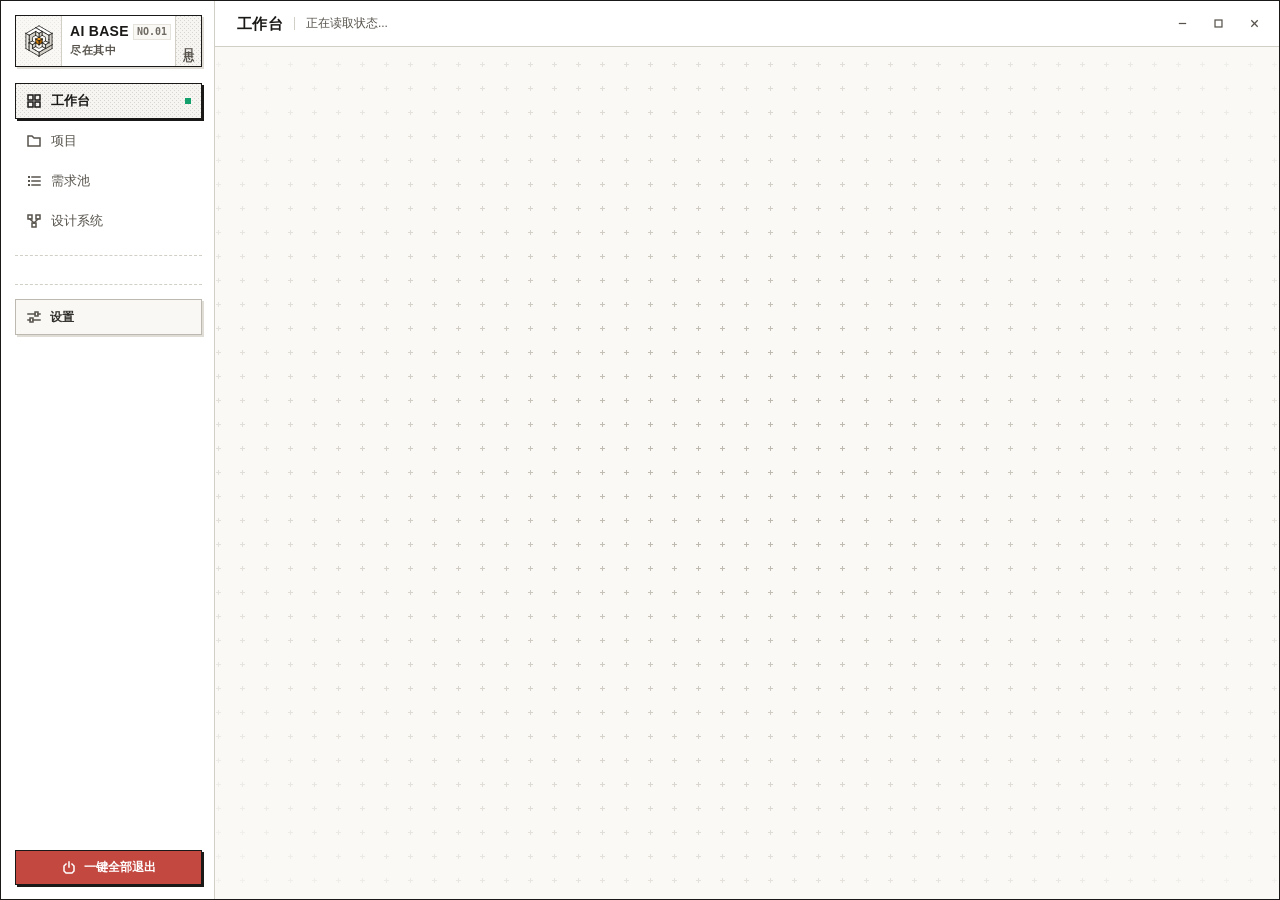
<file: 页面代码/index.html>
<!DOCTYPE html>
<html lang="zh-CN">
<head>
  <meta charset="UTF-8" />
  <meta name="viewport" content="width=device-width, initial-scale=1.0" />
  <title>AI BASE</title>
  <link rel="stylesheet" href="界面样式.css" />
</head>
<body>
  <!-- SHARED 16×16 ARCHITECTURAL ANGULAR GLYPHS & PURE-VECTOR AI BASE ICON -->
  <svg xmlns="http://www.w3.org/2000/svg" style="display:none;" aria-hidden="true">
    <defs>
      <g id="ico-ai-std"><g transform="translate(50,50) scale(1.105) translate(-50,-50)">
<polygon points="50.0,12.0 58.23,16.75 50.0,21.5 41.77,16.75" fill="#FFFFFF" stroke="#FFFFFF" stroke-width="0.4" stroke-linejoin="miter" />
<line x1="50.0" y1="12.0" x2="58.23" y2="16.75" stroke="#1A1917" stroke-width="1.85" stroke-linecap="square" />
<line x1="50.0" y1="21.5" x2="41.77" y2="16.75" stroke="#1A1917" stroke-width="1.85" stroke-linecap="square" />
<line x1="41.77" y1="16.75" x2="50.0" y2="12.0" stroke="#1A1917" stroke-width="1.85" stroke-linecap="square" />
<polygon points="17.09,69.0 17.09,59.5 25.32,64.25 25.32,73.75" fill="#ECEAE4" stroke="#ECEAE4" stroke-width="0.4" stroke-linejoin="miter" />
<line x1="17.09" y1="69.0" x2="17.09" y2="59.5" stroke="#1A1917" stroke-width="1.85" stroke-linecap="square" />
<line x1="25.32" y1="64.25" x2="25.32" y2="73.75" stroke="#1A1917" stroke-width="1.85" stroke-linecap="square" />
<line x1="25.32" y1="73.75" x2="17.09" y2="69.0" stroke="#1A1917" stroke-width="1.85" stroke-linecap="square" />
<polygon points="50.0,40.5 58.23,45.25 50.0,50.0 41.77,45.25" style="fill:var(--core-top,#F09C24);stroke:var(--core-top,#F09C24);stroke-width:0.4;stroke-linejoin:miter" />
<line x1="50.0" y1="40.5" x2="58.23" y2="45.25" stroke="#1A1917" stroke-width="1.85" stroke-linecap="square" />
<line x1="58.23" y1="45.25" x2="50.0" y2="50.0" stroke="#1A1917" stroke-width="1.85" stroke-linecap="square" />
<line x1="50.0" y1="50.0" x2="41.77" y2="45.25" stroke="#1A1917" stroke-width="1.85" stroke-linecap="square" />
<line x1="41.77" y1="45.25" x2="50.0" y2="40.5" stroke="#1A1917" stroke-width="1.85" stroke-linecap="square" />
<polygon points="58.23,54.75 50.0,59.5 50.0,50.0 58.23,45.25" style="fill:var(--core-right,#AD6507);stroke:var(--core-right,#AD6507);stroke-width:0.4;stroke-linejoin:miter" />
<line x1="58.23" y1="54.75" x2="50.0" y2="59.5" stroke="#1A1917" stroke-width="1.85" stroke-linecap="square" />
<line x1="50.0" y1="59.5" x2="50.0" y2="50.0" stroke="#1A1917" stroke-width="1.85" stroke-linecap="square" />
<line x1="50.0" y1="50.0" x2="58.23" y2="45.25" stroke="#1A1917" stroke-width="1.85" stroke-linecap="square" />
<line x1="58.23" y1="45.25" x2="58.23" y2="54.75" stroke="#1A1917" stroke-width="1.85" stroke-linecap="square" />
<polygon points="41.77,54.75 41.77,45.25 50.0,50.0 50.0,59.5" style="fill:var(--core-left,#D4810F);stroke:var(--core-left,#D4810F);stroke-width:0.4;stroke-linejoin:miter" />
<line x1="41.77" y1="54.75" x2="41.77" y2="45.25" stroke="#1A1917" stroke-width="1.85" stroke-linecap="square" />
<line x1="41.77" y1="45.25" x2="50.0" y2="50.0" stroke="#1A1917" stroke-width="1.85" stroke-linecap="square" />
<line x1="50.0" y1="50.0" x2="50.0" y2="59.5" stroke="#1A1917" stroke-width="1.85" stroke-linecap="square" />
<line x1="50.0" y1="59.5" x2="41.77" y2="54.75" stroke="#1A1917" stroke-width="1.85" stroke-linecap="square" />
<polygon points="82.91,69.0 74.68,73.75 74.68,64.25 82.91,59.5" fill="#D2CFC7" stroke="#D2CFC7" stroke-width="0.4" stroke-linejoin="miter" />
<line x1="82.91" y1="69.0" x2="74.68" y2="73.75" stroke="#1A1917" stroke-width="1.85" stroke-linecap="square" />
<line x1="74.68" y1="64.25" x2="82.91" y2="59.5" stroke="#1A1917" stroke-width="1.85" stroke-linecap="square" />
<line x1="82.91" y1="59.5" x2="82.91" y2="69.0" stroke="#1A1917" stroke-width="1.85" stroke-linecap="square" />
<polygon points="41.77,16.75 50.0,21.5 41.77,26.25 33.55,21.5" fill="#FFFFFF" stroke="#FFFFFF" stroke-width="0.4" stroke-linejoin="miter" />
<line x1="41.77" y1="16.75" x2="50.0" y2="21.5" stroke="#1A1917" stroke-width="1.85" stroke-linecap="square" />
<line x1="33.55" y1="21.5" x2="41.77" y2="16.75" stroke="#1A1917" stroke-width="1.85" stroke-linecap="square" />
<polygon points="17.09,59.5 17.09,50.0 25.32,54.75 25.32,64.25" fill="#ECEAE4" stroke="#ECEAE4" stroke-width="0.4" stroke-linejoin="miter" />
<line x1="17.09" y1="59.5" x2="17.09" y2="50.0" stroke="#1A1917" stroke-width="1.85" stroke-linecap="square" />
<line x1="25.32" y1="54.75" x2="25.32" y2="64.25" stroke="#1A1917" stroke-width="1.85" stroke-linecap="square" />
<polygon points="58.23,16.75 66.45,21.5 58.23,26.25 50.0,21.5" fill="#FFFFFF" stroke="#FFFFFF" stroke-width="0.4" stroke-linejoin="miter" />
<line x1="58.23" y1="16.75" x2="66.45" y2="21.5" stroke="#1A1917" stroke-width="1.85" stroke-linecap="square" />
<line x1="58.23" y1="26.25" x2="50.0" y2="21.5" stroke="#1A1917" stroke-width="1.85" stroke-linecap="square" />
<polygon points="25.32,73.75 25.32,64.25 33.55,69.0 33.55,78.5" fill="#ECEAE4" stroke="#ECEAE4" stroke-width="0.4" stroke-linejoin="miter" />
<line x1="25.32" y1="73.75" x2="25.32" y2="64.25" stroke="#1A1917" stroke-width="1.85" stroke-linecap="square" />
<line x1="33.55" y1="78.5" x2="25.32" y2="73.75" stroke="#1A1917" stroke-width="1.85" stroke-linecap="square" />
<polygon points="82.91,59.5 74.68,64.25 74.68,54.75 82.91,50.0" fill="#D2CFC7" stroke="#D2CFC7" stroke-width="0.4" stroke-linejoin="miter" />
<line x1="82.91" y1="59.5" x2="74.68" y2="64.25" stroke="#1A1917" stroke-width="1.85" stroke-linecap="square" />
<line x1="82.91" y1="50.0" x2="82.91" y2="59.5" stroke="#1A1917" stroke-width="1.85" stroke-linecap="square" />
<polygon points="74.68,73.75 66.45,78.5 66.45,69.0 74.68,64.25" fill="#D2CFC7" stroke="#D2CFC7" stroke-width="0.4" stroke-linejoin="miter" />
<line x1="74.68" y1="73.75" x2="66.45" y2="78.5" stroke="#1A1917" stroke-width="1.85" stroke-linecap="square" />
<line x1="66.45" y1="69.0" x2="74.68" y2="64.25" stroke="#1A1917" stroke-width="1.85" stroke-linecap="square" />
<polygon points="33.55,21.5 41.77,26.25 33.55,31.0 25.32,26.25" fill="#FFFFFF" stroke="#FFFFFF" stroke-width="0.4" stroke-linejoin="miter" />
<line x1="41.77" y1="26.25" x2="33.55" y2="31.0" stroke="#1A1917" stroke-width="1.85" stroke-linecap="square" />
<line x1="25.32" y1="26.25" x2="33.55" y2="21.5" stroke="#1A1917" stroke-width="1.85" stroke-linecap="square" />
<polygon points="41.77,35.75 33.55,40.5 33.55,31.0 41.77,26.25" fill="#D2CFC7" stroke="#D2CFC7" stroke-width="0.4" stroke-linejoin="miter" />
<line x1="41.77" y1="35.75" x2="33.55" y2="40.5" stroke="#1A1917" stroke-width="1.85" stroke-linecap="square" />
<line x1="33.55" y1="31.0" x2="41.77" y2="26.25" stroke="#1A1917" stroke-width="1.85" stroke-linecap="square" />
<line x1="41.77" y1="26.25" x2="41.77" y2="35.75" stroke="#1A1917" stroke-width="1.85" stroke-linecap="square" />
<polygon points="33.55,50.0 25.32,54.75 25.32,45.25 33.55,40.5" fill="#D2CFC7" stroke="#D2CFC7" stroke-width="0.4" stroke-linejoin="miter" />
<line x1="33.55" y1="50.0" x2="25.32" y2="54.75" stroke="#1A1917" stroke-width="1.85" stroke-linecap="square" />
<line x1="25.32" y1="54.75" x2="25.32" y2="45.25" stroke="#1A1917" stroke-width="1.85" stroke-linecap="square" />
<line x1="33.55" y1="40.5" x2="33.55" y2="50.0" stroke="#1A1917" stroke-width="1.85" stroke-linecap="square" />
<polygon points="17.09,50.0 17.09,40.5 25.32,45.25 25.32,54.75" fill="#ECEAE4" stroke="#ECEAE4" stroke-width="0.4" stroke-linejoin="miter" />
<line x1="17.09" y1="50.0" x2="17.09" y2="40.5" stroke="#1A1917" stroke-width="1.85" stroke-linecap="square" />
<line x1="25.32" y1="45.25" x2="25.32" y2="54.75" stroke="#1A1917" stroke-width="1.85" stroke-linecap="square" />
<polygon points="50.0,21.5 58.23,26.25 50.0,31.0 41.77,26.25" fill="#FFFFFF" stroke="#FFFFFF" stroke-width="0.4" stroke-linejoin="miter" />
<line x1="50.0" y1="21.5" x2="58.23" y2="26.25" stroke="#1A1917" stroke-width="1.85" stroke-linecap="square" />
<line x1="58.23" y1="26.25" x2="50.0" y2="31.0" stroke="#1A1917" stroke-width="1.85" stroke-linecap="square" />
<line x1="50.0" y1="31.0" x2="41.77" y2="26.25" stroke="#1A1917" stroke-width="1.85" stroke-linecap="square" />
<polygon points="58.23,35.75 50.0,40.5 50.0,31.0 58.23,26.25" fill="#D2CFC7" stroke="#D2CFC7" stroke-width="0.4" stroke-linejoin="miter" />
<line x1="58.23" y1="35.75" x2="50.0" y2="40.5" stroke="#1A1917" stroke-width="1.85" stroke-linecap="square" />
<line x1="50.0" y1="40.5" x2="50.0" y2="31.0" stroke="#1A1917" stroke-width="1.85" stroke-linecap="square" />
<line x1="50.0" y1="31.0" x2="58.23" y2="26.25" stroke="#1A1917" stroke-width="1.85" stroke-linecap="square" />
<line x1="58.23" y1="26.25" x2="58.23" y2="35.75" stroke="#1A1917" stroke-width="1.85" stroke-linecap="square" />
<polygon points="41.77,35.75 41.77,26.25 50.0,31.0 50.0,40.5" fill="#ECEAE4" stroke="#ECEAE4" stroke-width="0.4" stroke-linejoin="miter" />
<line x1="41.77" y1="35.75" x2="41.77" y2="26.25" stroke="#1A1917" stroke-width="1.85" stroke-linecap="square" />
<line x1="41.77" y1="26.25" x2="50.0" y2="31.0" stroke="#1A1917" stroke-width="1.85" stroke-linecap="square" />
<line x1="50.0" y1="31.0" x2="50.0" y2="40.5" stroke="#1A1917" stroke-width="1.85" stroke-linecap="square" />
<line x1="50.0" y1="40.5" x2="41.77" y2="35.75" stroke="#1A1917" stroke-width="1.85" stroke-linecap="square" />
<polygon points="33.55,50.0 41.77,54.75 33.55,59.5 25.32,54.75" fill="#FFFFFF" stroke="#FFFFFF" stroke-width="0.4" stroke-linejoin="miter" />
<line x1="33.55" y1="50.0" x2="41.77" y2="54.75" stroke="#1A1917" stroke-width="1.85" stroke-linecap="square" />
<line x1="41.77" y1="54.75" x2="33.55" y2="59.5" stroke="#1A1917" stroke-width="1.85" stroke-linecap="square" />
<line x1="33.55" y1="59.5" x2="25.32" y2="54.75" stroke="#1A1917" stroke-width="1.85" stroke-linecap="square" />
<line x1="25.32" y1="54.75" x2="33.55" y2="50.0" stroke="#1A1917" stroke-width="1.85" stroke-linecap="square" />
<polygon points="41.77,64.25 33.55,69.0 33.55,59.5 41.77,54.75" fill="#D2CFC7" stroke="#D2CFC7" stroke-width="0.4" stroke-linejoin="miter" />
<line x1="41.77" y1="64.25" x2="33.55" y2="69.0" stroke="#1A1917" stroke-width="1.85" stroke-linecap="square" />
<line x1="33.55" y1="69.0" x2="33.55" y2="59.5" stroke="#1A1917" stroke-width="1.85" stroke-linecap="square" />
<line x1="33.55" y1="59.5" x2="41.77" y2="54.75" stroke="#1A1917" stroke-width="1.85" stroke-linecap="square" />
<line x1="41.77" y1="54.75" x2="41.77" y2="64.25" stroke="#1A1917" stroke-width="1.85" stroke-linecap="square" />
<polygon points="25.32,64.25 25.32,54.75 33.55,59.5 33.55,69.0" fill="#ECEAE4" stroke="#ECEAE4" stroke-width="0.4" stroke-linejoin="miter" />
<line x1="25.32" y1="64.25" x2="25.32" y2="54.75" stroke="#1A1917" stroke-width="1.85" stroke-linecap="square" />
<line x1="25.32" y1="54.75" x2="33.55" y2="59.5" stroke="#1A1917" stroke-width="1.85" stroke-linecap="square" />
<line x1="33.55" y1="59.5" x2="33.55" y2="69.0" stroke="#1A1917" stroke-width="1.85" stroke-linecap="square" />
<polygon points="66.45,21.5 74.68,26.25 66.45,31.0 58.23,26.25" fill="#FFFFFF" stroke="#FFFFFF" stroke-width="0.4" stroke-linejoin="miter" />
<line x1="66.45" y1="21.5" x2="74.68" y2="26.25" stroke="#1A1917" stroke-width="1.85" stroke-linecap="square" />
<line x1="66.45" y1="31.0" x2="58.23" y2="26.25" stroke="#1A1917" stroke-width="1.85" stroke-linecap="square" />
<polygon points="58.23,35.75 58.23,26.25 66.45,31.0 66.45,40.5" fill="#ECEAE4" stroke="#ECEAE4" stroke-width="0.4" stroke-linejoin="miter" />
<line x1="58.23" y1="35.75" x2="58.23" y2="26.25" stroke="#1A1917" stroke-width="1.85" stroke-linecap="square" />
<line x1="58.23" y1="26.25" x2="66.45" y2="31.0" stroke="#1A1917" stroke-width="1.85" stroke-linecap="square" />
<line x1="66.45" y1="40.5" x2="58.23" y2="35.75" stroke="#1A1917" stroke-width="1.85" stroke-linecap="square" />
<polygon points="41.77,64.25 50.0,69.0 41.77,73.75 33.55,69.0" fill="#FFFFFF" stroke="#FFFFFF" stroke-width="0.4" stroke-linejoin="miter" />
<line x1="41.77" y1="64.25" x2="50.0" y2="69.0" stroke="#1A1917" stroke-width="1.85" stroke-linecap="square" />
<line x1="41.77" y1="73.75" x2="33.55" y2="69.0" stroke="#1A1917" stroke-width="1.85" stroke-linecap="square" />
<line x1="33.55" y1="69.0" x2="41.77" y2="64.25" stroke="#1A1917" stroke-width="1.85" stroke-linecap="square" />
<polygon points="33.55,78.5 33.55,69.0 41.77,73.75 41.77,83.25" fill="#ECEAE4" stroke="#ECEAE4" stroke-width="0.4" stroke-linejoin="miter" />
<line x1="33.55" y1="69.0" x2="41.77" y2="73.75" stroke="#1A1917" stroke-width="1.85" stroke-linecap="square" />
<line x1="41.77" y1="83.25" x2="33.55" y2="78.5" stroke="#1A1917" stroke-width="1.85" stroke-linecap="square" />
<polygon points="82.91,50.0 74.68,54.75 74.68,45.25 82.91,40.5" fill="#D2CFC7" stroke="#D2CFC7" stroke-width="0.4" stroke-linejoin="miter" />
<line x1="74.68" y1="54.75" x2="74.68" y2="45.25" stroke="#1A1917" stroke-width="1.85" stroke-linecap="square" />
<line x1="82.91" y1="40.5" x2="82.91" y2="50.0" stroke="#1A1917" stroke-width="1.85" stroke-linecap="square" />
<polygon points="66.45,50.0 66.45,40.5 74.68,45.25 74.68,54.75" fill="#ECEAE4" stroke="#ECEAE4" stroke-width="0.4" stroke-linejoin="miter" />
<line x1="66.45" y1="50.0" x2="66.45" y2="40.5" stroke="#1A1917" stroke-width="1.85" stroke-linecap="square" />
<line x1="74.68" y1="45.25" x2="74.68" y2="54.75" stroke="#1A1917" stroke-width="1.85" stroke-linecap="square" />
<line x1="74.68" y1="54.75" x2="66.45" y2="50.0" stroke="#1A1917" stroke-width="1.85" stroke-linecap="square" />
<polygon points="66.45,50.0 74.68,54.75 66.45,59.5 58.23,54.75" fill="#FFFFFF" stroke="#FFFFFF" stroke-width="0.4" stroke-linejoin="miter" />
<line x1="66.45" y1="50.0" x2="74.68" y2="54.75" stroke="#1A1917" stroke-width="1.85" stroke-linecap="square" />
<line x1="74.68" y1="54.75" x2="66.45" y2="59.5" stroke="#1A1917" stroke-width="1.85" stroke-linecap="square" />
<line x1="66.45" y1="59.5" x2="58.23" y2="54.75" stroke="#1A1917" stroke-width="1.85" stroke-linecap="square" />
<line x1="58.23" y1="54.75" x2="66.45" y2="50.0" stroke="#1A1917" stroke-width="1.85" stroke-linecap="square" />
<polygon points="74.68,64.25 66.45,69.0 66.45,59.5 74.68,54.75" fill="#D2CFC7" stroke="#D2CFC7" stroke-width="0.4" stroke-linejoin="miter" />
<line x1="74.68" y1="64.25" x2="66.45" y2="69.0" stroke="#1A1917" stroke-width="1.85" stroke-linecap="square" />
<line x1="66.45" y1="69.0" x2="66.45" y2="59.5" stroke="#1A1917" stroke-width="1.85" stroke-linecap="square" />
<line x1="66.45" y1="59.5" x2="74.68" y2="54.75" stroke="#1A1917" stroke-width="1.85" stroke-linecap="square" />
<polygon points="58.23,64.25 58.23,54.75 66.45,59.5 66.45,69.0" fill="#ECEAE4" stroke="#ECEAE4" stroke-width="0.4" stroke-linejoin="miter" />
<line x1="58.23" y1="64.25" x2="58.23" y2="54.75" stroke="#1A1917" stroke-width="1.85" stroke-linecap="square" />
<line x1="58.23" y1="54.75" x2="66.45" y2="59.5" stroke="#1A1917" stroke-width="1.85" stroke-linecap="square" />
<line x1="66.45" y1="59.5" x2="66.45" y2="69.0" stroke="#1A1917" stroke-width="1.85" stroke-linecap="square" />
<line x1="66.45" y1="69.0" x2="58.23" y2="64.25" stroke="#1A1917" stroke-width="1.85" stroke-linecap="square" />
<polygon points="58.23,64.25 66.45,69.0 58.23,73.75 50.0,69.0" fill="#FFFFFF" stroke="#FFFFFF" stroke-width="0.4" stroke-linejoin="miter" />
<line x1="58.23" y1="64.25" x2="66.45" y2="69.0" stroke="#1A1917" stroke-width="1.85" stroke-linecap="square" />
<line x1="66.45" y1="69.0" x2="58.23" y2="73.75" stroke="#1A1917" stroke-width="1.85" stroke-linecap="square" />
<line x1="50.0" y1="69.0" x2="58.23" y2="64.25" stroke="#1A1917" stroke-width="1.85" stroke-linecap="square" />
<polygon points="66.45,78.5 58.23,83.25 58.23,73.75 66.45,69.0" fill="#D2CFC7" stroke="#D2CFC7" stroke-width="0.4" stroke-linejoin="miter" />
<line x1="66.45" y1="78.5" x2="58.23" y2="83.25" stroke="#1A1917" stroke-width="1.85" stroke-linecap="square" />
<line x1="58.23" y1="73.75" x2="66.45" y2="69.0" stroke="#1A1917" stroke-width="1.85" stroke-linecap="square" />
<polygon points="25.32,26.25 33.55,31.0 25.32,35.75 17.09,31.0" fill="#FFFFFF" stroke="#FFFFFF" stroke-width="0.4" stroke-linejoin="miter" />
<line x1="33.55" y1="31.0" x2="25.32" y2="35.75" stroke="#1A1917" stroke-width="1.85" stroke-linecap="square" />
<line x1="25.32" y1="35.75" x2="17.09" y2="31.0" stroke="#1A1917" stroke-width="1.85" stroke-linecap="square" />
<line x1="17.09" y1="31.0" x2="25.32" y2="26.25" stroke="#1A1917" stroke-width="1.85" stroke-linecap="square" />
<polygon points="33.55,40.5 25.32,45.25 25.32,35.75 33.55,31.0" fill="#D2CFC7" stroke="#D2CFC7" stroke-width="0.4" stroke-linejoin="miter" />
<line x1="25.32" y1="45.25" x2="25.32" y2="35.75" stroke="#1A1917" stroke-width="1.85" stroke-linecap="square" />
<line x1="25.32" y1="35.75" x2="33.55" y2="31.0" stroke="#1A1917" stroke-width="1.85" stroke-linecap="square" />
<polygon points="17.09,40.5 17.09,31.0 25.32,35.75 25.32,45.25" fill="#ECEAE4" stroke="#ECEAE4" stroke-width="0.4" stroke-linejoin="miter" />
<line x1="17.09" y1="40.5" x2="17.09" y2="31.0" stroke="#1A1917" stroke-width="1.85" stroke-linecap="square" />
<line x1="17.09" y1="31.0" x2="25.32" y2="35.75" stroke="#1A1917" stroke-width="1.85" stroke-linecap="square" />
<line x1="25.32" y1="35.75" x2="25.32" y2="45.25" stroke="#1A1917" stroke-width="1.85" stroke-linecap="square" />
<polygon points="74.68,26.25 82.91,31.0 74.68,35.75 66.45,31.0" fill="#FFFFFF" stroke="#FFFFFF" stroke-width="0.4" stroke-linejoin="miter" />
<line x1="74.68" y1="26.25" x2="82.91" y2="31.0" stroke="#1A1917" stroke-width="1.85" stroke-linecap="square" />
<line x1="82.91" y1="31.0" x2="74.68" y2="35.75" stroke="#1A1917" stroke-width="1.85" stroke-linecap="square" />
<line x1="74.68" y1="35.75" x2="66.45" y2="31.0" stroke="#1A1917" stroke-width="1.85" stroke-linecap="square" />
<polygon points="82.91,40.5 74.68,45.25 74.68,35.75 82.91,31.0" fill="#D2CFC7" stroke="#D2CFC7" stroke-width="0.4" stroke-linejoin="miter" />
<line x1="74.68" y1="45.25" x2="74.68" y2="35.75" stroke="#1A1917" stroke-width="1.85" stroke-linecap="square" />
<line x1="74.68" y1="35.75" x2="82.91" y2="31.0" stroke="#1A1917" stroke-width="1.85" stroke-linecap="square" />
<line x1="82.91" y1="31.0" x2="82.91" y2="40.5" stroke="#1A1917" stroke-width="1.85" stroke-linecap="square" />
<polygon points="66.45,40.5 66.45,31.0 74.68,35.75 74.68,45.25" fill="#ECEAE4" stroke="#ECEAE4" stroke-width="0.4" stroke-linejoin="miter" />
<line x1="66.45" y1="31.0" x2="74.68" y2="35.75" stroke="#1A1917" stroke-width="1.85" stroke-linecap="square" />
<line x1="74.68" y1="35.75" x2="74.68" y2="45.25" stroke="#1A1917" stroke-width="1.85" stroke-linecap="square" />
<polygon points="50.0,69.0 58.23,73.75 50.0,78.5 41.77,73.75" fill="#FFFFFF" stroke="#FFFFFF" stroke-width="0.4" stroke-linejoin="miter" />
<line x1="58.23" y1="73.75" x2="50.0" y2="78.5" stroke="#1A1917" stroke-width="1.85" stroke-linecap="square" />
<line x1="50.0" y1="78.5" x2="41.77" y2="73.75" stroke="#1A1917" stroke-width="1.85" stroke-linecap="square" />
<polygon points="58.23,83.25 50.0,88.0 50.0,78.5 58.23,73.75" fill="#D2CFC7" stroke="#D2CFC7" stroke-width="0.4" stroke-linejoin="miter" />
<line x1="58.23" y1="83.25" x2="50.0" y2="88.0" stroke="#1A1917" stroke-width="1.85" stroke-linecap="square" />
<line x1="50.0" y1="88.0" x2="50.0" y2="78.5" stroke="#1A1917" stroke-width="1.85" stroke-linecap="square" />
<line x1="50.0" y1="78.5" x2="58.23" y2="73.75" stroke="#1A1917" stroke-width="1.85" stroke-linecap="square" />
<polygon points="41.77,83.25 41.77,73.75 50.0,78.5 50.0,88.0" fill="#ECEAE4" stroke="#ECEAE4" stroke-width="0.4" stroke-linejoin="miter" />
<line x1="41.77" y1="73.75" x2="50.0" y2="78.5" stroke="#1A1917" stroke-width="1.85" stroke-linecap="square" />
<line x1="50.0" y1="78.5" x2="50.0" y2="88.0" stroke="#1A1917" stroke-width="1.85" stroke-linecap="square" />
<line x1="50.0" y1="88.0" x2="41.77" y2="83.25" stroke="#1A1917" stroke-width="1.85" stroke-linecap="square" />
</g></g>
      <symbol id="g-power" viewBox="0 0 16 16" fill="none" stroke="currentColor" stroke-width="1.5" stroke-linecap="square" stroke-linejoin="miter">
        <line x1="8" y1="2" x2="8" y2="7" />
        <polyline points="5,4 3,6 3,11 5,13 11,13 13,11 13,6 11,4" />
      </symbol>
      <symbol id="g-refresh" viewBox="0 0 16 16" fill="none" stroke="currentColor" stroke-width="1.5" stroke-linecap="square" stroke-linejoin="miter">
        <path d="M12.5 5.5a5 5 0 1 0 .25 4.85" />
        <path d="M13 2.5V6H9.5" />
      </symbol>
      <symbol id="g-search" viewBox="0 0 16 16" fill="none" stroke="currentColor" stroke-width="1.5" stroke-linecap="square" stroke-linejoin="miter">
        <polygon points="5,2 9,2 11,4 11,8 9,10 5,10 3,8 3,4" />
        <line x1="10" y1="9" x2="14" y2="13" />
      </symbol>
      <symbol id="g-play" viewBox="0 0 16 16" fill="currentColor" stroke="none">
        <polygon points="4,3 13,8 4,13" />
      </symbol>
      <symbol id="g-crop" viewBox="0 0 16 16" fill="none" stroke="currentColor" stroke-width="1.5" stroke-linecap="square" stroke-linejoin="miter">
        <polyline points="5,2 5,11 14,11" />
        <polyline points="2,5 11,5 11,14" />
      </symbol>
      <symbol id="g-mic" viewBox="0 0 16 16" fill="none" stroke="currentColor" stroke-width="1.5" stroke-linecap="square" stroke-linejoin="miter">
        <rect x="6" y="2" width="4" height="7" />
        <polyline points="3,7 3,10 5,11 11,11 13,10 13,7" />
        <line x1="8" y1="11" x2="8" y2="14" />
        <line x1="5" y1="14" x2="11" y2="14" />
      </symbol>
      <symbol id="g-close" viewBox="0 0 16 16" fill="none" stroke="currentColor" stroke-width="1.5" stroke-linecap="square">
        <line x1="4" y1="4" x2="12" y2="12" />
        <line x1="12" y1="4" x2="4" y2="12" />
      </symbol>
      <symbol id="g-check" viewBox="0 0 16 16" fill="none" stroke="currentColor" stroke-width="1.5" stroke-linecap="square" stroke-linejoin="miter">
        <polyline points="3,8 6,11 13,4" />
      </symbol>
      <symbol id="g-chev" viewBox="0 0 16 16" fill="none" stroke="currentColor" stroke-width="1.5" stroke-linecap="square" stroke-linejoin="miter">
        <polyline points="4,6 8,10 12,6" />
      </symbol>
      <symbol id="g-trash" viewBox="0 0 16 16" fill="none" stroke="currentColor" stroke-width="1.5" stroke-linecap="square" stroke-linejoin="miter">
        <line x1="2" y1="4" x2="14" y2="4" />
        <polyline points="6,4 6,2 10,2 10,4" />
        <rect x="4" y="4" width="8" height="10" />
        <line x1="7" y1="7" x2="7" y2="11" />
        <line x1="9" y1="7" x2="9" y2="11" />
      </symbol>
      <symbol id="g-bolt" viewBox="0 0 16 16" fill="none" stroke="currentColor" stroke-width="1.5" stroke-linecap="square" stroke-linejoin="miter">
        <polygon points="9,2 3,9 8,9 7,14 13,7 8,7" />
      </symbol>
      <symbol id="g-node" viewBox="0 0 16 16" fill="none" stroke="currentColor" stroke-width="1.5" stroke-linecap="square" stroke-linejoin="miter">
        <rect x="2" y="2" width="4" height="4" />
        <rect x="10" y="2" width="4" height="4" />
        <rect x="6" y="10" width="4" height="4" />
        <line x1="4" y1="6" x2="8" y2="10" />
        <line x1="12" y1="6" x2="8" y2="10" />
      </symbol>
      <symbol id="g-ext" viewBox="0 0 16 16" fill="none" stroke="currentColor" stroke-width="1.5" stroke-linecap="square" stroke-linejoin="miter">
        <polyline points="9,3 13,3 13,7" />
        <line x1="7" y1="9" x2="13" y2="3" />
        <polyline points="12,10 12,13 3,13 3,4 6,4" />
      </symbol>
      <symbol id="g-plus" viewBox="0 0 16 16" fill="none" stroke="currentColor" stroke-width="1.5" stroke-linecap="square">
        <line x1="8" y1="3" x2="8" y2="13" />
        <line x1="3" y1="8" x2="13" y2="8" />
      </symbol>
      <symbol id="g-more" viewBox="0 0 16 16" fill="currentColor" stroke="none">
        <rect x="2.5" y="7" width="2" height="2" />
        <rect x="7" y="7" width="2" height="2" />
        <rect x="11.5" y="7" width="2" height="2" />
      </symbol>
      <symbol id="g-edit" viewBox="0 0 16 16" fill="none" stroke="currentColor" stroke-width="1.5" stroke-linecap="square" stroke-linejoin="miter">
        <line x1="8" y1="13" x2="14" y2="13" />
        <polygon points="11,2 14,5 6,13 3,13 3,10" />
      </symbol>
      <symbol id="g-sync" viewBox="0 0 16 16" fill="none" stroke="currentColor" stroke-width="1.5" stroke-linecap="square" stroke-linejoin="miter">
        <polyline points="3,7 3,3 12,3 13,4" />
        <polyline points="10,5 13,3" />
        <polyline points="13,9 13,13 4,13 3,12" />
        <polyline points="6,11 3,13" />
      </symbol>
      <symbol id="g-copy" viewBox="0 0 16 16" fill="none" stroke="currentColor" stroke-width="1.5" stroke-linecap="square" stroke-linejoin="miter">
        <rect x="6" y="6" width="8" height="8" />
        <polyline points="4,10 2,10 2,2 10,2 10,4" />
      </symbol>
      <symbol id="g-folder" viewBox="0 0 16 16" fill="none" stroke="currentColor" stroke-width="1.5" stroke-linecap="square" stroke-linejoin="miter">
        <polygon points="2,3 6,3 8,5 14,5 14,13 2,13" />
      </symbol>
      <symbol id="g-key" viewBox="0 0 16 16" fill="none" stroke="currentColor" stroke-width="1.5" stroke-linecap="square" stroke-linejoin="miter">
        <rect x="2" y="8" width="5" height="5" />
        <polyline points="7,9 14,2" />
        <line x1="11" y1="5" x2="13" y2="7" />
      </symbol>
      <symbol id="g-ledger" viewBox="0 0 16 16" fill="none" stroke="currentColor" stroke-width="1.5" stroke-linecap="square" stroke-linejoin="miter">
        <rect x="3" y="2" width="10" height="12" />
        <line x1="6" y1="2" x2="6" y2="14" />
        <line x1="8" y1="5" x2="11" y2="5" />
        <line x1="8" y1="8" x2="11" y2="8" />
        <line x1="8" y1="11" x2="10" y2="11" />
      </symbol>
      <symbol id="g-switch" viewBox="0 0 16 16" fill="none" stroke="currentColor" stroke-width="1.5" stroke-linecap="square" stroke-linejoin="miter">
        <line x1="2" y1="5" x2="13" y2="5" />
        <polyline points="10,2 13,5 10,8" />
        <line x1="14" y1="11" x2="3" y2="11" />
        <polyline points="6,8 3,11 6,14" />
      </symbol>
      <symbol id="g-monitor" viewBox="0 0 16 16" fill="none" stroke="currentColor" stroke-width="1.5" stroke-linecap="square" stroke-linejoin="miter">
        <rect x="2" y="2" width="12" height="9" />
        <line x1="8" y1="11" x2="8" y2="14" />
        <line x1="5" y1="14" x2="11" y2="14" />
      </symbol>
      <symbol id="g-eye" viewBox="0 0 16 16" fill="none" stroke="currentColor" stroke-width="1.5" stroke-linecap="square" stroke-linejoin="miter">
        <polygon points="2,8 5,4 11,4 14,8 11,12 5,12" />
        <rect x="7" y="7" width="2" height="2" fill="currentColor" />
      </symbol>
      <symbol id="g-eye-off" viewBox="0 0 16 16" fill="none" stroke="currentColor" stroke-width="1.5" stroke-linecap="square" stroke-linejoin="miter">
        <polygon points="2,8 5,4 11,4 14,8 11,12 5,12" />
        <line x1="2" y1="2" x2="14" y2="14" />
      </symbol>
      <symbol id="g-pin" viewBox="0 0 16 16" fill="none" stroke="currentColor" stroke-width="1.5" stroke-linecap="square" stroke-linejoin="miter">
        <rect x="4" y="2" width="8" height="4" />
        <polygon points="5,6 11,6 12,10 4,10" />
        <line x1="8" y1="10" x2="8" y2="14" />
      </symbol>
      <symbol id="g-workspace" viewBox="0 0 16 16" fill="none" stroke="currentColor" stroke-width="1.5" stroke-linecap="square" stroke-linejoin="miter">
        <rect x="2" y="2" width="5" height="5" />
        <rect x="9" y="2" width="5" height="5" />
        <rect x="2" y="9" width="5" height="5" />
        <rect x="9" y="9" width="5" height="5" />
      </symbol>
      <symbol id="g-list" viewBox="0 0 16 16" fill="none" stroke="currentColor" stroke-width="1.5" stroke-linecap="square" stroke-linejoin="miter">
        <rect x="2" y="3" width="2" height="2" fill="currentColor" stroke="none" />
        <rect x="2" y="7" width="2" height="2" fill="currentColor" stroke="none" />
        <rect x="2" y="11" width="2" height="2" fill="currentColor" stroke="none" />
        <line x1="6" y1="4" x2="14" y2="4" />
        <line x1="6" y1="8" x2="14" y2="8" />
        <line x1="6" y1="12" x2="14" y2="12" />
      </symbol>
      <symbol id="g-sliders" viewBox="0 0 16 16" fill="none" stroke="currentColor" stroke-width="1.5" stroke-linecap="square" stroke-linejoin="miter">
        <line x1="2" y1="5" x2="9" y2="5" />
        <rect x="9" y="3" width="3" height="4" />
        <line x1="12" y1="5" x2="14" y2="5" />
        <line x1="2" y1="11" x2="4" y2="11" />
        <rect x="4" y="9" width="3" height="4" />
        <line x1="7" y1="11" x2="14" y2="11" />
      </symbol>
      <symbol id="g-term" viewBox="0 0 16 16" fill="none" stroke="currentColor" stroke-width="1.5" stroke-linecap="square" stroke-linejoin="miter">
        <rect x="2" y="2" width="12" height="12" />
        <polyline points="5,6 8,8.5 5,11" />
        <line x1="9" y1="11" x2="12" y2="11" />
      </symbol>
      <symbol id="g-grip" viewBox="0 0 16 16" fill="currentColor" stroke="none">
        <rect x="5" y="3" width="2" height="2" />
        <rect x="9" y="3" width="2" height="2" />
        <rect x="5" y="7" width="2" height="2" />
        <rect x="9" y="7" width="2" height="2" />
        <rect x="5" y="11" width="2" height="2" />
        <rect x="9" y="11" width="2" height="2" />
      </symbol>
    </defs>
  </svg>

  <div class="window-frame">
    <!-- LEFT PURE WHITE SIDEBAR -->
    <aside class="sidebar">
      <div class="sidebar-top drag-region">
        <div class="brand-plate">
          <div class="brand-icon-cell">
            <svg class="brand-svg" viewBox="0 0 100 100" aria-hidden="true"><use href="#ico-ai-std" /></svg>
          </div>
          <div class="brand-meta">
            <div class="brand-name-row">
              <div class="brand-name">AI BASE</div>
              <span class="brand-no mono">NO.01</span>
            </div>
            <div class="brand-sub">尽在其中</div>
          </div>
          <button type="button" id="brand-log-btn" class="brand-log-tab no-drag" data-act="openChangelog" title="更新日志 · v5.9.4" aria-label="查看更新日志">日志</button>
        </div>
      </div>

      <nav class="nav-list" aria-label="主导航">
        <button class="nav-item active" data-tab="workspace" aria-current="page">
          <span class="nav-left">
            <svg class="ic" viewBox="0 0 16 16"><use href="#g-workspace"/></svg>
            <span class="nav-label">工作台</span>
          </span>
          <span class="nav-active-dot" aria-hidden="true"></span>
        </button>
        <button class="nav-item" data-tab="projects">
          <span class="nav-left">
            <svg class="ic" viewBox="0 0 16 16"><use href="#g-folder"/></svg>
            <span class="nav-label">项目</span>
          </span>
          <span class="nav-active-dot" aria-hidden="true"></span>
        </button>
        <button class="nav-item" data-tab="backlog">
          <span class="nav-left">
            <svg class="ic" viewBox="0 0 16 16"><use href="#g-list"/></svg>
            <span class="nav-label">需求池</span>
          </span>
          <span class="nav-active-dot" aria-hidden="true"></span>
        </button>
        <button class="nav-item" data-tab="design">
          <span class="nav-left">
            <svg class="ic" viewBox="0 0 16 16"><use href="#g-node"/></svg>
            <span class="nav-label">设计系统</span>
          </span>
          <span class="nav-active-dot" aria-hidden="true"></span>
        </button>
      </nav>

      <section id="sidebar-tools" class="sidebar-tools" aria-label="快捷工具"></section>

      <div class="sidebar-settings">
        <button type="button" id="open-settings" class="tool-tile" data-act="openSettings" aria-haspopup="dialog">
          <span class="tool-tile-left">
            <svg class="ic" viewBox="0 0 16 16" aria-hidden="true"><use href="#g-sliders"/></svg>
            <span>设置</span>
          </span>
        </button>
      </div>
      <button id="btn-batch-exit" class="sidebar-action-btn sidebar-exit-btn">
        <svg class="ic" viewBox="0 0 16 16" aria-hidden="true"><use href="#g-power"/></svg>
        <span>一键全部退出</span>
      </button>
    </aside>

    <!-- RIGHT RADIAL-FADE ARCHITECTURAL CROSSHAIR WORKSPACE -->
    <section class="main-pane">
      <div class="canvas-bg-layer" aria-hidden="true"></div>

      <header class="main-header drag-region">
        <div class="header-left">
          <h1 id="view-title">工作台</h1>
          <span id="view-sub" class="header-sub">正在读取状态...</span>
        </div>
        <div class="header-right no-drag">
          <div id="header-actions" class="header-actions"></div>
          <div class="win-controls">
            <button id="win-min" class="win-btn" title="最小化" aria-label="最小化">
              <svg viewBox="0 0 12 12"><line x1="2" y1="6" x2="10" y2="6"/></svg>
            </button>
            <button id="win-max" class="win-btn" title="最大化" aria-label="最大化">
              <svg viewBox="0 0 12 12"><rect x="2.2" y="2.2" width="7.6" height="7.6"/></svg>
            </button>
            <button id="win-close" class="win-btn win-btn-close" title="关闭" aria-label="关闭">
              <svg viewBox="0 0 12 12"><line x1="2.5" y1="2.5" x2="9.5" y2="9.5"/><line x1="9.5" y1="2.5" x2="2.5" y2="9.5"/></svg>
            </button>
          </div>
        </div>
      </header>

      <main id="view-content" class="view-content"></main>
      <div id="design-view" class="design-view" hidden>
        <p id="design-loading" class="design-loading" role="status">正在加载设计系统…</p>
      </div>
    </section>
  </div>

  <!-- Floating Popover Menu -->
  <div id="popover-menu" class="popover-menu hidden"></div>

  <!-- Generic Modal Host -->
  <div id="settings-backdrop" class="modal-backdrop settings-backdrop hidden">
    <section id="settings-dialog" class="modal-dialog modal-settings" role="dialog" aria-modal="true" aria-labelledby="settings-title">
      <header class="modal-header">
        <h3 id="settings-title">设置</h3>
        <div class="tool-actions" id="settings-actions"></div>
      </header>
      <div class="modal-split">
        <nav class="modal-section-nav" aria-label="设置分类">
          <button type="button" class="modal-section-btn is-active" data-act="settingsSection" data-id="settings-hotkeys" aria-controls="settings-content" aria-pressed="true">
            <span class="modal-section-label">热键与提醒</span><span class="modal-section-dot" aria-hidden="true"></span>
          </button>
          <button type="button" class="modal-section-btn" data-act="settingsSection" data-id="settings-stash" aria-controls="settings-content" aria-pressed="false">
            <span class="modal-section-label">桌面收纳</span><span class="modal-section-dot" aria-hidden="true"></span>
          </button>
          <button type="button" class="modal-section-btn" data-act="settingsSection" data-id="settings-uninstall" aria-controls="settings-content" aria-pressed="false">
            <span class="modal-section-label">软件卸载</span><span class="modal-section-dot" aria-hidden="true"></span>
          </button>
          <button type="button" class="modal-section-btn" data-act="settingsSection" data-id="settings-system" aria-controls="settings-content" aria-pressed="false">
            <span class="modal-section-label">常驻与备份</span><span class="modal-section-dot" aria-hidden="true"></span>
          </button>
        </nav>
        <div id="settings-content" class="settings-content"></div>
      </div>
    </section>
  </div>
  <div id="modal-backdrop" class="modal-backdrop hidden">
    <div id="modal-dialog" class="modal-dialog" role="dialog" aria-modal="true"></div>
  </div>

  <!-- Tooltip & Fusion Toast Host -->
  <div id="tip-bubble" class="tip-bubble" role="tooltip"></div>
  <div id="toast-host" class="toast-host" aria-live="polite"></div>

  <script src="工作台交互.js"></script>
</body>
</html>
</file>
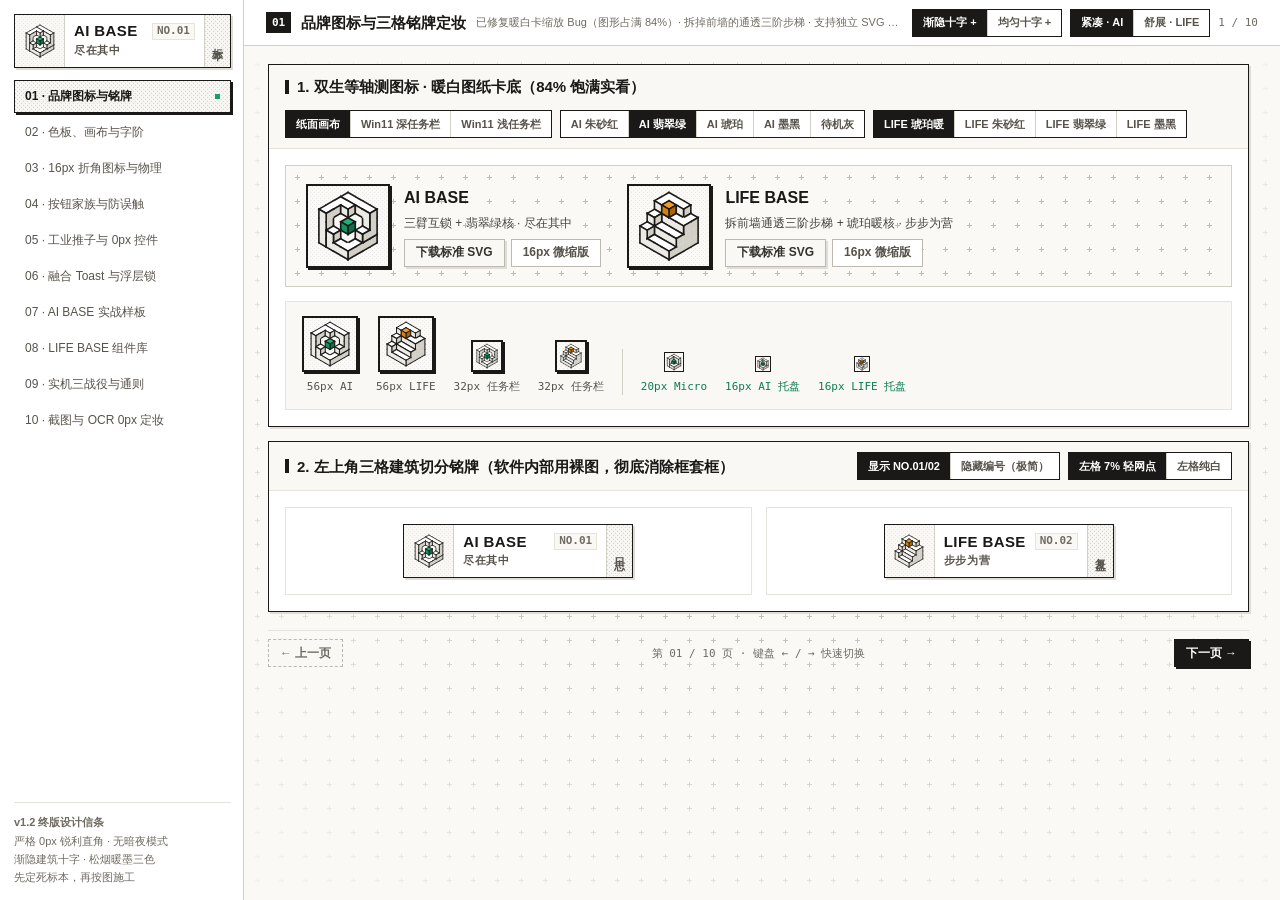
<file: 设计系统标本.html>
<!DOCTYPE html>
<html lang="zh-CN">
<head>
  <meta charset="UTF-8" />
  <meta name="viewport" content="width=device-width, initial-scale=1.0" />
  <title>AI BASE &amp; LIFE BASE · Design System 终版标本 (v1.2)</title>
  <style>
    /* ==========================================================================
       AI BASE / LIFE BASE — UNIFIED DESIGN SYSTEM v1.2 (LIGHT ONLY)
       核心 DNA：0px 锐利直角 · 渐隐建筑十字画布 · 松烟暖墨 · 45° 斜向网点 · 严格整数排版
       ========================================================================== */
    :root {
      /* === Layer 1: Primitive Tokens (暖墨纸本原语) === */
      --p-white: #FFFFFF;
      --p-canvas: #FAF9F6;
      --p-paper: #FAF8F5;
      --p-hover: #F3F1EC;
      --p-tone-bg: #F6F5F1;
      --p-tone-hover: #ECEAE3;

      --p-ink-900: #1A1917;       /* 松烟暖墨主黑 */
      --p-ink-800: #2C2A27;       /* 主按钮悬停墨灰 */
      --p-ink-700: #33312D;       /* 正文深墨 */
      --p-ink-500: #57534C;       /* 次级说明 */
      --p-ink-400: #6F6B63;       /* 弱信息 (AA 对比度达标) */
      --p-line-300: #BDB9B0;      /* 控件强边 */
      --p-line-200: #D2CFC7;      /* 建筑结构线 */
      --p-line-100: #E5E3DC;      /* 内部发丝线 */
      --p-shadow-l1: #DFDDD6;     /* L1 暖石灰微影 */

      --p-ok-700: #0C7C52;
      --p-ok-500: #14A06D;
      --p-ok-200: #A5D6C2;
      --p-warn-700: #9A5005;
      --p-warn-500: #E38D17;
      --p-warn-200: #E8C592;
      --p-danger-700: #891E17;    /* 按下深砖红 */
      --p-danger-600: #A6261E;    /* 悬停正砖红 */
      --p-danger-500: #C24840;    /* AA 达标朱砂红 (白字对比度 4.89:1) */
      --p-danger-200: #E0B4B0;
      --p-danger-50: #FFFDFB;

      /* === Layer 2: Semantic Tokens === */
      --surface-white: var(--p-white);
      --surface-canvas: var(--p-canvas);
      --surface-paper: var(--p-paper);
      --surface-hover: var(--p-hover);
      --surface-tone: var(--p-tone-bg);
      --surface-tone-hover: var(--p-tone-hover);

      --ink: var(--p-ink-900);
      --ink-hover: var(--p-ink-800);
      --text-body: var(--p-ink-700);
      --text-secondary: var(--p-ink-500);
      --text-muted: var(--p-ink-400);

      --line-struct: var(--p-line-200);
      --line-subtle: var(--p-line-100);
      --line-control: var(--p-line-300);

      --ok: var(--p-ok-700);
      --ok-fill: var(--p-ok-500);
      --ok-border: var(--p-ok-200);
      --warn: var(--p-warn-700);
      --warn-fill: var(--p-warn-500);
      --warn-border: var(--p-warn-200);
      --danger: var(--p-danger-500);
      --danger-hover: var(--p-danger-600);
      --danger-press: var(--p-danger-700);
      --danger-border: var(--p-danger-200);
      --danger-tint: var(--p-danger-50);

      /* Elevation (严格 4 阶硬影) */
      --shadow-l1: 2px 2px 0 var(--p-shadow-l1);
      --shadow-l2: 2px 2px 0 var(--ink);
      --shadow-l3: 4px 4px 0 var(--ink);

      /* Typography (严格整数 6 阶，零半像素) */
      --font-sans: "Segoe UI Variable Text", "Segoe UI", "Microsoft YaHei UI", "PingFang SC", sans-serif;
      --font-mono: "Cascadia Mono", "Consolas", "SFMono-Regular", monospace;
      --fs-xs: 11px;
      --fs-sm: 12px;
      --fs-base: 13px;
      --fs-md: 15px;
      --fs-lg: 18px;
      --fs-kpi: 26px;

      /* SVG 像素肌理 (100/125/150/200% DPI 零摩尔纹) */
      /* 45° 斜向双点网点：焦点态 14% / 轻装饰 7% */
      --tone-strong: url("data:image/svg+xml,%3Csvg xmlns='http://www.w3.org/2000/svg' width='4' height='4'%3E%3Crect x='0' y='0' width='1' height='1' fill='%231A1917' fill-opacity='0.14'/%3E%3Crect x='2' y='2' width='1' height='1' fill='%231A1917' fill-opacity='0.14'/%3E%3C/svg%3E");
      --tone-light: url("data:image/svg+xml,%3Csvg xmlns='http://www.w3.org/2000/svg' width='4' height='4'%3E%3Crect x='0' y='0' width='1' height='1' fill='%231A1917' fill-opacity='0.075'/%3E%3Crect x='2' y='2' width='1' height='1' fill='%231A1917' fill-opacity='0.075'/%3E%3C/svg%3E");
      /* 8×8 crispEdges 45° 版画斜纹 */
      --hatch-svg: url("data:image/svg+xml,%3Csvg xmlns='http://www.w3.org/2000/svg' width='8' height='8' shape-rendering='crispEdges'%3E%3Cpath d='M-1,1 l2,-2 M0,8 l8,-8 M7,9 l2,-2' stroke='%231A1917' stroke-opacity='0.11' stroke-width='1'/%3E%3C/svg%3E");
      /* 24×24 建筑十字 + 肌理 */
      --crosshair-svg: url("data:image/svg+xml,%3Csvg xmlns='http://www.w3.org/2000/svg' width='24' height='24' shape-rendering='crispEdges'%3E%3Crect x='11' y='9' width='1' height='5' fill='%23BDB9AE'/%3E%3Crect x='9' y='11' width='5' height='1' fill='%23BDB9AE'/%3E%3C/svg%3E");

      /* 密度 Token：默认紧凑 (AI BASE)，可切换舒展 (LIFE BASE) */
      --space-card-pad: 16px;
      --space-gap: 14px;
      --row-h: 32px;

      /* Motion & Z-index */
      --t-press: 60ms;
      --t-fast: 90ms;
      --z-topbar: 20;
      --z-popover: 120;
      --z-modal: 220;
      --z-toast: 320;
      --z-tooltip: 420;
    }

    body[data-density="cozy"] {
      --space-card-pad: 22px;
      --space-gap: 18px;
      --row-h: 36px;
    }

    *, *::before, *::after {
      box-sizing: border-box;
      border-radius: 0 !important;
    }

    :focus-visible {
      outline: 2px solid var(--ink);
      outline-offset: 2px;
    }

    ::selection {
      background: var(--ink);
      color: var(--surface-white);
    }

    ::-webkit-scrollbar { width: 7px; height: 7px; }
    ::-webkit-scrollbar-track { background: transparent; }
    ::-webkit-scrollbar-thumb { background: #C5C2B8; }
    ::-webkit-scrollbar-thumb:hover { background: var(--ink); }

    html, body {
      margin: 0;
      padding: 0;
      height: 100%;
      overflow: hidden;
      background-color: var(--surface-canvas);
      color: var(--ink);
      font-family: var(--font-sans);
      font-size: var(--fs-base);
      line-height: 1.55;
      -webkit-font-smoothing: antialiased;
    }

    button, input, textarea { font-family: inherit; }
    button { cursor: pointer; }
    .mono {
      font-family: var(--font-mono);
      font-variant-numeric: tabular-nums;
      font-feature-settings: "zero" 1;
    }
    code {
      font-family: var(--font-mono);
      font-size: var(--fs-xs);
      background: var(--surface-paper);
      border: 1px solid var(--line-subtle);
      padding: 1px 5px;
      color: var(--ink);
    }

    /* 45° 斜网点材质工具类 */
    .tone-strong {
      background-color: var(--surface-tone);
      background-image: var(--tone-strong);
      background-size: 4px 4px;
    }
    .tone-light {
      background-color: var(--surface-paper);
      background-image: var(--tone-light);
      background-size: 4px 4px;
    }

    /* ==========================================================================
       SHELL LAYOUT & 渐隐建筑十字画布（中心清晰、向四周自然淡出）
       ========================================================================== */
    .shell {
      display: grid;
      grid-template-columns: 244px 1fr;
      height: 100vh;
      overflow: hidden;
    }

    .toc {
      background: var(--surface-white);
      border-right: 1px solid var(--line-struct);
      padding: 14px 12px 14px 14px;
      display: flex;
      flex-direction: column;
      gap: 12px;
      overflow-y: auto;
      z-index: 30;
    }

    /* 三格建筑切分铭牌 (v1.2 定妆) */
    .np-v12 {
      display: flex;
      align-items: stretch;
      border: 1.5px solid var(--ink);
      background: var(--surface-white);
      box-shadow: var(--shadow-l1);
      min-height: 54px;
      flex-shrink: 0;
    }
    .np-v12-icon {
      width: 50px;
      flex-shrink: 0;
      border-right: 1px solid var(--line-struct);
      display: grid;
      place-items: center;
      padding: 5px;
    }
    .np-v12-icon.cell-tone {
      background-color: var(--surface-paper);
      background-image: var(--tone-light);
      background-size: 4px 4px;
    }
    .np-v12-icon.cell-white {
      background: var(--surface-white);
    }
    .np-v12-text {
      flex: 1;
      min-width: 0;
      padding: 7px 9px;
      display: flex;
      flex-direction: column;
      justify-content: center;
      gap: 2px;
    }
    .np-v12-row {
      display: flex;
      align-items: center;
      justify-content: space-between;
      gap: 6px;
    }
    .np-v12-title {
      font-size: 15px;
      font-weight: 800;
      letter-spacing: 0.4px;
      line-height: 1.1;
      color: var(--ink);
      white-space: nowrap;
    }
    .np-v12-no {
      font-family: var(--font-mono);
      font-size: 11px;
      font-weight: 600;
      color: var(--text-muted);
      border: 1px solid var(--line-subtle);
      padding: 0 4px;
      line-height: 1.35;
      background: var(--surface-paper);
    }
    .hide-np-no .np-v12-no { display: none; }
    .np-v12-sub {
      font-size: 11px;
      font-weight: 600;
      color: var(--text-secondary);
      letter-spacing: 0.6px;
      white-space: nowrap;
    }
    .np-v12-spine {
      width: 26px;
      flex-shrink: 0;
      border: none;
      border-left: 1px solid var(--line-struct);
      writing-mode: vertical-rl;
      display: flex;
      align-items: center;
      justify-content: center;
      font-size: 11px;
      font-weight: 700;
      letter-spacing: 2px;
      color: var(--text-secondary);
      transition: background-color var(--t-fast) ease, color var(--t-fast) ease;
    }
    .np-v12-spine:hover {
      background-color: var(--surface-tone-hover);
      color: var(--ink);
    }
    .np-v12-spine.is-open {
      background: var(--ink);
      background-image: none;
      color: var(--surface-white);
    }

    .toc-nav {
      display: flex;
      flex-direction: column;
      gap: 3px;
    }
    .toc-btn {
      width: 100%;
      text-align: left;
      padding: 7px 10px;
      font-size: var(--fs-sm);
      font-weight: 500;
      color: var(--text-secondary);
      border: 1px solid transparent;
      background: transparent;
      display: flex;
      align-items: center;
      justify-content: space-between;
      gap: 8px;
      position: relative;
      transition: background-color var(--t-fast) ease, border-color var(--t-fast) ease, color var(--t-fast) ease;
    }
    .toc-btn:hover:not(.is-active) {
      background: var(--surface-hover);
      border-color: var(--line-struct);
      color: var(--ink);
    }
    .toc-btn.is-active {
      color: var(--ink);
      font-weight: 700;
      border: 1px solid var(--ink);
      box-shadow: var(--shadow-l2);
      background-color: var(--surface-tone);
      background-image: var(--tone-strong);
      background-size: 4px 4px;
    }
    .toc-btn.is-active::after {
      content: "";
      width: 5px;
      height: 5px;
      background: var(--ok-fill);
      flex-shrink: 0;
    }

    .toc-foot {
      margin-top: auto;
      padding-top: 10px;
      border-top: 1px solid var(--line-subtle);
      font-size: var(--fs-xs);
      color: var(--text-muted);
      line-height: 1.65;
    }

    /* 主区：带径向渐隐建筑十字背景层 */
    .main-col {
      display: flex;
      flex-direction: column;
      min-width: 0;
      height: 100vh;
      overflow: hidden;
      position: relative;
      background-color: var(--surface-canvas);
    }
    /* 渐隐建筑十字独立底纹层：中心 100% 清晰，向四周自然淡出到 18% */
    .canvas-bg-layer {
      position: absolute;
      inset: 46px 0 0 0;
      pointer-events: none;
      z-index: 0;
      background-image: var(--crosshair-svg);
      background-size: 24px 24px;
      background-position: center center;
      -webkit-mask-image: radial-gradient(ellipse 68% 66% at 50% 48%, rgba(0,0,0,1) 18%, rgba(0,0,0,0.48) 64%, rgba(0,0,0,0.12) 100%);
      mask-image: radial-gradient(ellipse 68% 66% at 50% 48%, rgba(0,0,0,1) 18%, rgba(0,0,0,0.48) 64%, rgba(0,0,0,0.12) 100%);
    }
    body[data-canvas="flat"] .canvas-bg-layer {
      -webkit-mask-image: none;
      mask-image: none;
      opacity: 0.85;
    }

    .topbar {
      height: 46px;
      flex-shrink: 0;
      background: var(--surface-white);
      border-bottom: 1px solid var(--line-struct);
      padding: 0 22px;
      display: flex;
      align-items: center;
      justify-content: space-between;
      gap: 12px;
      z-index: var(--z-topbar);
    }
    .topbar-left {
      display: flex;
      align-items: center;
      gap: 10px;
      min-width: 0;
    }
    .topbar-num {
      font-family: var(--font-mono);
      font-size: var(--fs-xs);
      font-weight: 700;
      padding: 2px 6px;
      background: var(--ink);
      color: var(--surface-white);
      flex-shrink: 0;
    }
    .topbar-title {
      font-size: var(--fs-md);
      font-weight: 700;
      white-space: nowrap;
    }
    .topbar-sub {
      font-size: var(--fs-xs);
      color: var(--text-muted);
      white-space: nowrap;
      overflow: hidden;
      text-overflow: ellipsis;
    }
    .topbar-right {
      display: flex;
      align-items: center;
      gap: 8px;
      flex-shrink: 0;
    }

    .stage {
      flex: 1;
      overflow-y: auto;
      scrollbar-gutter: stable;
      padding: 18px 24px 26px;
      position: relative;
      z-index: 1;
    }
    .stage-inner {
      max-width: 1080px;
      margin: 0 auto;
      display: flex;
      flex-direction: column;
      gap: var(--space-gap);
    }

    .page-view { display: none; flex-direction: column; gap: var(--space-gap); }
    .page-view.is-active { display: flex; }

    /* ==========================================================================
       UNIVERSAL PANELS, TAGS & BUTTONS (v1.2 含热区防抖锁定)
       ========================================================================== */
    .panel {
      background: var(--surface-white);
      border: 1px solid var(--ink);
      box-shadow: var(--shadow-l1);
      display: flex;
      flex-direction: column;
    }
    /* v1.2 降噪卡头：纯净浅纸 + 左侧 4px 墨黑索引条 */
    .panel-head {
      padding: 10px 16px;
      background: var(--surface-paper);
      border-bottom: 1px solid var(--line-subtle);
      display: flex;
      align-items: center;
      justify-content: space-between;
      gap: 12px;
      flex-wrap: wrap;
    }
    .panel-head h2 {
      margin: 0;
      font-size: var(--fs-md);
      font-weight: 700;
      display: flex;
      align-items: center;
      gap: 8px;
    }
    .head-bar {
      width: 4px;
      height: 14px;
      background: var(--ink);
      flex-shrink: 0;
    }
    .panel-body {
      padding: var(--space-card-pad);
      display: flex;
      flex-direction: column;
      gap: var(--space-gap);
    }

    .grid-2 { display: grid; grid-template-columns: repeat(2, minmax(0, 1fr)); gap: var(--space-gap); }
    .grid-3 { display: grid; grid-template-columns: repeat(3, minmax(0, 1fr)); gap: var(--space-gap); }
    .grid-4 { display: grid; grid-template-columns: repeat(4, minmax(0, 1fr)); gap: 12px; }

    /* 语义方点 */
    .dot { width: 6px; height: 6px; display: inline-block; flex-shrink: 0; }
    .dot-ok { background: var(--ok-fill); }
    .dot-warn { background: var(--warn-fill); }
    .dot-danger { background: var(--danger); }
    .dot-idle { background: #9C988F; }

    /* 语义印章标签 */
    .ds-tag {
      display: inline-flex;
      align-items: center;
      gap: 5px;
      padding: 2px 7px;
      font-size: var(--fs-xs);
      font-weight: 700;
      border: 1px solid var(--line-struct);
      background: var(--surface-paper);
      color: var(--text-secondary);
      white-space: nowrap;
    }
    .ds-tag.is-ok { border-color: var(--ok-border); background: var(--surface-white); color: var(--ok); }
    .ds-tag.is-warn { border-color: var(--warn-border); background: var(--surface-white); color: var(--warn); }
    .ds-tag.is-danger { border-color: var(--danger-border); background: var(--danger-tint); color: var(--danger-hover); }
    .ds-tag.is-ink { border-color: var(--ink); background: var(--ink); color: var(--surface-white); }

    /* 统一按钮家族 + 按压热区防抖锁定 (:active::after) */
    .ds-btn {
      position: relative;
      display: inline-flex;
      align-items: center;
      justify-content: center;
      gap: 6px;
      height: 32px;
      padding: 0 13px;
      font-size: var(--fs-base);
      font-weight: 600;
      border: 1px solid var(--ink);
      white-space: nowrap;
      user-select: none;
      transition: background-color var(--t-fast) ease, border-color var(--t-fast) ease, color var(--t-fast) ease, box-shadow var(--t-fast) ease, transform var(--t-press) ease;
    }
    .ds-btn::after {
      content: "";
      position: absolute;
      inset: 0;
      pointer-events: none;
    }
    .ds-btn:active:not(:disabled)::after {
      inset: -3px 0 0 -3px;
      pointer-events: auto;
    }
    .ds-btn-sm { height: 28px; padding: 0 11px; font-size: var(--fs-sm); }

    /* 1. 主动作深炭实心 */
    .ds-btn-primary {
      background: var(--ink);
      color: var(--surface-white);
      box-shadow: var(--shadow-l2);
    }
    .ds-btn-primary:hover:not(:disabled) { background: var(--ink-hover); }
    .ds-btn-primary:active:not(:disabled) { transform: translate(2px, 2px); box-shadow: none; }

    /* 2. 焦点网点运行态 */
    .ds-btn-focus {
      color: var(--ink);
      font-weight: 700;
      border: 1.5px solid var(--ink);
      box-shadow: var(--shadow-l2);
      background-color: var(--surface-tone);
      background-image: var(--tone-strong);
      background-size: 4px 4px;
    }
    .ds-btn-focus:hover:not(:disabled) { background-color: var(--surface-tone-hover); }
    .ds-btn-focus:active:not(:disabled) { transform: translate(2px, 2px); box-shadow: none; }

    /* 3. 常规浅纸按钮 */
    .ds-btn-paper {
      background: var(--surface-paper);
      border-color: var(--line-control);
      color: var(--text-body);
      box-shadow: var(--shadow-l1);
    }
    .ds-btn-paper:hover:not(:disabled) {
      background: var(--surface-white);
      border-color: var(--ink);
      box-shadow: var(--shadow-l2);
      color: var(--ink);
    }
    .ds-btn-paper:active:not(:disabled) { transform: translate(2px, 2px); box-shadow: none; }

    /* 4. 紧凑扁平按钮 */
    .ds-btn-flat {
      background: var(--surface-white);
      border-color: var(--line-control);
      color: var(--text-secondary);
      box-shadow: none;
    }
    .ds-btn-flat:hover:not(:disabled) {
      border-color: var(--ink);
      color: var(--ink);
      background: var(--surface-hover);
    }
    .ds-btn-flat:active:not(:disabled) { transform: translate(1px, 1px); }

    /* 5. AA 达标朱砂红退出印章 */
    .ds-btn-danger {
      background: var(--danger);
      border: 1.5px solid var(--ink);
      color: var(--surface-white);
      font-weight: 700;
      box-shadow: var(--shadow-l2);
    }
    .ds-btn-danger:hover:not(:disabled) { background: var(--danger-hover); }
    .ds-btn-danger:active:not(:disabled) { background: var(--danger-press); transform: translate(2px, 2px); box-shadow: none; }

    /* 6. 中危 3 秒武装态 */
    .ds-btn-arming {
      background: var(--danger-tint);
      border: 1.5px solid var(--danger-hover);
      color: var(--danger-hover);
      font-weight: 700;
      box-shadow: 2px 2px 0 var(--danger-hover);
    }
    .ds-btn-arming:hover { background: var(--danger); color: var(--surface-white); }
    .ds-btn-arming:active { transform: translate(2px, 2px); box-shadow: none; }

    /* 7. 禁用态 */
    .ds-btn:disabled {
      background: var(--surface-paper);
      border: 1px dashed var(--line-control);
      color: var(--text-muted);
      box-shadow: none;
      cursor: not-allowed;
    }

    /* 8. 无框功能/危险图标按钮 */
    .icon-btn {
      width: 28px;
      height: 28px;
      border: 1px solid transparent;
      background: transparent;
      color: var(--text-secondary);
      display: inline-grid;
      place-items: center;
      padding: 0;
      position: relative;
      transition: background-color var(--t-fast) ease, color var(--t-fast) ease, border-color var(--t-fast) ease;
    }
    .icon-btn:hover { background: var(--surface-hover); border-color: var(--ink); color: var(--ink); }
    .icon-btn.is-danger:hover { background: var(--danger); border-color: var(--danger); color: var(--surface-white); }
    .icon-btn:active { transform: translate(1px, 1px); }

    /* 分段切换器 */
    .ds-seg {
      display: inline-flex;
      border: 1px solid var(--ink);
      background: var(--surface-white);
      flex-wrap: nowrap;
    }
    .ds-seg-btn {
      border: none;
      border-right: 1px solid var(--line-struct);
      background: transparent;
      color: var(--text-secondary);
      height: 26px;
      padding: 0 10px;
      font-size: var(--fs-xs);
      font-weight: 600;
      white-space: nowrap;
      transition: background-color var(--t-fast) ease, color var(--t-fast) ease;
    }
    .ds-seg-btn:last-child { border-right: none; }
    .ds-seg-btn:hover:not(.is-active) { background: var(--surface-hover); color: var(--ink); }
    .ds-seg-btn.is-active { background: var(--ink); color: var(--surface-white); }

    /* ==========================================================================
       PAGE 01: BRAND ICONS (FIXED FULL-SCALE PAPER CARD) & NAMEPLATE
       ========================================================================== */
    /* CSS 变量可穿透 <use> Shadow DOM，彻底解决 SVG 图标核心色动态切换 */
    .core-emerald   { --core-top: #17B27A; --core-left: #129163; --core-right: #0C704B; }
    .core-amber     { --core-top: #F09C24; --core-left: #D4810F; --core-right: #AD6507; }
    .core-vermilion { --core-top: #D9544A; --core-left: #C24840; --core-right: #992A22; }
    .core-ink       { --core-top: #423F3B; --core-left: #292724; --core-right: #1A1917; }
    .core-idle      { --core-top: #BDB9B0; --core-left: #9E9A91; --core-right: #7F7C74; }

    /* ==========================================================================
       PAGE 10: 0px 截图工具栏、放大镜、序号方章与 OCR 窗定妆样式
       ========================================================================== */
    .shot-viewport {
      position: relative;
      height: 292px;
      background:
        linear-gradient(135deg, rgba(26,25,23,0.48), rgba(26,25,23,0.48)),
        repeating-linear-gradient(90deg, #E8E5DC 0 48px, #F2F0E8 48px 96px);
      border: 1px solid var(--ink);
      overflow: hidden;
      user-select: none;
    }
    .shot-hint-bar {
      position: absolute;
      top: 10px;
      left: 50%;
      transform: translateX(-50%);
      background: var(--ink);
      color: #FFF;
      border: 1px solid rgba(255,255,255,0.28);
      padding: 3px 10px;
      font-size: 11px;
      white-space: nowrap;
      z-index: 4;
    }
    .shot-sel {
      position: absolute;
      left: 44px;
      top: 48px;
      width: 470px;
      height: 158px;
      background-color: var(--surface-white);
      background-image: var(--crosshair-svg);
      background-size: 24px 24px;
      border: 2px solid var(--ok-fill);
      cursor: crosshair;
      z-index: 3;
    }
    /* 8×8 锐利方钉手柄 */
    .shot-handle {
      position: absolute;
      width: 8px;
      height: 8px;
      background: #FFF;
      border: 1.5px solid var(--ink);
    }
    .shot-handle:hover { background: var(--ink); }
    .shot-size-badge {
      position: absolute;
      left: -2px;
      top: -26px;
      background: var(--ink);
      color: #FFF;
      border: 1px solid rgba(255,255,255,0.45);
      padding: 2px 7px;
      font-size: 11px;
      font-weight: 700;
      white-space: nowrap;
    }
    /* [01] [02] [03] 0px 方形序号印章 */
    .shot-stamp {
      position: absolute;
      width: 22px;
      height: 22px;
      background: var(--danger);
      color: #FFF;
      border: 1.5px solid var(--ink);
      box-shadow: 2px 2px 0 var(--ink);
      display: grid;
      place-items: center;
      font-family: var(--font-mono);
      font-size: 11px;
      font-weight: 800;
      transform: translate(-50%, -50%);
      pointer-events: none;
    }
    /* 0px 实体硬影浮动工具栏（零模糊 DropShadowEffect） */
    .shot-toolbar {
      position: absolute;
      left: 44px;
      top: 214px;
      background: #FFF;
      border: 1.5px solid var(--ink);
      box-shadow: 3px 3px 0 var(--ink);
      display: flex;
      align-items: center;
      gap: 2px;
      padding: 3px 4px;
      z-index: 5;
    }
    .shot-tool-btn {
      height: 26px;
      min-width: 26px;
      padding: 0 6px;
      border: 1px solid transparent;
      background: transparent;
      color: var(--text-body);
      display: inline-flex;
      align-items: center;
      justify-content: center;
      gap: 4px;
      font-size: 11px;
      font-weight: 700;
    }
    .shot-tool-btn:hover { background: var(--surface-hover); border-color: var(--ink); color: var(--ink); }
    .shot-tool-btn.is-active {
      border-color: var(--ink);
      color: var(--ink);
      background-color: var(--surface-tone);
      background-image: var(--tone-strong);
      background-size: 4px 4px;
    }
    .shot-tool-btn.is-cancel:hover { background: var(--danger); border-color: var(--danger); color: #FFF; }
    .shot-tool-btn.is-copy { background: var(--ink); color: #FFF; border-color: var(--ink); padding: 0 9px; }
    .shot-tool-btn.is-copy:hover { background: var(--ink-hover); }

    /* 二级属性条：固定 18×18 防横跳色块 + 方形线宽块 */
    .shot-subbar {
      position: absolute;
      left: 44px;
      top: 252px;
      background: #FFF;
      border: 1.5px solid var(--ink);
      box-shadow: 2px 2px 0 var(--ink);
      display: flex;
      align-items: center;
      gap: 8px;
      padding: 4px 8px;
      z-index: 5;
    }
    .shot-sw {
      width: 18px;
      height: 18px;
      border: 1px solid var(--line-struct);
      padding: 2px;
      background: #FFF;
      display: grid;
      place-items: center;
    }
    .shot-sw span { width: 100%; height: 100%; display: block; }
    .shot-sw.is-active { border: 2px solid var(--ink); padding: 1px; }
    .shot-w-btn {
      width: 22px;
      height: 22px;
      border: 1px solid transparent;
      background: transparent;
      display: grid;
      place-items: center;
    }
    .shot-w-btn.is-active {
      border-color: var(--ink);
      background-color: var(--surface-tone);
      background-image: var(--tone-strong);
      background-size: 4px 4px;
    }

    /* 0px 放大镜仪表卡 */
    .loupe-card {
      width: 152px;
      background: var(--ink);
      color: #FFF;
      border: 1.5px solid var(--ink);
      box-shadow: 3px 3px 0 rgba(26,25,23,0.35);
      display: flex;
      flex-direction: column;
    }
    .loupe-grid {
      height: 92px;
      display: grid;
      grid-template-columns: repeat(11, 1fr);
      grid-template-rows: repeat(7, 1fr);
      background: #FAF9F6;
      border-bottom: 1px solid #3A3834;
      position: relative;
    }
    .loupe-grid span { border: 0.5px solid rgba(26,25,23,0.1); }
    .loupe-cross {
      position: absolute;
      left: 50%; top: 50%;
      width: 14px; height: 14px;
      transform: translate(-50%, -50%);
      border: 2px solid var(--danger);
      pointer-events: none;
    }

    /* 修复原版百分比 padding 缩放 Bug：改用固定内边距=0（SVG 内部已预留精准 7%~8% 安全呼吸边） */
    .icon-tile {
      display: inline-grid;
      place-items: center;
      flex-shrink: 0;
      position: relative;
      padding: 0;
    }
    .icon-tile svg { width: 100%; height: 100%; display: block; }
    .icon-tile.tile-paper {
      background-color: #FAF9F6;
      background-image: var(--tone-light);
      background-size: 4px 4px;
      border: 2px solid var(--ink);
      box-shadow: var(--shadow-l2);
    }
    .icon-tile.tile-paper.is-micro {
      border-width: 1px;
      box-shadow: none;
      background-image: none;
    }
    .icon-tile.tile-bare {
      background: transparent;
      border: none;
      box-shadow: none;
    }

    .icon-stage {
      border: 1px solid var(--line-struct);
      padding: 18px 20px;
      display: flex;
      align-items: center;
      justify-content: space-between;
      gap: 20px;
      flex-wrap: wrap;
      background-color: var(--surface-canvas);
      background-image: var(--crosshair-svg);
      background-size: 24px 24px;
    }
    .icon-stage.wall-dark {
      background: #1E2128;
      background-image: none;
      color: #F4F3EE;
    }
    .icon-stage.wall-light-tb {
      background: #ECEBE6;
      background-image: none;
    }

    .size-ladder {
      display: flex;
      align-items: flex-end;
      gap: 18px;
      flex-wrap: wrap;
      padding: 14px 16px;
      border: 1px solid var(--line-subtle);
      background: var(--surface-paper);
    }
    .size-step {
      display: flex;
      flex-direction: column;
      align-items: center;
      gap: 6px;
      font-size: var(--fs-xs);
      color: var(--text-secondary);
    }

    /* ==========================================================================
       PAGE 02: SWATCHES & TYPOGRAPHY
       ========================================================================== */
    .swatch-card {
      border: 1px solid var(--line-struct);
      background: var(--surface-white);
      display: flex;
      flex-direction: column;
    }
    .swatch-chip {
      height: 46px;
      border-bottom: 1px solid var(--line-subtle);
    }
    .swatch-meta {
      padding: 8px 10px;
      display: flex;
      flex-direction: column;
      gap: 2px;
    }
    .swatch-name { font-size: var(--fs-sm); font-weight: 700; }
    .swatch-val { font-size: var(--fs-xs); color: var(--text-muted); }

    .type-row {
      display: grid;
      grid-template-columns: 96px 80px 1fr;
      align-items: baseline;
      gap: 12px;
      padding: 8px 0;
      border-bottom: 1px solid var(--line-subtle);
    }
    .type-row:last-child { border-bottom: none; }

    /* ==========================================================================
       PAGE 03: 16x16 ARCHITECTURAL ANGULAR ICONS
       ========================================================================== */
    .glyph-grid {
      display: grid;
      grid-template-columns: repeat(6, minmax(0, 1fr));
      gap: 10px;
    }
    .glyph-card {
      border: 1px solid var(--line-subtle);
      background: var(--surface-paper);
      padding: 12px 8px;
      display: flex;
      flex-direction: column;
      align-items: center;
      gap: 8px;
      transition: border-color var(--t-fast) ease, background-color var(--t-fast) ease;
    }
    .glyph-card:hover {
      border-color: var(--ink);
      background: var(--surface-white);
    }
    .glyph-pair {
      display: flex;
      align-items: flex-end;
      gap: 10px;
    }
    .glyph-name { font-size: var(--fs-xs); font-weight: 600; color: var(--text-secondary); }
    .svg16 { width: 16px; height: 16px; display: block; flex-shrink: 0; }
    .svg24 { width: 24px; height: 24px; display: block; flex-shrink: 0; }

    /* ==========================================================================
       PAGE 04: LOADERS
       ========================================================================== */
    .dot-loader { display: inline-flex; align-items: center; gap: 4px; }
    .dot-loader span {
      width: 5px; height: 5px; background: var(--ink);
      animation: sqPulse 900ms steps(2, end) infinite;
    }
    .dot-loader span:nth-child(2) { animation-delay: 150ms; }
    .dot-loader span:nth-child(3) { animation-delay: 300ms; }
    @keyframes sqPulse {
      0%, 100% { opacity: 0.22; }
      50% { opacity: 1; }
    }
    .marquee-track {
      height: 8px;
      border: 1px solid var(--line-struct);
      background-color: var(--surface-paper);
      background-image: var(--hatch-svg);
      background-size: 8px 8px;
      position: relative;
      overflow: hidden;
    }
    .marquee-bar {
      position: absolute;
      inset: 0 auto 0 0;
      width: 34%;
      background: var(--ink);
      animation: marq 1.6s linear infinite;
    }
    @keyframes marq {
      0% { transform: translateX(-100%); }
      100% { transform: translateX(300%); }
    }

    /* ==========================================================================
       PAGE 05: BRAUN 0px FADER SLIDER, 0px COMBOBOX, CHECK/RADIO/TOGGLE
       ========================================================================== */
    /* 博朗风工业推子滑块 (采纳乙) */
    .fader-wrap {
      display: flex;
      flex-direction: column;
      gap: 8px;
    }
    .fader-head {
      display: flex;
      align-items: center;
      justify-content: space-between;
      font-size: var(--fs-sm);
    }
    .fader-track-box {
      position: relative;
      height: 26px;
      display: flex;
      align-items: center;
    }
    .fader-rail {
      position: absolute;
      left: 0; right: 0;
      height: 6px;
      background: var(--surface-hover);
      border: 1px solid var(--line-control);
    }
    .fader-fill {
      position: absolute;
      left: 0; top: 0; bottom: 0;
      background: var(--ink);
    }
    .fader-input {
      -webkit-appearance: none;
      appearance: none;
      width: 100%;
      height: 26px;
      background: transparent;
      margin: 0;
      position: relative;
      z-index: 2;
      cursor: pointer;
    }
    .fader-input::-webkit-slider-thumb {
      -webkit-appearance: none;
      width: 12px;
      height: 22px;
      background: linear-gradient(90deg, var(--ink) 0 5px, var(--danger) 5px 7px, var(--ink) 7px 12px);
      border: 1px solid var(--ink);
      box-shadow: 2px 2px 0 rgba(26,25,23,0.22);
      cursor: ew-resize;
    }
    .fader-ticks {
      display: flex;
      justify-content: space-between;
      font-size: var(--fs-xs);
      color: var(--text-muted);
    }

    /* 自研 0px 可搜索下拉检索框 (采纳乙：彩色延迟方点 + 45° 斜网点选中态) */
    .combo { position: relative; width: 100%; }
    .combo-trigger {
      width: 100%;
      height: var(--row-h);
      padding: 0 10px;
      border: 1px solid var(--line-control);
      background: var(--surface-white);
      display: flex;
      align-items: center;
      justify-content: space-between;
      gap: 8px;
      font-size: var(--fs-base);
      color: var(--ink);
      transition: border-color var(--t-fast) ease, box-shadow var(--t-fast) ease;
    }
    .combo-trigger:hover, .combo.is-open .combo-trigger {
      border-color: var(--ink);
      box-shadow: var(--shadow-l1);
    }
    .combo-val {
      display: flex;
      align-items: center;
      gap: 8px;
      min-width: 0;
      overflow: hidden;
    }
    .combo-panel {
      display: none;
      position: absolute;
      left: 0; right: 0;
      top: calc(100% + 4px);
      background: var(--surface-white);
      border: 1.5px solid var(--ink);
      box-shadow: var(--shadow-l2);
      z-index: var(--z-popover);
      padding: 6px;
    }
    .combo.is-open .combo-panel { display: block; }
    .combo-search {
      width: 100%;
      height: 28px;
      padding: 0 8px;
      border: 1px solid var(--line-struct);
      background: var(--surface-paper);
      font-size: var(--fs-sm);
      color: var(--ink);
      margin-bottom: 6px;
    }
    .combo-search:focus { outline: none; border-color: var(--ink); background: var(--surface-white); }
    .combo-list {
      max-height: 176px;
      overflow-y: auto;
      display: flex;
      flex-direction: column;
      gap: 2px;
    }
    .combo-opt {
      width: 100%;
      border: 1px solid transparent;
      background: transparent;
      padding: 6px 8px;
      display: flex;
      align-items: center;
      justify-content: space-between;
      gap: 8px;
      font-size: var(--fs-sm);
      color: var(--text-body);
      text-align: left;
    }
    .combo-opt:hover, .combo-opt.is-hi {
      background: var(--surface-hover);
      border-color: var(--line-struct);
      color: var(--ink);
    }
    .combo-opt.is-selected {
      border-color: var(--ink);
      font-weight: 700;
      color: var(--ink);
      background-color: var(--surface-tone);
      background-image: var(--tone-strong);
      background-size: 4px 4px;
    }

    /* 0px 几何复选框 / 单选框 / 开关 (+ :has(:focus-visible)) */
    .check-row {
      display: inline-flex;
      align-items: center;
      gap: 8px;
      font-size: var(--fs-sm);
      cursor: pointer;
      user-select: none;
    }
    .check-row input[type="checkbox"] {
      -webkit-appearance: none;
      appearance: none;
      width: 15px; height: 15px;
      border: 1.5px solid var(--ink);
      background: var(--surface-white);
      margin: 0;
      display: inline-grid;
      place-items: center;
      cursor: pointer;
    }
    .check-row input[type="checkbox"]:checked { background: var(--ink); }
    .check-row input[type="checkbox"]:checked::after {
      content: "";
      width: 7px; height: 4px;
      border-left: 2px solid #FFF;
      border-bottom: 2px solid #FFF;
      transform: rotate(-45deg) translate(1px, -1px);
    }
    .check-row input[type="radio"] {
      -webkit-appearance: none;
      appearance: none;
      width: 15px; height: 15px;
      border: 1.5px solid var(--ink);
      background: var(--surface-white);
      margin: 0;
      display: inline-grid;
      place-items: center;
      cursor: pointer;
    }
    .check-row input[type="radio"]:checked::after {
      content: "";
      width: 7px; height: 7px;
      background: var(--ink);
    }

    .ds-toggle {
      display: inline-flex;
      align-items: center;
      gap: 9px;
      cursor: pointer;
      user-select: none;
      font-size: var(--fs-sm);
    }
    .ds-toggle input {
      position: absolute;
      opacity: 0;
      width: 1px;
      height: 1px;
    }
    .ds-toggle-track {
      width: 34px;
      height: 18px;
      border: 1.5px solid var(--ink);
      background: var(--surface-paper);
      position: relative;
      transition: background-color var(--t-fast) ease;
    }
    .ds-toggle-thumb {
      position: absolute;
      top: 2px; left: 2px;
      width: 11px; height: 11px;
      background: var(--ink);
      transition: transform var(--t-fast) ease, background-color var(--t-fast) ease;
    }
    .ds-toggle input:checked + .ds-toggle-track { background: var(--ink); }
    .ds-toggle input:checked + .ds-toggle-track .ds-toggle-thumb {
      transform: translateX(16px);
      background: var(--ok-fill);
    }
    /* v1.2 无障碍修复：键盘 Tab 聚焦隐藏 input 时在轨道外亮起 2px 锐利焦点框 */
    .ds-toggle:has(input:focus-visible) .ds-toggle-track {
      outline: 2px solid var(--ink);
      outline-offset: 2px;
    }

    .ds-input {
      height: var(--row-h);
      padding: 0 10px;
      border: 1px solid var(--line-control);
      background: var(--surface-white);
      font-size: var(--fs-base);
      color: var(--ink);
      width: 100%;
    }
    .ds-input:focus {
      outline: none;
      border-color: var(--ink);
      box-shadow: var(--shadow-l1);
    }

    /* ==========================================================================
       PAGE 06: TOOLTIP (240ms), FUSION TOAST (PROGRESS + PAUSE + UNDO), MODAL
       ========================================================================== */
    .tip-bubble {
      position: fixed;
      z-index: var(--z-tooltip);
      background: var(--ink);
      color: var(--surface-white);
      font-size: var(--fs-xs);
      font-weight: 600;
      padding: 5px 8px;
      border: 1px solid var(--ink);
      pointer-events: none;
      opacity: 0;
      transition: opacity 90ms ease;
      white-space: nowrap;
    }
    .tip-bubble.is-show { opacity: 1; }

    .toast-stack {
      position: fixed;
      right: 22px;
      bottom: 22px;
      z-index: var(--z-toast);
      display: flex;
      flex-direction: column;
      gap: 8px;
      width: 318px;
    }
    .toast-item {
      position: relative;
      background: var(--ink);
      color: var(--surface-white);
      border: 1.5px solid var(--ink);
      box-shadow: var(--shadow-l2);
      padding: 10px 12px 13px;
      display: flex;
      align-items: center;
      justify-content: space-between;
      gap: 10px;
      font-size: var(--fs-sm);
      overflow: hidden;
    }
    .toast-item.is-danger {
      background: var(--danger);
      border-color: var(--ink);
    }
    .toast-left {
      display: flex;
      align-items: center;
      gap: 8px;
      min-width: 0;
    }
    .toast-undo {
      border: 1px solid rgba(255,255,255,0.6);
      background: transparent;
      color: #FFF;
      font-size: var(--fs-xs);
      font-weight: 700;
      padding: 2px 8px;
      flex-shrink: 0;
    }
    .toast-undo:hover { background: #FFF; color: var(--ink); border-color: #FFF; }
    .toast-progress {
      position: absolute;
      left: 0; right: 0; bottom: 0;
      height: 3px;
      background: rgba(255,255,255,0.22);
    }
    .toast-progress-bar {
      height: 100%;
      width: 100%;
      background: #FFFFFF;
      transform-origin: left center;
      animation: toastShrink var(--toast-ms, 4000ms) linear forwards;
    }
    .toast-item:hover .toast-progress-bar {
      animation-play-state: paused;
    }
    @keyframes toastShrink {
      from { transform: scaleX(1); }
      to { transform: scaleX(0); }
    }

    /* 弹窗真焦点锁 */
    .modal-backdrop {
      display: none;
      position: fixed;
      inset: 0;
      background: rgba(26, 25, 23, 0.34);
      z-index: var(--z-modal);
      align-items: center;
      justify-content: center;
      padding: 20px;
    }
    .modal-backdrop.is-open { display: flex; }
    .modal-box {
      width: 460px;
      max-width: 100%;
      background: var(--surface-white);
      border: 1.5px solid var(--ink);
      box-shadow: var(--shadow-l3);
      display: flex;
      flex-direction: column;
    }
    .modal-head {
      padding: 11px 14px;
      border-bottom: 1px solid var(--line-struct);
      display: flex;
      align-items: center;
      justify-content: space-between;
    }
    .modal-body { padding: 16px; display: flex; flex-direction: column; gap: 12px; }
    .modal-foot {
      padding: 10px 14px;
      border-top: 1px solid var(--line-subtle);
      background: var(--surface-paper);
      display: flex;
      justify-content: flex-end;
      gap: 8px;
    }

    /* ==========================================================================
       PAGE 07: AI BASE WORKSPACE CARD (DE-NOISED) & 4-STATE NETWORK BAR
       ========================================================================== */
    .net-bar {
      border: 1px solid var(--ink);
      background: var(--surface-white);
      box-shadow: var(--shadow-l1);
      display: flex;
      align-items: stretch;
      min-height: 38px;
      overflow: hidden;
    }
    .net-cap {
      padding: 0 12px;
      border-right: 1px solid var(--line-struct);
      display: flex;
      align-items: center;
      gap: 7px;
      font-size: var(--fs-sm);
      font-weight: 700;
      white-space: nowrap;
    }
    .net-cap.is-degraded {
      background: var(--danger-tint);
      border-right-color: var(--danger-border);
      color: var(--danger-hover);
    }
    .net-main {
      flex: 1;
      min-width: 0;
      padding: 0 12px;
      display: flex;
      align-items: center;
      gap: 10px;
      font-size: var(--fs-sm);
      overflow: hidden;
    }
    .net-actions {
      display: flex;
      align-items: center;
      gap: 4px;
      padding: 0 8px;
      border-left: 1px solid var(--line-subtle);
    }

    /* 25 / 50 / 75 刻度微凹仪槽进度条 (v1.2 降噪核心) */
    .gauge-track {
      height: 9px;
      background-color: var(--surface-paper);
      background-image: var(--hatch-svg);
      background-size: 8px 8px;
      border: 1px solid var(--line-struct);
      position: relative;
      overflow: hidden;
    }
    .gauge-track::before {
      content: "";
      position: absolute;
      inset: 0;
      background: linear-gradient(90deg,
        transparent 0 calc(25% - 1px), rgba(26,25,23,0.18) calc(25% - 1px) 25%,
        transparent 25% calc(50% - 1px), rgba(26,25,23,0.18) calc(50% - 1px) 50%,
        transparent 50% calc(75% - 1px), rgba(26,25,23,0.18) calc(75% - 1px) 75%,
        transparent 75% 100%);
      pointer-events: none;
      z-index: 2;
    }
    .gauge-fill {
      height: 100%;
      background: var(--ok-fill);
      transition: width 120ms ease, background-color 120ms ease;
    }
    .gauge-fill.is-warn { background: var(--warn-fill); }
    .gauge-fill.is-danger { background: var(--danger); }

    /* 告急单脊线区块（撤掉四边红框，仅保留左 3px 朱砂脊线） */
    .quota-group {
      border: 1px solid var(--line-subtle);
      background: var(--surface-white);
      padding: 12px 14px;
      display: flex;
      flex-direction: column;
      gap: 10px;
    }
    .quota-group.is-critical {
      border-color: var(--danger-border);
      border-left: 3px solid var(--danger);
      background: var(--danger-tint);
    }
    .v-sep {
      width: 1px;
      height: 20px;
      background: var(--line-struct);
      margin: 0 2px;
    }

    /* ==========================================================================
       PAGE 08: LIFE BASE 0px COMPONENTS (CHARTS, STEPPER, CALENDAR, EMPTY, DND)
       ========================================================================== */
    .kpi-card {
      border: 1px solid var(--line-struct);
      background: var(--surface-white);
      padding: 12px 14px;
      display: flex;
      flex-direction: column;
      gap: 6px;
    }
    .kpi-val {
      font-size: var(--fs-kpi);
      font-weight: 800;
      line-height: 1.05;
      letter-spacing: -0.5px;
    }
    .micro-7 {
      display: grid;
      grid-template-columns: repeat(7, 1fr);
      gap: 3px;
    }
    .micro-7 span {
      height: 8px;
      border: 1px solid var(--line-struct);
      background: var(--surface-paper);
    }
    .micro-7 span.is-on { background: var(--ok-fill); border-color: var(--ok); }

    .bar-chart {
      height: 112px;
      display: grid;
      grid-template-columns: repeat(7, 1fr);
      align-items: end;
      gap: 8px;
      padding: 8px 6px 0;
      border-left: 1.5px solid var(--ink);
      border-bottom: 1.5px solid var(--ink);
    }
    .bar-col {
      display: flex;
      flex-direction: column;
      align-items: center;
      justify-content: flex-end;
      height: 100%;
      gap: 4px;
    }
    .bar-fill {
      width: 100%;
      border: 1px solid var(--ink);
      background-color: var(--surface-tone);
      background-image: var(--tone-light);
      background-size: 4px 4px;
    }
    .bar-fill.is-ok { background: var(--ok-fill); }
    .bar-fill.is-warn { background: var(--warn-fill); }
    .bar-days {
      display: grid;
      grid-template-columns: repeat(7, 1fr);
      gap: 8px;
      padding: 4px 6px 0;
      text-align: center;
      font-size: var(--fs-xs);
      color: var(--text-muted);
    }

    .heatmap-28 {
      display: grid;
      grid-template-columns: repeat(7, 1fr);
      gap: 4px;
    }
    .hm-cell {
      aspect-ratio: 1;
      border: 1px solid var(--line-struct);
      background: var(--surface-paper);
    }
    .hm-cell.l1 { background-image: var(--tone-light); background-size: 4px 4px; }
    .hm-cell.l2 { background: #7EC8A9; border-color: var(--ok); }
    .hm-cell.l3 { background: var(--ok-fill); border-color: var(--ink); }

    /* 0px 数值步进器 */
    .stepper {
      display: inline-flex;
      border: 1.5px solid var(--ink);
      background: var(--surface-white);
      height: 32px;
    }
    .stepper button {
      width: 32px;
      border: none;
      background: var(--surface-paper);
      color: var(--ink);
      font-weight: 700;
      font-size: 15px;
    }
    .stepper button:hover { background: var(--ink); color: #FFF; }
    .stepper-val {
      min-width: 78px;
      border-left: 1px solid var(--line-struct);
      border-right: 1px solid var(--line-struct);
      display: grid;
      place-items: center;
      font-size: var(--fs-base);
      font-weight: 700;
    }

    /* 0px 迷你方格日历 */
    .mini-cal {
      border: 1px solid var(--ink);
      background: var(--surface-white);
      padding: 10px;
      width: 248px;
    }
    .cal-grid {
      display: grid;
      grid-template-columns: repeat(7, 1fr);
      gap: 2px;
      text-align: center;
      font-size: var(--fs-xs);
    }
    .cal-dow { color: var(--text-muted); font-weight: 600; padding: 3px 0; }
    .cal-day {
      border: 1px solid transparent;
      background: transparent;
      height: 26px;
      font-size: var(--fs-xs);
      color: var(--text-body);
    }
    .cal-day:hover { border-color: var(--ink); background: var(--surface-hover); }
    .cal-day.is-selected { background: var(--ink); color: #FFF; font-weight: 700; }

    /* 空状态 & 斜纹步进骨架 & 拖拽槽 */
    .empty-box {
      border: 1.5px dashed var(--ink);
      background: var(--surface-paper);
      padding: 16px 18px;
      display: flex;
      align-items: center;
      justify-content: space-between;
      gap: 16px;
      position: relative;
    }
    .empty-tag {
      position: absolute;
      top: -9px; left: 12px;
      background: var(--surface-white);
      padding: 0 6px;
      font-size: var(--fs-xs);
      color: var(--text-muted);
    }
    .skel-bar {
      height: 12px;
      border: 1px solid var(--line-subtle);
      background-color: var(--surface-paper);
      background-image: var(--hatch-svg);
      background-size: 8px 8px;
      animation: skelStep 1.2s steps(3, end) infinite;
    }
    @keyframes skelStep {
      0%, 100% { opacity: 0.45; }
      50% { opacity: 1; }
    }
    .dnd-zone {
      border: 1px solid var(--line-struct);
      background: var(--surface-paper);
      padding: 10px;
      min-height: 92px;
      display: flex;
      flex-direction: column;
      gap: 8px;
    }
    .dnd-zone.is-over {
      border: 1.5px dashed var(--ink);
      background-color: var(--surface-tone);
      background-image: var(--tone-light);
      background-size: 4px 4px;
    }
    .dnd-card {
      border: 1px solid var(--ink);
      background: var(--surface-white);
      box-shadow: var(--shadow-l1);
      padding: 7px 10px;
      font-size: var(--fs-sm);
      font-weight: 600;
      display: flex;
      align-items: center;
      justify-content: space-between;
      cursor: grab;
    }
    .dnd-card:active { cursor: grabbing; }

    /* 页底翻页条 */
    .pager-bar {
      display: flex;
      align-items: center;
      justify-content: space-between;
      padding-top: 8px;
      border-top: 1px solid var(--line-subtle);
      margin-top: 4px;
    }

    /* 数据表格 */
    .ds-table {
      width: 100%;
      border-collapse: collapse;
      font-size: var(--fs-sm);
    }
    .ds-table th, .ds-table td {
      padding: 8px 10px;
      border-bottom: 1px solid var(--line-subtle);
      text-align: left;
    }
    .ds-table th {
      font-size: var(--fs-xs);
      color: var(--text-muted);
      background: var(--surface-paper);
      border-bottom: 1px solid var(--line-struct);
    }

    @media (max-width: 960px) {
      .grid-2, .grid-3, .grid-4 { grid-template-columns: 1fr; }
      .glyph-grid { grid-template-columns: repeat(3, minmax(0, 1fr)); }
    }
  </style>
</head>
<body data-density="compact" data-canvas="fade">

  <!-- SHARED PURE-VECTOR 30° ISOMETRIC BRAND SVGs (84% / 86% FULL-SCALE) -->
  <svg xmlns="http://www.w3.org/2000/svg" style="display:none;" aria-hidden="true">
    <defs>
      <g id="ico-ai-std"><g transform="translate(50,50) scale(1.105) translate(-50,-50)">
<polygon points="50.0,12.0 58.23,16.75 50.0,21.5 41.77,16.75" fill="#FFFFFF" stroke="#FFFFFF" stroke-width="0.4" stroke-linejoin="miter" />
<line x1="50.0" y1="12.0" x2="58.23" y2="16.75" stroke="#1A1917" stroke-width="1.85" stroke-linecap="square" />
<line x1="50.0" y1="21.5" x2="41.77" y2="16.75" stroke="#1A1917" stroke-width="1.85" stroke-linecap="square" />
<line x1="41.77" y1="16.75" x2="50.0" y2="12.0" stroke="#1A1917" stroke-width="1.85" stroke-linecap="square" />
<polygon points="17.09,69.0 17.09,59.5 25.32,64.25 25.32,73.75" fill="#ECEAE4" stroke="#ECEAE4" stroke-width="0.4" stroke-linejoin="miter" />
<line x1="17.09" y1="69.0" x2="17.09" y2="59.5" stroke="#1A1917" stroke-width="1.85" stroke-linecap="square" />
<line x1="25.32" y1="64.25" x2="25.32" y2="73.75" stroke="#1A1917" stroke-width="1.85" stroke-linecap="square" />
<line x1="25.32" y1="73.75" x2="17.09" y2="69.0" stroke="#1A1917" stroke-width="1.85" stroke-linecap="square" />
<polygon points="50.0,40.5 58.23,45.25 50.0,50.0 41.77,45.25" style="fill:var(--core-top,#17B27A);stroke:var(--core-top,#17B27A);stroke-width:0.4;stroke-linejoin:miter" />
<line x1="50.0" y1="40.5" x2="58.23" y2="45.25" stroke="#1A1917" stroke-width="1.85" stroke-linecap="square" />
<line x1="58.23" y1="45.25" x2="50.0" y2="50.0" stroke="#1A1917" stroke-width="1.85" stroke-linecap="square" />
<line x1="50.0" y1="50.0" x2="41.77" y2="45.25" stroke="#1A1917" stroke-width="1.85" stroke-linecap="square" />
<line x1="41.77" y1="45.25" x2="50.0" y2="40.5" stroke="#1A1917" stroke-width="1.85" stroke-linecap="square" />
<polygon points="58.23,54.75 50.0,59.5 50.0,50.0 58.23,45.25" style="fill:var(--core-right,#0C704B);stroke:var(--core-right,#0C704B);stroke-width:0.4;stroke-linejoin:miter" />
<line x1="58.23" y1="54.75" x2="50.0" y2="59.5" stroke="#1A1917" stroke-width="1.85" stroke-linecap="square" />
<line x1="50.0" y1="59.5" x2="50.0" y2="50.0" stroke="#1A1917" stroke-width="1.85" stroke-linecap="square" />
<line x1="50.0" y1="50.0" x2="58.23" y2="45.25" stroke="#1A1917" stroke-width="1.85" stroke-linecap="square" />
<line x1="58.23" y1="45.25" x2="58.23" y2="54.75" stroke="#1A1917" stroke-width="1.85" stroke-linecap="square" />
<polygon points="41.77,54.75 41.77,45.25 50.0,50.0 50.0,59.5" style="fill:var(--core-left,#129163);stroke:var(--core-left,#129163);stroke-width:0.4;stroke-linejoin:miter" />
<line x1="41.77" y1="54.75" x2="41.77" y2="45.25" stroke="#1A1917" stroke-width="1.85" stroke-linecap="square" />
<line x1="41.77" y1="45.25" x2="50.0" y2="50.0" stroke="#1A1917" stroke-width="1.85" stroke-linecap="square" />
<line x1="50.0" y1="50.0" x2="50.0" y2="59.5" stroke="#1A1917" stroke-width="1.85" stroke-linecap="square" />
<line x1="50.0" y1="59.5" x2="41.77" y2="54.75" stroke="#1A1917" stroke-width="1.85" stroke-linecap="square" />
<polygon points="82.91,69.0 74.68,73.75 74.68,64.25 82.91,59.5" fill="#D2CFC7" stroke="#D2CFC7" stroke-width="0.4" stroke-linejoin="miter" />
<line x1="82.91" y1="69.0" x2="74.68" y2="73.75" stroke="#1A1917" stroke-width="1.85" stroke-linecap="square" />
<line x1="74.68" y1="64.25" x2="82.91" y2="59.5" stroke="#1A1917" stroke-width="1.85" stroke-linecap="square" />
<line x1="82.91" y1="59.5" x2="82.91" y2="69.0" stroke="#1A1917" stroke-width="1.85" stroke-linecap="square" />
<polygon points="41.77,16.75 50.0,21.5 41.77,26.25 33.55,21.5" fill="#FFFFFF" stroke="#FFFFFF" stroke-width="0.4" stroke-linejoin="miter" />
<line x1="41.77" y1="16.75" x2="50.0" y2="21.5" stroke="#1A1917" stroke-width="1.85" stroke-linecap="square" />
<line x1="33.55" y1="21.5" x2="41.77" y2="16.75" stroke="#1A1917" stroke-width="1.85" stroke-linecap="square" />
<polygon points="17.09,59.5 17.09,50.0 25.32,54.75 25.32,64.25" fill="#ECEAE4" stroke="#ECEAE4" stroke-width="0.4" stroke-linejoin="miter" />
<line x1="17.09" y1="59.5" x2="17.09" y2="50.0" stroke="#1A1917" stroke-width="1.85" stroke-linecap="square" />
<line x1="25.32" y1="54.75" x2="25.32" y2="64.25" stroke="#1A1917" stroke-width="1.85" stroke-linecap="square" />
<polygon points="58.23,16.75 66.45,21.5 58.23,26.25 50.0,21.5" fill="#FFFFFF" stroke="#FFFFFF" stroke-width="0.4" stroke-linejoin="miter" />
<line x1="58.23" y1="16.75" x2="66.45" y2="21.5" stroke="#1A1917" stroke-width="1.85" stroke-linecap="square" />
<line x1="58.23" y1="26.25" x2="50.0" y2="21.5" stroke="#1A1917" stroke-width="1.85" stroke-linecap="square" />
<polygon points="25.32,73.75 25.32,64.25 33.55,69.0 33.55,78.5" fill="#ECEAE4" stroke="#ECEAE4" stroke-width="0.4" stroke-linejoin="miter" />
<line x1="25.32" y1="73.75" x2="25.32" y2="64.25" stroke="#1A1917" stroke-width="1.85" stroke-linecap="square" />
<line x1="33.55" y1="78.5" x2="25.32" y2="73.75" stroke="#1A1917" stroke-width="1.85" stroke-linecap="square" />
<polygon points="82.91,59.5 74.68,64.25 74.68,54.75 82.91,50.0" fill="#D2CFC7" stroke="#D2CFC7" stroke-width="0.4" stroke-linejoin="miter" />
<line x1="82.91" y1="59.5" x2="74.68" y2="64.25" stroke="#1A1917" stroke-width="1.85" stroke-linecap="square" />
<line x1="82.91" y1="50.0" x2="82.91" y2="59.5" stroke="#1A1917" stroke-width="1.85" stroke-linecap="square" />
<polygon points="74.68,73.75 66.45,78.5 66.45,69.0 74.68,64.25" fill="#D2CFC7" stroke="#D2CFC7" stroke-width="0.4" stroke-linejoin="miter" />
<line x1="74.68" y1="73.75" x2="66.45" y2="78.5" stroke="#1A1917" stroke-width="1.85" stroke-linecap="square" />
<line x1="66.45" y1="69.0" x2="74.68" y2="64.25" stroke="#1A1917" stroke-width="1.85" stroke-linecap="square" />
<polygon points="33.55,21.5 41.77,26.25 33.55,31.0 25.32,26.25" fill="#FFFFFF" stroke="#FFFFFF" stroke-width="0.4" stroke-linejoin="miter" />
<line x1="41.77" y1="26.25" x2="33.55" y2="31.0" stroke="#1A1917" stroke-width="1.85" stroke-linecap="square" />
<line x1="25.32" y1="26.25" x2="33.55" y2="21.5" stroke="#1A1917" stroke-width="1.85" stroke-linecap="square" />
<polygon points="41.77,35.75 33.55,40.5 33.55,31.0 41.77,26.25" fill="#D2CFC7" stroke="#D2CFC7" stroke-width="0.4" stroke-linejoin="miter" />
<line x1="41.77" y1="35.75" x2="33.55" y2="40.5" stroke="#1A1917" stroke-width="1.85" stroke-linecap="square" />
<line x1="33.55" y1="31.0" x2="41.77" y2="26.25" stroke="#1A1917" stroke-width="1.85" stroke-linecap="square" />
<line x1="41.77" y1="26.25" x2="41.77" y2="35.75" stroke="#1A1917" stroke-width="1.85" stroke-linecap="square" />
<polygon points="33.55,50.0 25.32,54.75 25.32,45.25 33.55,40.5" fill="#D2CFC7" stroke="#D2CFC7" stroke-width="0.4" stroke-linejoin="miter" />
<line x1="33.55" y1="50.0" x2="25.32" y2="54.75" stroke="#1A1917" stroke-width="1.85" stroke-linecap="square" />
<line x1="25.32" y1="54.75" x2="25.32" y2="45.25" stroke="#1A1917" stroke-width="1.85" stroke-linecap="square" />
<line x1="33.55" y1="40.5" x2="33.55" y2="50.0" stroke="#1A1917" stroke-width="1.85" stroke-linecap="square" />
<polygon points="17.09,50.0 17.09,40.5 25.32,45.25 25.32,54.75" fill="#ECEAE4" stroke="#ECEAE4" stroke-width="0.4" stroke-linejoin="miter" />
<line x1="17.09" y1="50.0" x2="17.09" y2="40.5" stroke="#1A1917" stroke-width="1.85" stroke-linecap="square" />
<line x1="25.32" y1="45.25" x2="25.32" y2="54.75" stroke="#1A1917" stroke-width="1.85" stroke-linecap="square" />
<polygon points="50.0,21.5 58.23,26.25 50.0,31.0 41.77,26.25" fill="#FFFFFF" stroke="#FFFFFF" stroke-width="0.4" stroke-linejoin="miter" />
<line x1="50.0" y1="21.5" x2="58.23" y2="26.25" stroke="#1A1917" stroke-width="1.85" stroke-linecap="square" />
<line x1="58.23" y1="26.25" x2="50.0" y2="31.0" stroke="#1A1917" stroke-width="1.85" stroke-linecap="square" />
<line x1="50.0" y1="31.0" x2="41.77" y2="26.25" stroke="#1A1917" stroke-width="1.85" stroke-linecap="square" />
<polygon points="58.23,35.75 50.0,40.5 50.0,31.0 58.23,26.25" fill="#D2CFC7" stroke="#D2CFC7" stroke-width="0.4" stroke-linejoin="miter" />
<line x1="58.23" y1="35.75" x2="50.0" y2="40.5" stroke="#1A1917" stroke-width="1.85" stroke-linecap="square" />
<line x1="50.0" y1="40.5" x2="50.0" y2="31.0" stroke="#1A1917" stroke-width="1.85" stroke-linecap="square" />
<line x1="50.0" y1="31.0" x2="58.23" y2="26.25" stroke="#1A1917" stroke-width="1.85" stroke-linecap="square" />
<line x1="58.23" y1="26.25" x2="58.23" y2="35.75" stroke="#1A1917" stroke-width="1.85" stroke-linecap="square" />
<polygon points="41.77,35.75 41.77,26.25 50.0,31.0 50.0,40.5" fill="#ECEAE4" stroke="#ECEAE4" stroke-width="0.4" stroke-linejoin="miter" />
<line x1="41.77" y1="35.75" x2="41.77" y2="26.25" stroke="#1A1917" stroke-width="1.85" stroke-linecap="square" />
<line x1="41.77" y1="26.25" x2="50.0" y2="31.0" stroke="#1A1917" stroke-width="1.85" stroke-linecap="square" />
<line x1="50.0" y1="31.0" x2="50.0" y2="40.5" stroke="#1A1917" stroke-width="1.85" stroke-linecap="square" />
<line x1="50.0" y1="40.5" x2="41.77" y2="35.75" stroke="#1A1917" stroke-width="1.85" stroke-linecap="square" />
<polygon points="33.55,50.0 41.77,54.75 33.55,59.5 25.32,54.75" fill="#FFFFFF" stroke="#FFFFFF" stroke-width="0.4" stroke-linejoin="miter" />
<line x1="33.55" y1="50.0" x2="41.77" y2="54.75" stroke="#1A1917" stroke-width="1.85" stroke-linecap="square" />
<line x1="41.77" y1="54.75" x2="33.55" y2="59.5" stroke="#1A1917" stroke-width="1.85" stroke-linecap="square" />
<line x1="33.55" y1="59.5" x2="25.32" y2="54.75" stroke="#1A1917" stroke-width="1.85" stroke-linecap="square" />
<line x1="25.32" y1="54.75" x2="33.55" y2="50.0" stroke="#1A1917" stroke-width="1.85" stroke-linecap="square" />
<polygon points="41.77,64.25 33.55,69.0 33.55,59.5 41.77,54.75" fill="#D2CFC7" stroke="#D2CFC7" stroke-width="0.4" stroke-linejoin="miter" />
<line x1="41.77" y1="64.25" x2="33.55" y2="69.0" stroke="#1A1917" stroke-width="1.85" stroke-linecap="square" />
<line x1="33.55" y1="69.0" x2="33.55" y2="59.5" stroke="#1A1917" stroke-width="1.85" stroke-linecap="square" />
<line x1="33.55" y1="59.5" x2="41.77" y2="54.75" stroke="#1A1917" stroke-width="1.85" stroke-linecap="square" />
<line x1="41.77" y1="54.75" x2="41.77" y2="64.25" stroke="#1A1917" stroke-width="1.85" stroke-linecap="square" />
<polygon points="25.32,64.25 25.32,54.75 33.55,59.5 33.55,69.0" fill="#ECEAE4" stroke="#ECEAE4" stroke-width="0.4" stroke-linejoin="miter" />
<line x1="25.32" y1="64.25" x2="25.32" y2="54.75" stroke="#1A1917" stroke-width="1.85" stroke-linecap="square" />
<line x1="25.32" y1="54.75" x2="33.55" y2="59.5" stroke="#1A1917" stroke-width="1.85" stroke-linecap="square" />
<line x1="33.55" y1="59.5" x2="33.55" y2="69.0" stroke="#1A1917" stroke-width="1.85" stroke-linecap="square" />
<polygon points="66.45,21.5 74.68,26.25 66.45,31.0 58.23,26.25" fill="#FFFFFF" stroke="#FFFFFF" stroke-width="0.4" stroke-linejoin="miter" />
<line x1="66.45" y1="21.5" x2="74.68" y2="26.25" stroke="#1A1917" stroke-width="1.85" stroke-linecap="square" />
<line x1="66.45" y1="31.0" x2="58.23" y2="26.25" stroke="#1A1917" stroke-width="1.85" stroke-linecap="square" />
<polygon points="58.23,35.75 58.23,26.25 66.45,31.0 66.45,40.5" fill="#ECEAE4" stroke="#ECEAE4" stroke-width="0.4" stroke-linejoin="miter" />
<line x1="58.23" y1="35.75" x2="58.23" y2="26.25" stroke="#1A1917" stroke-width="1.85" stroke-linecap="square" />
<line x1="58.23" y1="26.25" x2="66.45" y2="31.0" stroke="#1A1917" stroke-width="1.85" stroke-linecap="square" />
<line x1="66.45" y1="40.5" x2="58.23" y2="35.75" stroke="#1A1917" stroke-width="1.85" stroke-linecap="square" />
<polygon points="41.77,64.25 50.0,69.0 41.77,73.75 33.55,69.0" fill="#FFFFFF" stroke="#FFFFFF" stroke-width="0.4" stroke-linejoin="miter" />
<line x1="41.77" y1="64.25" x2="50.0" y2="69.0" stroke="#1A1917" stroke-width="1.85" stroke-linecap="square" />
<line x1="41.77" y1="73.75" x2="33.55" y2="69.0" stroke="#1A1917" stroke-width="1.85" stroke-linecap="square" />
<line x1="33.55" y1="69.0" x2="41.77" y2="64.25" stroke="#1A1917" stroke-width="1.85" stroke-linecap="square" />
<polygon points="33.55,78.5 33.55,69.0 41.77,73.75 41.77,83.25" fill="#ECEAE4" stroke="#ECEAE4" stroke-width="0.4" stroke-linejoin="miter" />
<line x1="33.55" y1="69.0" x2="41.77" y2="73.75" stroke="#1A1917" stroke-width="1.85" stroke-linecap="square" />
<line x1="41.77" y1="83.25" x2="33.55" y2="78.5" stroke="#1A1917" stroke-width="1.85" stroke-linecap="square" />
<polygon points="82.91,50.0 74.68,54.75 74.68,45.25 82.91,40.5" fill="#D2CFC7" stroke="#D2CFC7" stroke-width="0.4" stroke-linejoin="miter" />
<line x1="74.68" y1="54.75" x2="74.68" y2="45.25" stroke="#1A1917" stroke-width="1.85" stroke-linecap="square" />
<line x1="82.91" y1="40.5" x2="82.91" y2="50.0" stroke="#1A1917" stroke-width="1.85" stroke-linecap="square" />
<polygon points="66.45,50.0 66.45,40.5 74.68,45.25 74.68,54.75" fill="#ECEAE4" stroke="#ECEAE4" stroke-width="0.4" stroke-linejoin="miter" />
<line x1="66.45" y1="50.0" x2="66.45" y2="40.5" stroke="#1A1917" stroke-width="1.85" stroke-linecap="square" />
<line x1="74.68" y1="45.25" x2="74.68" y2="54.75" stroke="#1A1917" stroke-width="1.85" stroke-linecap="square" />
<line x1="74.68" y1="54.75" x2="66.45" y2="50.0" stroke="#1A1917" stroke-width="1.85" stroke-linecap="square" />
<polygon points="66.45,50.0 74.68,54.75 66.45,59.5 58.23,54.75" fill="#FFFFFF" stroke="#FFFFFF" stroke-width="0.4" stroke-linejoin="miter" />
<line x1="66.45" y1="50.0" x2="74.68" y2="54.75" stroke="#1A1917" stroke-width="1.85" stroke-linecap="square" />
<line x1="74.68" y1="54.75" x2="66.45" y2="59.5" stroke="#1A1917" stroke-width="1.85" stroke-linecap="square" />
<line x1="66.45" y1="59.5" x2="58.23" y2="54.75" stroke="#1A1917" stroke-width="1.85" stroke-linecap="square" />
<line x1="58.23" y1="54.75" x2="66.45" y2="50.0" stroke="#1A1917" stroke-width="1.85" stroke-linecap="square" />
<polygon points="74.68,64.25 66.45,69.0 66.45,59.5 74.68,54.75" fill="#D2CFC7" stroke="#D2CFC7" stroke-width="0.4" stroke-linejoin="miter" />
<line x1="74.68" y1="64.25" x2="66.45" y2="69.0" stroke="#1A1917" stroke-width="1.85" stroke-linecap="square" />
<line x1="66.45" y1="69.0" x2="66.45" y2="59.5" stroke="#1A1917" stroke-width="1.85" stroke-linecap="square" />
<line x1="66.45" y1="59.5" x2="74.68" y2="54.75" stroke="#1A1917" stroke-width="1.85" stroke-linecap="square" />
<polygon points="58.23,64.25 58.23,54.75 66.45,59.5 66.45,69.0" fill="#ECEAE4" stroke="#ECEAE4" stroke-width="0.4" stroke-linejoin="miter" />
<line x1="58.23" y1="64.25" x2="58.23" y2="54.75" stroke="#1A1917" stroke-width="1.85" stroke-linecap="square" />
<line x1="58.23" y1="54.75" x2="66.45" y2="59.5" stroke="#1A1917" stroke-width="1.85" stroke-linecap="square" />
<line x1="66.45" y1="59.5" x2="66.45" y2="69.0" stroke="#1A1917" stroke-width="1.85" stroke-linecap="square" />
<line x1="66.45" y1="69.0" x2="58.23" y2="64.25" stroke="#1A1917" stroke-width="1.85" stroke-linecap="square" />
<polygon points="58.23,64.25 66.45,69.0 58.23,73.75 50.0,69.0" fill="#FFFFFF" stroke="#FFFFFF" stroke-width="0.4" stroke-linejoin="miter" />
<line x1="58.23" y1="64.25" x2="66.45" y2="69.0" stroke="#1A1917" stroke-width="1.85" stroke-linecap="square" />
<line x1="66.45" y1="69.0" x2="58.23" y2="73.75" stroke="#1A1917" stroke-width="1.85" stroke-linecap="square" />
<line x1="50.0" y1="69.0" x2="58.23" y2="64.25" stroke="#1A1917" stroke-width="1.85" stroke-linecap="square" />
<polygon points="66.45,78.5 58.23,83.25 58.23,73.75 66.45,69.0" fill="#D2CFC7" stroke="#D2CFC7" stroke-width="0.4" stroke-linejoin="miter" />
<line x1="66.45" y1="78.5" x2="58.23" y2="83.25" stroke="#1A1917" stroke-width="1.85" stroke-linecap="square" />
<line x1="58.23" y1="73.75" x2="66.45" y2="69.0" stroke="#1A1917" stroke-width="1.85" stroke-linecap="square" />
<polygon points="25.32,26.25 33.55,31.0 25.32,35.75 17.09,31.0" fill="#FFFFFF" stroke="#FFFFFF" stroke-width="0.4" stroke-linejoin="miter" />
<line x1="33.55" y1="31.0" x2="25.32" y2="35.75" stroke="#1A1917" stroke-width="1.85" stroke-linecap="square" />
<line x1="25.32" y1="35.75" x2="17.09" y2="31.0" stroke="#1A1917" stroke-width="1.85" stroke-linecap="square" />
<line x1="17.09" y1="31.0" x2="25.32" y2="26.25" stroke="#1A1917" stroke-width="1.85" stroke-linecap="square" />
<polygon points="33.55,40.5 25.32,45.25 25.32,35.75 33.55,31.0" fill="#D2CFC7" stroke="#D2CFC7" stroke-width="0.4" stroke-linejoin="miter" />
<line x1="25.32" y1="45.25" x2="25.32" y2="35.75" stroke="#1A1917" stroke-width="1.85" stroke-linecap="square" />
<line x1="25.32" y1="35.75" x2="33.55" y2="31.0" stroke="#1A1917" stroke-width="1.85" stroke-linecap="square" />
<polygon points="17.09,40.5 17.09,31.0 25.32,35.75 25.32,45.25" fill="#ECEAE4" stroke="#ECEAE4" stroke-width="0.4" stroke-linejoin="miter" />
<line x1="17.09" y1="40.5" x2="17.09" y2="31.0" stroke="#1A1917" stroke-width="1.85" stroke-linecap="square" />
<line x1="17.09" y1="31.0" x2="25.32" y2="35.75" stroke="#1A1917" stroke-width="1.85" stroke-linecap="square" />
<line x1="25.32" y1="35.75" x2="25.32" y2="45.25" stroke="#1A1917" stroke-width="1.85" stroke-linecap="square" />
<polygon points="74.68,26.25 82.91,31.0 74.68,35.75 66.45,31.0" fill="#FFFFFF" stroke="#FFFFFF" stroke-width="0.4" stroke-linejoin="miter" />
<line x1="74.68" y1="26.25" x2="82.91" y2="31.0" stroke="#1A1917" stroke-width="1.85" stroke-linecap="square" />
<line x1="82.91" y1="31.0" x2="74.68" y2="35.75" stroke="#1A1917" stroke-width="1.85" stroke-linecap="square" />
<line x1="74.68" y1="35.75" x2="66.45" y2="31.0" stroke="#1A1917" stroke-width="1.85" stroke-linecap="square" />
<polygon points="82.91,40.5 74.68,45.25 74.68,35.75 82.91,31.0" fill="#D2CFC7" stroke="#D2CFC7" stroke-width="0.4" stroke-linejoin="miter" />
<line x1="74.68" y1="45.25" x2="74.68" y2="35.75" stroke="#1A1917" stroke-width="1.85" stroke-linecap="square" />
<line x1="74.68" y1="35.75" x2="82.91" y2="31.0" stroke="#1A1917" stroke-width="1.85" stroke-linecap="square" />
<line x1="82.91" y1="31.0" x2="82.91" y2="40.5" stroke="#1A1917" stroke-width="1.85" stroke-linecap="square" />
<polygon points="66.45,40.5 66.45,31.0 74.68,35.75 74.68,45.25" fill="#ECEAE4" stroke="#ECEAE4" stroke-width="0.4" stroke-linejoin="miter" />
<line x1="66.45" y1="31.0" x2="74.68" y2="35.75" stroke="#1A1917" stroke-width="1.85" stroke-linecap="square" />
<line x1="74.68" y1="35.75" x2="74.68" y2="45.25" stroke="#1A1917" stroke-width="1.85" stroke-linecap="square" />
<polygon points="50.0,69.0 58.23,73.75 50.0,78.5 41.77,73.75" fill="#FFFFFF" stroke="#FFFFFF" stroke-width="0.4" stroke-linejoin="miter" />
<line x1="58.23" y1="73.75" x2="50.0" y2="78.5" stroke="#1A1917" stroke-width="1.85" stroke-linecap="square" />
<line x1="50.0" y1="78.5" x2="41.77" y2="73.75" stroke="#1A1917" stroke-width="1.85" stroke-linecap="square" />
<polygon points="58.23,83.25 50.0,88.0 50.0,78.5 58.23,73.75" fill="#D2CFC7" stroke="#D2CFC7" stroke-width="0.4" stroke-linejoin="miter" />
<line x1="58.23" y1="83.25" x2="50.0" y2="88.0" stroke="#1A1917" stroke-width="1.85" stroke-linecap="square" />
<line x1="50.0" y1="88.0" x2="50.0" y2="78.5" stroke="#1A1917" stroke-width="1.85" stroke-linecap="square" />
<line x1="50.0" y1="78.5" x2="58.23" y2="73.75" stroke="#1A1917" stroke-width="1.85" stroke-linecap="square" />
<polygon points="41.77,83.25 41.77,73.75 50.0,78.5 50.0,88.0" fill="#ECEAE4" stroke="#ECEAE4" stroke-width="0.4" stroke-linejoin="miter" />
<line x1="41.77" y1="73.75" x2="50.0" y2="78.5" stroke="#1A1917" stroke-width="1.85" stroke-linecap="square" />
<line x1="50.0" y1="78.5" x2="50.0" y2="88.0" stroke="#1A1917" stroke-width="1.85" stroke-linecap="square" />
<line x1="50.0" y1="88.0" x2="41.77" y2="83.25" stroke="#1A1917" stroke-width="1.85" stroke-linecap="square" />
</g></g>
      <g id="ico-ai-micro"><g transform="translate(50,50) scale(1.06) translate(-50,-50)">
<polygon points="50.0,9.5 61.69,16.25 50.0,23.0 38.31,16.25" fill="#FFFFFF" stroke="#FFFFFF" stroke-width="0.4" stroke-linejoin="miter" />
<line x1="50.0" y1="9.5" x2="61.69" y2="16.25" stroke="#1A1917" stroke-width="2.9" stroke-linecap="square" />
<line x1="50.0" y1="23.0" x2="38.31" y2="16.25" stroke="#1A1917" stroke-width="2.9" stroke-linecap="square" />
<line x1="38.31" y1="16.25" x2="50.0" y2="9.5" stroke="#1A1917" stroke-width="2.9" stroke-linecap="square" />
<polygon points="14.93,70.25 14.93,56.75 26.62,63.5 26.62,77.0" fill="#ECEAE4" stroke="#ECEAE4" stroke-width="0.4" stroke-linejoin="miter" />
<line x1="14.93" y1="70.25" x2="14.93" y2="56.75" stroke="#1A1917" stroke-width="2.9" stroke-linecap="square" />
<line x1="26.62" y1="63.5" x2="26.62" y2="77.0" stroke="#1A1917" stroke-width="2.9" stroke-linecap="square" />
<line x1="26.62" y1="77.0" x2="14.93" y2="70.25" stroke="#1A1917" stroke-width="2.9" stroke-linecap="square" />
<polygon points="85.07,70.25 73.38,77.0 73.38,63.5 85.07,56.75" fill="#D2CFC7" stroke="#D2CFC7" stroke-width="0.4" stroke-linejoin="miter" />
<line x1="85.07" y1="70.25" x2="73.38" y2="77.0" stroke="#1A1917" stroke-width="2.9" stroke-linecap="square" />
<line x1="73.38" y1="63.5" x2="85.07" y2="56.75" stroke="#1A1917" stroke-width="2.9" stroke-linecap="square" />
<line x1="85.07" y1="56.75" x2="85.07" y2="70.25" stroke="#1A1917" stroke-width="2.9" stroke-linecap="square" />
<polygon points="38.31,16.25 50.0,23.0 38.31,29.75 26.62,23.0" fill="#FFFFFF" stroke="#FFFFFF" stroke-width="0.4" stroke-linejoin="miter" />
<line x1="38.31" y1="16.25" x2="50.0" y2="23.0" stroke="#1A1917" stroke-width="2.9" stroke-linecap="square" />
<line x1="50.0" y1="23.0" x2="38.31" y2="29.75" stroke="#1A1917" stroke-width="2.9" stroke-linecap="square" />
<line x1="26.62" y1="23.0" x2="38.31" y2="16.25" stroke="#1A1917" stroke-width="2.9" stroke-linecap="square" />
<polygon points="50.0,36.5 38.31,43.25 38.31,29.75 50.0,23.0" fill="#D2CFC7" stroke="#D2CFC7" stroke-width="0.4" stroke-linejoin="miter" />
<line x1="50.0" y1="36.5" x2="38.31" y2="43.25" stroke="#1A1917" stroke-width="2.9" stroke-linecap="square" />
<line x1="38.31" y1="29.75" x2="50.0" y2="23.0" stroke="#1A1917" stroke-width="2.9" stroke-linecap="square" />
<line x1="50.0" y1="23.0" x2="50.0" y2="36.5" stroke="#1A1917" stroke-width="2.9" stroke-linecap="square" />
<polygon points="38.31,56.75 26.62,63.5 26.62,50.0 38.31,43.25" fill="#D2CFC7" stroke="#D2CFC7" stroke-width="0.4" stroke-linejoin="miter" />
<line x1="38.31" y1="56.75" x2="26.62" y2="63.5" stroke="#1A1917" stroke-width="2.9" stroke-linecap="square" />
<line x1="26.62" y1="63.5" x2="26.62" y2="50.0" stroke="#1A1917" stroke-width="2.9" stroke-linecap="square" />
<line x1="38.31" y1="43.25" x2="38.31" y2="56.75" stroke="#1A1917" stroke-width="2.9" stroke-linecap="square" />
<polygon points="14.93,56.75 14.93,43.25 26.62,50.0 26.62,63.5" fill="#ECEAE4" stroke="#ECEAE4" stroke-width="0.4" stroke-linejoin="miter" />
<line x1="14.93" y1="56.75" x2="14.93" y2="43.25" stroke="#1A1917" stroke-width="2.9" stroke-linecap="square" />
<line x1="26.62" y1="50.0" x2="26.62" y2="63.5" stroke="#1A1917" stroke-width="2.9" stroke-linecap="square" />
<polygon points="61.69,16.25 73.38,23.0 61.69,29.75 50.0,23.0" fill="#FFFFFF" stroke="#FFFFFF" stroke-width="0.4" stroke-linejoin="miter" />
<line x1="61.69" y1="16.25" x2="73.38" y2="23.0" stroke="#1A1917" stroke-width="2.9" stroke-linecap="square" />
<line x1="61.69" y1="29.75" x2="50.0" y2="23.0" stroke="#1A1917" stroke-width="2.9" stroke-linecap="square" />
<polygon points="50.0,36.5 50.0,23.0 61.69,29.75 61.69,43.25" fill="#ECEAE4" stroke="#ECEAE4" stroke-width="0.4" stroke-linejoin="miter" />
<line x1="50.0" y1="36.5" x2="50.0" y2="23.0" stroke="#1A1917" stroke-width="2.9" stroke-linecap="square" />
<line x1="50.0" y1="23.0" x2="61.69" y2="29.75" stroke="#1A1917" stroke-width="2.9" stroke-linecap="square" />
<line x1="61.69" y1="43.25" x2="50.0" y2="36.5" stroke="#1A1917" stroke-width="2.9" stroke-linecap="square" />
<polygon points="50.0,36.5 61.69,43.25 50.0,50.0 38.31,43.25" style="fill:var(--core-top,#17B27A);stroke:var(--core-top,#17B27A);stroke-width:0.4;stroke-linejoin:miter" />
<line x1="50.0" y1="36.5" x2="61.69" y2="43.25" stroke="#1A1917" stroke-width="2.9" stroke-linecap="square" />
<line x1="61.69" y1="43.25" x2="50.0" y2="50.0" stroke="#1A1917" stroke-width="2.9" stroke-linecap="square" />
<line x1="50.0" y1="50.0" x2="38.31" y2="43.25" stroke="#1A1917" stroke-width="2.9" stroke-linecap="square" />
<line x1="38.31" y1="43.25" x2="50.0" y2="36.5" stroke="#1A1917" stroke-width="2.9" stroke-linecap="square" />
<polygon points="61.69,56.75 50.0,63.5 50.0,50.0 61.69,43.25" style="fill:var(--core-right,#0C704B);stroke:var(--core-right,#0C704B);stroke-width:0.4;stroke-linejoin:miter" />
<line x1="61.69" y1="56.75" x2="50.0" y2="63.5" stroke="#1A1917" stroke-width="2.9" stroke-linecap="square" />
<line x1="50.0" y1="63.5" x2="50.0" y2="50.0" stroke="#1A1917" stroke-width="2.9" stroke-linecap="square" />
<line x1="50.0" y1="50.0" x2="61.69" y2="43.25" stroke="#1A1917" stroke-width="2.9" stroke-linecap="square" />
<line x1="61.69" y1="43.25" x2="61.69" y2="56.75" stroke="#1A1917" stroke-width="2.9" stroke-linecap="square" />
<polygon points="38.31,56.75 38.31,43.25 50.0,50.0 50.0,63.5" style="fill:var(--core-left,#129163);stroke:var(--core-left,#129163);stroke-width:0.4;stroke-linejoin:miter" />
<line x1="38.31" y1="56.75" x2="38.31" y2="43.25" stroke="#1A1917" stroke-width="2.9" stroke-linecap="square" />
<line x1="38.31" y1="43.25" x2="50.0" y2="50.0" stroke="#1A1917" stroke-width="2.9" stroke-linecap="square" />
<line x1="50.0" y1="50.0" x2="50.0" y2="63.5" stroke="#1A1917" stroke-width="2.9" stroke-linecap="square" />
<line x1="50.0" y1="63.5" x2="38.31" y2="56.75" stroke="#1A1917" stroke-width="2.9" stroke-linecap="square" />
<polygon points="38.31,56.75 50.0,63.5 38.31,70.25 26.62,63.5" fill="#FFFFFF" stroke="#FFFFFF" stroke-width="0.4" stroke-linejoin="miter" />
<line x1="38.31" y1="56.75" x2="50.0" y2="63.5" stroke="#1A1917" stroke-width="2.9" stroke-linecap="square" />
<line x1="38.31" y1="70.25" x2="26.62" y2="63.5" stroke="#1A1917" stroke-width="2.9" stroke-linecap="square" />
<line x1="26.62" y1="63.5" x2="38.31" y2="56.75" stroke="#1A1917" stroke-width="2.9" stroke-linecap="square" />
<polygon points="26.62,77.0 26.62,63.5 38.31,70.25 38.31,83.75" fill="#ECEAE4" stroke="#ECEAE4" stroke-width="0.4" stroke-linejoin="miter" />
<line x1="26.62" y1="77.0" x2="26.62" y2="63.5" stroke="#1A1917" stroke-width="2.9" stroke-linecap="square" />
<line x1="26.62" y1="63.5" x2="38.31" y2="70.25" stroke="#1A1917" stroke-width="2.9" stroke-linecap="square" />
<line x1="38.31" y1="83.75" x2="26.62" y2="77.0" stroke="#1A1917" stroke-width="2.9" stroke-linecap="square" />
<polygon points="85.07,56.75 73.38,63.5 73.38,50.0 85.07,43.25" fill="#D2CFC7" stroke="#D2CFC7" stroke-width="0.4" stroke-linejoin="miter" />
<line x1="85.07" y1="56.75" x2="73.38" y2="63.5" stroke="#1A1917" stroke-width="2.9" stroke-linecap="square" />
<line x1="73.38" y1="63.5" x2="73.38" y2="50.0" stroke="#1A1917" stroke-width="2.9" stroke-linecap="square" />
<line x1="85.07" y1="43.25" x2="85.07" y2="56.75" stroke="#1A1917" stroke-width="2.9" stroke-linecap="square" />
<polygon points="61.69,56.75 61.69,43.25 73.38,50.0 73.38,63.5" fill="#ECEAE4" stroke="#ECEAE4" stroke-width="0.4" stroke-linejoin="miter" />
<line x1="61.69" y1="56.75" x2="61.69" y2="43.25" stroke="#1A1917" stroke-width="2.9" stroke-linecap="square" />
<line x1="73.38" y1="50.0" x2="73.38" y2="63.5" stroke="#1A1917" stroke-width="2.9" stroke-linecap="square" />
<line x1="73.38" y1="63.5" x2="61.69" y2="56.75" stroke="#1A1917" stroke-width="2.9" stroke-linecap="square" />
<polygon points="61.69,56.75 73.38,63.5 61.69,70.25 50.0,63.5" fill="#FFFFFF" stroke="#FFFFFF" stroke-width="0.4" stroke-linejoin="miter" />
<line x1="61.69" y1="56.75" x2="73.38" y2="63.5" stroke="#1A1917" stroke-width="2.9" stroke-linecap="square" />
<line x1="73.38" y1="63.5" x2="61.69" y2="70.25" stroke="#1A1917" stroke-width="2.9" stroke-linecap="square" />
<line x1="50.0" y1="63.5" x2="61.69" y2="56.75" stroke="#1A1917" stroke-width="2.9" stroke-linecap="square" />
<polygon points="73.38,77.0 61.69,83.75 61.69,70.25 73.38,63.5" fill="#D2CFC7" stroke="#D2CFC7" stroke-width="0.4" stroke-linejoin="miter" />
<line x1="73.38" y1="77.0" x2="61.69" y2="83.75" stroke="#1A1917" stroke-width="2.9" stroke-linecap="square" />
<line x1="61.69" y1="70.25" x2="73.38" y2="63.5" stroke="#1A1917" stroke-width="2.9" stroke-linecap="square" />
<polygon points="26.62,23.0 38.31,29.75 26.62,36.5 14.93,29.75" fill="#FFFFFF" stroke="#FFFFFF" stroke-width="0.4" stroke-linejoin="miter" />
<line x1="38.31" y1="29.75" x2="26.62" y2="36.5" stroke="#1A1917" stroke-width="2.9" stroke-linecap="square" />
<line x1="26.62" y1="36.5" x2="14.93" y2="29.75" stroke="#1A1917" stroke-width="2.9" stroke-linecap="square" />
<line x1="14.93" y1="29.75" x2="26.62" y2="23.0" stroke="#1A1917" stroke-width="2.9" stroke-linecap="square" />
<polygon points="38.31,43.25 26.62,50.0 26.62,36.5 38.31,29.75" fill="#D2CFC7" stroke="#D2CFC7" stroke-width="0.4" stroke-linejoin="miter" />
<line x1="26.62" y1="50.0" x2="26.62" y2="36.5" stroke="#1A1917" stroke-width="2.9" stroke-linecap="square" />
<line x1="26.62" y1="36.5" x2="38.31" y2="29.75" stroke="#1A1917" stroke-width="2.9" stroke-linecap="square" />
<polygon points="14.93,43.25 14.93,29.75 26.62,36.5 26.62,50.0" fill="#ECEAE4" stroke="#ECEAE4" stroke-width="0.4" stroke-linejoin="miter" />
<line x1="14.93" y1="43.25" x2="14.93" y2="29.75" stroke="#1A1917" stroke-width="2.9" stroke-linecap="square" />
<line x1="14.93" y1="29.75" x2="26.62" y2="36.5" stroke="#1A1917" stroke-width="2.9" stroke-linecap="square" />
<line x1="26.62" y1="36.5" x2="26.62" y2="50.0" stroke="#1A1917" stroke-width="2.9" stroke-linecap="square" />
<polygon points="73.38,23.0 85.07,29.75 73.38,36.5 61.69,29.75" fill="#FFFFFF" stroke="#FFFFFF" stroke-width="0.4" stroke-linejoin="miter" />
<line x1="73.38" y1="23.0" x2="85.07" y2="29.75" stroke="#1A1917" stroke-width="2.9" stroke-linecap="square" />
<line x1="85.07" y1="29.75" x2="73.38" y2="36.5" stroke="#1A1917" stroke-width="2.9" stroke-linecap="square" />
<line x1="73.38" y1="36.5" x2="61.69" y2="29.75" stroke="#1A1917" stroke-width="2.9" stroke-linecap="square" />
<polygon points="85.07,43.25 73.38,50.0 73.38,36.5 85.07,29.75" fill="#D2CFC7" stroke="#D2CFC7" stroke-width="0.4" stroke-linejoin="miter" />
<line x1="73.38" y1="50.0" x2="73.38" y2="36.5" stroke="#1A1917" stroke-width="2.9" stroke-linecap="square" />
<line x1="73.38" y1="36.5" x2="85.07" y2="29.75" stroke="#1A1917" stroke-width="2.9" stroke-linecap="square" />
<line x1="85.07" y1="29.75" x2="85.07" y2="43.25" stroke="#1A1917" stroke-width="2.9" stroke-linecap="square" />
<polygon points="61.69,43.25 61.69,29.75 73.38,36.5 73.38,50.0" fill="#ECEAE4" stroke="#ECEAE4" stroke-width="0.4" stroke-linejoin="miter" />
<line x1="61.69" y1="29.75" x2="73.38" y2="36.5" stroke="#1A1917" stroke-width="2.9" stroke-linecap="square" />
<line x1="73.38" y1="36.5" x2="73.38" y2="50.0" stroke="#1A1917" stroke-width="2.9" stroke-linecap="square" />
<polygon points="50.0,63.5 61.69,70.25 50.0,77.0 38.31,70.25" fill="#FFFFFF" stroke="#FFFFFF" stroke-width="0.4" stroke-linejoin="miter" />
<line x1="61.69" y1="70.25" x2="50.0" y2="77.0" stroke="#1A1917" stroke-width="2.9" stroke-linecap="square" />
<line x1="50.0" y1="77.0" x2="38.31" y2="70.25" stroke="#1A1917" stroke-width="2.9" stroke-linecap="square" />
<polygon points="61.69,83.75 50.0,90.5 50.0,77.0 61.69,70.25" fill="#D2CFC7" stroke="#D2CFC7" stroke-width="0.4" stroke-linejoin="miter" />
<line x1="61.69" y1="83.75" x2="50.0" y2="90.5" stroke="#1A1917" stroke-width="2.9" stroke-linecap="square" />
<line x1="50.0" y1="90.5" x2="50.0" y2="77.0" stroke="#1A1917" stroke-width="2.9" stroke-linecap="square" />
<line x1="50.0" y1="77.0" x2="61.69" y2="70.25" stroke="#1A1917" stroke-width="2.9" stroke-linecap="square" />
<polygon points="38.31,83.75 38.31,70.25 50.0,77.0 50.0,90.5" fill="#ECEAE4" stroke="#ECEAE4" stroke-width="0.4" stroke-linejoin="miter" />
<line x1="38.31" y1="70.25" x2="50.0" y2="77.0" stroke="#1A1917" stroke-width="2.9" stroke-linecap="square" />
<line x1="50.0" y1="77.0" x2="50.0" y2="90.5" stroke="#1A1917" stroke-width="2.9" stroke-linecap="square" />
<line x1="50.0" y1="90.5" x2="38.31" y2="83.75" stroke="#1A1917" stroke-width="2.9" stroke-linecap="square" />
</g></g>
      <g id="ico-life-open"><polygon points="50.0,8.0 59.09,13.25 50.0,18.5 40.91,13.25" fill="#FFFFFF" stroke="#FFFFFF" stroke-width="0.4" stroke-linejoin="miter" />
<line x1="50.0" y1="8.0" x2="59.09" y2="13.25" stroke="#1A1917" stroke-width="1.95" stroke-linecap="square" />
<line x1="40.91" y1="13.25" x2="50.0" y2="8.0" stroke="#1A1917" stroke-width="1.95" stroke-linecap="square" />
<polygon points="13.63,71.0 13.63,60.5 22.72,65.75 22.72,76.25" fill="#ECEAE4" stroke="#ECEAE4" stroke-width="0.4" stroke-linejoin="miter" />
<line x1="13.63" y1="71.0" x2="13.63" y2="60.5" stroke="#1A1917" stroke-width="1.95" stroke-linecap="square" />
<line x1="22.72" y1="76.25" x2="13.63" y2="71.0" stroke="#1A1917" stroke-width="1.95" stroke-linecap="square" />
<polygon points="86.37,71.0 77.28,76.25 77.28,65.75 86.37,60.5" fill="#D2CFC7" stroke="#D2CFC7" stroke-width="0.4" stroke-linejoin="miter" />
<line x1="86.37" y1="71.0" x2="77.28" y2="76.25" stroke="#1A1917" stroke-width="1.95" stroke-linecap="square" />
<line x1="86.37" y1="60.5" x2="86.37" y2="71.0" stroke="#1A1917" stroke-width="1.95" stroke-linecap="square" />
<polygon points="40.91,13.25 50.0,18.5 40.91,23.75 31.81,18.5" fill="#FFFFFF" stroke="#FFFFFF" stroke-width="0.4" stroke-linejoin="miter" />
<line x1="50.0" y1="18.5" x2="40.91" y2="23.75" stroke="#1A1917" stroke-width="1.95" stroke-linecap="square" />
<line x1="40.91" y1="23.75" x2="31.81" y2="18.5" stroke="#1A1917" stroke-width="1.95" stroke-linecap="square" />
<line x1="31.81" y1="18.5" x2="40.91" y2="13.25" stroke="#1A1917" stroke-width="1.95" stroke-linecap="square" />
<polygon points="31.81,29.0 31.81,18.5 40.91,23.75 40.91,34.25" fill="#ECEAE4" stroke="#ECEAE4" stroke-width="0.4" stroke-linejoin="miter" />
<line x1="31.81" y1="29.0" x2="31.81" y2="18.5" stroke="#1A1917" stroke-width="1.95" stroke-linecap="square" />
<line x1="31.81" y1="18.5" x2="40.91" y2="23.75" stroke="#1A1917" stroke-width="1.95" stroke-linecap="square" />
<line x1="40.91" y1="23.75" x2="40.91" y2="34.25" stroke="#1A1917" stroke-width="1.95" stroke-linecap="square" />
<line x1="40.91" y1="34.25" x2="31.81" y2="29.0" stroke="#1A1917" stroke-width="1.95" stroke-linecap="square" />
<polygon points="59.09,13.25 68.19,18.5 59.09,23.75 50.0,18.5" fill="#FFFFFF" stroke="#FFFFFF" stroke-width="0.4" stroke-linejoin="miter" />
<line x1="59.09" y1="13.25" x2="68.19" y2="18.5" stroke="#1A1917" stroke-width="1.95" stroke-linecap="square" />
<line x1="59.09" y1="23.75" x2="50.0" y2="18.5" stroke="#1A1917" stroke-width="1.95" stroke-linecap="square" />
<polygon points="40.91,44.75 40.91,34.25 50.0,39.5 50.0,50.0" fill="#ECEAE4" stroke="#ECEAE4" stroke-width="0.4" stroke-linejoin="miter" />
<line x1="40.91" y1="44.75" x2="40.91" y2="34.25" stroke="#1A1917" stroke-width="1.95" stroke-linecap="square" />
<line x1="40.91" y1="34.25" x2="50.0" y2="39.5" stroke="#1A1917" stroke-width="1.95" stroke-linecap="square" />
<line x1="50.0" y1="50.0" x2="40.91" y2="44.75" stroke="#1A1917" stroke-width="1.95" stroke-linecap="square" />
<polygon points="31.81,29.0 40.91,34.25 31.81,39.5 22.72,34.25" fill="#FFFFFF" stroke="#FFFFFF" stroke-width="0.4" stroke-linejoin="miter" />
<line x1="31.81" y1="29.0" x2="40.91" y2="34.25" stroke="#1A1917" stroke-width="1.95" stroke-linecap="square" />
<line x1="40.91" y1="34.25" x2="31.81" y2="39.5" stroke="#1A1917" stroke-width="1.95" stroke-linecap="square" />
<line x1="31.81" y1="39.5" x2="22.72" y2="34.25" stroke="#1A1917" stroke-width="1.95" stroke-linecap="square" />
<line x1="22.72" y1="34.25" x2="31.81" y2="29.0" stroke="#1A1917" stroke-width="1.95" stroke-linecap="square" />
<polygon points="40.91,44.75 31.81,50.0 31.81,39.5 40.91,34.25" fill="#D2CFC7" stroke="#D2CFC7" stroke-width="0.4" stroke-linejoin="miter" />
<line x1="40.91" y1="44.75" x2="31.81" y2="50.0" stroke="#1A1917" stroke-width="1.95" stroke-linecap="square" />
<line x1="31.81" y1="50.0" x2="31.81" y2="39.5" stroke="#1A1917" stroke-width="1.95" stroke-linecap="square" />
<line x1="31.81" y1="39.5" x2="40.91" y2="34.25" stroke="#1A1917" stroke-width="1.95" stroke-linecap="square" />
<line x1="40.91" y1="34.25" x2="40.91" y2="44.75" stroke="#1A1917" stroke-width="1.95" stroke-linecap="square" />
<polygon points="22.72,44.75 22.72,34.25 31.81,39.5 31.81,50.0" fill="#ECEAE4" stroke="#ECEAE4" stroke-width="0.4" stroke-linejoin="miter" />
<line x1="22.72" y1="44.75" x2="22.72" y2="34.25" stroke="#1A1917" stroke-width="1.95" stroke-linecap="square" />
<line x1="22.72" y1="34.25" x2="31.81" y2="39.5" stroke="#1A1917" stroke-width="1.95" stroke-linecap="square" />
<line x1="31.81" y1="39.5" x2="31.81" y2="50.0" stroke="#1A1917" stroke-width="1.95" stroke-linecap="square" />
<line x1="31.81" y1="50.0" x2="22.72" y2="44.75" stroke="#1A1917" stroke-width="1.95" stroke-linecap="square" />
<polygon points="40.91,44.75 50.0,50.0 40.91,55.25 31.81,50.0" fill="#FFFFFF" stroke="#FFFFFF" stroke-width="0.4" stroke-linejoin="miter" />
<line x1="40.91" y1="44.75" x2="50.0" y2="50.0" stroke="#1A1917" stroke-width="1.95" stroke-linecap="square" />
<line x1="40.91" y1="55.25" x2="31.81" y2="50.0" stroke="#1A1917" stroke-width="1.95" stroke-linecap="square" />
<line x1="31.81" y1="50.0" x2="40.91" y2="44.75" stroke="#1A1917" stroke-width="1.95" stroke-linecap="square" />
<polygon points="31.81,60.5 31.81,50.0 40.91,55.25 40.91,65.75" fill="#ECEAE4" stroke="#ECEAE4" stroke-width="0.4" stroke-linejoin="miter" />
<line x1="31.81" y1="60.5" x2="31.81" y2="50.0" stroke="#1A1917" stroke-width="1.95" stroke-linecap="square" />
<line x1="31.81" y1="50.0" x2="40.91" y2="55.25" stroke="#1A1917" stroke-width="1.95" stroke-linecap="square" />
<line x1="40.91" y1="65.75" x2="31.81" y2="60.5" stroke="#1A1917" stroke-width="1.95" stroke-linecap="square" />
<polygon points="86.37,60.5 77.28,65.75 77.28,55.25 86.37,50.0" fill="#D2CFC7" stroke="#D2CFC7" stroke-width="0.4" stroke-linejoin="miter" />
<line x1="86.37" y1="50.0" x2="86.37" y2="60.5" stroke="#1A1917" stroke-width="1.95" stroke-linecap="square" />
<polygon points="22.72,44.75 31.81,50.0 22.72,55.25 13.63,50.0" fill="#FFFFFF" stroke="#FFFFFF" stroke-width="0.4" stroke-linejoin="miter" />
<line x1="22.72" y1="44.75" x2="31.81" y2="50.0" stroke="#1A1917" stroke-width="1.95" stroke-linecap="square" />
<line x1="31.81" y1="50.0" x2="22.72" y2="55.25" stroke="#1A1917" stroke-width="1.95" stroke-linecap="square" />
<line x1="22.72" y1="55.25" x2="13.63" y2="50.0" stroke="#1A1917" stroke-width="1.95" stroke-linecap="square" />
<line x1="13.63" y1="50.0" x2="22.72" y2="44.75" stroke="#1A1917" stroke-width="1.95" stroke-linecap="square" />
<polygon points="31.81,60.5 22.72,65.75 22.72,55.25 31.81,50.0" fill="#D2CFC7" stroke="#D2CFC7" stroke-width="0.4" stroke-linejoin="miter" />
<line x1="31.81" y1="60.5" x2="22.72" y2="65.75" stroke="#1A1917" stroke-width="1.95" stroke-linecap="square" />
<line x1="22.72" y1="65.75" x2="22.72" y2="55.25" stroke="#1A1917" stroke-width="1.95" stroke-linecap="square" />
<line x1="22.72" y1="55.25" x2="31.81" y2="50.0" stroke="#1A1917" stroke-width="1.95" stroke-linecap="square" />
<line x1="31.81" y1="50.0" x2="31.81" y2="60.5" stroke="#1A1917" stroke-width="1.95" stroke-linecap="square" />
<polygon points="13.63,60.5 13.63,50.0 22.72,55.25 22.72,65.75" fill="#ECEAE4" stroke="#ECEAE4" stroke-width="0.4" stroke-linejoin="miter" />
<line x1="13.63" y1="60.5" x2="13.63" y2="50.0" stroke="#1A1917" stroke-width="1.95" stroke-linecap="square" />
<line x1="13.63" y1="50.0" x2="22.72" y2="55.25" stroke="#1A1917" stroke-width="1.95" stroke-linecap="square" />
<line x1="22.72" y1="55.25" x2="22.72" y2="65.75" stroke="#1A1917" stroke-width="1.95" stroke-linecap="square" />
<polygon points="31.81,60.5 40.91,65.75 31.81,71.0 22.72,65.75" fill="#FFFFFF" stroke="#FFFFFF" stroke-width="0.4" stroke-linejoin="miter" />
<line x1="31.81" y1="60.5" x2="40.91" y2="65.75" stroke="#1A1917" stroke-width="1.95" stroke-linecap="square" />
<line x1="31.81" y1="71.0" x2="22.72" y2="65.75" stroke="#1A1917" stroke-width="1.95" stroke-linecap="square" />
<line x1="22.72" y1="65.75" x2="31.81" y2="60.5" stroke="#1A1917" stroke-width="1.95" stroke-linecap="square" />
<polygon points="22.72,76.25 22.72,65.75 31.81,71.0 31.81,81.5" fill="#ECEAE4" stroke="#ECEAE4" stroke-width="0.4" stroke-linejoin="miter" />
<line x1="22.72" y1="65.75" x2="31.81" y2="71.0" stroke="#1A1917" stroke-width="1.95" stroke-linecap="square" />
<line x1="31.81" y1="81.5" x2="22.72" y2="76.25" stroke="#1A1917" stroke-width="1.95" stroke-linecap="square" />
<polygon points="77.28,76.25 68.19,81.5 68.19,71.0 77.28,65.75" fill="#D2CFC7" stroke="#D2CFC7" stroke-width="0.4" stroke-linejoin="miter" />
<line x1="77.28" y1="76.25" x2="68.19" y2="81.5" stroke="#1A1917" stroke-width="1.95" stroke-linecap="square" />
<polygon points="50.0,18.5 59.09,23.75 50.0,29.0 40.91,23.75" style="fill:var(--core-top,#17B27A);stroke:var(--core-top,#17B27A);stroke-width:0.4;stroke-linejoin:miter" />
<line x1="50.0" y1="18.5" x2="59.09" y2="23.75" stroke="#1A1917" stroke-width="1.95" stroke-linecap="square" />
<line x1="59.09" y1="23.75" x2="50.0" y2="29.0" stroke="#1A1917" stroke-width="1.95" stroke-linecap="square" />
<line x1="50.0" y1="29.0" x2="40.91" y2="23.75" stroke="#1A1917" stroke-width="1.95" stroke-linecap="square" />
<line x1="40.91" y1="23.75" x2="50.0" y2="18.5" stroke="#1A1917" stroke-width="1.95" stroke-linecap="square" />
<polygon points="59.09,34.25 50.0,39.5 50.0,29.0 59.09,23.75" style="fill:var(--core-right,#0C704B);stroke:var(--core-right,#0C704B);stroke-width:0.4;stroke-linejoin:miter" />
<line x1="59.09" y1="34.25" x2="50.0" y2="39.5" stroke="#1A1917" stroke-width="1.95" stroke-linecap="square" />
<line x1="50.0" y1="39.5" x2="50.0" y2="29.0" stroke="#1A1917" stroke-width="1.95" stroke-linecap="square" />
<line x1="50.0" y1="29.0" x2="59.09" y2="23.75" stroke="#1A1917" stroke-width="1.95" stroke-linecap="square" />
<line x1="59.09" y1="23.75" x2="59.09" y2="34.25" stroke="#1A1917" stroke-width="1.95" stroke-linecap="square" />
<polygon points="40.91,34.25 40.91,23.75 50.0,29.0 50.0,39.5" style="fill:var(--core-left,#129163);stroke:var(--core-left,#129163);stroke-width:0.4;stroke-linejoin:miter" />
<line x1="40.91" y1="34.25" x2="40.91" y2="23.75" stroke="#1A1917" stroke-width="1.95" stroke-linecap="square" />
<line x1="40.91" y1="23.75" x2="50.0" y2="29.0" stroke="#1A1917" stroke-width="1.95" stroke-linecap="square" />
<line x1="50.0" y1="29.0" x2="50.0" y2="39.5" stroke="#1A1917" stroke-width="1.95" stroke-linecap="square" />
<line x1="50.0" y1="39.5" x2="40.91" y2="34.25" stroke="#1A1917" stroke-width="1.95" stroke-linecap="square" />
<polygon points="68.19,18.5 77.28,23.75 68.19,29.0 59.09,23.75" fill="#FFFFFF" stroke="#FFFFFF" stroke-width="0.4" stroke-linejoin="miter" />
<line x1="68.19" y1="18.5" x2="77.28" y2="23.75" stroke="#1A1917" stroke-width="1.95" stroke-linecap="square" />
<line x1="77.28" y1="23.75" x2="68.19" y2="29.0" stroke="#1A1917" stroke-width="1.95" stroke-linecap="square" />
<line x1="68.19" y1="29.0" x2="59.09" y2="23.75" stroke="#1A1917" stroke-width="1.95" stroke-linecap="square" />
<polygon points="77.28,34.25 68.19,39.5 68.19,29.0 77.28,23.75" fill="#D2CFC7" stroke="#D2CFC7" stroke-width="0.4" stroke-linejoin="miter" />
<line x1="77.28" y1="34.25" x2="68.19" y2="39.5" stroke="#1A1917" stroke-width="1.95" stroke-linecap="square" />
<line x1="68.19" y1="39.5" x2="68.19" y2="29.0" stroke="#1A1917" stroke-width="1.95" stroke-linecap="square" />
<line x1="68.19" y1="29.0" x2="77.28" y2="23.75" stroke="#1A1917" stroke-width="1.95" stroke-linecap="square" />
<line x1="77.28" y1="23.75" x2="77.28" y2="34.25" stroke="#1A1917" stroke-width="1.95" stroke-linecap="square" />
<polygon points="59.09,34.25 59.09,23.75 68.19,29.0 68.19,39.5" fill="#ECEAE4" stroke="#ECEAE4" stroke-width="0.4" stroke-linejoin="miter" />
<line x1="59.09" y1="34.25" x2="59.09" y2="23.75" stroke="#1A1917" stroke-width="1.95" stroke-linecap="square" />
<line x1="59.09" y1="23.75" x2="68.19" y2="29.0" stroke="#1A1917" stroke-width="1.95" stroke-linecap="square" />
<line x1="68.19" y1="29.0" x2="68.19" y2="39.5" stroke="#1A1917" stroke-width="1.95" stroke-linecap="square" />
<line x1="68.19" y1="39.5" x2="59.09" y2="34.25" stroke="#1A1917" stroke-width="1.95" stroke-linecap="square" />
<polygon points="59.09,34.25 68.19,39.5 59.09,44.75 50.0,39.5" fill="#FFFFFF" stroke="#FFFFFF" stroke-width="0.4" stroke-linejoin="miter" />
<line x1="59.09" y1="34.25" x2="68.19" y2="39.5" stroke="#1A1917" stroke-width="1.95" stroke-linecap="square" />
<line x1="59.09" y1="44.75" x2="50.0" y2="39.5" stroke="#1A1917" stroke-width="1.95" stroke-linecap="square" />
<line x1="50.0" y1="39.5" x2="59.09" y2="34.25" stroke="#1A1917" stroke-width="1.95" stroke-linecap="square" />
<polygon points="50.0,50.0 50.0,39.5 59.09,44.75 59.09,55.25" fill="#ECEAE4" stroke="#ECEAE4" stroke-width="0.4" stroke-linejoin="miter" />
<line x1="50.0" y1="39.5" x2="59.09" y2="44.75" stroke="#1A1917" stroke-width="1.95" stroke-linecap="square" />
<line x1="59.09" y1="55.25" x2="50.0" y2="50.0" stroke="#1A1917" stroke-width="1.95" stroke-linecap="square" />
<polygon points="77.28,34.25 86.37,39.5 77.28,44.75 68.19,39.5" fill="#FFFFFF" stroke="#FFFFFF" stroke-width="0.4" stroke-linejoin="miter" />
<line x1="77.28" y1="34.25" x2="86.37" y2="39.5" stroke="#1A1917" stroke-width="1.95" stroke-linecap="square" />
<line x1="86.37" y1="39.5" x2="77.28" y2="44.75" stroke="#1A1917" stroke-width="1.95" stroke-linecap="square" />
<line x1="68.19" y1="39.5" x2="77.28" y2="34.25" stroke="#1A1917" stroke-width="1.95" stroke-linecap="square" />
<polygon points="86.37,50.0 77.28,55.25 77.28,44.75 86.37,39.5" fill="#D2CFC7" stroke="#D2CFC7" stroke-width="0.4" stroke-linejoin="miter" />
<line x1="77.28" y1="44.75" x2="86.37" y2="39.5" stroke="#1A1917" stroke-width="1.95" stroke-linecap="square" />
<line x1="86.37" y1="39.5" x2="86.37" y2="50.0" stroke="#1A1917" stroke-width="1.95" stroke-linecap="square" />
<polygon points="50.0,50.0 59.09,55.25 50.0,60.5 40.91,55.25" fill="#FFFFFF" stroke="#FFFFFF" stroke-width="0.4" stroke-linejoin="miter" />
<line x1="50.0" y1="50.0" x2="59.09" y2="55.25" stroke="#1A1917" stroke-width="1.95" stroke-linecap="square" />
<line x1="50.0" y1="60.5" x2="40.91" y2="55.25" stroke="#1A1917" stroke-width="1.95" stroke-linecap="square" />
<polygon points="40.91,65.75 40.91,55.25 50.0,60.5 50.0,71.0" fill="#ECEAE4" stroke="#ECEAE4" stroke-width="0.4" stroke-linejoin="miter" />
<line x1="40.91" y1="55.25" x2="50.0" y2="60.5" stroke="#1A1917" stroke-width="1.95" stroke-linecap="square" />
<line x1="50.0" y1="71.0" x2="40.91" y2="65.75" stroke="#1A1917" stroke-width="1.95" stroke-linecap="square" />
<polygon points="77.28,65.75 68.19,71.0 68.19,60.5 77.28,55.25" fill="#D2CFC7" stroke="#D2CFC7" stroke-width="0.4" stroke-linejoin="miter" />
<polygon points="40.91,65.75 50.0,71.0 40.91,76.25 31.81,71.0" fill="#FFFFFF" stroke="#FFFFFF" stroke-width="0.4" stroke-linejoin="miter" />
<line x1="40.91" y1="65.75" x2="50.0" y2="71.0" stroke="#1A1917" stroke-width="1.95" stroke-linecap="square" />
<line x1="40.91" y1="76.25" x2="31.81" y2="71.0" stroke="#1A1917" stroke-width="1.95" stroke-linecap="square" />
<polygon points="31.81,81.5 31.81,71.0 40.91,76.25 40.91,86.75" fill="#ECEAE4" stroke="#ECEAE4" stroke-width="0.4" stroke-linejoin="miter" />
<line x1="31.81" y1="71.0" x2="40.91" y2="76.25" stroke="#1A1917" stroke-width="1.95" stroke-linecap="square" />
<line x1="40.91" y1="86.75" x2="31.81" y2="81.5" stroke="#1A1917" stroke-width="1.95" stroke-linecap="square" />
<polygon points="68.19,81.5 59.09,86.75 59.09,76.25 68.19,71.0" fill="#D2CFC7" stroke="#D2CFC7" stroke-width="0.4" stroke-linejoin="miter" />
<line x1="68.19" y1="81.5" x2="59.09" y2="86.75" stroke="#1A1917" stroke-width="1.95" stroke-linecap="square" />
<polygon points="68.19,39.5 77.28,44.75 68.19,50.0 59.09,44.75" fill="#FFFFFF" stroke="#FFFFFF" stroke-width="0.4" stroke-linejoin="miter" />
<line x1="77.28" y1="44.75" x2="68.19" y2="50.0" stroke="#1A1917" stroke-width="1.95" stroke-linecap="square" />
<line x1="68.19" y1="50.0" x2="59.09" y2="44.75" stroke="#1A1917" stroke-width="1.95" stroke-linecap="square" />
<polygon points="77.28,55.25 68.19,60.5 68.19,50.0 77.28,44.75" fill="#D2CFC7" stroke="#D2CFC7" stroke-width="0.4" stroke-linejoin="miter" />
<line x1="68.19" y1="60.5" x2="68.19" y2="50.0" stroke="#1A1917" stroke-width="1.95" stroke-linecap="square" />
<line x1="68.19" y1="50.0" x2="77.28" y2="44.75" stroke="#1A1917" stroke-width="1.95" stroke-linecap="square" />
<polygon points="59.09,55.25 59.09,44.75 68.19,50.0 68.19,60.5" fill="#ECEAE4" stroke="#ECEAE4" stroke-width="0.4" stroke-linejoin="miter" />
<line x1="59.09" y1="44.75" x2="68.19" y2="50.0" stroke="#1A1917" stroke-width="1.95" stroke-linecap="square" />
<line x1="68.19" y1="50.0" x2="68.19" y2="60.5" stroke="#1A1917" stroke-width="1.95" stroke-linecap="square" />
<line x1="68.19" y1="60.5" x2="59.09" y2="55.25" stroke="#1A1917" stroke-width="1.95" stroke-linecap="square" />
<polygon points="59.09,55.25 68.19,60.5 59.09,65.75 50.0,60.5" fill="#FFFFFF" stroke="#FFFFFF" stroke-width="0.4" stroke-linejoin="miter" />
<line x1="59.09" y1="55.25" x2="68.19" y2="60.5" stroke="#1A1917" stroke-width="1.95" stroke-linecap="square" />
<line x1="68.19" y1="60.5" x2="59.09" y2="65.75" stroke="#1A1917" stroke-width="1.95" stroke-linecap="square" />
<line x1="59.09" y1="65.75" x2="50.0" y2="60.5" stroke="#1A1917" stroke-width="1.95" stroke-linecap="square" />
<polygon points="68.19,71.0 59.09,76.25 59.09,65.75 68.19,60.5" fill="#D2CFC7" stroke="#D2CFC7" stroke-width="0.4" stroke-linejoin="miter" />
<line x1="59.09" y1="76.25" x2="59.09" y2="65.75" stroke="#1A1917" stroke-width="1.95" stroke-linecap="square" />
<line x1="59.09" y1="65.75" x2="68.19" y2="60.5" stroke="#1A1917" stroke-width="1.95" stroke-linecap="square" />
<polygon points="50.0,71.0 50.0,60.5 59.09,65.75 59.09,76.25" fill="#ECEAE4" stroke="#ECEAE4" stroke-width="0.4" stroke-linejoin="miter" />
<line x1="50.0" y1="60.5" x2="59.09" y2="65.75" stroke="#1A1917" stroke-width="1.95" stroke-linecap="square" />
<line x1="59.09" y1="65.75" x2="59.09" y2="76.25" stroke="#1A1917" stroke-width="1.95" stroke-linecap="square" />
<line x1="59.09" y1="76.25" x2="50.0" y2="71.0" stroke="#1A1917" stroke-width="1.95" stroke-linecap="square" />
<polygon points="50.0,71.0 59.09,76.25 50.0,81.5 40.91,76.25" fill="#FFFFFF" stroke="#FFFFFF" stroke-width="0.4" stroke-linejoin="miter" />
<line x1="50.0" y1="71.0" x2="59.09" y2="76.25" stroke="#1A1917" stroke-width="1.95" stroke-linecap="square" />
<line x1="59.09" y1="76.25" x2="50.0" y2="81.5" stroke="#1A1917" stroke-width="1.95" stroke-linecap="square" />
<line x1="50.0" y1="81.5" x2="40.91" y2="76.25" stroke="#1A1917" stroke-width="1.95" stroke-linecap="square" />
<polygon points="59.09,86.75 50.0,92.0 50.0,81.5 59.09,76.25" fill="#D2CFC7" stroke="#D2CFC7" stroke-width="0.4" stroke-linejoin="miter" />
<line x1="59.09" y1="86.75" x2="50.0" y2="92.0" stroke="#1A1917" stroke-width="1.95" stroke-linecap="square" />
<line x1="50.0" y1="92.0" x2="50.0" y2="81.5" stroke="#1A1917" stroke-width="1.95" stroke-linecap="square" />
<line x1="50.0" y1="81.5" x2="59.09" y2="76.25" stroke="#1A1917" stroke-width="1.95" stroke-linecap="square" />
<polygon points="40.91,86.75 40.91,76.25 50.0,81.5 50.0,92.0" fill="#ECEAE4" stroke="#ECEAE4" stroke-width="0.4" stroke-linejoin="miter" />
<line x1="40.91" y1="76.25" x2="50.0" y2="81.5" stroke="#1A1917" stroke-width="1.95" stroke-linecap="square" />
<line x1="50.0" y1="81.5" x2="50.0" y2="92.0" stroke="#1A1917" stroke-width="1.95" stroke-linecap="square" />
<line x1="50.0" y1="92.0" x2="40.91" y2="86.75" stroke="#1A1917" stroke-width="1.95" stroke-linecap="square" /></g>
      <g id="ico-life-micro"><polygon points="50.0,7.0 62.41,14.17 50.0,21.33 37.59,14.17" fill="#FFFFFF" stroke="#FFFFFF" stroke-width="0.4" stroke-linejoin="miter" />
<line x1="50.0" y1="7.0" x2="62.41" y2="14.17" stroke="#1A1917" stroke-width="3.0" stroke-linecap="square" />
<line x1="37.59" y1="14.17" x2="50.0" y2="7.0" stroke="#1A1917" stroke-width="3.0" stroke-linecap="square" />
<polygon points="12.76,71.5 12.76,57.17 25.17,64.33 25.17,78.67" fill="#ECEAE4" stroke="#ECEAE4" stroke-width="0.4" stroke-linejoin="miter" />
<line x1="12.76" y1="71.5" x2="12.76" y2="57.17" stroke="#1A1917" stroke-width="3.0" stroke-linecap="square" />
<line x1="25.17" y1="78.67" x2="12.76" y2="71.5" stroke="#1A1917" stroke-width="3.0" stroke-linecap="square" />
<polygon points="87.24,71.5 74.83,78.67 74.83,64.33 87.24,57.17" fill="#D2CFC7" stroke="#D2CFC7" stroke-width="0.4" stroke-linejoin="miter" />
<line x1="87.24" y1="71.5" x2="74.83" y2="78.67" stroke="#1A1917" stroke-width="3.0" stroke-linecap="square" />
<line x1="87.24" y1="57.17" x2="87.24" y2="71.5" stroke="#1A1917" stroke-width="3.0" stroke-linecap="square" />
<polygon points="37.59,14.17 50.0,21.33 37.59,28.5 25.17,21.33" fill="#FFFFFF" stroke="#FFFFFF" stroke-width="0.4" stroke-linejoin="miter" />
<line x1="50.0" y1="21.33" x2="37.59" y2="28.5" stroke="#1A1917" stroke-width="3.0" stroke-linecap="square" />
<line x1="37.59" y1="28.5" x2="25.17" y2="21.33" stroke="#1A1917" stroke-width="3.0" stroke-linecap="square" />
<line x1="25.17" y1="21.33" x2="37.59" y2="14.17" stroke="#1A1917" stroke-width="3.0" stroke-linecap="square" />
<polygon points="25.17,35.67 25.17,21.33 37.59,28.5 37.59,42.83" fill="#ECEAE4" stroke="#ECEAE4" stroke-width="0.4" stroke-linejoin="miter" />
<line x1="25.17" y1="35.67" x2="25.17" y2="21.33" stroke="#1A1917" stroke-width="3.0" stroke-linecap="square" />
<line x1="25.17" y1="21.33" x2="37.59" y2="28.5" stroke="#1A1917" stroke-width="3.0" stroke-linecap="square" />
<line x1="37.59" y1="28.5" x2="37.59" y2="42.83" stroke="#1A1917" stroke-width="3.0" stroke-linecap="square" />
<line x1="37.59" y1="42.83" x2="25.17" y2="35.67" stroke="#1A1917" stroke-width="3.0" stroke-linecap="square" />
<polygon points="62.41,14.17 74.83,21.33 62.41,28.5 50.0,21.33" fill="#FFFFFF" stroke="#FFFFFF" stroke-width="0.4" stroke-linejoin="miter" />
<line x1="62.41" y1="14.17" x2="74.83" y2="21.33" stroke="#1A1917" stroke-width="3.0" stroke-linecap="square" />
<line x1="74.83" y1="21.33" x2="62.41" y2="28.5" stroke="#1A1917" stroke-width="3.0" stroke-linecap="square" />
<line x1="62.41" y1="28.5" x2="50.0" y2="21.33" stroke="#1A1917" stroke-width="3.0" stroke-linecap="square" />
<polygon points="74.83,35.67 62.41,42.83 62.41,28.5 74.83,21.33" fill="#D2CFC7" stroke="#D2CFC7" stroke-width="0.4" stroke-linejoin="miter" />
<line x1="74.83" y1="35.67" x2="62.41" y2="42.83" stroke="#1A1917" stroke-width="3.0" stroke-linecap="square" />
<line x1="62.41" y1="42.83" x2="62.41" y2="28.5" stroke="#1A1917" stroke-width="3.0" stroke-linecap="square" />
<line x1="62.41" y1="28.5" x2="74.83" y2="21.33" stroke="#1A1917" stroke-width="3.0" stroke-linecap="square" />
<line x1="74.83" y1="21.33" x2="74.83" y2="35.67" stroke="#1A1917" stroke-width="3.0" stroke-linecap="square" />
<polygon points="25.17,35.67 37.59,42.83 25.17,50.0 12.76,42.83" fill="#FFFFFF" stroke="#FFFFFF" stroke-width="0.4" stroke-linejoin="miter" />
<line x1="25.17" y1="35.67" x2="37.59" y2="42.83" stroke="#1A1917" stroke-width="3.0" stroke-linecap="square" />
<line x1="37.59" y1="42.83" x2="25.17" y2="50.0" stroke="#1A1917" stroke-width="3.0" stroke-linecap="square" />
<line x1="25.17" y1="50.0" x2="12.76" y2="42.83" stroke="#1A1917" stroke-width="3.0" stroke-linecap="square" />
<line x1="12.76" y1="42.83" x2="25.17" y2="35.67" stroke="#1A1917" stroke-width="3.0" stroke-linecap="square" />
<polygon points="37.59,57.17 25.17,64.33 25.17,50.0 37.59,42.83" fill="#D2CFC7" stroke="#D2CFC7" stroke-width="0.4" stroke-linejoin="miter" />
<line x1="37.59" y1="57.17" x2="25.17" y2="64.33" stroke="#1A1917" stroke-width="3.0" stroke-linecap="square" />
<line x1="25.17" y1="64.33" x2="25.17" y2="50.0" stroke="#1A1917" stroke-width="3.0" stroke-linecap="square" />
<line x1="25.17" y1="50.0" x2="37.59" y2="42.83" stroke="#1A1917" stroke-width="3.0" stroke-linecap="square" />
<line x1="37.59" y1="42.83" x2="37.59" y2="57.17" stroke="#1A1917" stroke-width="3.0" stroke-linecap="square" />
<polygon points="12.76,57.17 12.76,42.83 25.17,50.0 25.17,64.33" fill="#ECEAE4" stroke="#ECEAE4" stroke-width="0.4" stroke-linejoin="miter" />
<line x1="12.76" y1="57.17" x2="12.76" y2="42.83" stroke="#1A1917" stroke-width="3.0" stroke-linecap="square" />
<line x1="12.76" y1="42.83" x2="25.17" y2="50.0" stroke="#1A1917" stroke-width="3.0" stroke-linecap="square" />
<line x1="25.17" y1="50.0" x2="25.17" y2="64.33" stroke="#1A1917" stroke-width="3.0" stroke-linecap="square" />
<polygon points="74.83,35.67 87.24,42.83 74.83,50.0 62.41,42.83" fill="#FFFFFF" stroke="#FFFFFF" stroke-width="0.4" stroke-linejoin="miter" />
<line x1="74.83" y1="35.67" x2="87.24" y2="42.83" stroke="#1A1917" stroke-width="3.0" stroke-linecap="square" />
<line x1="87.24" y1="42.83" x2="74.83" y2="50.0" stroke="#1A1917" stroke-width="3.0" stroke-linecap="square" />
<line x1="62.41" y1="42.83" x2="74.83" y2="35.67" stroke="#1A1917" stroke-width="3.0" stroke-linecap="square" />
<polygon points="87.24,57.17 74.83,64.33 74.83,50.0 87.24,42.83" fill="#D2CFC7" stroke="#D2CFC7" stroke-width="0.4" stroke-linejoin="miter" />
<line x1="74.83" y1="50.0" x2="87.24" y2="42.83" stroke="#1A1917" stroke-width="3.0" stroke-linecap="square" />
<line x1="87.24" y1="42.83" x2="87.24" y2="57.17" stroke="#1A1917" stroke-width="3.0" stroke-linecap="square" />
<polygon points="37.59,57.17 37.59,42.83 50.0,50.0 50.0,64.33" fill="#ECEAE4" stroke="#ECEAE4" stroke-width="0.4" stroke-linejoin="miter" />
<line x1="37.59" y1="57.17" x2="37.59" y2="42.83" stroke="#1A1917" stroke-width="3.0" stroke-linecap="square" />
<line x1="37.59" y1="42.83" x2="50.0" y2="50.0" stroke="#1A1917" stroke-width="3.0" stroke-linecap="square" />
<line x1="50.0" y1="64.33" x2="37.59" y2="57.17" stroke="#1A1917" stroke-width="3.0" stroke-linecap="square" />
<polygon points="74.83,78.67 62.41,85.83 62.41,71.5 74.83,64.33" fill="#D2CFC7" stroke="#D2CFC7" stroke-width="0.4" stroke-linejoin="miter" />
<line x1="74.83" y1="78.67" x2="62.41" y2="85.83" stroke="#1A1917" stroke-width="3.0" stroke-linecap="square" />
<polygon points="37.59,57.17 50.0,64.33 37.59,71.5 25.17,64.33" fill="#FFFFFF" stroke="#FFFFFF" stroke-width="0.4" stroke-linejoin="miter" />
<line x1="37.59" y1="57.17" x2="50.0" y2="64.33" stroke="#1A1917" stroke-width="3.0" stroke-linecap="square" />
<line x1="37.59" y1="71.5" x2="25.17" y2="64.33" stroke="#1A1917" stroke-width="3.0" stroke-linecap="square" />
<line x1="25.17" y1="64.33" x2="37.59" y2="57.17" stroke="#1A1917" stroke-width="3.0" stroke-linecap="square" />
<polygon points="25.17,78.67 25.17,64.33 37.59,71.5 37.59,85.83" fill="#ECEAE4" stroke="#ECEAE4" stroke-width="0.4" stroke-linejoin="miter" />
<line x1="25.17" y1="64.33" x2="37.59" y2="71.5" stroke="#1A1917" stroke-width="3.0" stroke-linecap="square" />
<line x1="37.59" y1="85.83" x2="25.17" y2="78.67" stroke="#1A1917" stroke-width="3.0" stroke-linecap="square" />
<polygon points="50.0,21.33 62.41,28.5 50.0,35.67 37.59,28.5" style="fill:var(--core-top,#17B27A);stroke:var(--core-top,#17B27A);stroke-width:0.4;stroke-linejoin:miter" />
<line x1="50.0" y1="21.33" x2="62.41" y2="28.5" stroke="#1A1917" stroke-width="3.0" stroke-linecap="square" />
<line x1="62.41" y1="28.5" x2="50.0" y2="35.67" stroke="#1A1917" stroke-width="3.0" stroke-linecap="square" />
<line x1="50.0" y1="35.67" x2="37.59" y2="28.5" stroke="#1A1917" stroke-width="3.0" stroke-linecap="square" />
<line x1="37.59" y1="28.5" x2="50.0" y2="21.33" stroke="#1A1917" stroke-width="3.0" stroke-linecap="square" />
<polygon points="62.41,42.83 50.0,50.0 50.0,35.67 62.41,28.5" style="fill:var(--core-right,#0C704B);stroke:var(--core-right,#0C704B);stroke-width:0.4;stroke-linejoin:miter" />
<line x1="62.41" y1="42.83" x2="50.0" y2="50.0" stroke="#1A1917" stroke-width="3.0" stroke-linecap="square" />
<line x1="50.0" y1="50.0" x2="50.0" y2="35.67" stroke="#1A1917" stroke-width="3.0" stroke-linecap="square" />
<line x1="50.0" y1="35.67" x2="62.41" y2="28.5" stroke="#1A1917" stroke-width="3.0" stroke-linecap="square" />
<line x1="62.41" y1="28.5" x2="62.41" y2="42.83" stroke="#1A1917" stroke-width="3.0" stroke-linecap="square" />
<polygon points="37.59,42.83 37.59,28.5 50.0,35.67 50.0,50.0" style="fill:var(--core-left,#129163);stroke:var(--core-left,#129163);stroke-width:0.4;stroke-linejoin:miter" />
<line x1="37.59" y1="42.83" x2="37.59" y2="28.5" stroke="#1A1917" stroke-width="3.0" stroke-linecap="square" />
<line x1="37.59" y1="28.5" x2="50.0" y2="35.67" stroke="#1A1917" stroke-width="3.0" stroke-linecap="square" />
<line x1="50.0" y1="35.67" x2="50.0" y2="50.0" stroke="#1A1917" stroke-width="3.0" stroke-linecap="square" />
<line x1="50.0" y1="50.0" x2="37.59" y2="42.83" stroke="#1A1917" stroke-width="3.0" stroke-linecap="square" />
<polygon points="62.41,42.83 74.83,50.0 62.41,57.17 50.0,50.0" fill="#FFFFFF" stroke="#FFFFFF" stroke-width="0.4" stroke-linejoin="miter" />
<line x1="74.83" y1="50.0" x2="62.41" y2="57.17" stroke="#1A1917" stroke-width="3.0" stroke-linecap="square" />
<line x1="62.41" y1="57.17" x2="50.0" y2="50.0" stroke="#1A1917" stroke-width="3.0" stroke-linecap="square" />
<line x1="50.0" y1="50.0" x2="62.41" y2="42.83" stroke="#1A1917" stroke-width="3.0" stroke-linecap="square" />
<polygon points="74.83,64.33 62.41,71.5 62.41,57.17 74.83,50.0" fill="#D2CFC7" stroke="#D2CFC7" stroke-width="0.4" stroke-linejoin="miter" />
<line x1="62.41" y1="71.5" x2="62.41" y2="57.17" stroke="#1A1917" stroke-width="3.0" stroke-linecap="square" />
<line x1="62.41" y1="57.17" x2="74.83" y2="50.0" stroke="#1A1917" stroke-width="3.0" stroke-linecap="square" />
<polygon points="50.0,64.33 50.0,50.0 62.41,57.17 62.41,71.5" fill="#ECEAE4" stroke="#ECEAE4" stroke-width="0.4" stroke-linejoin="miter" />
<line x1="50.0" y1="50.0" x2="62.41" y2="57.17" stroke="#1A1917" stroke-width="3.0" stroke-linecap="square" />
<line x1="62.41" y1="57.17" x2="62.41" y2="71.5" stroke="#1A1917" stroke-width="3.0" stroke-linecap="square" />
<line x1="62.41" y1="71.5" x2="50.0" y2="64.33" stroke="#1A1917" stroke-width="3.0" stroke-linecap="square" />
<polygon points="50.0,64.33 62.41,71.5 50.0,78.67 37.59,71.5" fill="#FFFFFF" stroke="#FFFFFF" stroke-width="0.4" stroke-linejoin="miter" />
<line x1="50.0" y1="64.33" x2="62.41" y2="71.5" stroke="#1A1917" stroke-width="3.0" stroke-linecap="square" />
<line x1="62.41" y1="71.5" x2="50.0" y2="78.67" stroke="#1A1917" stroke-width="3.0" stroke-linecap="square" />
<line x1="50.0" y1="78.67" x2="37.59" y2="71.5" stroke="#1A1917" stroke-width="3.0" stroke-linecap="square" />
<polygon points="62.41,85.83 50.0,93.0 50.0,78.67 62.41,71.5" fill="#D2CFC7" stroke="#D2CFC7" stroke-width="0.4" stroke-linejoin="miter" />
<line x1="62.41" y1="85.83" x2="50.0" y2="93.0" stroke="#1A1917" stroke-width="3.0" stroke-linecap="square" />
<line x1="50.0" y1="93.0" x2="50.0" y2="78.67" stroke="#1A1917" stroke-width="3.0" stroke-linecap="square" />
<line x1="50.0" y1="78.67" x2="62.41" y2="71.5" stroke="#1A1917" stroke-width="3.0" stroke-linecap="square" />
<polygon points="37.59,85.83 37.59,71.5 50.0,78.67 50.0,93.0" fill="#ECEAE4" stroke="#ECEAE4" stroke-width="0.4" stroke-linejoin="miter" />
<line x1="37.59" y1="71.5" x2="50.0" y2="78.67" stroke="#1A1917" stroke-width="3.0" stroke-linecap="square" />
<line x1="50.0" y1="78.67" x2="50.0" y2="93.0" stroke="#1A1917" stroke-width="3.0" stroke-linecap="square" />
<line x1="50.0" y1="93.0" x2="37.59" y2="85.83" stroke="#1A1917" stroke-width="3.0" stroke-linecap="square" /></g>

      <!-- 16x16 整数栅格 × 45° 建筑折角原生 SVG 图标库 -->
      <symbol id="g-search" viewBox="0 0 16 16" fill="none" stroke="currentColor" stroke-width="1.5" stroke-linecap="square" stroke-linejoin="miter">
        <polygon points="5,2 9,2 11,4 11,8 9,10 5,10 3,8 3,4" />
        <line x1="10" y1="9" x2="14" y2="13" />
      </symbol>
      <symbol id="g-power" viewBox="0 0 16 16" fill="none" stroke="currentColor" stroke-width="1.5" stroke-linecap="square" stroke-linejoin="miter">
        <line x1="8" y1="2" x2="8" y2="7" />
        <polyline points="5,4 3,6 3,11 5,13 11,13 13,11 13,6 11,4" />
      </symbol>
      <symbol id="g-refresh" viewBox="0 0 16 16" fill="none" stroke="currentColor" stroke-width="1.5" stroke-linecap="square" stroke-linejoin="miter">
        <path d="M12.5 5.5a5 5 0 1 0 .25 4.85" />
        <path d="M13 2.5V6H9.5" />
      </symbol>
      <symbol id="g-mic" viewBox="0 0 16 16" fill="none" stroke="currentColor" stroke-width="1.5" stroke-linecap="square" stroke-linejoin="miter">
        <rect x="6" y="2" width="4" height="7" />
        <polyline points="3,7 3,10 5,11 11,11 13,10 13,7" />
        <line x1="8" y1="11" x2="8" y2="14" />
        <line x1="5" y1="14" x2="11" y2="14" />
      </symbol>
      <symbol id="g-play" viewBox="0 0 16 16" fill="currentColor">
        <polygon points="4,3 13,8 4,13" />
      </symbol>
      <symbol id="g-crop" viewBox="0 0 16 16" fill="none" stroke="currentColor" stroke-width="1.5" stroke-linecap="square">
        <polyline points="5,2 5,11 14,11" />
        <polyline points="2,5 11,5 11,14" />
      </symbol>
      <symbol id="g-close" viewBox="0 0 16 16" fill="none" stroke="currentColor" stroke-width="1.5" stroke-linecap="square">
        <line x1="4" y1="4" x2="12" y2="12" />
        <line x1="12" y1="4" x2="4" y2="12" />
      </symbol>
      <symbol id="g-check" viewBox="0 0 16 16" fill="none" stroke="currentColor" stroke-width="1.5" stroke-linecap="square" stroke-linejoin="miter">
        <polyline points="3,8 6,11 13,4" />
      </symbol>
      <symbol id="g-chev" viewBox="0 0 16 16" fill="none" stroke="currentColor" stroke-width="1.5" stroke-linecap="square" stroke-linejoin="miter">
        <polyline points="4,6 8,10 12,6" />
      </symbol>
      <symbol id="g-trash" viewBox="0 0 16 16" fill="none" stroke="currentColor" stroke-width="1.5" stroke-linecap="square" stroke-linejoin="miter">
        <line x1="2" y1="4" x2="14" y2="4" />
        <polyline points="6,4 6,2 10,2 10,4" />
        <rect x="4" y="4" width="8" height="10" />
        <line x1="7" y1="7" x2="7" y2="11" />
        <line x1="9" y1="7" x2="9" y2="11" />
      </symbol>
      <symbol id="g-bolt" viewBox="0 0 16 16" fill="none" stroke="currentColor" stroke-width="1.5" stroke-linecap="square" stroke-linejoin="miter">
        <polygon points="9,2 3,9 8,9 7,14 13,7 8,7" />
      </symbol>
      <symbol id="g-node" viewBox="0 0 16 16" fill="none" stroke="currentColor" stroke-width="1.5" stroke-linecap="square" stroke-linejoin="miter">
        <rect x="2" y="2" width="4" height="4" />
        <rect x="10" y="2" width="4" height="4" />
        <rect x="6" y="10" width="4" height="4" />
        <line x1="4" y1="6" x2="8" y2="10" />
        <line x1="12" y1="6" x2="8" y2="10" />
      </symbol>
    </defs>
  </svg>

  <div class="shell">
    <!-- LEFT PURE-WHITE SIDEBAR -->
    <aside class="toc">
      <!-- 定妆三格铭牌实装 -->
      <div class="np-v12">
        <div class="np-v12-icon cell-tone">
          <div class="icon-tile tile-bare core-emerald" data-sync-ai style="width:38px;height:38px;">
            <svg viewBox="0 0 100 100"><use href="#ico-ai-std" /></svg>
          </div>
        </div>
        <div class="np-v12-text">
          <div class="np-v12-row">
            <span class="np-v12-title">AI BASE</span>
            <span class="np-v12-no">NO.01</span>
          </div>
          <div class="np-v12-sub">尽在其中</div>
        </div>
        <button type="button" class="np-v12-spine tone-strong" id="sidebar-spine-btn" title="切换日志竖签激活态">标本</button>
      </div>

      <nav class="toc-nav" id="toc-nav" aria-label="标本目录">
        <button type="button" class="toc-btn is-active" data-page="01"><span>01 · 品牌图标与铭牌</span></button>
        <button type="button" class="toc-btn" data-page="02"><span>02 · 色板、画布与字阶</span></button>
        <button type="button" class="toc-btn" data-page="03"><span>03 · 16px 折角图标与物理</span></button>
        <button type="button" class="toc-btn" data-page="04"><span>04 · 按钮家族与防误触</span></button>
        <button type="button" class="toc-btn" data-page="05"><span>05 · 工业推子与 0px 控件</span></button>
        <button type="button" class="toc-btn" data-page="06"><span>06 · 融合 Toast 与浮层锁</span></button>
        <button type="button" class="toc-btn" data-page="07"><span>07 · AI BASE 实战样板</span></button>
        <button type="button" class="toc-btn" data-page="08"><span>08 · LIFE BASE 组件库</span></button>
        <button type="button" class="toc-btn" data-page="09"><span>09 · 实机三战役与通则</span></button>
        <button type="button" class="toc-btn" data-page="10"><span>10 · 截图与 OCR 0px 定妆</span></button>
      </nav>

      <div class="toc-foot">
        <strong>v1.2 终版设计信条</strong><br />
        严格 0px 锐利直角 · 无暗夜模式<br />
        渐隐建筑十字 · 松烟暖墨三色<br />
        先定死标本，再按图施工
      </div>
    </aside>

    <!-- RIGHT WORKSPACE -->
    <div class="main-col">
      <div class="canvas-bg-layer" aria-hidden="true"></div>

      <header class="topbar">
        <div class="topbar-left">
          <span class="topbar-num" id="tb-num">01</span>
          <span class="topbar-title" id="tb-title">品牌图标与三格铭牌定妆</span>
          <span class="topbar-sub" id="tb-sub">暖白图纸卡饱满占比 · 拆前墙通透步梯 · AI BASE / LIFE BASE</span>
        </div>
        <div class="topbar-right">
          <div class="ds-seg" id="canvas-seg" title="对比渐隐建筑十字 vs 均匀建筑十字">
            <button type="button" class="ds-seg-btn is-active" data-canvas="fade">渐隐十字 +</button>
            <button type="button" class="ds-seg-btn" data-canvas="flat">均匀十字 +</button>
          </div>
          <div class="ds-seg" id="density-seg" title="预览双端空间密度">
            <button type="button" class="ds-seg-btn is-active" data-density="compact">紧凑 · AI</button>
            <button type="button" class="ds-seg-btn" data-density="cozy">舒展 · LIFE</button>
          </div>
          <span class="mono" style="font-size:11px;color:var(--text-muted);" id="tb-counter">1 / 10</span>
        </div>
      </header>

      <main class="stage" id="stage">
        <div class="stage-inner">

          <!-- ==================== 01 · 品牌图标与铭牌 ==================== -->
          <section class="page-view is-active" data-view="01" data-title="品牌图标与三格铭牌定妆" data-sub="已修复暖白卡缩放 Bug（图形占满 84%）· 拆掉前墙的通透三阶步梯 · 支持独立 SVG 导出">
            <div class="panel">
              <div class="panel-head">
                <h2><span class="head-bar"></span>1. 双生等轴测图标 · 暖白图纸卡底（84% 饱满实看）</h2>
                <div style="display:flex;align-items:center;gap:8px;flex-wrap:wrap;">
                  <div class="ds-seg" id="wall-seg">
                    <button type="button" class="ds-seg-btn is-active" data-wall="paper">纸面画布</button>
                    <button type="button" class="ds-seg-btn" data-wall="dark">Win11 深任务栏</button>
                    <button type="button" class="ds-seg-btn" data-wall="light">Win11 浅任务栏</button>
                  </div>
                  <div class="ds-seg" id="ai-core-seg" title="切换 AI BASE 核心色（含朱砂红品牌点睛）">
                    <button type="button" class="ds-seg-btn" data-core="core-vermilion">AI 朱砂红</button>
                    <button type="button" class="ds-seg-btn is-active" data-core="core-emerald">AI 翡翠绿</button>
                    <button type="button" class="ds-seg-btn" data-core="core-amber">AI 琥珀</button>
                    <button type="button" class="ds-seg-btn" data-core="core-ink">AI 墨黑</button>
                    <button type="button" class="ds-seg-btn" data-core="core-idle">待机灰</button>
                  </div>
                  <div class="ds-seg" id="life-core-seg" title="切换 LIFE BASE 核心色">
                    <button type="button" class="ds-seg-btn is-active" data-core="core-amber">LIFE 琥珀暖</button>
                    <button type="button" class="ds-seg-btn" data-core="core-vermilion">LIFE 朱砂红</button>
                    <button type="button" class="ds-seg-btn" data-core="core-emerald">LIFE 翡翠绿</button>
                    <button type="button" class="ds-seg-btn" data-core="core-ink">LIFE 墨黑</button>
                  </div>
                </div>
              </div>
              <div class="panel-body">
                <div class="icon-stage" id="brand-stage">
                  <div style="display:flex;align-items:center;gap:26px;flex-wrap:wrap;">
                    <!-- AI BASE -->
                    <div style="display:flex;align-items:center;gap:14px;">
                      <div class="icon-tile tile-paper core-emerald" id="hero-ai-tile" style="width:84px;height:84px;">
                        <svg viewBox="0 0 100 100"><use href="#ico-ai-std" /></svg>
                      </div>
                      <div style="display:flex;flex-direction:column;gap:4px;">
                        <strong style="font-size:16px;">AI BASE</strong>
                        <span style="font-size:12px;opacity:0.8;">三臂互锁 + 翡翠绿核 · 尽在其中</span>
                        <div style="display:flex;gap:6px;margin-top:2px;">
                          <button type="button" class="ds-btn ds-btn-sm ds-btn-paper" data-dl="ai-std">下载标准 SVG</button>
                          <button type="button" class="ds-btn ds-btn-sm ds-btn-flat" data-dl="ai-micro">16px 微缩版</button>
                        </div>
                      </div>
                    </div>

                    <!-- LIFE BASE (OPEN-FRONT STAIRS) -->
                    <div style="display:flex;align-items:center;gap:14px;">
                      <div class="icon-tile tile-paper core-amber" data-sync-life style="width:84px;height:84px;">
                        <svg viewBox="0 0 100 100"><use href="#ico-life-open" /></svg>
                      </div>
                      <div style="display:flex;flex-direction:column;gap:4px;">
                        <strong style="font-size:16px;">LIFE BASE</strong>
                        <span style="font-size:12px;opacity:0.8;">拆前墙通透三阶步梯 + 琥珀暖核 · 步步为营</span>
                        <div style="display:flex;gap:6px;margin-top:2px;">
                          <button type="button" class="ds-btn ds-btn-sm ds-btn-paper" data-dl="life-std">下载标准 SVG</button>
                          <button type="button" class="ds-btn ds-btn-sm ds-btn-flat" data-dl="life-micro">16px 微缩版</button>
                        </div>
                      </div>
                    </div>
                  </div>
                </div>

                <!-- 尺寸阶梯验证 -->
                <div class="size-ladder">
                  <div class="size-step">
                    <div class="icon-tile tile-paper core-emerald" data-sync-ai style="width:56px;height:56px;"><svg viewBox="0 0 100 100"><use href="#ico-ai-std" /></svg></div>
                    <span class="mono">56px AI</span>
                  </div>
                  <div class="size-step">
                    <div class="icon-tile tile-paper core-amber" data-sync-life style="width:56px;height:56px;"><svg viewBox="0 0 100 100"><use href="#ico-life-open" /></svg></div>
                    <span class="mono">56px LIFE</span>
                  </div>
                  <div class="size-step">
                    <div class="icon-tile tile-paper core-emerald" data-sync-ai style="width:32px;height:32px;"><svg viewBox="0 0 100 100"><use href="#ico-ai-std" /></svg></div>
                    <span class="mono">32px 任务栏</span>
                  </div>
                  <div class="size-step">
                    <div class="icon-tile tile-paper core-amber" data-sync-life style="width:32px;height:32px;"><svg viewBox="0 0 100 100"><use href="#ico-life-open" /></svg></div>
                    <span class="mono">32px 任务栏</span>
                  </div>
                  <div style="width:1px;height:46px;background:var(--line-struct);"></div>
                  <div class="size-step">
                    <div class="icon-tile tile-paper is-micro core-emerald" data-sync-ai style="width:20px;height:20px;"><svg viewBox="0 0 100 100"><use href="#ico-ai-micro" /></svg></div>
                    <span class="mono" style="color:var(--ok);">20px Micro</span>
                  </div>
                  <div class="size-step">
                    <div class="icon-tile tile-paper is-micro core-emerald" data-sync-ai style="width:16px;height:16px;"><svg viewBox="0 0 100 100"><use href="#ico-ai-micro" /></svg></div>
                    <span class="mono" style="color:var(--ok);">16px AI 托盘</span>
                  </div>
                  <div class="size-step">
                    <div class="icon-tile tile-paper is-micro core-amber" data-sync-life style="width:16px;height:16px;"><svg viewBox="0 0 100 100"><use href="#ico-life-micro" /></svg></div>
                    <span class="mono" style="color:var(--ok);">16px LIFE 托盘</span>
                  </div>
                </div>
              </div>
            </div>

            <div class="panel">
              <div class="panel-head">
                <h2><span class="head-bar"></span>2. 左上角三格建筑切分铭牌（软件内部用裸图，彻底消除框套框）</h2>
                <div style="display:flex;align-items:center;gap:8px;">
                  <div class="ds-seg" id="np-no-seg">
                    <button type="button" class="ds-seg-btn is-active" data-npno="show">显示 NO.01/02</button>
                    <button type="button" class="ds-seg-btn" data-npno="hide">隐藏编号（极简）</button>
                  </div>
                  <div class="ds-seg" id="np-cell-seg">
                    <button type="button" class="ds-seg-btn is-active" data-cell="cell-tone">左格 7% 轻网点</button>
                    <button type="button" class="ds-seg-btn" data-cell="cell-white">左格纯白</button>
                  </div>
                </div>
              </div>
              <div class="panel-body">
                <div class="grid-2" id="np-preview-wrap">
                  <div style="border:1px solid var(--line-subtle);background:var(--surface-white);padding:16px;display:flex;justify-content:center;">
                    <div class="np-v12" style="width:230px;">
                      <div class="np-v12-icon cell-tone" data-np-cell>
                        <div class="icon-tile tile-bare core-emerald" data-sync-ai style="width:38px;height:38px;">
                          <svg viewBox="0 0 100 100"><use href="#ico-ai-std" /></svg>
                        </div>
                      </div>
                      <div class="np-v12-text">
                        <div class="np-v12-row">
                          <span class="np-v12-title">AI BASE</span>
                          <span class="np-v12-no">NO.01</span>
                        </div>
                        <div class="np-v12-sub">尽在其中</div>
                      </div>
                      <button type="button" class="np-v12-spine tone-strong" data-spine-toggle>日志</button>
                    </div>
                  </div>
                  <div style="border:1px solid var(--line-subtle);background:var(--surface-white);padding:16px;display:flex;justify-content:center;">
                    <div class="np-v12" style="width:230px;">
                      <div class="np-v12-icon cell-tone" data-np-cell>
                        <div class="icon-tile tile-bare core-amber" data-sync-life style="width:38px;height:38px;">
                          <svg viewBox="0 0 100 100"><use href="#ico-life-open" /></svg>
                        </div>
                      </div>
                      <div class="np-v12-text">
                        <div class="np-v12-row">
                          <span class="np-v12-title">LIFE BASE</span>
                          <span class="np-v12-no">NO.02</span>
                        </div>
                        <div class="np-v12-sub">步步为营</div>
                      </div>
                      <button type="button" class="np-v12-spine tone-strong" data-spine-toggle>复盘</button>
                    </div>
                  </div>
                </div>
              </div>
            </div>
          </section>

          <!-- ==================== 02 · 色板、渐隐建筑十字与字阶 ==================== -->
          <section class="page-view" data-view="02" data-title="松烟暖墨色板、渐隐建筑十字与整数字阶" data-sub="无暗夜模式 · 顶栏可实时对比「渐隐十字 +」vs「均匀十字 +」">
            <div class="panel">
              <div class="panel-head">
                <h2><span class="head-bar"></span>1. 松烟暖墨与三色语义色板（严格 AA 对比度校准）</h2>
                <span class="ds-tag is-ok"><span class="dot dot-ok"></span>两层 CSS Token · 零冷蓝灰</span>
              </div>
              <div class="panel-body">
                <div class="grid-4">
                  <div class="swatch-card"><div class="swatch-chip" style="background:#FFFFFF;"></div><div class="swatch-meta"><span class="swatch-name">纯白控制面</span><span class="swatch-val mono">#FFFFFF · 侧栏/顶栏/卡片</span></div></div>
                  <div class="swatch-card"><div class="swatch-chip" style="background-color:#FAF9F6;background-image:var(--crosshair-svg);background-size:24px 24px;"></div><div class="swatch-meta"><span class="swatch-name">渐隐建筑十字画布</span><span class="swatch-val mono">#FAF9F6 · 中心清晰/四周渐淡</span></div></div>
                  <div class="swatch-card"><div class="swatch-chip tone-strong"></div><div class="swatch-meta"><span class="swatch-name">45° 焦点斜网点</span><span class="swatch-val mono">4×4 SVG · 14% 双点</span></div></div>
                  <div class="swatch-card"><div class="swatch-chip" style="background:#1A1917;"></div><div class="swatch-meta"><span class="swatch-name">松烟暖墨主黑</span><span class="swatch-val mono">#1A1917 · 标题/焦点/硬影</span></div></div>
                </div>
                <div class="grid-3">
                  <div class="swatch-card"><div class="swatch-chip" style="background:#14A06D;"></div><div class="swatch-meta"><span class="swatch-name">翡翠绿 · 运行 / 充裕</span><span class="swatch-val mono">#0C7C52 字 / #14A06D 填 (&gt;30%)</span></div></div>
                  <div class="swatch-card"><div class="swatch-chip" style="background:#E38D17;"></div><div class="swatch-meta"><span class="swatch-name">琥珀暖 · 预警 / Life 核</span><span class="swatch-val mono">#9A5005 字 / #E38D17 填 (10–30%)</span></div></div>
                  <div class="swatch-card"><div class="swatch-chip" style="background:#C24840;"></div><div class="swatch-meta"><span class="swatch-name">AA 朱砂红 · 危险 / 告急</span><span class="swatch-val mono">#C24840 → #A6261E (4.89:1)</span></div></div>
                </div>
              </div>
            </div>

            <div class="panel">
              <div class="panel-head">
                <h2><span class="head-bar"></span>2. 严格整数张力字阶（清除 11.5 / 12.5 / 13.5 半像素）</h2>
                <span class="mono" style="font-size:11px;color:var(--text-muted);">font-feature-settings: "zero" 1</span>
              </div>
              <div class="panel-body">
                <div class="type-row"><span class="mono" style="font-size:11px;color:var(--text-muted);">--fs-kpi</span><span class="mono" style="font-size:11px;">26px / 800</span><span class="mono" style="font-size:26px;font-weight:800;line-height:1.1;">1,840 kcal · 08:00</span></div>
                <div class="type-row"><span class="mono" style="font-size:11px;color:var(--text-muted);">--fs-lg</span><span class="mono" style="font-size:11px;">18px / 700</span><span style="font-size:18px;font-weight:700;">页面主标题 · AI BASE 工作台</span></div>
                <div class="type-row"><span class="mono" style="font-size:11px;color:var(--text-muted);">--fs-md</span><span class="mono" style="font-size:11px;">15px / 700</span><span style="font-size:15px;font-weight:700;">模块卡片标题 · ANTIGRAVITY 额度监控</span></div>
                <div class="type-row"><span class="mono" style="font-size:11px;color:var(--text-muted);">--fs-base</span><span class="mono" style="font-size:11px;">13px / 500</span><span style="font-size:13px;">标准正文与按钮标签，本地代理端口 <span class="mono">127.0.0.1:7890</span> 稳定在线</span></div>
                <div class="type-row"><span class="mono" style="font-size:11px;color:var(--text-muted);">--fs-sm</span><span class="mono" style="font-size:11px;">12px / 500</span><span style="font-size:12px;color:var(--text-secondary);">次级信息、列表副行、紧凑按钮与菜单项</span></div>
                <div class="type-row"><span class="mono" style="font-size:11px;color:var(--text-muted);">--fs-xs</span><span class="mono" style="font-size:11px;">11px / 600</span><span class="mono" style="font-size:11px;color:var(--text-muted);">NO.01 · SYNC 20:54 · 中文最小可读底线 11px</span></div>
              </div>
            </div>
          </section>

          <!-- ==================== 03 · 16×16 建筑折角图标与物理 ==================== -->
          <section class="page-view" data-view="03" data-title="16×16 建筑折角原生 SVG 与按压物理" data-sub="彻底消灭 ▶ ↻ ✓ › 等 Unicode 混排 · 100% 直线 + 45° 折角 + 热区防抖锁定">
            <div class="panel">
              <div class="panel-head">
                <h2><span class="head-bar"></span>1. 16×16 整数栅格 × 45° 建筑折角图标库（左 16px 实尺寸 / 右 24px 检视）</h2>
                <span class="ds-tag">1.5px 实像素描边 · miter 尖角</span>
              </div>
              <div class="panel-body">
                <div class="glyph-grid">
                  <div class="glyph-card"><div class="glyph-pair"><svg class="svg16"><use href="#g-search"/></svg><svg class="svg24"><use href="#g-search"/></svg></div><span class="glyph-name">搜索 · 八角镜</span></div>
                  <div class="glyph-card"><div class="glyph-pair"><svg class="svg16"><use href="#g-power"/></svg><svg class="svg24"><use href="#g-power"/></svg></div><span class="glyph-name">电源 · 折角环</span></div>
                  <div class="glyph-card"><div class="glyph-pair"><svg class="svg16"><use href="#g-refresh"/></svg><svg class="svg24"><use href="#g-refresh"/></svg></div><span class="glyph-name">刷新 · 回转线</span></div>
                  <div class="glyph-card"><div class="glyph-pair"><svg class="svg16"><use href="#g-mic"/></svg><svg class="svg24"><use href="#g-mic"/></svg></div><span class="glyph-name">录音 · 直角托</span></div>
                  <div class="glyph-card"><div class="glyph-pair"><svg class="svg16"><use href="#g-play"/></svg><svg class="svg24"><use href="#g-play"/></svg></div><span class="glyph-name">启动 · 锐三角</span></div>
                  <div class="glyph-card"><div class="glyph-pair"><svg class="svg16"><use href="#g-crop"/></svg><svg class="svg24"><use href="#g-crop"/></svg></div><span class="glyph-name">截图 · 直角框</span></div>
                  <div class="glyph-card"><div class="glyph-pair"><svg class="svg16"><use href="#g-close"/></svg><svg class="svg24"><use href="#g-close"/></svg></div><span class="glyph-name">关闭 · 锐交叉</span></div>
                  <div class="glyph-card"><div class="glyph-pair"><svg class="svg16"><use href="#g-check"/></svg><svg class="svg24"><use href="#g-check"/></svg></div><span class="glyph-name">完成 · 45°折钩</span></div>
                  <div class="glyph-card"><div class="glyph-pair"><svg class="svg16"><use href="#g-chev"/></svg><svg class="svg24"><use href="#g-chev"/></svg></div><span class="glyph-name">展开 · 尖折角</span></div>
                  <div class="glyph-card"><div class="glyph-pair"><svg class="svg16"><use href="#g-trash"/></svg><svg class="svg24"><use href="#g-trash"/></svg></div><span class="glyph-name">删除 · 方筒</span></div>
                  <div class="glyph-card"><div class="glyph-pair"><svg class="svg16"><use href="#g-bolt"/></svg><svg class="svg24"><use href="#g-bolt"/></svg></div><span class="glyph-name">急救 · 折闪电</span></div>
                  <div class="glyph-card"><div class="glyph-pair"><svg class="svg16"><use href="#g-node"/></svg><svg class="svg24"><use href="#g-node"/></svg></div><span class="glyph-name">节点 · 拓扑</span></div>
                </div>
              </div>
            </div>

            <div class="panel">
              <div class="panel-head">
                <h2><span class="head-bar"></span>2. 硬影 4 阶与 Hover / Press 物理铁律（含 :active::after 热区防抖）</h2>
                <span class="mono" style="font-size:11px;color:var(--text-muted);">HOVER 原位稳重 · PRESS 压实收影</span>
              </div>
              <div class="panel-body">
                <div class="grid-3">
                  <div style="border:1px solid var(--line-subtle);padding:12px;background:var(--surface-white);">
                    <strong style="font-size:12px;">Level 0 · 发丝平面</strong>
                    <p style="margin:6px 0 0;font-size:12px;color:var(--text-secondary);"><code>1px #E5E3DC</code>，无阴影。用于卡片内额分组、列表行与静态表格。</p>
                  </div>
                  <div style="border:1px solid var(--ink);box-shadow:var(--shadow-l1);padding:12px;background:var(--surface-white);">
                    <strong style="font-size:12px;">Level 1 · 建筑容器</strong>
                    <p style="margin:6px 0 0;font-size:12px;color:var(--text-secondary);"><code>1px #1A1917 + 2px #DFDDD6</code> 暖灰微影。用于主卡片、铭牌、网络栏。</p>
                  </div>
                  <div style="border:1.5px solid var(--ink);box-shadow:var(--shadow-l2);padding:12px;" class="tone-strong">
                    <strong style="font-size:12px;">Level 2 · 焦点与印章</strong>
                    <p style="margin:6px 0 0;font-size:12px;color:var(--text-secondary);"><code>1.5px #1A1917 + 2px 实墨影</code>。仅留给激活导航、主按钮、退出印章（弹窗 L3 为 4px）。</p>
                  </div>
                </div>
                <div style="padding:10px 12px;border:1px solid var(--line-subtle);background:var(--surface-paper);font-size:12px;color:var(--text-secondary);">
                  <strong>边缘按压防抖实测：</strong>把鼠标轻轻放到下方按钮<strong>最左上角 1px 边缘</strong>按住不放——由于 <code>:active::after { inset: -3px 0 0 -3px }</code> 锁定了原位热区，按钮向右下压实 2px 时绝不会反复脱焦闪烁。
                </div>
              </div>
            </div>
          </section>

          <!-- ==================== 04 · 按钮家族与防误触 ==================== -->
          <section class="page-view" data-view="04" data-title="标准按钮家族、中危 3 秒武装与 0px 加载态" data-sub="统一高度 sm=28px / md=32px · 点击中危按钮实测 3s 武装倒计时与右下角撤销条">
            <div class="panel">
              <div class="panel-head">
                <h2><span class="head-bar"></span>1. 全站 7 类标准按钮（鼠标可逐个实测悬停与按压）</h2>
                <span class="mono" style="font-size:11px;color:var(--text-muted);">sm: 28px · md: 32px</span>
              </div>
              <div class="panel-body">
                <div style="display:flex;align-items:center;gap:10px;flex-wrap:wrap;">
                  <button type="button" class="ds-btn ds-btn-primary"><svg class="svg16"><use href="#g-play"/></svg>启动服务</button>
                  <button type="button" class="ds-btn ds-btn-focus"><span class="dot dot-ok"></span>打开 Antigravity</button>
                  <button type="button" class="ds-btn ds-btn-paper"><svg class="svg16"><use href="#g-refresh"/></svg>刷新额度</button>
                  <button type="button" class="ds-btn ds-btn-flat ds-btn-sm"><svg class="svg16"><use href="#g-crop"/></svg>截图</button>
                  <button type="button" class="ds-btn ds-btn-danger"><svg class="svg16"><use href="#g-power"/></svg>一键全部退出</button>
                  <button type="button" class="ds-btn ds-btn-paper" disabled>刷新中...</button>
                  <div class="v-sep"></div>
                  <button type="button" class="icon-btn" data-tip="常规无框图标"><svg class="svg16"><use href="#g-refresh"/></svg></button>
                  <button type="button" class="icon-btn is-danger" data-tip="关闭 / 退出（悬停朱砂红）"><svg class="svg16"><use href="#g-close"/></svg></button>
                  <button type="button" class="icon-btn is-danger" data-tip="停止实例"><svg class="svg16"><use href="#g-power"/></svg></button>
                </div>
              </div>
            </div>

            <div class="grid-2">
              <div class="panel">
                <div class="panel-head">
                  <h2><span class="head-bar"></span>2. 中危防误触：3 秒原地武装 + Undo 撤销</h2>
                  <span class="ds-tag is-warn">免弹窗打断</span>
                </div>
                <div class="panel-body">
                  <div style="display:flex;align-items:center;gap:10px;flex-wrap:wrap;">
                    <button type="button" class="ds-btn ds-btn-paper" id="arm-delete-btn">
                      <svg class="svg16"><use href="#g-trash"/></svg>
                      <span id="arm-delete-label">删除选中节点</span>
                    </button>
                    <span class="ds-tag" id="arm-status-tag">当前状态：JP-0.3x 保留中</span>
                  </div>
                  <p style="margin:0;font-size:12px;color:var(--text-secondary);">
                    首次点击不弹大窗，按钮原地切为 <strong>朱砂红「再次点击确认 (3s)」</strong>；3 秒内二次点击才执行删除，同时右下角弹出带进度条的 <strong>「撤销」Toast</strong>。
                  </p>
                </div>
              </div>

              <div class="panel">
                <div class="panel-head">
                  <h2><span class="head-bar"></span>3. 0px 脉冲加载器 &amp; 斜纹跑马灯</h2>
                  <span class="mono" style="font-size:11px;color:var(--text-muted);">NO SPINNER CIRCLE</span>
                </div>
                <div class="panel-body">
                  <div style="display:flex;align-items:center;gap:12px;">
                    <span class="dot-loader"><span></span><span></span><span></span></span>
                    <span style="font-size:12px;color:var(--text-secondary);">正在同步 Codex 与 Antigravity 额度…</span>
                  </div>
                  <div class="marquee-track"><div class="marquee-bar"></div></div>
                </div>
              </div>
            </div>
          </section>

          <!-- ==================== 05 · 工业推子与 0px 控件 ==================== -->
          <section class="page-view" data-view="05" data-title="自研 0px 工业控件家族（零原生圆角破功）" data-sub="博朗风朱砂中线推子滑块 · 45° 网点可搜索下拉框 · 开关键盘焦点框实测">
            <div class="grid-2">
              <div class="panel">
                <div class="panel-head">
                  <h2><span class="head-bar"></span>1. 博朗风 0px 工业推子滑块</h2>
                  <span class="mono" style="font-size:11px;color:var(--danger-hover);" id="fader-readout">72%</span>
                </div>
                <div class="panel-body">
                  <div class="fader-wrap">
                    <div class="fader-head">
                      <span>额度预警阈值 / 工业推子实测</span>
                      <span class="ds-tag is-ok" id="fader-badge">正常充裕</span>
                    </div>
                    <div class="fader-track-box">
                      <div class="fader-rail"><div class="fader-fill" id="fader-fill" style="width:72%;"></div></div>
                      <input type="range" class="fader-input" id="fader-input" min="0" max="100" value="72" aria-label="额度阈值滑块" />
                    </div>
                    <div class="fader-ticks mono">
                      <span>0%</span><span>25%</span><span>50%</span><span>75%</span><span>100%</span>
                    </div>
                  </div>
                </div>
              </div>

              <div class="panel">
                <div class="panel-head">
                  <h2><span class="head-bar"></span>2. 自研 0px 下拉检索框（支持键盘 ↑/↓/Enter）</h2>
                  <span class="ds-tag">45° 网点选中态</span>
                </div>
                <div class="panel-body">
                  <div class="combo" id="demo-combo">
                    <button type="button" class="combo-trigger" id="combo-trigger" aria-expanded="false">
                      <span class="combo-val" id="combo-val">
                        <span class="dot dot-ok"></span>
                        <span>JP日本 · 经济 0.3x</span>
                        <span class="mono" style="color:var(--ok);font-size:12px;">81 ms</span>
                      </span>
                      <svg class="svg16"><use href="#g-chev"/></svg>
                    </button>
                    <div class="combo-panel" id="combo-panel">
                      <input type="text" class="combo-search" id="combo-search" placeholder="输入关键字筛选节点（如 JP / HK / US）..." />
                      <div class="combo-list" id="combo-list"></div>
                    </div>
                  </div>
                  <div style="font-size:12px;color:var(--text-muted);">彻底替换 Windows WebView2 原生圆角 <code>&lt;select&gt;</code>，内联延迟色标一目了然。</div>
                </div>
              </div>
            </div>

            <div class="panel">
              <div class="panel-head">
                <h2><span class="head-bar"></span>3. 几何复选框、单选框、0px 开关与文本输入</h2>
                <span class="ds-tag">:has(:focus-visible) 键盘焦点</span>
              </div>
              <div class="panel-body">
                <div class="grid-3">
                  <div style="display:flex;flex-direction:column;gap:9px;">
                    <label class="check-row"><input type="checkbox" checked /><span>同步关闭本地 Clash 代理</span></label>
                    <label class="check-row"><input type="checkbox" /><span>退出前自动备份会话快照</span></label>
                    <div style="display:flex;gap:14px;margin-top:2px;">
                      <label class="check-row"><input type="radio" name="r1" checked /><span>紧凑模式</span></label>
                      <label class="check-row"><input type="radio" name="r1" /><span>舒展模式</span></label>
                    </div>
                  </div>
                  <div style="display:flex;flex-direction:column;gap:10px;align-items:flex-start;">
                    <button type="button" class="ds-btn ds-btn-sm ds-btn-flat" id="focus-helper-btn">点我再按 Tab 测试开关焦点</button>
                    <label class="ds-toggle">
                      <input type="checkbox" checked />
                      <span class="ds-toggle-track"><span class="ds-toggle-thumb"></span></span>
                      <span>自动后台轮询额度</span>
                    </label>
                    <label class="ds-toggle">
                      <input type="checkbox" />
                      <span class="ds-toggle-track"><span class="ds-toggle-thumb"></span></span>
                      <span>额度 ≤10% 托盘变红告警</span>
                    </label>
                  </div>
                  <div style="display:flex;flex-direction:column;gap:8px;">
                    <input type="text" class="ds-input mono" value="http://127.0.0.1:7890" aria-label="代理地址" />
                    <div class="ds-seg">
                      <button type="button" class="ds-seg-btn is-active" data-demo-seg>规则模式</button>
                      <button type="button" class="ds-seg-btn" data-demo-seg>全局代理</button>
                      <button type="button" class="ds-seg-btn" data-demo-seg>直连</button>
                    </div>
                  </div>
                </div>
              </div>
            </div>
          </section>

          <!-- ==================== 06 · 融合 Toast、Tooltip 与真焦点锁弹窗 ==================== -->
          <section class="page-view" data-view="06" data-title="融合 Toast、240ms Tooltip 与弹窗真焦点锁" data-sub="融合乙的「底部进度条 + 悬停冻结」与甲的「撤销 Undo 按钮」，最多堆叠 3 条">
            <div class="grid-2">
              <div class="panel">
                <div class="panel-head">
                  <h2><span class="head-bar"></span>1. 融合 Toast 实测（鼠标移到右下角通知上可冻结进度条！）</h2>
                  <span class="mono" style="font-size:11px;color:var(--text-muted);">MAX 3 STACK</span>
                </div>
                <div class="panel-body">
                  <div style="display:flex;gap:8px;flex-wrap:wrap;">
                    <button type="button" class="ds-btn ds-btn-sm ds-btn-primary" id="t-ok">成功通知</button>
                    <button type="button" class="ds-btn ds-btn-sm ds-btn-paper" id="t-warn">临期预警</button>
                    <button type="button" class="ds-btn ds-btn-sm ds-btn-danger" id="t-err">节点超时告警</button>
                    <button type="button" class="ds-btn ds-btn-sm ds-btn-focus" id="t-undo">删除 + 撤销 Undo</button>
                  </div>
                  <p style="margin:0;font-size:12px;color:var(--text-secondary);">
                    底部细白条实时反映剩余停留时长；鼠标悬停在 Toast 上时 <code>animation-play-state: paused</code> 立即冻结，移开后继续倒计时。
                  </p>
                </div>
              </div>

              <div class="panel">
                <div class="panel-head">
                  <h2><span class="head-bar"></span>2. 240ms 防抖 Tooltip &amp; 弹窗 Focus Trap</h2>
                  <span class="ds-tag is-ok">键盘闭环</span>
                </div>
                <div class="panel-body">
                  <div style="display:flex;gap:8px;flex-wrap:wrap;align-items:center;">
                    <button type="button" class="ds-btn ds-btn-sm ds-btn-paper" data-tip="上方提示 · 240ms 防抖避免扫过乱闪" data-tip-pos="top">上 Tooltip</button>
                    <button type="button" class="ds-btn ds-btn-sm ds-btn-paper" data-tip="下方提示 · 0px 墨黑方签" data-tip-pos="bottom">下 Tooltip</button>
                    <button type="button" class="ds-btn ds-btn-sm ds-btn-primary" id="open-modal-btn">打开焦点锁弹窗</button>
                  </div>
                  <p style="margin:0;font-size:12px;color:var(--text-secondary);">
                    弹窗开启后 <code>Tab / Shift+Tab</code> 严格锁在弹窗内循环，按 <code>Esc</code> 关闭后焦点自动归还触发按钮。
                  </p>
                </div>
              </div>
            </div>
          </section>

          <!-- ==================== 07 · AI BASE 实战样板 ==================== -->
          <section class="page-view" data-view="07" data-title="AI BASE 实战样板：降噪工作台主卡 &amp; 4 态网络条" data-sub="净纸卡头 + 4px 索引条 + 25/50/75 刻度凹槽 + 单脊线告急 + 节点超时一键急救">
            <div class="panel">
              <div class="panel-head">
                <h2><span class="head-bar"></span>1. 4 态网络状态条（含第 4 态「节点超时 + 一键换最快节点」）</h2>
                <div class="ds-seg" id="net-state-seg">
                  <button type="button" class="ds-seg-btn is-active" data-net="ok">正常在线</button>
                  <button type="button" class="ds-seg-btn" data-net="switch">切换中</button>
                  <button type="button" class="ds-seg-btn" data-net="timeout">节点超时异常</button>
                  <button type="button" class="ds-seg-btn" data-net="off">已关闭</button>
                </div>
              </div>
              <div class="panel-body">
                <div class="net-bar" id="net-bar-demo">
                  <div class="net-cap tone-light" id="net-cap"><span class="dot dot-ok"></span><span>网络正常</span></div>
                  <div class="net-main" id="net-main">
                    <strong>JP日本 · 经济 0.3x</strong>
                    <span class="mono" style="color:var(--ok);">81 ms</span>
                    <span class="mono" style="color:var(--text-muted);font-size:11px;">127.0.0.1:7890</span>
                  </div>
                  <div class="net-actions" id="net-actions">
                    <button type="button" class="icon-btn" data-tip="测速"><svg class="svg16"><use href="#g-refresh"/></svg></button>
                    <button type="button" class="icon-btn" data-tip="切换节点"><svg class="svg16"><use href="#g-node"/></svg></button>
                    <div class="v-sep"></div>
                    <button type="button" class="icon-btn is-danger" data-tip="停止代理"><svg class="svg16"><use href="#g-power"/></svg></button>
                  </div>
                </div>
              </div>
            </div>

            <!-- 降噪主卡实战预览 -->
            <div class="panel">
              <div class="panel-head">
                <h2>
                  <span class="head-bar"></span>
                  <span>ANTIGRAVITY</span>
                  <span class="ds-tag is-ok"><span class="dot dot-ok"></span>运行中</span>
                  <span class="ds-tag">Google AI Pro</span>
                </h2>
                <div style="display:flex;align-items:center;gap:8px;">
                  <button type="button" class="ds-btn ds-btn-sm ds-btn-paper"><svg class="svg16"><use href="#g-refresh"/></svg>刷新</button>
                  <button type="button" class="ds-btn ds-btn-sm ds-btn-focus"><span class="dot dot-ok"></span>打开</button>
                  <div class="v-sep"></div>
                  <button type="button" class="icon-btn is-danger" data-tip="关闭 Antigravity 实例（已设 1px 隔离线防误触）"><svg class="svg16"><use href="#g-power"/></svg></button>
                </div>
              </div>
              <div class="panel-body">
                <!-- 联动调额度试看单脊线告急切换 -->
                <div style="display:flex;align-items:center;justify-content:space-between;gap:12px;padding:8px 12px;border:1px solid var(--line-subtle);background:var(--surface-paper);">
                  <span style="font-size:12px;color:var(--text-secondary);">拖动试看下方 Claude 组额度实时变色（&gt;30% 绿 / 11–30% 琥珀 / ≤10% 单脊线朱砂告急）：</span>
                  <div style="display:flex;align-items:center;gap:10px;width:230px;">
                    <div class="fader-track-box" style="flex:1;height:22px;">
                      <div class="fader-rail"><div class="fader-fill" id="ws-slider-fill" style="width:6%;"></div></div>
                      <input type="range" class="fader-input" id="ws-quota-slider" min="0" max="100" value="6" style="height:22px;" />
                    </div>
                    <span class="mono" style="font-size:12px;font-weight:700;width:36px;text-align:right;" id="ws-quota-num">6%</span>
                  </div>
                </div>

                <div class="grid-2">
                  <div class="quota-group">
                    <div style="display:flex;justify-content:space-between;align-items:center;">
                      <strong style="font-size:13px;">Gemini Models</strong>
                      <span class="mono" style="font-size:11px;color:var(--text-muted);">SYNC 20:54</span>
                    </div>
                    <div class="grid-2" style="gap:10px;">
                      <div>
                        <div style="display:flex;justify-content:space-between;font-size:12px;margin-bottom:4px;"><span style="color:var(--text-secondary);">5h 额度</span><strong class="mono" style="color:var(--ok);">100%</strong></div>
                        <div class="gauge-track"><div class="gauge-fill" style="width:100%;"></div></div>
                      </div>
                      <div>
                        <div style="display:flex;justify-content:space-between;font-size:12px;margin-bottom:4px;"><span style="color:var(--text-secondary);">每周额度</span><strong class="mono" style="color:var(--ok);">56.5%</strong></div>
                        <div class="gauge-track"><div class="gauge-fill" style="width:56.5%;"></div></div>
                      </div>
                    </div>
                  </div>

                  <div class="quota-group is-critical" id="ws-crit-group">
                    <div style="display:flex;justify-content:space-between;align-items:center;">
                      <strong style="font-size:13px;">Claude and GPT Models</strong>
                      <span class="ds-tag is-danger" id="ws-crit-badge"><span class="dot dot-danger"></span>额度告急</span>
                    </div>
                    <div class="grid-2" style="gap:10px;">
                      <div>
                        <div style="display:flex;justify-content:space-between;font-size:12px;margin-bottom:4px;"><span style="color:var(--text-secondary);">5h 额度</span><strong class="mono" style="color:var(--ok);">100%</strong></div>
                        <div class="gauge-track"><div class="gauge-fill" style="width:100%;"></div></div>
                      </div>
                      <div>
                        <div style="display:flex;justify-content:space-between;font-size:12px;margin-bottom:4px;"><span style="color:var(--text-secondary);">每周额度</span><strong class="mono" id="ws-crit-pct" style="color:var(--danger-hover);">6%</strong></div>
                        <div class="gauge-track"><div class="gauge-fill is-danger" id="ws-crit-fill" style="width:6%;"></div></div>
                      </div>
                    </div>
                  </div>
                </div>
              </div>
            </div>
          </section>

          <!-- ==================== 08 · LIFE BASE 组件库 ==================== -->
          <section class="page-view" data-view="08" data-title="LIFE BASE 专属 0px 组件库（步步为营）" data-sub="KPI 微图表 · 网点柱图与 28 天热力图 · 数值步进器 · 迷你日历 · 制图仪空态与可拖拽槽">
            <!-- Row 1: KPI 微图表 -->
            <div class="grid-3">
              <div class="kpi-card">
                <span style="font-size:12px;color:var(--text-secondary);">连续早睡</span>
                <div class="kpi-val mono">14<span style="font-size:13px;font-weight:600;margin-left:3px;">天</span></div>
                <div class="micro-7"><span class="is-on"></span><span class="is-on"></span><span class="is-on"></span><span class="is-on"></span><span class="is-on"></span><span class="is-on"></span><span></span></div>
              </div>
              <div class="kpi-card">
                <div style="display:flex;justify-content:space-between;font-size:12px;color:var(--text-secondary);"><span>今日热量</span><span class="mono">88%</span></div>
                <div class="kpi-val mono">1,840</div>
                <div style="height:2px;background:var(--line-subtle);"><div style="width:88%;height:100%;background:var(--ink);"></div></div>
                <span class="mono" style="font-size:11px;color:var(--text-muted);">预算 2,100 kcal</span>
              </div>
              <div class="kpi-card">
                <span style="font-size:12px;color:var(--text-secondary);">7 日蛋白</span>
                <div class="kpi-val mono">118<span style="font-size:13px;font-weight:600;margin-left:2px;">g</span></div>
                <div style="display:flex;align-items:flex-end;gap:3px;height:20px;">
                  <span style="flex:1;height:55%;background:#D2CFC7;"></span><span style="flex:1;height:70%;background:#D2CFC7;"></span>
                  <span style="flex:1;height:60%;background:#D2CFC7;"></span><span style="flex:1;height:85%;background:#D2CFC7;"></span>
                  <span style="flex:1;height:75%;background:#D2CFC7;"></span><span style="flex:1;height:90%;background:#D2CFC7;"></span>
                  <span style="flex:1;height:100%;background:var(--ink);"></span>
                </div>
              </div>
            </div>

            <!-- Row 2: 图表 + 高频录入控件 -->
            <div class="grid-2">
              <div class="panel">
                <div class="panel-head">
                  <h2><span class="head-bar"></span>0px 网点柱图 &amp; 28 天热力图</h2>
                  <span class="mono" style="font-size:11px;color:var(--ok);">达标 86%</span>
                </div>
                <div class="panel-body">
                  <div class="grid-2" style="gap:14px;">
                    <div>
                      <div class="bar-chart">
                        <div class="bar-col"><div class="bar-fill" style="height:62%;"></div></div>
                        <div class="bar-col"><div class="bar-fill" style="height:74%;"></div></div>
                        <div class="bar-col"><div class="bar-fill is-ok" style="height:56%;"></div></div>
                        <div class="bar-col"><div class="bar-fill is-warn" style="height:92%;"></div></div>
                        <div class="bar-col"><div class="bar-fill" style="height:64%;"></div></div>
                        <div class="bar-col"><div class="bar-fill is-ok" style="height:60%;"></div></div>
                        <div class="bar-col"><div class="bar-fill" style="height:70%;"></div></div>
                      </div>
                      <div class="bar-days"><span>一</span><span>二</span><span>三</span><span>四</span><span>五</span><span>六</span><span>日</span></div>
                    </div>
                    <div class="heatmap-28" id="heatmap-28"></div>
                  </div>
                </div>
              </div>

              <div class="panel">
                <div class="panel-head">
                  <h2><span class="head-bar"></span>0px 数值步进器 &amp; 迷你方格日历</h2>
                  <span class="mono" style="font-size:11px;color:var(--text-muted);" id="cal-readout">2026-11-22</span>
                </div>
                <div class="panel-body">
                  <div style="display:flex;align-items:flex-start;justify-content:space-between;gap:14px;flex-wrap:wrap;">
                    <div style="display:flex;flex-direction:column;gap:8px;">
                      <span style="font-size:12px;color:var(--text-secondary);">每日热量目标 (kcal)</span>
                      <div class="stepper">
                        <button type="button" id="step-minus" aria-label="减少 50">−</button>
                        <span class="stepper-val mono" id="step-val">2100</span>
                        <button type="button" id="step-plus" aria-label="增加 50">+</button>
                      </div>
                      <span style="font-size:11px;color:var(--text-muted);">以 50 步进调节，零原生微调箭头</span>
                    </div>
                    <div class="mini-cal">
                      <div class="cal-grid" id="cal-grid"></div>
                    </div>
                  </div>
                </div>
              </div>
            </div>

            <!-- Row 3: 空态 + 骨架 + 真实可拖拽槽 -->
            <div class="grid-2">
              <div class="panel">
                <div class="panel-head">
                  <h2><span class="head-bar"></span>1px 制图仪空态 &amp; 斜纹步进骨架</h2>
                </div>
                <div class="panel-body">
                  <div class="empty-box">
                    <span class="empty-tag mono">EMPTY // 00</span>
                    <div style="display:flex;align-items:center;gap:12px;">
                      <svg width="34" height="34" viewBox="0 0 36 36" fill="none" stroke="#1A1917" stroke-width="1.3">
                        <polygon points="18,4 31,11 18,18 5,11" />
                        <polygon points="5,11 18,18 18,32 5,25" />
                        <polygon points="31,11 18,18 18,32 31,25" />
                        <line x1="18" y1="4" x2="18" y2="18" stroke-dasharray="2 2" />
                      </svg>
                      <div>
                        <strong style="font-size:13px;">尚未录入今日节律记录</strong>
                        <div style="font-size:12px;color:var(--text-secondary);">点击右侧新建，或按 <code>N</code> 键快速录入</div>
                      </div>
                    </div>
                    <button type="button" class="ds-btn ds-btn-sm ds-btn-primary">+ 新建条目</button>
                  </div>
                  <div style="display:flex;flex-direction:column;gap:7px;">
                    <div class="skel-bar" style="width:42%;"></div>
                    <div class="skel-bar" style="width:94%;"></div>
                    <div class="skel-bar" style="width:68%;"></div>
                  </div>
                </div>
              </div>

              <div class="panel">
                <div class="panel-head">
                  <h2><span class="head-bar"></span>0px 虚线网点拖拽放置槽（可真拖拽换列）</h2>
                </div>
                <div class="panel-body">
                  <div class="grid-2" style="gap:10px;">
                    <div class="dnd-zone" data-dnd-col>
                      <span class="mono" style="font-size:11px;color:var(--text-muted);">待办列 (TODO)</span>
                      <div class="dnd-card" draggable="true" id="drag-1"><span>升级网络栏第 4 态</span><span class="mono" style="font-size:11px;color:var(--text-muted);">::</span></div>
                      <div class="dnd-card" draggable="true" id="drag-2"><span>替换暖白图纸图标</span><span class="mono" style="font-size:11px;color:var(--text-muted);">::</span></div>
                    </div>
                    <div class="dnd-zone" data-dnd-col>
                      <span class="mono" style="font-size:11px;color:var(--text-muted);">进行中 (DOING · 拖入此槽)</span>
                    </div>
                  </div>
                </div>
              </div>
            </div>
          </section>

          <!-- ==================== 09 · 实机三战役与全站通则 ==================== -->
          <section class="page-view" data-view="09" data-title="实机三战役路线图 &amp; 全站架构 3 条通则" data-sub="标本封死后按「主界面换肤精修 → 业务页 UX 提效 → 截图与 OCR 重构」三大战役推进">
            <div class="panel">
              <div class="panel-head">
                <h2><span class="head-bar"></span>1. 全站实机 3 条铁律（从 6 张实机截图提炼的通用规范）</h2>
                <span class="ds-tag is-ok"><span class="dot dot-ok"></span>双端通用</span>
              </div>
              <div class="panel-body">
                <div class="grid-3">
                  <div style="border:1px solid var(--line-struct);padding:12px;background:var(--surface-paper);">
                    <strong style="font-size:13px;">① 顶栏统一范式</strong>
                    <p style="margin:6px 0 0;font-size:12px;color:var(--text-secondary);">左侧放「页面标题 + 精准状态副标（如 <code>2 应用运行中 · 代理已连</code>）」；右侧承接本页 1–2 个主动作，并以 16px 呼吸竖线隔离窗口 <code>- □ ×</code>。</p>
                  </div>
                  <div style="border:1px solid var(--line-struct);padding:12px;background:var(--surface-paper);">
                    <strong style="font-size:13px;">② 零横跳滚动槽</strong>
                    <p style="margin:6px 0 0;font-size:12px;color:var(--text-secondary);">全局滚动舞台统一声明 <code>scrollbar-gutter: stable</code>，设置项展开或长列表切换时页面右边界纹丝不动。</p>
                  </div>
                  <div style="border:1px solid var(--line-struct);padding:12px;background:var(--surface-paper);">
                    <strong style="font-size:13px;">③ 异常驱动原则</strong>
                    <p style="margin:6px 0 0;font-size:12px;color:var(--text-secondary);">默认正常态（<code>main / 干净 / Web 书签</code>）退居轻量无框，绝不乱套黑框或借用进程绿点；绿点专供本机进程，琥珀/朱砂专供未提交与告急。</p>
                  </div>
                </div>
              </div>
            </div>

            <div class="panel">
              <div class="panel-head">
                <h2><span class="head-bar"></span>2. 实机施工三大战役排期</h2>
                <span class="ds-tag is-ok">标本 01–10 封版即开工</span>
              </div>
              <div class="panel-body">
                <table class="ds-table">
                  <thead>
                    <tr><th style="width:92px;">战役</th><th style="width:190px;">核心范围</th><th>高价值落地清单</th><th style="width:86px;">状态</th></tr>
                  </thead>
                  <tbody>
                    <tr>
                      <td class="mono">战役一</td>
                      <td><strong>全局换肤 + 品牌 + 工作台</strong></td>
                      <td>松烟暖墨 Token、渐隐建筑十字、三格 <code>AI BASE</code> 铭牌 + 暖白卡 <code>.ico</code>/16px 动态托盘、16×16 折角 SVG、统一顶栏、对齐 Codex/Antigravity 单行卡头与大白洞消除、去重刷新时间、4 态网络条就地切节点、降噪刻度进度条</td>
                      <td><span class="ds-tag">待启动</span></td>
                    </tr>
                    <tr>
                      <td class="mono">战役二</td>
                      <td><strong>项目 / 需求池 / 设置 / 日志</strong></td>
                      <td>项目卡基线拉齐 + 路径条点击复制 + 异常驱动 Dirty 高亮 + 一键 AI IDE 打开；需求池砍重复状态标签 + 3px 黑脊选中 + Checklist 勾选 + <strong>一键复制 AI Prompt</strong>；设置页修收纳语义 + 居中/备份/自定义热键/开机静默；日志按版本分组</td>
                      <td><span class="ds-tag">待启动</span></td>
                    </tr>
                    <tr>
                      <td class="mono">战役三</td>
                      <td><strong>截图 &amp; 离线 OCR 引擎</strong></td>
                      <td>P0 修 7 处硬伤（Clip 失步、拖拽实时宽高+放大镜、消灭 122 次 GetPixel、马赛克缓存、WPF 直出所见即所得、剪贴板重试+后台通知、OCR 关窗杀进程+小图 2×）；P1 全 0px 视觉刷齐；P2 原地贴图+透明度+序号方章+复制临时图路径+合并换行</td>
                      <td><span class="ds-tag">待启动</span></td>
                    </tr>
                  </tbody>
                </table>
              </div>
            </div>
          </section>

          <!-- ==================== 10 · 截图与 OCR 浮层 0px 定妆 ==================== -->
          <section class="page-view" data-view="10" data-title="截图工具栏、放大镜与 OCR 窗 0px 视觉定妆" data-sub="零圆角、零模糊 DropShadowEffect · 点击取景框内可实测 [01][02][03] 0px 方形序号印章">
            <div class="panel">
              <div class="panel-head">
                <h2><span class="head-bar"></span>1. 截图浮层实景定妆（点击取景框内可连续打 0px 序号方章，色块切换零横跳）</h2>
                <button type="button" class="ds-btn ds-btn-sm ds-btn-flat" id="shot-reset-stamps">重置序号方章</button>
              </div>
              <div class="panel-body">
                <div class="shot-viewport">
                  <div class="shot-hint-bar mono">拖动取景 · 单击识窗 · Alt 放大镜 · C 取色 · Shift 正交锁定 · 右键返回</div>

                  <!-- 取景选区框 + 8 方钉 + 实时 W×H 标牌 + 序号方章 -->
                  <div class="shot-sel" id="shot-sel">
                    <div class="shot-size-badge mono">840 × 420 px</div>
                    <!-- 8 个 8x8 0px 方钉锚点 -->
                    <span class="shot-handle" style="left:-5px;top:-5px;"></span>
                    <span class="shot-handle" style="left:calc(50% - 4px);top:-5px;"></span>
                    <span class="shot-handle" style="right:-5px;top:-5px;"></span>
                    <span class="shot-handle" style="left:-5px;top:calc(50% - 4px);"></span>
                    <span class="shot-handle" style="right:-5px;top:calc(50% - 4px);"></span>
                    <span class="shot-handle" style="left:-5px;bottom:-5px;"></span>
                    <span class="shot-handle" style="left:calc(50% - 4px);bottom:-5px;"></span>
                    <span class="shot-handle" style="right:-5px;bottom:-5px;"></span>

                    <div id="shot-stamps-layer">
                      <div class="shot-stamp" style="left:92px;top:52px;">01</div>
                      <div class="shot-stamp" style="left:238px;top:86px;">02</div>
                      <div class="shot-stamp" style="left:368px;top:58px;">03</div>
                    </div>
                    <div style="position:absolute;right:10px;bottom:8px;font-size:11px;color:var(--text-muted);pointer-events:none;">点击框内空白处可盖下一个序号方章</div>
                  </div>

                  <!-- 0px 实体硬影主工具栏 -->
                  <div class="shot-toolbar" id="shot-toolbar">
                    <button type="button" class="shot-tool-btn" data-stool>□ 矩形</button>
                    <button type="button" class="shot-tool-btn" data-stool>↗ 箭头</button>
                    <button type="button" class="shot-tool-btn" data-stool>✎ 画笔</button>
                    <button type="button" class="shot-tool-btn" data-stool>▦ 马赛克</button>
                    <button type="button" class="shot-tool-btn" data-stool>T 文字</button>
                    <button type="button" class="shot-tool-btn is-active" data-stool># 序号章</button>
                    <div class="v-sep" style="height:16px;"></div>
                    <button type="button" class="shot-tool-btn" data-tip="贴图原地钉在桌面 (Ctrl+T)">钉住</button>
                    <button type="button" class="shot-tool-btn" data-tip="离线文字识别 (OCR)">提字</button>
                    <button type="button" class="shot-tool-btn" data-tip="存临时 PNG 并复制路径，直贴 Codex/终端 (Alt+C)">路径</button>
                    <div class="v-sep" style="height:16px;"></div>
                    <button type="button" class="shot-tool-btn is-cancel" data-tip="取消截图 (Esc)"><svg class="svg16"><use href="#g-close"/></svg></button>
                    <button type="button" class="shot-tool-btn is-copy"><svg class="svg16"><use href="#g-check"/></svg>复制</button>
                  </div>

                  <!-- 二级属性条：固定 18×18 方块防横跳 -->
                  <div class="shot-subbar">
                    <div style="display:flex;align-items:center;gap:3px;" id="shot-widths">
                      <button type="button" class="shot-w-btn" data-sw><span style="width:4px;height:4px;background:var(--ink);"></span></button>
                      <button type="button" class="shot-w-btn is-active" data-sw><span style="width:7px;height:7px;background:var(--ink);"></span></button>
                      <button type="button" class="shot-w-btn" data-sw><span style="width:10px;height:10px;background:var(--ink);"></span></button>
                    </div>
                    <div class="v-sep" style="height:16px;"></div>
                    <div style="display:flex;align-items:center;gap:4px;" id="shot-colors">
                      <button type="button" class="shot-sw is-active" data-sc="#C24840"><span style="background:#C24840;"></span></button>
                      <button type="button" class="shot-sw" data-sc="#1A1917"><span style="background:#1A1917;"></span></button>
                      <button type="button" class="shot-sw" data-sc="#14A06D"><span style="background:#14A06D;"></span></button>
                      <button type="button" class="shot-sw" data-sc="#E38D17"><span style="background:#E38D17;"></span></button>
                      <button type="button" class="shot-sw" data-sc="#2563EB"><span style="background:#2563EB;"></span></button>
                      <button type="button" class="shot-sw" data-sc="#FFFFFF"><span style="background:#FFFFFF;border:1px solid #D2CFC7;"></span></button>
                    </div>
                  </div>
                </div>
              </div>
            </div>

            <div class="grid-2">
              <!-- 0px 放大镜仪表卡 -->
              <div class="panel">
                <div class="panel-head">
                  <h2><span class="head-bar"></span>2. 0px 放大镜仪表卡（最低 11px 字号 · 零柔焦发虚）</h2>
                  <button type="button" class="ds-btn ds-btn-sm ds-btn-flat" id="loupe-fmt-btn">Shift 切 HEX/RGB</button>
                </div>
                <div class="panel-body">
                  <div style="display:flex;align-items:center;gap:18px;flex-wrap:wrap;">
                    <div class="loupe-card">
                      <div class="loupe-grid" id="loupe-grid"><div class="loupe-cross"></div></div>
                      <div style="padding:7px 9px;display:flex;flex-direction:column;gap:4px;font-size:11px;">
                        <div style="display:flex;align-items:center;justify-content:space-between;">
                          <span style="display:inline-flex;align-items:center;gap:5px;"><span style="width:10px;height:10px;background:#C24840;border:1px solid #FFF;display:inline-block;"></span><strong class="mono" id="loupe-color-txt">#C24840</strong></span>
                          <span class="mono" style="opacity:0.75;">(840, 420)</span>
                        </div>
                        <div class="mono" style="opacity:0.72;">C 复制色值 · Shift 切格式</div>
                      </div>
                    </div>
                    <div style="flex:1;min-width:180px;font-size:12px;color:var(--text-secondary);line-height:1.7;">
                      <strong>WPF 实机避坑铁律：</strong><br />
                      放弃 <code>DropShadowEffect</code>（会强制子树位图缓存导致文字与 1px 图标发糊），改用底层偏移 <code>3px</code> 纯黑矩形背板，ClearType 锐利度 100% 满血！
                    </div>
                  </div>
                </div>
              </div>

              <!-- 0px OCR 结果窗（修正关闭按钮误用危险红） -->
              <div class="panel">
                <div class="panel-head">
                  <h2><span class="head-bar"></span>3. OCR 结果窗语义纠偏 &amp;「智能合并换行」</h2>
                  <span class="ds-tag is-ok">PaddleOCR 本地</span>
                </div>
                <div class="panel-body">
                  <div style="border:1.5px solid var(--ink);box-shadow:var(--shadow-l2);background:#FFF;">
                    <div style="padding:7px 10px;border-bottom:1px solid var(--line-struct);display:flex;align-items:center;justify-content:space-between;" class="tone-light">
                      <span style="font-size:12px;font-weight:700;">离线文字识别 · 3 行已提取</span>
                      <button type="button" class="ds-btn ds-btn-sm ds-btn-flat" id="ocr-merge-btn">智能合并换行</button>
                    </div>
                    <div id="ocr-demo-text" style="padding:10px;font-size:12px;color:var(--text-body);white-space:pre-line;min-height:66px;background:var(--surface-paper);">AI BASE 统一采用 0px 锐利直角，
松烟暖墨主黑与 45° 斜向像素网点，
打造高效静默的本地工作台。</div>
                    <div style="padding:8px 10px;border-top:1px solid var(--line-subtle);display:flex;justify-content:space-between;align-items:center;">
                      <span style="font-size:11px;color:var(--text-muted);">「关闭」回归浅纸次按钮，绝不误用危险红</span>
                      <div style="display:flex;gap:6px;">
                        <button type="button" class="ds-btn ds-btn-sm ds-btn-paper">关闭</button>
                        <button type="button" class="ds-btn ds-btn-sm ds-btn-primary">复制全部文字</button>
                      </div>
                    </div>
                  </div>
                </div>
              </div>
            </div>
          </section>

          <!-- 底部统一翻页栏 -->
          <div class="pager-bar">
            <button type="button" class="ds-btn ds-btn-sm ds-btn-paper" id="prev-page">← 上一页</button>
            <span class="mono" style="font-size:11px;color:var(--text-muted);" id="pager-hint">第 01 / 09 页 · 键盘 ← / → 快速切换</span>
            <button type="button" class="ds-btn ds-btn-sm ds-btn-primary" id="next-page">下一页 →</button>
          </div>

        </div>
      </main>
    </div>
  </div>

  <!-- 弹窗 Focus Trap -->
  <div class="modal-backdrop" id="demo-modal" role="dialog" aria-modal="true" aria-labelledby="modal-title">
    <div class="modal-box">
      <div class="modal-head tone-light">
        <strong id="modal-title" style="font-size:14px;">确认切换全局代理节点</strong>
        <button type="button" class="icon-btn is-danger" id="close-modal-x" aria-label="关闭"><svg class="svg16"><use href="#g-close"/></svg></button>
      </div>
      <div class="modal-body">
        <p style="margin:0;font-size:13px;color:var(--text-body);">现在可以连续按 <code>Tab</code> 键测试焦点锁定——光标只会在弹窗内部元素之间循环，按 <code>Esc</code> 关闭后自动归位到触发按钮。</p>
        <input type="text" class="ds-input" placeholder="备注说明（可选）..." />
      </div>
      <div class="modal-foot">
        <button type="button" class="ds-btn ds-btn-sm ds-btn-paper" id="close-modal-cancel">取消</button>
        <button type="button" class="ds-btn ds-btn-sm ds-btn-primary" id="close-modal-ok">确认切换</button>
      </div>
    </div>
  </div>

  <!-- 全局 Tooltip & 融合 Toast 容器 -->
  <div class="tip-bubble" id="tip-bubble" role="tooltip"></div>
  <div class="toast-stack" id="toast-stack" aria-live="polite"></div>

  <script>
    /* ==================== 1. 分页导航 (01~09) ==================== */
    const pages = ["01","02","03","04","05","06","07","08","09","10"];
    let curPage = "01";
    const stageEl = document.getElementById("stage");

    function goPage(id) {
      if (!pages.includes(id)) id = "01";
      curPage = id;
      const idx = pages.indexOf(id);
      document.querySelectorAll(".toc-btn").forEach(b => b.classList.toggle("is-active", b.dataset.page === id));
      let active = null;
      document.querySelectorAll(".page-view").forEach(v => {
        const hit = v.dataset.view === id;
        v.classList.toggle("is-active", hit);
        if (hit) active = v;
      });
      if (active) {
        document.getElementById("tb-num").textContent = id;
        document.getElementById("tb-title").textContent = active.dataset.title;
        document.getElementById("tb-sub").textContent = active.dataset.sub;
      }
      document.getElementById("tb-counter").textContent = `${idx + 1} / ${pages.length}`;
      document.getElementById("pager-hint").textContent = `第 ${id} / ${String(pages.length).padStart(2, "0")} 页 · 键盘 ← / → 快速切换`;
      document.getElementById("prev-page").disabled = idx === 0;
      document.getElementById("next-page").disabled = idx === pages.length - 1;
      stageEl.scrollTop = 0;
    }

    document.getElementById("toc-nav").addEventListener("click", e => {
      const b = e.target.closest(".toc-btn");
      if (b) goPage(b.dataset.page);
    });
    document.getElementById("prev-page").addEventListener("click", () => {
      const i = pages.indexOf(curPage); if (i > 0) goPage(pages[i - 1]);
    });
    document.getElementById("next-page").addEventListener("click", () => {
      const i = pages.indexOf(curPage); if (i < pages.length - 1) goPage(pages[i + 1]);
    });
    window.addEventListener("keydown", e => {
      if (document.getElementById("demo-modal").classList.contains("is-open")) return;
      if (["INPUT","TEXTAREA"].includes(document.activeElement?.tagName)) return;
      const i = pages.indexOf(curPage);
      if (e.key === "ArrowRight" && i < pages.length - 1) goPage(pages[i + 1]);
      else if (e.key === "ArrowLeft" && i > 0) goPage(pages[i - 1]);
    });

    /* ==================== 2. 顶栏全局开关（渐隐十字 / 双端密度） ==================== */
    function bindSeg(id, cb) {
      const g = document.getElementById(id);
      if (!g) return;
      g.addEventListener("click", e => {
        const b = e.target.closest(".ds-seg-btn");
        if (!b) return;
        g.querySelectorAll(".ds-seg-btn").forEach(x => x.classList.toggle("is-active", x === b));
        cb(b);
      });
    }
    bindSeg("canvas-seg", b => {
      document.body.dataset.canvas = b.dataset.canvas;
      showToast(b.dataset.canvas === "fade" ? "已启用「渐隐建筑十字 +」（中心清晰、四周淡出）" : "已切换为均匀建筑十字对比");
    });
    bindSeg("density-seg", b => {
      document.body.dataset.density = b.dataset.density;
      showToast(b.dataset.density === "compact" ? "已切换为紧凑密度（AI BASE）" : "已切换为舒展密度（LIFE BASE）");
    });

    /* ==================== 3. 融合 Toast（底部进度条 + 悬停冻结 + Undo） ==================== */
    const toastStack = document.getElementById("toast-stack");
    function showToast(msg, opts = {}) {
      const ms = opts.ms || 4200;
      while (toastStack.children.length >= 3) toastStack.firstElementChild.remove();
      const el = document.createElement("div");
      el.className = "toast-item" + (opts.type === "danger" ? " is-danger" : "");
      el.style.setProperty("--toast-ms", ms + "ms");
      const dotCls = opts.type === "danger" ? "dot-idle" : (opts.type === "warn" ? "dot-warn" : "dot-ok");
      el.innerHTML = `
        <div class="toast-left">
          <span class="dot ${dotCls}" style="${opts.type === "danger" ? "background:#FFF;" : ""}"></span>
          <span>${msg}</span>
        </div>
        ${opts.undo ? `<button type="button" class="toast-undo">撤销</button>` : ""}
        <div class="toast-progress"><div class="toast-progress-bar"></div></div>
      `;
      const bar = el.querySelector(".toast-progress-bar");
      bar.addEventListener("animationend", () => el.remove());
      if (opts.undo) {
        el.querySelector(".toast-undo").addEventListener("click", () => {
          opts.undo();
          el.remove();
        });
      }
      toastStack.appendChild(el);
    }

    /* ==================== 4. Page 01: 品牌图标实测（含朱砂红点睛）& 独立 SVG 导出 ==================== */
    let curAiCore = "core-emerald";
    let curLifeCore = "core-amber";
    const allCores = ["core-emerald","core-amber","core-vermilion","core-ink","core-idle"];
    const corePalettes = {
      "core-emerald":   { top: "#17B27A", left: "#129163", right: "#0C704B" },
      "core-amber":     { top: "#F09C24", left: "#D4810F", right: "#AD6507" },
      "core-vermilion": { top: "#D9544A", left: "#C24840", right: "#992A22" },
      "core-ink":       { top: "#423F3B", left: "#292724", right: "#1A1917" },
      "core-idle":      { top: "#BDB9B0", left: "#9E9A91", right: "#7F7C74" }
    };

    bindSeg("wall-seg", b => {
      const st = document.getElementById("brand-stage");
      st.classList.remove("wall-dark", "wall-light-tb");
      if (b.dataset.wall === "dark") st.classList.add("wall-dark");
      if (b.dataset.wall === "light") st.classList.add("wall-light-tb");
    });
    bindSeg("ai-core-seg", b => {
      curAiCore = b.dataset.core;
      document.querySelectorAll("#hero-ai-tile, [data-sync-ai]").forEach(el => {
        el.classList.remove(...allCores);
        el.classList.add(curAiCore);
      });
    });
    bindSeg("life-core-seg", b => {
      curLifeCore = b.dataset.core;
      document.querySelectorAll("[data-sync-life]").forEach(el => {
        el.classList.remove(...allCores);
        el.classList.add(curLifeCore);
      });
    });
    bindSeg("np-no-seg", b => {
      document.body.classList.toggle("hide-np-no", b.dataset.npno === "hide");
    });
    bindSeg("np-cell-seg", b => {
      document.querySelectorAll("[data-np-cell]").forEach(c => {
        c.classList.remove("cell-tone", "cell-white");
        c.classList.add(b.dataset.cell);
      });
    });
    document.querySelectorAll("[data-spine-toggle], #sidebar-spine-btn").forEach(btn => {
      btn.addEventListener("click", () => btn.classList.toggle("is-open"));
    });

    function buildStandaloneSvg(kind) {
      const map = {
        "ai-std":    { id: "ico-ai-std",    pal: corePalettes[curAiCore],   micro: false },
        "ai-micro":  { id: "ico-ai-micro",  pal: corePalettes[curAiCore],   micro: true  },
        "life-std":  { id: "ico-life-open", pal: corePalettes[curLifeCore], micro: false },
        "life-micro":{ id: "ico-life-micro",pal: corePalettes[curLifeCore], micro: true  }
      };
      const cfg = map[kind];
      let inner = document.getElementById(cfg.id).innerHTML
        .replace(/var\(--core-top,#17B27A\)/g,   cfg.pal.top)
        .replace(/var\(--core-left,#129163\)/g,  cfg.pal.left)
        .replace(/var\(--core-right,#0C704B\)/g, cfg.pal.right);
      const sw = cfg.micro ? 4 : 3;
      const inset = sw / 2;
      const bg = `<rect x="${inset}" y="${inset}" width="${100 - sw}" height="${100 - sw}" fill="#FAF9F6" stroke="#1A1917" stroke-width="${sw}" />`;
      return `<?xml version="1.0" encoding="UTF-8"?>\n<svg xmlns="http://www.w3.org/2000/svg" viewBox="0 0 100 100" width="256" height="256">\n  ${bg}\n${inner}\n</svg>`;
    }
    document.querySelectorAll("[data-dl]").forEach(btn => {
      btn.addEventListener("click", () => {
        const k = btn.dataset.dl;
        const blob = new Blob([buildStandaloneSvg(k)], { type: "image/svg+xml;charset=utf-8" });
        const url = URL.createObjectURL(blob);
        const a = document.createElement("a");
        a.href = url; a.download = `${k}-warm-paper.svg`; a.click();
        URL.revokeObjectURL(url);
        showToast(`已导出独立纯矢量 ${k}-warm-paper.svg`);
      });
    });

    /* ==================== 5. Page 04: 中危 3 秒武装防误触 ==================== */
    const armBtn = document.getElementById("arm-delete-btn");
    const armLbl = document.getElementById("arm-delete-label");
    const armTag = document.getElementById("arm-status-tag");
    let armTimer = null, armLeft = 0;

    function resetArm() {
      clearInterval(armTimer); armTimer = null; armLeft = 0;
      armBtn.className = "ds-btn ds-btn-paper";
      armLbl.textContent = "删除选中节点";
    }
    armBtn.addEventListener("click", () => {
      if (armLeft > 0) {
        resetArm();
        armTag.className = "ds-tag is-danger";
        armTag.textContent = "已删除（可点右下角撤销）";
        showToast("已删除节点 JP-0.3x", {
          type: "danger",
          ms: 5000,
          undo: () => {
            armTag.className = "ds-tag is-ok";
            armTag.textContent = "已撤销恢复：JP-0.3x";
            showToast("节点 JP-0.3x 已恢复");
          }
        });
        return;
      }
      armLeft = 3;
      armBtn.className = "ds-btn ds-btn-arming";
      armLbl.textContent = `再次点击确认 (${armLeft}s)`;
      armTimer = setInterval(() => {
        armLeft--;
        if (armLeft <= 0) resetArm();
        else armLbl.textContent = `再次点击确认 (${armLeft}s)`;
      }, 1000);
    });

    /* ==================== 6. Page 05: 博朗推子 & 0px 下拉检索框 ==================== */
    const fader = document.getElementById("fader-input");
    const faderFill = document.getElementById("fader-fill");
    const faderReadout = document.getElementById("fader-readout");
    const faderBadge = document.getElementById("fader-badge");
    fader.addEventListener("input", () => {
      const v = Number(fader.value);
      faderFill.style.width = v + "%";
      faderReadout.textContent = v + "%";
      if (v > 30) { faderBadge.className = "ds-tag is-ok"; faderBadge.textContent = "正常充裕"; }
      else if (v > 10) { faderBadge.className = "ds-tag is-warn"; faderBadge.textContent = "临近预警"; }
      else { faderBadge.className = "ds-tag is-danger"; faderBadge.textContent = "额度告急"; }
    });

    const nodes = [
      { name: "JP日本 · 经济 0.3x", ms: 81, lv: "ok" },
      { name: "HK香港 · 低延迟 1.5x", ms: 42, lv: "ok" },
      { name: "KR韩国 · 首尔专线 1.0x", ms: 69, lv: "ok" },
      { name: "SG新加坡 · 标准 1.0x", ms: 168, lv: "warn" },
      { name: "US美国 · 洛杉矶 1.0x", ms: 195, lv: "warn" }
    ];
    let selectedIdx = 0, hiIdx = 0;
    const combo = document.getElementById("demo-combo");
    const comboTrigger = document.getElementById("combo-trigger");
    const comboSearch = document.getElementById("combo-search");
    const comboList = document.getElementById("combo-list");
    const comboVal = document.getElementById("combo-val");

    function renderCombo(q = "") {
      const kw = q.trim().toLowerCase();
      const filtered = nodes.map((n, i) => ({ ...n, i })).filter(n => !kw || n.name.toLowerCase().includes(kw) || String(n.ms).includes(kw));
      if (hiIdx >= filtered.length) hiIdx = Math.max(0, filtered.length - 1);
      comboList.innerHTML = filtered.length ? filtered.map((n, pos) => `
        <button type="button" class="combo-opt ${n.i === selectedIdx ? "is-selected" : ""} ${pos === hiIdx ? "is-hi" : ""}" data-idx="${n.i}">
          <span style="display:flex;align-items:center;gap:7px;">
            <span class="dot ${n.lv === "ok" ? "dot-ok" : "dot-warn"}"></span>
            <span>${n.name}</span>
          </span>
          <span class="mono" style="color:${n.lv === "ok" ? "var(--ok)" : "var(--warn)"};">${n.ms} ms</span>
        </button>
      `).join("") : `<div style="padding:10px;font-size:12px;color:var(--text-muted);text-align:center;">无匹配节点</div>`;
    }
    function selectNode(idx) {
      selectedIdx = idx;
      const n = nodes[idx];
      comboVal.innerHTML = `<span class="dot ${n.lv === "ok" ? "dot-ok" : "dot-warn"}"></span><span>${n.name}</span><span class="mono" style="color:${n.lv === "ok" ? "var(--ok)" : "var(--warn)"};font-size:12px;">${n.ms} ms</span>`;
      combo.classList.remove("is-open");
      comboTrigger.setAttribute("aria-expanded", "false");
      showToast(`已切换至 ${n.name} (${n.ms} ms)`);
    }
    comboTrigger.addEventListener("click", () => {
      const open = combo.classList.toggle("is-open");
      comboTrigger.setAttribute("aria-expanded", String(open));
      if (open) { comboSearch.value = ""; hiIdx = 0; renderCombo(); comboSearch.focus(); }
    });
    comboSearch.addEventListener("input", () => { hiIdx = 0; renderCombo(comboSearch.value); });
    comboSearch.addEventListener("keydown", e => {
      const opts = comboList.querySelectorAll(".combo-opt");
      if (e.key === "ArrowDown") { e.preventDefault(); hiIdx = Math.min(opts.length - 1, hiIdx + 1); renderCombo(comboSearch.value); }
      else if (e.key === "ArrowUp") { e.preventDefault(); hiIdx = Math.max(0, hiIdx - 1); renderCombo(comboSearch.value); }
      else if (e.key === "Enter" && opts[hiIdx]) { e.preventDefault(); selectNode(Number(opts[hiIdx].dataset.idx)); }
      else if (e.key === "Escape") { combo.classList.remove("is-open"); comboTrigger.focus(); }
    });
    comboList.addEventListener("click", e => {
      const o = e.target.closest(".combo-opt");
      if (o) selectNode(Number(o.dataset.idx));
    });
    document.addEventListener("click", e => { if (!combo.contains(e.target)) combo.classList.remove("is-open"); });
    document.getElementById("focus-helper-btn").addEventListener("click", e => e.currentTarget.focus());
    document.querySelectorAll("[data-demo-seg]").forEach(btn => {
      btn.addEventListener("click", () => {
        btn.parentElement.querySelectorAll("[data-demo-seg]").forEach(x => x.classList.toggle("is-active", x === btn));
      });
    });

    /* ==================== 7. Page 06: 240ms Tooltip & Focus Trap 弹窗 ==================== */
    const tipEl = document.getElementById("tip-bubble");
    let tipTimer = null;
    document.addEventListener("mouseover", e => {
      const t = e.target.closest("[data-tip]");
      if (!t) return;
      clearTimeout(tipTimer);
      tipTimer = setTimeout(() => {
        tipEl.textContent = t.dataset.tip;
        const r = t.getBoundingClientRect();
        tipEl.style.left = Math.max(8, Math.min(window.innerWidth - 220, r.left + r.width / 2 - tipEl.offsetWidth / 2)) + "px";
        const pos = t.dataset.tipPos || "top";
        tipEl.style.top = (pos === "bottom" ? r.bottom + 7 : r.top - tipEl.offsetHeight - 7) + "px";
        tipEl.classList.add("is-show");
      }, 240);
    });
    document.addEventListener("mouseout", e => {
      if (e.target.closest("[data-tip]")) { clearTimeout(tipTimer); tipEl.classList.remove("is-show"); }
    });

    document.getElementById("t-ok").addEventListener("click", () => showToast("Codex 额度同步完成（100%）"));
    document.getElementById("t-warn").addEventListener("click", () => showToast("Antigravity 凭证将在 18 小时后临期", { type: "warn" }));
    document.getElementById("t-err").addEventListener("click", () => showToast("当前节点连接超时（TIMEOUT）", { type: "danger" }));
    document.getElementById("t-undo").addEventListener("click", () => showToast("已归档 1 条需求记录", { undo: () => showToast("已撤销归档") }));

    const modal = document.getElementById("demo-modal");
    const openModalBtn = document.getElementById("open-modal-btn");
    let lastFocus = null;
    function openModal() {
      lastFocus = document.activeElement;
      modal.classList.add("is-open");
      modal.querySelector("input").focus();
    }
    function closeModal() {
      modal.classList.remove("is-open");
      if (lastFocus) lastFocus.focus();
    }
    openModalBtn.addEventListener("click", openModal);
    document.getElementById("close-modal-x").addEventListener("click", closeModal);
    document.getElementById("close-modal-cancel").addEventListener("click", closeModal);
    document.getElementById("close-modal-ok").addEventListener("click", () => { closeModal(); showToast("已确认切换节点"); });
    modal.addEventListener("keydown", e => {
      if (e.key === "Escape") { closeModal(); return; }
      if (e.key !== "Tab") return;
      const focusables = [...modal.querySelectorAll("button, input")];
      const first = focusables[0], last = focusables[focusables.length - 1];
      if (e.shiftKey && document.activeElement === first) { e.preventDefault(); last.focus(); }
      else if (!e.shiftKey && document.activeElement === last) { e.preventDefault(); first.focus(); }
    });

    /* ==================== 8. Page 07: 网络 4 态 & 主卡额度联动 ==================== */
    const netCap = document.getElementById("net-cap");
    const netMain = document.getElementById("net-main");
    const netActions = document.getElementById("net-actions");
    bindSeg("net-state-seg", b => {
      const s = b.dataset.net;
      netCap.className = "net-cap tone-light";
      if (s === "ok") {
        netCap.innerHTML = `<span class="dot dot-ok"></span><span>网络正常</span>`;
        netMain.innerHTML = `<strong>JP日本 · 经济 0.3x</strong><span class="mono" style="color:var(--ok);">81 ms</span><span class="mono" style="color:var(--text-muted);font-size:11px;">127.0.0.1:7890</span>`;
        netActions.innerHTML = `<button type="button" class="icon-btn" data-tip="测速"><svg class="svg16"><use href="#g-refresh"/></svg></button><button type="button" class="icon-btn" data-tip="切换节点"><svg class="svg16"><use href="#g-node"/></svg></button><div class="v-sep"></div><button type="button" class="icon-btn is-danger" data-tip="停止代理"><svg class="svg16"><use href="#g-power"/></svg></button>`;
      } else if (s === "switch") {
        netCap.innerHTML = `<span class="dot dot-warn"></span><span>切换中</span>`;
        netMain.innerHTML = `<span class="dot-loader"><span></span><span></span><span></span></span><span>正在探测最低延迟节点…</span>`;
        netActions.innerHTML = `<button type="button" class="ds-btn ds-btn-sm ds-btn-flat" disabled>探测中</button>`;
      } else if (s === "timeout") {
        netCap.className = "net-cap is-degraded";
        netCap.innerHTML = `<span class="dot dot-danger"></span><span>节点超时</span>`;
        netMain.innerHTML = `<strong>JP日本 · 0.3x</strong><span class="ds-tag is-danger mono">TIMEOUT</span><span style="font-size:12px;color:var(--text-secondary);">进程存活但出口无响应</span>`;
        netActions.innerHTML = `<button type="button" class="ds-btn ds-btn-sm ds-btn-primary" id="rescue-btn"><svg class="svg16"><use href="#g-bolt"/></svg>一键换最快节点</button>`;
        document.getElementById("rescue-btn").addEventListener("click", () => {
          document.querySelector('#net-state-seg [data-net="ok"]').click();
          showToast("已自动切至 HK香港 · 低延迟 (42 ms)");
        });
      } else {
        netCap.innerHTML = `<span class="dot dot-idle"></span><span>已关闭</span>`;
        netMain.innerHTML = `<span style="color:var(--text-muted);">本地代理未启动，点击右侧一键拉起</span>`;
        netActions.innerHTML = `<button type="button" class="ds-btn ds-btn-sm ds-btn-primary"><svg class="svg16"><use href="#g-play"/></svg>启动代理</button>`;
      }
    });

    const wsSlider = document.getElementById("ws-quota-slider");
    const wsSliderFill = document.getElementById("ws-slider-fill");
    const wsNum = document.getElementById("ws-quota-num");
    const wsGroup = document.getElementById("ws-crit-group");
    const wsBadge = document.getElementById("ws-crit-badge");
    const wsPct = document.getElementById("ws-crit-pct");
    const wsFill = document.getElementById("ws-crit-fill");
    wsSlider.addEventListener("input", () => {
      const v = Number(wsSlider.value);
      wsSliderFill.style.width = v + "%";
      wsNum.textContent = v + "%";
      wsPct.textContent = v + "%";
      wsFill.style.width = v + "%";
      wsFill.className = "gauge-fill";
      wsGroup.classList.toggle("is-critical", v <= 10);
      if (v <= 10) {
        wsFill.classList.add("is-danger");
        wsPct.style.color = "var(--danger-hover)";
        wsBadge.style.display = "inline-flex";
        wsBadge.className = "ds-tag is-danger";
        wsBadge.innerHTML = `<span class="dot dot-danger"></span>额度告急`;
      } else if (v <= 30) {
        wsFill.classList.add("is-warn");
        wsPct.style.color = "var(--warn)";
        wsBadge.style.display = "inline-flex";
        wsBadge.className = "ds-tag is-warn";
        wsBadge.innerHTML = `<span class="dot dot-warn"></span>临近低位`;
      } else {
        wsPct.style.color = "var(--ok)";
        wsBadge.style.display = "none";
      }
    });

    /* ==================== 9. Page 08: LIFE BASE 热力图、步进器、日历、DnD ==================== */
    const hm = document.getElementById("heatmap-28");
    const hmLevels = [3,3,1,3,1,0,3, 3,3,3,1,3,3,1, 1,3,3,3,3,1,3, 3,1,3,3,0,3,3];
    hm.innerHTML = hmLevels.map(l => `<div class="hm-cell ${l ? "l"+l : ""}"></div>`).join("");

    let kcal = 2100;
    const stepVal = document.getElementById("step-val");
    document.getElementById("step-minus").addEventListener("click", () => { kcal = Math.max(1200, kcal - 50); stepVal.textContent = kcal; });
    document.getElementById("step-plus").addEventListener("click", () => { kcal = Math.min(3500, kcal + 50); stepVal.textContent = kcal; });

    const calGrid = document.getElementById("cal-grid");
    const calReadout = document.getElementById("cal-readout");
    let selDay = 22;
    function renderCal() {
      const dows = ["日","一","二","三","四","五","六"];
      let h = dows.map(d => `<div class="cal-dow">${d}</div>`).join("");
      for (let d = 1; d <= 30; d++) {
        h += `<button type="button" class="cal-day mono ${d === selDay ? "is-selected" : ""}" data-day="${d}">${d}</button>`;
      }
      calGrid.innerHTML = h;
    }
    calGrid.addEventListener("click", e => {
      const b = e.target.closest(".cal-day");
      if (!b) return;
      selDay = Number(b.dataset.day);
      calReadout.textContent = `2026-11-${String(selDay).padStart(2, "0")}`;
      renderCal();
    });
    renderCal();

    let dragEl = null;
    document.querySelectorAll(".dnd-card").forEach(c => {
      c.addEventListener("dragstart", () => { dragEl = c; });
      c.addEventListener("dragend", () => { dragEl = null; });
    });
    document.querySelectorAll("[data-dnd-col]").forEach(col => {
      col.addEventListener("dragover", e => { e.preventDefault(); col.classList.add("is-over"); });
      col.addEventListener("dragleave", () => col.classList.remove("is-over"));
      col.addEventListener("drop", e => {
        e.preventDefault();
        col.classList.remove("is-over");
        if (dragEl) { col.appendChild(dragEl); showToast("任务卡片已移入目标列"); }
      });
    });

    /* ==================== 10. Page 10: 截图序号方章、不横跳色块、放大镜与 OCR 合并换行 ==================== */
    let stampNum = 3;
    let stampColor = "#C24840";
    const stampLayer = document.getElementById("shot-stamps-layer");
    document.getElementById("shot-sel").addEventListener("click", e => {
      const r = e.currentTarget.getBoundingClientRect();
      const x = Math.round(e.clientX - r.left);
      const y = Math.round(e.clientY - r.top);
      stampNum++;
      const el = document.createElement("div");
      el.className = "shot-stamp";
      el.style.left = x + "px";
      el.style.top = y + "px";
      el.style.background = stampColor;
      el.textContent = String(stampNum).padStart(2, "0");
      stampLayer.appendChild(el);
    });
    document.getElementById("shot-reset-stamps").addEventListener("click", () => {
      stampNum = 3;
      stampLayer.innerHTML = `<div class="shot-stamp" style="left:92px;top:52px;background:${stampColor};">01</div><div class="shot-stamp" style="left:238px;top:86px;background:${stampColor};">02</div><div class="shot-stamp" style="left:368px;top:58px;background:${stampColor};">03</div>`;
    });
    document.getElementById("shot-toolbar").addEventListener("click", e => {
      const b = e.target.closest("[data-stool]");
      if (!b) return;
      document.querySelectorAll("[data-stool]").forEach(x => x.classList.toggle("is-active", x === b));
    });
    document.getElementById("shot-widths").addEventListener("click", e => {
      const b = e.target.closest("[data-sw]");
      if (!b) return;
      document.querySelectorAll("[data-sw]").forEach(x => x.classList.toggle("is-active", x === b));
    });
    document.getElementById("shot-colors").addEventListener("click", e => {
      const b = e.target.closest("[data-sc]");
      if (!b) return;
      document.querySelectorAll("[data-sc]").forEach(x => x.classList.toggle("is-active", x === b));
      stampColor = b.dataset.sc;
    });

    const loupeGrid = document.getElementById("loupe-grid");
    const loupeCells = [];
    for (let i = 0; i < 77; i++) {
      const isCenter = (i === 38);
      const col = isCenter ? "#C24840" : ((i % 11 >= 4 && i % 11 <= 6 && i >= 22 && i <= 54) ? "#E0B4B0" : ((i % 2 === 0) ? "#FAF9F6" : "#F0EEE8"));
      loupeCells.push(`<span style="background:${col};"></span>`);
    }
    loupeGrid.insertAdjacentHTML("afterbegin", loupeCells.join(""));
    let loupeHex = true;
    document.getElementById("loupe-fmt-btn").addEventListener("click", () => {
      loupeHex = !loupeHex;
      document.getElementById("loupe-color-txt").textContent = loupeHex ? "#C24840" : "rgb(194,72,64)";
    });

    let ocrMerged = false;
    document.getElementById("ocr-merge-btn").addEventListener("click", e => {
      ocrMerged = !ocrMerged;
      e.currentTarget.textContent = ocrMerged ? "还原原始断行" : "智能合并换行";
      document.getElementById("ocr-demo-text").textContent = ocrMerged
        ? "AI BASE 统一采用 0px 锐利直角，松烟暖墨主黑与 45° 斜向像素网点，打造高效静默的本地工作台。"
        : "AI BASE 统一采用 0px 锐利直角，\n松烟暖墨主黑与 45° 斜向像素网点，\n打造高效静默的本地工作台。";
    });

    goPage("01");
  </script>
</body>
</html>
</file>
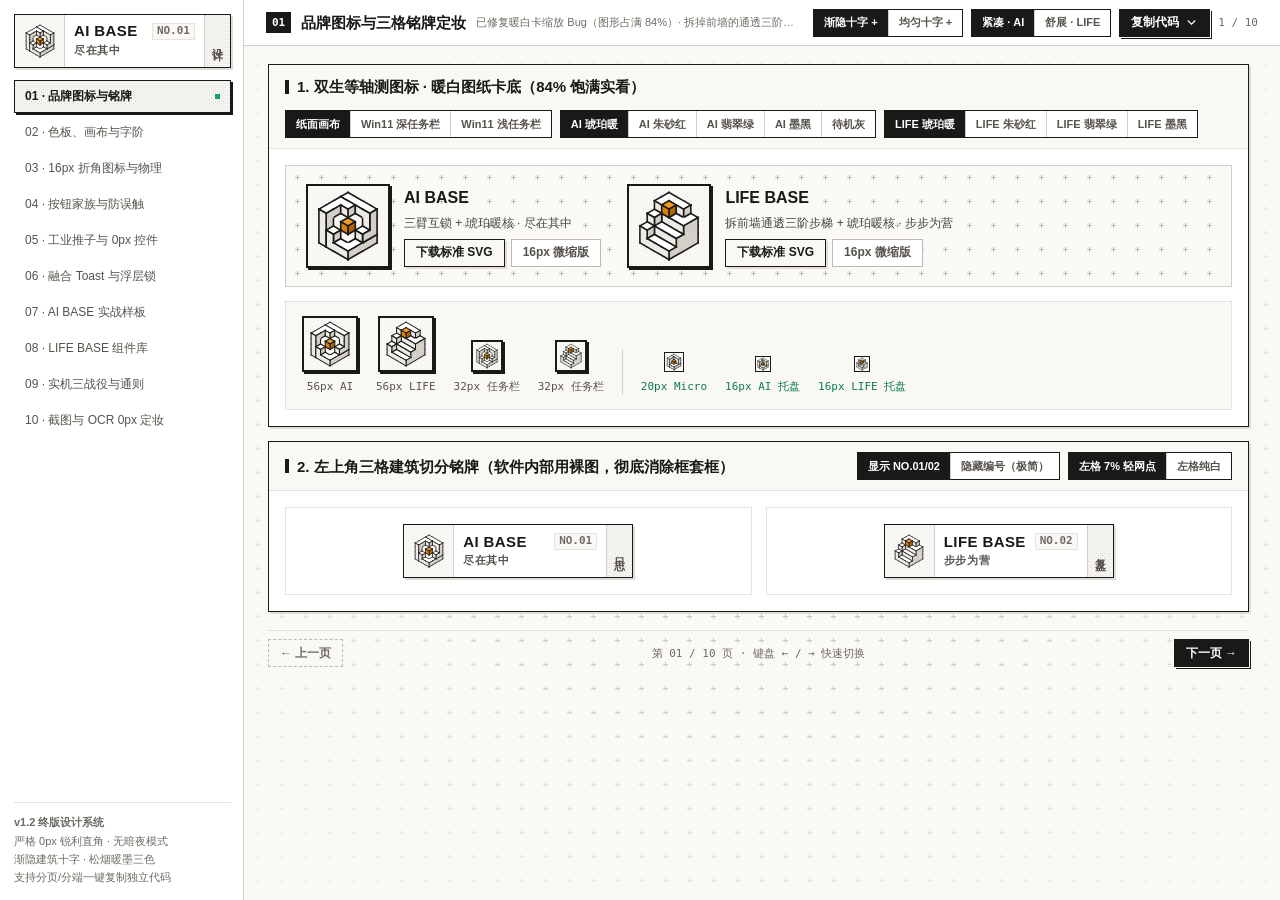
<file: 页面代码/设计系统.html>
<!DOCTYPE html>
<html lang="zh-CN">
<head>
  <meta charset="UTF-8" />
  <meta name="viewport" content="width=device-width, initial-scale=1.0" />
  <title>AI BASE &amp; LIFE BASE · 设计系统 (v1.2)</title>
  <style>
    /* ==========================================================================
       AI BASE / LIFE BASE — UNIFIED DESIGN SYSTEM v1.2 (LIGHT ONLY)
       核心 DNA：0px 锐利直角 · 渐隐建筑十字画布 · 松烟暖墨 · 45° 斜向网点 · 严格整数排版
       ========================================================================== */
    :root {
      /* === Layer 1: Primitive Tokens (暖墨纸本原语) === */
      --p-white: #FFFFFF;
      --p-canvas: #FAF9F6;
      --p-paper: #FAF8F5;
      --p-hover: #F3F1EC;
      --p-tone-bg: #F6F5F1;
      --p-tone-hover: #ECEAE3;

      --p-ink-900: #1A1917;       /* 松烟暖墨主黑 */
      --p-ink-800: #3C3934;       /* 主按钮悬停墨灰 */
      --p-ink-700: #33312D;       /* 正文深墨 */
      --p-ink-500: #57534C;       /* 次级说明 */
      --p-ink-400: #6F6B63;       /* 弱信息 (AA 对比度达标) */
      --p-line-300: #BDB9B0;      /* 控件强边 */
      --p-line-200: #D2CFC7;      /* 建筑结构线 */
      --p-line-100: #E5E3DC;      /* 内部发丝线 */
      --p-shadow-l1: #DFDDD6;     /* L1 暖石灰微影 */

      --p-ok-700: #0C7C52;
      --p-ok-500: #14A06D;
      --p-ok-200: #A5D6C2;
      --p-warn-700: #9A5005;
      --p-warn-500: #E38D17;
      --p-warn-200: #E8C592;
      --p-danger-700: #891E17;    /* 按下深砖红 */
      --p-danger-600: #A6261E;    /* 悬停正砖红 */
      --p-danger-500: #C24840;    /* AA 达标朱砂红 (白字对比度 4.89:1) */
      --p-danger-200: #E0B4B0;
      --p-danger-50: #FFFDFB;

      /* === Layer 2: Semantic Tokens === */
      --surface-white: var(--p-white);
      --surface-canvas: var(--p-canvas);
      --surface-paper: var(--p-paper);
      --surface-hover: var(--p-hover);
      --surface-tone: var(--p-tone-bg);
      --surface-tone-hover: var(--p-tone-hover);

      --ink: var(--p-ink-900);
      --ink-hover: var(--p-ink-800);
      --text-body: var(--p-ink-700);
      --text-secondary: var(--p-ink-500);
      --text-muted: var(--p-ink-400);

      --line-struct: var(--p-line-200);
      --line-subtle: var(--p-line-100);
      --line-control: var(--p-line-300);

      --ok: var(--p-ok-700);
      --ok-fill: var(--p-ok-500);
      --ok-border: var(--p-ok-200);
      --warn: var(--p-warn-700);
      --warn-fill: var(--p-warn-500);
      --warn-border: var(--p-warn-200);
      --danger: var(--p-danger-500);
      --danger-hover: var(--p-danger-600);
      --danger-press: var(--p-danger-700);
      --danger-border: var(--p-danger-200);
      --danger-tint: var(--p-danger-50);

      /* Elevation (严格 4 阶硬影 + 深墨主按钮 1px 纸白切缝双层立体影) */
      --shadow-l1: 2px 2px 0 var(--p-shadow-l1);
      --shadow-l2: 2px 2px 0 var(--ink);
      --shadow-l2-cut: 1px 1px 0 var(--p-canvas), 2px 2px 0 var(--ink);
      --shadow-l3: 4px 4px 0 var(--ink);

      /* Typography (严格整数 6 阶，零半像素) */
      --font-sans: "Segoe UI Variable Text", "Segoe UI", "Microsoft YaHei UI", "PingFang SC", sans-serif;
      --font-mono: "Cascadia Mono", "Consolas", "SFMono-Regular", monospace;
      --fs-xs: 11px;
      --fs-sm: 12px;
      --fs-base: 13px;
      --fs-md: 15px;
      --fs-lg: 18px;
      --fs-kpi: 26px;

      /* SVG 像素肌理 (100/125/150/200% DPI 零摩尔纹) */
      /* 45° 斜向双点网点：焦点态 14% / 轻装饰 7% */
      --tone-strong: url("data:image/svg+xml,%3Csvg xmlns='http://www.w3.org/2000/svg' width='4' height='4'%3E%3Crect x='0' y='0' width='1' height='1' fill='%231A1917' fill-opacity='0.14'/%3E%3Crect x='2' y='2' width='1' height='1' fill='%231A1917' fill-opacity='0.14'/%3E%3C/svg%3E");
      --tone-light: url("data:image/svg+xml,%3Csvg xmlns='http://www.w3.org/2000/svg' width='4' height='4'%3E%3Crect x='0' y='0' width='1' height='1' fill='%231A1917' fill-opacity='0.075'/%3E%3Crect x='2' y='2' width='1' height='1' fill='%231A1917' fill-opacity='0.075'/%3E%3C/svg%3E");
      /* 8×8 crispEdges 45° 版画斜纹 */
      --hatch-svg: url("data:image/svg+xml,%3Csvg xmlns='http://www.w3.org/2000/svg' width='8' height='8' shape-rendering='crispEdges'%3E%3Cpath d='M-1,1 l2,-2 M0,8 l8,-8 M7,9 l2,-2' stroke='%231A1917' stroke-opacity='0.11' stroke-width='1'/%3E%3C/svg%3E");
      /* 24×24 建筑十字 + 肌理 */
      --crosshair-svg: url("data:image/svg+xml,%3Csvg xmlns='http://www.w3.org/2000/svg' width='24' height='24' shape-rendering='crispEdges'%3E%3Crect x='11' y='9' width='1' height='5' fill='%23BDB9AE'/%3E%3Crect x='9' y='11' width='5' height='1' fill='%23BDB9AE'/%3E%3C/svg%3E");

      /* 密度 Token：默认紧凑 (AI BASE)，可切换舒展 (LIFE BASE) */
      --space-card-pad: 16px;
      --space-gap: 14px;
      --row-h: 32px;

      /* Motion & Z-index */
      --t-press: 60ms;
      --t-fast: 90ms;
      --z-topbar: 20;
      --z-popover: 120;
      --z-modal: 220;
      --z-toast: 320;
      --z-tooltip: 420;
    }

    body[data-density="cozy"] {
      --space-card-pad: 22px;
      --space-gap: 18px;
      --row-h: 36px;
    }

    *, *::before, *::after {
      box-sizing: border-box;
      border-radius: 0 !important;
    }

    :focus-visible {
      outline: 2px solid var(--ink);
      outline-offset: 2px;
    }

    ::selection {
      background: var(--ink);
      color: var(--surface-white);
    }

    ::-webkit-scrollbar { width: 7px; height: 7px; }
    ::-webkit-scrollbar-track { background: transparent; }
    ::-webkit-scrollbar-thumb { background: #C5C2B8; }
    ::-webkit-scrollbar-thumb:hover { background: var(--ink); }

    html, body {
      margin: 0;
      padding: 0;
      height: 100%;
      overflow: hidden;
      background-color: var(--surface-canvas);
      color: var(--ink);
      font-family: var(--font-sans);
      font-size: var(--fs-base);
      line-height: 1.55;
      -webkit-font-smoothing: antialiased;
    }

    button, input, textarea { font-family: inherit; }
    button { cursor: pointer; }
    .mono {
      font-family: var(--font-mono);
      font-variant-numeric: tabular-nums;
      font-feature-settings: "zero" 1;
    }
    code {
      font-family: var(--font-mono);
      font-size: var(--fs-xs);
      background: var(--surface-paper);
      border: 1px solid var(--line-subtle);
      padding: 1px 5px;
      color: var(--ink);
    }

    /* 45° 斜网点材质工具类 */
    .tone-strong {
      background-color: var(--surface-tone);
      background-image: var(--tone-strong);
      background-size: 4px 4px;
    }
    .tone-light {
      background-color: var(--surface-paper);
      background-image: var(--tone-light);
      background-size: 4px 4px;
    }

    /* ==========================================================================
       SHELL LAYOUT & 渐隐建筑十字画布（中心清晰、向四周自然淡出）
       ========================================================================== */
    .shell {
      display: grid;
      grid-template-columns: 244px 1fr;
      height: 100vh;
      overflow: hidden;
    }
    body.is-embed .shell {
      grid-template-columns: 1fr;
    }
    body.is-embed .toc {
      display: none;
    }
    .toc[hidden] { display: none; }
    body.is-embed .stage-inner {
      max-width: none;
    }
    .embed-nav {
      display: none;
      align-items: center;
      gap: 3px;
      flex-wrap: wrap;
    }
    body.is-embed .embed-nav {
      display: flex;
      position: relative;
      z-index: 2;
      flex: 0 0 auto;
      padding: 6px 12px;
      border-bottom: 1px solid var(--line-struct);
      background: var(--surface-paper);
    }
    .embed-page-btn {
      height: 26px;
      padding: 0 8px;
      border: 1px solid var(--line-struct);
      background: var(--surface-paper);
      color: var(--text-secondary);
      font-size: 11px;
      font-weight: 700;
    }
    .embed-page-btn:hover:not(.is-active) {
      border-color: var(--ink);
      color: var(--ink);
      background: var(--surface-white);
    }
    .embed-page-btn.is-active {
      border-color: var(--ink);
      background: var(--ink);
      color: var(--surface-white);
    }
    .copy-code-wrap {
      position: relative;
      display: inline-block;
    }
    .copy-code-menu {
      display: none;
      position: absolute;
      right: 0;
      top: calc(100% + 5px);
      width: 246px;
      background: var(--surface-white);
      border: 1.5px solid var(--ink);
      box-shadow: var(--shadow-l2);
      padding: 4px;
      z-index: 300;
      flex-direction: column;
      gap: 2px;
    }
    .copy-code-wrap.is-open .copy-code-menu {
      display: flex;
    }
    .copy-code-opt {
      width: 100%;
      border: 1px solid transparent;
      background: transparent;
      padding: 7px 9px;
      font-size: 12px;
      font-weight: 600;
      color: var(--ink);
      text-align: left;
      display: flex;
      align-items: center;
      justify-content: space-between;
      gap: 6px;
    }
    .copy-code-opt:hover {
      background: var(--surface-hover);
      border-color: var(--ink);
    }
    .copy-code-opt small {
      font-size: 10px;
      color: var(--text-muted);
      font-family: var(--font-mono);
    }

    .toc {
      background: var(--surface-white);
      border-right: 1px solid var(--line-struct);
      padding: 14px 12px 14px 14px;
      display: flex;
      flex-direction: column;
      gap: 12px;
      overflow-y: auto;
      z-index: 30;
    }

    /* 三格建筑切分铭牌 (v1.2 定妆) */
    .np-v12 {
      display: flex;
      align-items: stretch;
      border: 1.5px solid var(--ink);
      background: var(--surface-white);
      box-shadow: var(--shadow-l1);
      min-height: 54px;
      flex-shrink: 0;
    }
    .np-v12-icon {
      width: 50px;
      flex-shrink: 0;
      border-right: 1px solid var(--line-struct);
      display: grid;
      place-items: center;
      padding: 5px;
    }
    .np-v12-icon.cell-tone {
      background-color: var(--surface-paper);
      background-image: var(--tone-light);
      background-size: 4px 4px;
    }
    .np-v12-icon.cell-white {
      background: var(--surface-white);
    }
    .np-v12-text {
      flex: 1;
      min-width: 0;
      padding: 7px 9px;
      display: flex;
      flex-direction: column;
      justify-content: center;
      gap: 2px;
    }
    .np-v12-row {
      display: flex;
      align-items: center;
      justify-content: space-between;
      gap: 6px;
    }
    .np-v12-title {
      font-size: 15px;
      font-weight: 800;
      letter-spacing: 0.4px;
      line-height: 1.1;
      color: var(--ink);
      white-space: nowrap;
    }
    .np-v12-no {
      font-family: var(--font-mono);
      font-size: 11px;
      font-weight: 600;
      color: var(--text-muted);
      border: 1px solid var(--line-subtle);
      padding: 0 4px;
      line-height: 1.35;
      background: var(--surface-paper);
    }
    .hide-np-no .np-v12-no { display: none; }
    .np-v12-sub {
      font-size: 11px;
      font-weight: 600;
      color: var(--text-secondary);
      letter-spacing: 0.6px;
      white-space: nowrap;
    }
    .np-v12-spine {
      width: 26px;
      flex-shrink: 0;
      border: none;
      border-left: 1px solid var(--line-struct);
      writing-mode: vertical-rl;
      display: flex;
      align-items: center;
      justify-content: center;
      font-size: 11px;
      font-weight: 700;
      letter-spacing: 2px;
      color: var(--text-secondary);
      transition: background-color var(--t-fast) ease, color var(--t-fast) ease;
    }
    .np-v12-spine:hover {
      background-color: var(--surface-tone-hover);
      color: var(--ink);
    }
    .np-v12-spine.is-open {
      background: var(--ink);
      background-image: none;
      color: var(--surface-white);
    }

    .toc-nav {
      display: flex;
      flex-direction: column;
      gap: 3px;
    }
    .toc-btn {
      width: 100%;
      text-align: left;
      padding: 7px 10px;
      font-size: var(--fs-sm);
      font-weight: 500;
      color: var(--text-secondary);
      border: 1px solid transparent;
      background: transparent;
      display: flex;
      align-items: center;
      justify-content: space-between;
      gap: 8px;
      position: relative;
      transition: background-color var(--t-fast) ease, border-color var(--t-fast) ease, color var(--t-fast) ease;
    }
    .toc-btn:hover:not(.is-active) {
      background: var(--surface-hover);
      border-color: var(--line-struct);
      color: var(--ink);
    }
    .toc-btn.is-active {
      color: var(--ink);
      font-weight: 700;
      border: 1px solid var(--ink);
      box-shadow: var(--shadow-l2);
      background-color: var(--surface-tone);
      background-image: var(--tone-strong);
      background-size: 4px 4px;
    }
    .toc-btn.is-active::after {
      content: "";
      width: 5px;
      height: 5px;
      background: var(--ok-fill);
      flex-shrink: 0;
    }

    .toc-foot {
      margin-top: auto;
      padding-top: 10px;
      border-top: 1px solid var(--line-subtle);
      font-size: var(--fs-xs);
      color: var(--text-muted);
      line-height: 1.65;
    }

    /* 主区：带径向渐隐建筑十字背景层 */
    .main-col {
      display: flex;
      flex-direction: column;
      min-width: 0;
      height: 100vh;
      overflow: hidden;
      position: relative;
      background-color: var(--surface-canvas);
    }
    /* 渐隐建筑十字独立底纹层：中心 100% 清晰，向四周自然淡出到 18% */
    .canvas-bg-layer {
      position: absolute;
      inset: 46px 0 0 0;
      pointer-events: none;
      z-index: 0;
      background-image: var(--crosshair-svg);
      background-size: 24px 24px;
      background-position: center center;
      -webkit-mask-image: radial-gradient(ellipse 68% 66% at 50% 48%, rgba(0,0,0,1) 18%, rgba(0,0,0,0.48) 64%, rgba(0,0,0,0.12) 100%);
      mask-image: radial-gradient(ellipse 68% 66% at 50% 48%, rgba(0,0,0,1) 18%, rgba(0,0,0,0.48) 64%, rgba(0,0,0,0.12) 100%);
    }
    body[data-canvas="flat"] .canvas-bg-layer {
      -webkit-mask-image: none;
      mask-image: none;
      opacity: 0.85;
    }

    .topbar {
      height: 46px;
      flex-shrink: 0;
      background: var(--surface-white);
      border-bottom: 1px solid var(--line-struct);
      padding: 0 22px;
      display: flex;
      align-items: center;
      justify-content: space-between;
      gap: 12px;
      z-index: var(--z-topbar);
    }
    .topbar-left {
      display: flex;
      align-items: center;
      gap: 10px;
      min-width: 0;
    }
    .topbar-num {
      font-family: var(--font-mono);
      font-size: var(--fs-xs);
      font-weight: 700;
      padding: 2px 6px;
      background: var(--ink);
      color: var(--surface-white);
      flex-shrink: 0;
    }
    .topbar-title {
      font-size: var(--fs-md);
      font-weight: 700;
      white-space: nowrap;
    }
    .topbar-sub {
      font-size: var(--fs-xs);
      color: var(--text-muted);
      white-space: nowrap;
      overflow: hidden;
      text-overflow: ellipsis;
    }
    .topbar-right {
      display: flex;
      align-items: center;
      gap: 8px;
      flex-shrink: 0;
    }

    .stage {
      flex: 1;
      overflow-y: auto;
      scrollbar-gutter: stable;
      padding: 18px 24px 26px;
      position: relative;
      z-index: 1;
    }
    .stage-inner {
      max-width: 1080px;
      margin: 0 auto;
      display: flex;
      flex-direction: column;
      gap: var(--space-gap);
    }

    .page-view { display: none; flex-direction: column; gap: var(--space-gap); }
    .page-view.is-active { display: flex; }

    /* ==========================================================================
       UNIVERSAL PANELS, TAGS & BUTTONS (v1.2 含热区防抖锁定)
       ========================================================================== */
    .panel {
      background: var(--surface-white);
      border: 1px solid var(--ink);
      box-shadow: var(--shadow-l1);
      display: flex;
      flex-direction: column;
    }
    /* v1.2 降噪卡头：纯净浅纸 + 左侧 4px 墨黑索引条 */
    .panel-head {
      padding: 10px 16px;
      background: var(--surface-paper);
      border-bottom: 1px solid var(--line-subtle);
      display: flex;
      align-items: center;
      justify-content: space-between;
      gap: 12px;
      flex-wrap: wrap;
    }
    .panel-head h2 {
      margin: 0;
      font-size: var(--fs-md);
      font-weight: 700;
      display: flex;
      align-items: center;
      gap: 8px;
    }
    .head-bar {
      width: 4px;
      height: 14px;
      background: var(--ink);
      flex-shrink: 0;
    }
    .panel-body {
      padding: var(--space-card-pad);
      display: flex;
      flex-direction: column;
      gap: var(--space-gap);
    }

    .grid-2 { display: grid; grid-template-columns: repeat(2, minmax(0, 1fr)); gap: var(--space-gap); }
    .grid-3 { display: grid; grid-template-columns: repeat(3, minmax(0, 1fr)); gap: var(--space-gap); }
    .grid-4 { display: grid; grid-template-columns: repeat(4, minmax(0, 1fr)); gap: 12px; }

    /* 语义方点 */
    .dot { width: 6px; height: 6px; display: inline-block; flex-shrink: 0; }
    .dot-ok { background: var(--ok-fill); }
    .dot-warn { background: var(--warn-fill); }
    .dot-danger { background: var(--danger); }
    .dot-idle { background: #9C988F; }

    /* 语义印章标签 */
    .ds-tag {
      display: inline-flex;
      align-items: center;
      gap: 5px;
      padding: 2px 7px;
      font-size: var(--fs-xs);
      font-weight: 700;
      border: 1px solid var(--line-struct);
      background: var(--surface-paper);
      color: var(--text-secondary);
      white-space: nowrap;
    }
    .ds-tag.is-ok { border-color: var(--ok-border); background: var(--surface-white); color: var(--ok); }
    .ds-tag.is-warn { border-color: var(--warn-border); background: var(--surface-white); color: var(--warn); }
    .ds-tag.is-danger { border-color: var(--danger-border); background: var(--danger-tint); color: var(--danger-hover); }
    .ds-tag.is-ink { border-color: var(--ink); background: var(--ink); color: var(--surface-white); }

    /* 统一按钮家族 + 按压热区防抖锁定 (:active::after) */
    .ds-btn {
      position: relative;
      display: inline-flex;
      align-items: center;
      justify-content: center;
      gap: 6px;
      height: 32px;
      padding: 0 13px;
      font-size: var(--fs-base);
      font-weight: 600;
      border: 1px solid var(--ink);
      white-space: nowrap;
      user-select: none;
      transition: background-color var(--t-fast) ease, border-color var(--t-fast) ease, color var(--t-fast) ease, box-shadow var(--t-fast) ease, transform var(--t-press) ease;
    }
    .ds-btn::after {
      content: "";
      position: absolute;
      inset: 0;
      pointer-events: none;
    }
    .ds-btn:active:not(:disabled)::after {
      inset: -3px 0 0 -3px;
      pointer-events: auto;
    }
    .ds-btn-sm { height: 28px; padding: 0 11px; font-size: var(--fs-sm); }
    .ds-w-act { min-width: 72px; }
    .ds-w-row { width: 88px; }
    .ds-w-pair { min-width: 92px; }

    /* 1. 主动作深炭实心（1px 纸白切缝双层立体影，彻底消除黑底+黑影粘连缺角） */
    .ds-btn-primary {
      background: var(--ink);
      color: var(--surface-white);
      box-shadow: var(--shadow-l2-cut);
    }
    .ds-btn-primary:hover:not(:disabled) { background: var(--ink-hover); }
    .ds-btn-primary:active:not(:disabled) { transform: translate(2px, 2px); box-shadow: none; }

    /* 2. 焦点网点运行态 */
    .ds-btn-focus {
      color: var(--ink);
      font-weight: 700;
      border: 1.5px solid var(--ink);
      box-shadow: var(--shadow-l2);
      background-color: var(--surface-tone);
      background-image: var(--tone-strong);
      background-size: 4px 4px;
    }
    .ds-btn-focus:hover:not(:disabled) { background-color: var(--surface-tone-hover); }
    .ds-btn-focus:active:not(:disabled) { transform: translate(2px, 2px); box-shadow: none; }

    /* 3. 常规浅纸按钮（边框与主墨色对齐，消除并排视觉高低差） */
    .ds-btn-paper {
      background: var(--surface-paper);
      border-color: var(--ink);
      color: var(--ink);
      box-shadow: var(--shadow-l1);
    }
    .ds-btn-paper:hover:not(:disabled) {
      background: var(--surface-white);
      border-color: var(--ink);
      box-shadow: var(--shadow-l2);
      color: var(--ink);
    }
    .ds-btn-paper:active:not(:disabled) { transform: translate(2px, 2px); box-shadow: none; }

    /* 4. 紧凑扁平按钮 */
    .ds-btn-flat {
      background: var(--surface-white);
      border-color: var(--line-control);
      color: var(--text-secondary);
      box-shadow: none;
    }
    .ds-btn-flat:hover:not(:disabled) {
      border-color: var(--ink);
      color: var(--ink);
      background: var(--surface-hover);
    }
    .ds-btn-flat:active:not(:disabled) { transform: translate(1px, 1px); }

    /* 5. AA 达标朱砂红退出印章 */
    .ds-btn-danger {
      background: var(--danger);
      border: 1.5px solid var(--ink);
      color: var(--surface-white);
      font-weight: 700;
      box-shadow: var(--shadow-l2);
    }
    .ds-btn-danger:hover:not(:disabled) { background: var(--danger-hover); }
    .ds-btn-danger:active:not(:disabled) { background: var(--danger-press); transform: translate(2px, 2px); box-shadow: none; }

    /* 6. 中危 3 秒武装态 */
    .ds-btn-arming {
      background: var(--danger-tint);
      border: 1.5px solid var(--danger-hover);
      color: var(--danger-hover);
      font-weight: 700;
      box-shadow: 2px 2px 0 var(--danger-hover);
    }
    .ds-btn-arming:hover { background: var(--danger); color: var(--surface-white); }
    .ds-btn-arming:active { transform: translate(2px, 2px); box-shadow: none; }

    /* 7. 禁用态 */
    .ds-btn:disabled {
      background: var(--surface-paper);
      border: 1px dashed var(--line-control);
      color: var(--text-muted);
      box-shadow: none;
      cursor: not-allowed;
    }

    /* 8. 无框功能/危险图标按钮 */
    .icon-btn {
      width: 28px;
      height: 28px;
      border: 1px solid transparent;
      background: transparent;
      color: var(--text-secondary);
      display: inline-grid;
      place-items: center;
      padding: 0;
      position: relative;
      transition: background-color var(--t-fast) ease, color var(--t-fast) ease, border-color var(--t-fast) ease;
    }
    .icon-btn:hover { background: var(--surface-hover); border-color: var(--ink); color: var(--ink); }
    .icon-btn.is-danger:hover { background: var(--danger); border-color: var(--danger); color: var(--surface-white); }
    .icon-btn:active { transform: translate(1px, 1px); }

    /* 分段切换器 */
    .ds-seg {
      display: inline-flex;
      border: 1px solid var(--ink);
      background: var(--surface-white);
      flex-wrap: nowrap;
    }
    .ds-seg-btn {
      border: none;
      border-right: 1px solid var(--line-struct);
      background: transparent;
      color: var(--text-secondary);
      height: 26px;
      padding: 0 10px;
      font-size: var(--fs-xs);
      font-weight: 600;
      white-space: nowrap;
      transition: background-color var(--t-fast) ease, color var(--t-fast) ease;
    }
    .ds-seg-btn:last-child { border-right: none; }
    .ds-seg-btn:hover:not(.is-active) { background: var(--surface-hover); color: var(--ink); }
    .ds-seg-btn.is-active { background: var(--ink); color: var(--surface-white); }

    /* ==========================================================================
       PAGE 01: BRAND ICONS (FIXED FULL-SCALE PAPER CARD) & NAMEPLATE
       ========================================================================== */
    /* CSS 变量可穿透 <use> Shadow DOM，彻底解决 SVG 图标核心色动态切换 */
    .core-emerald   { --core-top: #17B27A; --core-left: #129163; --core-right: #0C704B; }
    .core-amber     { --core-top: #F09C24; --core-left: #D4810F; --core-right: #AD6507; }
    .core-vermilion { --core-top: #D9544A; --core-left: #C24840; --core-right: #992A22; }
    .core-ink       { --core-top: #423F3B; --core-left: #292724; --core-right: #1A1917; }
    .core-idle      { --core-top: #BDB9B0; --core-left: #9E9A91; --core-right: #7F7C74; }

    /* ==========================================================================
       PAGE 10: 0px 截图工具栏、放大镜、序号方章与 OCR 窗定妆样式
       ========================================================================== */
    .shot-viewport {
      position: relative;
      height: 292px;
      background:
        linear-gradient(135deg, rgba(26,25,23,0.48), rgba(26,25,23,0.48)),
        repeating-linear-gradient(90deg, #E8E5DC 0 48px, #F2F0E8 48px 96px);
      border: 1px solid var(--ink);
      overflow: hidden;
      user-select: none;
    }
    .shot-hint-bar {
      position: absolute;
      top: 10px;
      left: 50%;
      transform: translateX(-50%);
      background: var(--ink);
      color: #FFF;
      border: 1px solid rgba(255,255,255,0.28);
      padding: 3px 10px;
      font-size: 11px;
      white-space: nowrap;
      z-index: 4;
    }
    .shot-sel {
      position: absolute;
      left: 44px;
      top: 48px;
      width: 470px;
      height: 158px;
      background-color: var(--surface-white);
      background-image: var(--crosshair-svg);
      background-size: 24px 24px;
      border: 2px solid var(--ink);
      box-shadow: inset 0 0 0 1px rgba(255,255,255,0.88);
      cursor: crosshair;
      z-index: 3;
    }
    /* 8×8 锐利方钉手柄 */
    .shot-handle {
      position: absolute;
      width: 8px;
      height: 8px;
      background: #FFF;
      border: 1.5px solid var(--ink);
    }
    .shot-handle:hover { background: var(--ink); }
    .shot-size-badge {
      position: absolute;
      left: -2px;
      top: -26px;
      background: var(--ink);
      color: #FFF;
      border: 1px solid rgba(255,255,255,0.45);
      padding: 2px 7px;
      font-size: 11px;
      font-weight: 700;
      white-space: nowrap;
    }
    /* [01] [02] [03] 0px 方形序号印章 */
    .shot-stamp {
      position: absolute;
      width: 22px;
      height: 22px;
      background: var(--danger);
      color: #FFF;
      border: 1.5px solid var(--ink);
      box-shadow: 2px 2px 0 var(--ink);
      display: grid;
      place-items: center;
      font-family: var(--font-mono);
      font-size: 11px;
      font-weight: 800;
      transform: translate(-50%, -50%);
      pointer-events: none;
    }
    /* 0px 实体硬影浮动工具栏（零模糊 DropShadowEffect） */
    .shot-toolbar {
      position: absolute;
      left: 44px;
      top: 214px;
      background: #FFF;
      border: 1.5px solid var(--ink);
      box-shadow: 3px 3px 0 var(--ink);
      display: flex;
      align-items: center;
      gap: 2px;
      padding: 3px 4px;
      z-index: 5;
    }
    .shot-tool-btn {
      height: 26px;
      min-width: 26px;
      padding: 0 6px;
      border: 1px solid transparent;
      background: transparent;
      color: var(--text-body);
      display: inline-flex;
      align-items: center;
      justify-content: center;
      gap: 4px;
      font-size: 11px;
      font-weight: 700;
    }
    .shot-tool-btn:hover { background: var(--surface-hover); border-color: var(--ink); color: var(--ink); }
    .shot-tool-btn.is-active {
      border-color: var(--ink);
      color: var(--ink);
      background-color: var(--surface-tone);
      background-image: var(--tone-strong);
      background-size: 4px 4px;
    }
    .shot-tool-btn.is-cancel:hover { background: var(--danger); border-color: var(--danger); color: #FFF; }
    .shot-tool-btn.is-copy { background: var(--ink); color: #FFF; border-color: var(--ink); padding: 0 9px; }
    .shot-tool-btn.is-copy:hover { background: var(--ink-hover); }

    /* 二级属性条：固定 18×18 防横跳色块 + 方形线宽块 */
    .shot-subbar {
      position: absolute;
      left: 44px;
      top: 252px;
      background: #FFF;
      border: 1.5px solid var(--ink);
      box-shadow: 2px 2px 0 var(--ink);
      display: flex;
      align-items: center;
      gap: 8px;
      padding: 4px 8px;
      z-index: 5;
    }
    .shot-sw {
      width: 18px;
      height: 18px;
      border: 1px solid var(--line-struct);
      padding: 2px;
      background: #FFF;
      display: grid;
      place-items: center;
    }
    .shot-sw span { width: 100%; height: 100%; display: block; }
    .shot-sw.is-active { border: 2px solid var(--ink); padding: 1px; }
    .shot-w-btn {
      width: 22px;
      height: 22px;
      border: 1px solid transparent;
      background: transparent;
      display: grid;
      place-items: center;
    }
    .shot-w-btn.is-active {
      border-color: var(--ink);
      background-color: var(--surface-tone);
      background-image: var(--tone-strong);
      background-size: 4px 4px;
    }

    /* 0px 放大镜仪表卡 */
    .loupe-card {
      width: 152px;
      background: var(--ink);
      color: #FFF;
      border: 1.5px solid var(--ink);
      box-shadow: 3px 3px 0 rgba(26,25,23,0.35);
      display: flex;
      flex-direction: column;
    }
    .loupe-grid {
      height: 92px;
      display: grid;
      grid-template-columns: repeat(11, 1fr);
      grid-template-rows: repeat(7, 1fr);
      background: #FAF9F6;
      border-bottom: 1px solid #3A3834;
      position: relative;
    }
    .loupe-grid span { border: 0.5px solid rgba(26,25,23,0.1); }
    .loupe-cross {
      position: absolute;
      left: 50%; top: 50%;
      width: 14px; height: 14px;
      transform: translate(-50%, -50%);
      border: 2px solid var(--danger);
      pointer-events: none;
    }

    /* 修复原版百分比 padding 缩放 Bug：改用固定内边距=0（SVG 内部已预留精准 7%~8% 安全呼吸边） */
    .icon-tile {
      display: inline-grid;
      place-items: center;
      flex-shrink: 0;
      position: relative;
      padding: 0;
    }
    .icon-tile svg { width: 100%; height: 100%; display: block; }
    .icon-tile.tile-paper {
      background-color: #FAF9F6;
      background-image: var(--tone-light);
      background-size: 4px 4px;
      border: 2px solid var(--ink);
      box-shadow: var(--shadow-l2);
    }
    .icon-tile.tile-paper.is-micro {
      border-width: 1px;
      box-shadow: none;
      background-image: none;
    }
    .icon-tile.tile-bare {
      background: transparent;
      border: none;
      box-shadow: none;
    }

    .icon-stage {
      border: 1px solid var(--line-struct);
      padding: 18px 20px;
      display: flex;
      align-items: center;
      justify-content: space-between;
      gap: 20px;
      flex-wrap: wrap;
      background-color: var(--surface-canvas);
      background-image: var(--crosshair-svg);
      background-size: 24px 24px;
    }
    .icon-stage.wall-dark {
      background: #1E2128;
      background-image: none;
      color: #F4F3EE;
    }
    .icon-stage.wall-light-tb {
      background: #ECEBE6;
      background-image: none;
    }

    .size-ladder {
      display: flex;
      align-items: flex-end;
      gap: 18px;
      flex-wrap: wrap;
      padding: 14px 16px;
      border: 1px solid var(--line-subtle);
      background: var(--surface-paper);
    }
    .size-step {
      display: flex;
      flex-direction: column;
      align-items: center;
      gap: 6px;
      font-size: var(--fs-xs);
      color: var(--text-secondary);
    }

    /* ==========================================================================
       PAGE 02: SWATCHES & TYPOGRAPHY
       ========================================================================== */
    .swatch-card {
      border: 1px solid var(--line-struct);
      background: var(--surface-white);
      display: flex;
      flex-direction: column;
    }
    .swatch-chip {
      height: 46px;
      border-bottom: 1px solid var(--line-subtle);
    }
    .swatch-meta {
      padding: 8px 10px;
      display: flex;
      flex-direction: column;
      gap: 2px;
    }
    .swatch-name { font-size: var(--fs-sm); font-weight: 700; }
    .swatch-val { font-size: var(--fs-xs); color: var(--text-muted); }

    .type-row {
      display: grid;
      grid-template-columns: 96px 80px 1fr;
      align-items: baseline;
      gap: 12px;
      padding: 8px 0;
      border-bottom: 1px solid var(--line-subtle);
    }
    .type-row:last-child { border-bottom: none; }

    /* ==========================================================================
       PAGE 03: 16x16 ARCHITECTURAL ANGULAR ICONS
       ========================================================================== */
    .glyph-grid {
      display: grid;
      grid-template-columns: repeat(6, minmax(0, 1fr));
      gap: 10px;
    }
    .glyph-card {
      border: 1px solid var(--line-subtle);
      background: var(--surface-paper);
      padding: 12px 8px;
      display: flex;
      flex-direction: column;
      align-items: center;
      gap: 8px;
      transition: border-color var(--t-fast) ease, background-color var(--t-fast) ease;
    }
    .glyph-card:hover {
      border-color: var(--ink);
      background: var(--surface-white);
    }
    .glyph-pair {
      display: flex;
      align-items: flex-end;
      gap: 10px;
    }
    .glyph-name { font-size: var(--fs-xs); font-weight: 600; color: var(--text-secondary); }
    .svg16 { width: 16px; height: 16px; display: block; flex-shrink: 0; }
    .svg24 { width: 24px; height: 24px; display: block; flex-shrink: 0; }

    /* ==========================================================================
       PAGE 04: LOADERS
       ========================================================================== */
    .dot-loader { display: inline-flex; align-items: center; gap: 4px; }
    .dot-loader span {
      width: 5px; height: 5px; background: var(--ink);
      animation: sqPulse 900ms steps(2, end) infinite;
    }
    .dot-loader span:nth-child(2) { animation-delay: 150ms; }
    .dot-loader span:nth-child(3) { animation-delay: 300ms; }
    @keyframes sqPulse {
      0%, 100% { opacity: 0.22; }
      50% { opacity: 1; }
    }
    .marquee-track {
      height: 8px;
      border: 1px solid var(--line-struct);
      background-color: var(--surface-paper);
      background-image: var(--hatch-svg);
      background-size: 8px 8px;
      position: relative;
      overflow: hidden;
    }
    .marquee-bar {
      position: absolute;
      inset: 0 auto 0 0;
      width: 34%;
      background: var(--ink);
      animation: marq 1.6s linear infinite;
    }
    @keyframes marq {
      0% { transform: translateX(-100%); }
      100% { transform: translateX(300%); }
    }

    /* ==========================================================================
       PAGE 05: BRAUN 0px FADER SLIDER, 0px COMBOBOX, CHECK/RADIO/TOGGLE
       ========================================================================== */
    /* 博朗风工业推子滑块 (采纳乙) */
    .fader-wrap {
      display: flex;
      flex-direction: column;
      gap: 8px;
    }
    .fader-head {
      display: flex;
      align-items: center;
      justify-content: space-between;
      font-size: var(--fs-sm);
    }
    .fader-track-box {
      position: relative;
      height: 26px;
      display: flex;
      align-items: center;
    }
    .fader-rail {
      position: absolute;
      left: 0; right: 0;
      height: 6px;
      background: var(--surface-hover);
      border: 1px solid var(--line-control);
    }
    .fader-fill {
      position: absolute;
      left: 0; top: 0; bottom: 0;
      background: var(--ink);
    }
    .fader-input {
      -webkit-appearance: none;
      appearance: none;
      width: 100%;
      height: 26px;
      background: transparent;
      margin: 0;
      position: relative;
      z-index: 2;
      cursor: pointer;
    }
    .fader-input::-webkit-slider-thumb {
      -webkit-appearance: none;
      width: 12px;
      height: 22px;
      background: linear-gradient(90deg, var(--ink) 0 5px, var(--danger) 5px 7px, var(--ink) 7px 12px);
      border: 1px solid var(--ink);
      box-shadow: 2px 2px 0 rgba(26,25,23,0.22);
      cursor: ew-resize;
    }
    .fader-ticks {
      display: flex;
      justify-content: space-between;
      font-size: var(--fs-xs);
      color: var(--text-muted);
    }

    /* 自研 0px 可搜索下拉检索框 (采纳乙：彩色延迟方点 + 45° 斜网点选中态) */
    .combo { position: relative; width: 100%; }
    .combo-trigger {
      width: 100%;
      height: var(--row-h);
      padding: 0 10px;
      border: 1px solid var(--line-control);
      background: var(--surface-white);
      display: flex;
      align-items: center;
      justify-content: space-between;
      gap: 8px;
      font-size: var(--fs-base);
      color: var(--ink);
      transition: border-color var(--t-fast) ease, box-shadow var(--t-fast) ease;
    }
    .combo-trigger:hover, .combo.is-open .combo-trigger {
      border-color: var(--ink);
      box-shadow: var(--shadow-l1);
    }
    .combo-val {
      display: flex;
      align-items: center;
      gap: 8px;
      min-width: 0;
      overflow: hidden;
    }
    .combo-panel {
      display: none;
      position: absolute;
      left: 0; right: 0;
      top: calc(100% + 4px);
      background: var(--surface-white);
      border: 1.5px solid var(--ink);
      box-shadow: var(--shadow-l2);
      z-index: var(--z-popover);
      padding: 6px;
    }
    .combo.is-open .combo-panel { display: block; }
    .combo-search {
      width: 100%;
      height: 28px;
      padding: 0 8px;
      border: 1px solid var(--line-struct);
      background: var(--surface-paper);
      font-size: var(--fs-sm);
      color: var(--ink);
      margin-bottom: 6px;
    }
    .combo-search:focus { outline: none; border-color: var(--ink); background: var(--surface-white); }
    .combo-list {
      max-height: 176px;
      overflow-y: auto;
      display: flex;
      flex-direction: column;
      gap: 2px;
    }
    .combo-opt {
      width: 100%;
      border: 1px solid transparent;
      background: transparent;
      padding: 6px 8px;
      display: flex;
      align-items: center;
      justify-content: space-between;
      gap: 8px;
      font-size: var(--fs-sm);
      color: var(--text-body);
      text-align: left;
    }
    .combo-opt:hover, .combo-opt.is-hi {
      background: var(--surface-hover);
      border-color: var(--line-struct);
      color: var(--ink);
    }
    .combo-opt.is-selected {
      border-color: var(--ink);
      font-weight: 700;
      color: var(--ink);
      background-color: var(--surface-tone);
      background-image: var(--tone-strong);
      background-size: 4px 4px;
    }

    /* 0px 几何复选框 / 单选框 / 开关 (+ :has(:focus-visible)) */
    .check-row {
      display: inline-flex;
      align-items: center;
      gap: 8px;
      font-size: var(--fs-sm);
      cursor: pointer;
      user-select: none;
    }
    .check-row input[type="checkbox"] {
      -webkit-appearance: none;
      appearance: none;
      width: 15px; height: 15px;
      border: 1.5px solid var(--ink);
      background: var(--surface-white);
      margin: 0;
      display: inline-grid;
      place-items: center;
      cursor: pointer;
    }
    .check-row input[type="checkbox"]:checked { background: var(--ink); }
    .check-row input[type="checkbox"]:checked::after {
      content: "";
      width: 7px; height: 4px;
      border-left: 2px solid #FFF;
      border-bottom: 2px solid #FFF;
      transform: rotate(-45deg) translate(1px, -1px);
    }
    .check-row input[type="radio"] {
      -webkit-appearance: none;
      appearance: none;
      width: 15px; height: 15px;
      border: 1.5px solid var(--ink);
      background: var(--surface-white);
      margin: 0;
      display: inline-grid;
      place-items: center;
      cursor: pointer;
    }
    .check-row input[type="radio"]:checked::after {
      content: "";
      width: 7px; height: 7px;
      background: var(--ink);
    }

    .ds-toggle {
      display: inline-flex;
      align-items: center;
      gap: 9px;
      cursor: pointer;
      user-select: none;
      font-size: var(--fs-sm);
    }
    .ds-toggle input {
      position: absolute;
      opacity: 0;
      width: 1px;
      height: 1px;
    }
    .ds-toggle-track {
      width: 36px;
      height: 20px;
      border: 1.5px solid var(--ink);
      background: var(--surface-paper);
      position: relative;
      transition: background-color var(--t-fast) ease;
    }
    .ds-toggle-thumb {
      position: absolute;
      top: 2px; left: 2px;
      width: 13px; height: 13px;
      background: var(--ink);
      border: 1px solid var(--ink);
      transition: transform var(--t-fast) ease, background-color var(--t-fast) ease;
    }
    .ds-toggle input:checked + .ds-toggle-track { background: var(--ok-fill); }
    .ds-toggle input:checked + .ds-toggle-track .ds-toggle-thumb {
      transform: translateX(16px);
      background: var(--surface-white);
      border-color: var(--ink);
    }
    /* v1.2 无障碍修复：键盘 Tab 聚焦隐藏 input 时在轨道外亮起 2px 锐利焦点框 */
    .ds-toggle:has(input:focus-visible) .ds-toggle-track {
      outline: 2px solid var(--ink);
      outline-offset: 2px;
    }

    .ds-input {
      height: var(--row-h);
      padding: 0 10px;
      border: 1px solid var(--line-control);
      background: var(--surface-white);
      font-size: var(--fs-base);
      color: var(--ink);
      width: 100%;
    }
    .ds-input:focus {
      outline: none;
      border-color: var(--ink);
      box-shadow: var(--shadow-l1);
    }

    /* ==========================================================================
       PAGE 06: TOOLTIP (240ms), FUSION TOAST (PROGRESS + PAUSE + UNDO), MODAL
       ========================================================================== */
    .tip-bubble {
      position: fixed;
      z-index: var(--z-tooltip);
      background: var(--ink);
      color: var(--surface-white);
      font-size: var(--fs-xs);
      font-weight: 600;
      padding: 5px 8px;
      border: 1px solid var(--ink);
      pointer-events: none;
      opacity: 0;
      transition: opacity 90ms ease;
      white-space: nowrap;
    }
    .tip-bubble.is-show { opacity: 1; }

    .toast-stack {
      position: fixed;
      right: 22px;
      bottom: 22px;
      z-index: var(--z-toast);
      display: flex;
      flex-direction: column;
      gap: 8px;
      width: 318px;
    }
    .toast-item {
      position: relative;
      background: var(--surface-white);
      color: var(--ink);
      border: 1.5px solid var(--ink);
      border-left: 4px solid var(--ok-fill);
      box-shadow: var(--shadow-l2);
      padding: 10px 12px 13px;
      display: flex;
      align-items: center;
      justify-content: space-between;
      gap: 10px;
      font-size: var(--fs-sm);
      font-weight: 600;
      overflow: hidden;
    }
    .toast-item.is-warn {
      border-left-color: var(--warn-fill);
    }
    .toast-item.is-danger {
      background: var(--danger-tint);
      border-color: var(--ink);
      border-left: 4px solid var(--danger);
      color: var(--danger-hover);
    }
    .toast-left {
      display: flex;
      align-items: center;
      gap: 8px;
      min-width: 0;
    }
    .toast-undo {
      border: 1px solid var(--ink);
      background: var(--surface-paper);
      color: var(--ink);
      font-size: var(--fs-xs);
      font-weight: 700;
      padding: 2px 8px;
      flex-shrink: 0;
    }
    .toast-undo:hover { background: var(--ink); color: #FFF; border-color: var(--ink); }
    .toast-progress {
      position: absolute;
      left: 0; right: 0; bottom: 0;
      height: 3px;
      background: var(--line-subtle);
    }
    .toast-progress-bar {
      height: 100%;
      width: 100%;
      background: var(--ink);
      transform-origin: left center;
      animation: toastShrink var(--toast-ms, 4000ms) linear forwards;
    }
    .toast-item.is-danger .toast-progress-bar {
      background: var(--danger);
    }
    .toast-item:hover .toast-progress-bar {
      animation-play-state: paused;
    }
    @keyframes toastShrink {
      from { transform: scaleX(1); }
      to { transform: scaleX(0); }
    }

    /* 弹窗真焦点锁 */
    .modal-backdrop {
      display: none;
      position: fixed;
      inset: 0;
      background: rgba(26, 25, 23, 0.34);
      z-index: var(--z-modal);
      align-items: center;
      justify-content: center;
      padding: 20px;
    }
    .modal-backdrop.is-open { display: flex; }
    .modal-box {
      width: 460px;
      max-width: 100%;
      background: var(--surface-white);
      border: 1.5px solid var(--ink);
      box-shadow: var(--shadow-l3);
      display: flex;
      flex-direction: column;
    }
    .modal-head {
      padding: 11px 14px;
      border-bottom: 1px solid var(--line-struct);
      display: flex;
      align-items: center;
      justify-content: space-between;
    }
    .modal-body { padding: 16px; display: flex; flex-direction: column; gap: 12px; }
    .modal-foot {
      padding: 10px 14px;
      border-top: 1px solid var(--line-subtle);
      background: var(--surface-paper);
      display: flex;
      justify-content: flex-end;
      gap: 8px;
    }

    /* ==========================================================================
       PAGE 07: AI BASE WORKSPACE CARD (DE-NOISED) & 4-STATE NETWORK BAR
       ========================================================================== */
    .net-bar {
      border: 1px solid var(--ink);
      background: var(--surface-white);
      box-shadow: var(--shadow-l1);
      display: flex;
      align-items: stretch;
      min-height: 38px;
      overflow: hidden;
    }
    .net-cap {
      padding: 0 12px;
      border-right: 1px solid var(--line-struct);
      display: flex;
      align-items: center;
      gap: 7px;
      font-size: var(--fs-sm);
      font-weight: 700;
      white-space: nowrap;
    }
    .net-cap.is-degraded {
      background: var(--danger-tint);
      border-right-color: var(--danger-border);
      color: var(--danger-hover);
    }
    .net-main {
      flex: 1;
      min-width: 0;
      padding: 0 12px;
      display: flex;
      align-items: center;
      gap: 10px;
      font-size: var(--fs-sm);
      overflow: hidden;
    }
    .net-actions {
      display: flex;
      align-items: center;
      gap: 4px;
      padding: 0 8px;
      border-left: 1px solid var(--line-subtle);
    }

    /* 25 / 50 / 75 刻度微凹仪槽进度条 (v1.2 降噪核心) */
    .gauge-track {
      height: 9px;
      background-color: var(--surface-paper);
      background-image: var(--hatch-svg);
      background-size: 8px 8px;
      border: 1px solid var(--line-struct);
      position: relative;
      overflow: hidden;
    }
    .gauge-track::before {
      content: "";
      position: absolute;
      inset: 0;
      background: linear-gradient(90deg,
        transparent 0 calc(25% - 1px), rgba(26,25,23,0.18) calc(25% - 1px) 25%,
        transparent 25% calc(50% - 1px), rgba(26,25,23,0.18) calc(50% - 1px) 50%,
        transparent 50% calc(75% - 1px), rgba(26,25,23,0.18) calc(75% - 1px) 75%,
        transparent 75% 100%);
      pointer-events: none;
      z-index: 2;
    }
    .gauge-fill {
      height: 100%;
      background: var(--ok-fill);
      transition: width 120ms ease, background-color 120ms ease;
    }
    .gauge-fill.is-warn { background: var(--warn-fill); }
    .gauge-fill.is-danger { background: var(--danger); }

    /* 告急单脊线区块（撤掉四边红框，仅保留左 3px 朱砂脊线） */
    .quota-group {
      border: 1px solid var(--line-subtle);
      background: var(--surface-white);
      padding: 12px 14px;
      display: flex;
      flex-direction: column;
      gap: 10px;
    }
    .quota-group.is-critical {
      border-color: var(--danger-border);
      border-left: 3px solid var(--danger);
      background: var(--danger-tint);
    }
    .v-sep {
      width: 1px;
      height: 20px;
      background: var(--line-struct);
      margin: 0 2px;
    }

    /* ==========================================================================
       PAGE 08: LIFE BASE 0px COMPONENTS (CHARTS, STEPPER, CALENDAR, EMPTY, DND)
       ========================================================================== */
    .kpi-card {
      border: 1px solid var(--line-struct);
      background: var(--surface-white);
      padding: 12px 14px;
      display: flex;
      flex-direction: column;
      gap: 6px;
    }
    .kpi-val {
      font-size: var(--fs-kpi);
      font-weight: 800;
      line-height: 1.05;
      letter-spacing: -0.5px;
    }
    .micro-7 {
      display: grid;
      grid-template-columns: repeat(7, 1fr);
      gap: 3px;
    }
    .micro-7 span {
      height: 8px;
      border: 1px solid var(--line-struct);
      background: var(--surface-paper);
    }
    .micro-7 span.is-on { background: var(--ok-fill); border-color: var(--ok); }

    .bar-chart {
      height: 112px;
      display: grid;
      grid-template-columns: repeat(7, 1fr);
      align-items: end;
      gap: 8px;
      padding: 8px 6px 0;
      border-left: 1.5px solid var(--ink);
      border-bottom: 1.5px solid var(--ink);
    }
    .bar-col {
      display: flex;
      flex-direction: column;
      align-items: center;
      justify-content: flex-end;
      height: 100%;
      gap: 4px;
    }
    .bar-fill {
      width: 100%;
      border: 1px solid var(--ink);
      background-color: var(--surface-tone);
      background-image: var(--tone-light);
      background-size: 4px 4px;
    }
    .bar-fill.is-ok { background: var(--ok-fill); }
    .bar-fill.is-warn { background: var(--warn-fill); }
    .bar-days {
      display: grid;
      grid-template-columns: repeat(7, 1fr);
      gap: 8px;
      padding: 4px 6px 0;
      text-align: center;
      font-size: var(--fs-xs);
      color: var(--text-muted);
    }

    .heatmap-28 {
      display: grid;
      grid-template-columns: repeat(7, 1fr);
      gap: 4px;
    }
    .hm-cell {
      aspect-ratio: 1;
      border: 1px solid var(--line-struct);
      background: var(--surface-paper);
    }
    .hm-cell.l1 { background-image: var(--tone-light); background-size: 4px 4px; }
    .hm-cell.l2 { background: #7EC8A9; border-color: var(--ok); }
    .hm-cell.l3 { background: var(--ok-fill); border-color: var(--ink); }

    /* 0px 数值步进器 */
    .stepper {
      display: inline-flex;
      border: 1.5px solid var(--ink);
      background: var(--surface-white);
      height: 32px;
    }
    .stepper button {
      width: 32px;
      border: none;
      background: var(--surface-paper);
      color: var(--ink);
      font-weight: 700;
      font-size: 15px;
    }
    .stepper button:hover { background: var(--ink); color: #FFF; }
    .stepper-val {
      min-width: 78px;
      border-left: 1px solid var(--line-struct);
      border-right: 1px solid var(--line-struct);
      display: grid;
      place-items: center;
      font-size: var(--fs-base);
      font-weight: 700;
    }

    /* 0px 迷你方格日历 */
    .mini-cal {
      border: 1px solid var(--ink);
      background: var(--surface-white);
      padding: 10px;
      width: 248px;
    }
    .cal-grid {
      display: grid;
      grid-template-columns: repeat(7, 1fr);
      gap: 2px;
      text-align: center;
      font-size: var(--fs-xs);
    }
    .cal-dow { color: var(--text-muted); font-weight: 600; padding: 3px 0; }
    .cal-day {
      border: 1px solid transparent;
      background: transparent;
      height: 26px;
      font-size: var(--fs-xs);
      color: var(--text-body);
    }
    .cal-day:hover { border-color: var(--ink); background: var(--surface-hover); }
    .cal-day.is-selected { background: var(--ink); color: #FFF; font-weight: 700; }

    /* 空状态 & 斜纹步进骨架 & 拖拽槽 */
    .empty-box {
      border: 1.5px dashed var(--ink);
      background: var(--surface-paper);
      padding: 16px 18px;
      display: flex;
      align-items: center;
      justify-content: space-between;
      gap: 16px;
      position: relative;
    }
    .empty-tag {
      position: absolute;
      top: -9px; left: 12px;
      background: var(--surface-white);
      padding: 0 6px;
      font-size: var(--fs-xs);
      color: var(--text-muted);
    }
    .skel-bar {
      height: 12px;
      border: 1px solid var(--line-subtle);
      background-color: var(--surface-paper);
      background-image: var(--hatch-svg);
      background-size: 8px 8px;
      animation: skelStep 1.2s steps(3, end) infinite;
    }
    @keyframes skelStep {
      0%, 100% { opacity: 0.45; }
      50% { opacity: 1; }
    }
    .dnd-zone {
      border: 1px solid var(--line-struct);
      background: var(--surface-paper);
      padding: 10px;
      min-height: 92px;
      display: flex;
      flex-direction: column;
      gap: 8px;
    }
    .dnd-zone.is-over {
      border: 1.5px dashed var(--ink);
      background-color: var(--surface-tone);
      background-image: var(--tone-light);
      background-size: 4px 4px;
    }
    .dnd-card {
      border: 1px solid var(--ink);
      background: var(--surface-white);
      box-shadow: var(--shadow-l1);
      padding: 7px 10px;
      font-size: var(--fs-sm);
      font-weight: 600;
      display: flex;
      align-items: center;
      justify-content: space-between;
      cursor: grab;
    }
    .dnd-card:active { cursor: grabbing; }

    /* 页底翻页条 */
    .pager-bar {
      display: flex;
      align-items: center;
      justify-content: space-between;
      padding-top: 8px;
      border-top: 1px solid var(--line-subtle);
      margin-top: 4px;
    }

    /* 数据表格 */
    .ds-table {
      width: 100%;
      border-collapse: collapse;
      font-size: var(--fs-sm);
    }
    .ds-table th, .ds-table td {
      padding: 8px 10px;
      border-bottom: 1px solid var(--line-subtle);
      text-align: left;
    }
    .ds-table th {
      font-size: var(--fs-xs);
      color: var(--text-muted);
      background: var(--surface-paper);
      border-bottom: 1px solid var(--line-struct);
    }

    @media (max-width: 960px) {
      .grid-2, .grid-3, .grid-4 { grid-template-columns: 1fr; }
      .glyph-grid { grid-template-columns: repeat(3, minmax(0, 1fr)); }
    }
  </style>
</head>
<body data-density="compact" data-canvas="fade">

  <!-- SHARED PURE-VECTOR 30° ISOMETRIC BRAND SVGs (84% / 86% FULL-SCALE) -->
  <svg xmlns="http://www.w3.org/2000/svg" style="display:none;" aria-hidden="true">
    <defs>
      <g id="ico-ai-std"><g transform="translate(50,50) scale(1.105) translate(-50,-50)">
<polygon points="50.0,12.0 58.23,16.75 50.0,21.5 41.77,16.75" fill="#FFFFFF" stroke="#FFFFFF" stroke-width="0.4" stroke-linejoin="miter" />
<line x1="50.0" y1="12.0" x2="58.23" y2="16.75" stroke="#1A1917" stroke-width="1.85" stroke-linecap="square" />
<line x1="50.0" y1="21.5" x2="41.77" y2="16.75" stroke="#1A1917" stroke-width="1.85" stroke-linecap="square" />
<line x1="41.77" y1="16.75" x2="50.0" y2="12.0" stroke="#1A1917" stroke-width="1.85" stroke-linecap="square" />
<polygon points="17.09,69.0 17.09,59.5 25.32,64.25 25.32,73.75" fill="#ECEAE4" stroke="#ECEAE4" stroke-width="0.4" stroke-linejoin="miter" />
<line x1="17.09" y1="69.0" x2="17.09" y2="59.5" stroke="#1A1917" stroke-width="1.85" stroke-linecap="square" />
<line x1="25.32" y1="64.25" x2="25.32" y2="73.75" stroke="#1A1917" stroke-width="1.85" stroke-linecap="square" />
<line x1="25.32" y1="73.75" x2="17.09" y2="69.0" stroke="#1A1917" stroke-width="1.85" stroke-linecap="square" />
<polygon points="50.0,40.5 58.23,45.25 50.0,50.0 41.77,45.25" style="fill:var(--core-top,#17B27A);stroke:var(--core-top,#17B27A);stroke-width:0.4;stroke-linejoin:miter" />
<line x1="50.0" y1="40.5" x2="58.23" y2="45.25" stroke="#1A1917" stroke-width="1.85" stroke-linecap="square" />
<line x1="58.23" y1="45.25" x2="50.0" y2="50.0" stroke="#1A1917" stroke-width="1.85" stroke-linecap="square" />
<line x1="50.0" y1="50.0" x2="41.77" y2="45.25" stroke="#1A1917" stroke-width="1.85" stroke-linecap="square" />
<line x1="41.77" y1="45.25" x2="50.0" y2="40.5" stroke="#1A1917" stroke-width="1.85" stroke-linecap="square" />
<polygon points="58.23,54.75 50.0,59.5 50.0,50.0 58.23,45.25" style="fill:var(--core-right,#0C704B);stroke:var(--core-right,#0C704B);stroke-width:0.4;stroke-linejoin:miter" />
<line x1="58.23" y1="54.75" x2="50.0" y2="59.5" stroke="#1A1917" stroke-width="1.85" stroke-linecap="square" />
<line x1="50.0" y1="59.5" x2="50.0" y2="50.0" stroke="#1A1917" stroke-width="1.85" stroke-linecap="square" />
<line x1="50.0" y1="50.0" x2="58.23" y2="45.25" stroke="#1A1917" stroke-width="1.85" stroke-linecap="square" />
<line x1="58.23" y1="45.25" x2="58.23" y2="54.75" stroke="#1A1917" stroke-width="1.85" stroke-linecap="square" />
<polygon points="41.77,54.75 41.77,45.25 50.0,50.0 50.0,59.5" style="fill:var(--core-left,#129163);stroke:var(--core-left,#129163);stroke-width:0.4;stroke-linejoin:miter" />
<line x1="41.77" y1="54.75" x2="41.77" y2="45.25" stroke="#1A1917" stroke-width="1.85" stroke-linecap="square" />
<line x1="41.77" y1="45.25" x2="50.0" y2="50.0" stroke="#1A1917" stroke-width="1.85" stroke-linecap="square" />
<line x1="50.0" y1="50.0" x2="50.0" y2="59.5" stroke="#1A1917" stroke-width="1.85" stroke-linecap="square" />
<line x1="50.0" y1="59.5" x2="41.77" y2="54.75" stroke="#1A1917" stroke-width="1.85" stroke-linecap="square" />
<polygon points="82.91,69.0 74.68,73.75 74.68,64.25 82.91,59.5" fill="#D2CFC7" stroke="#D2CFC7" stroke-width="0.4" stroke-linejoin="miter" />
<line x1="82.91" y1="69.0" x2="74.68" y2="73.75" stroke="#1A1917" stroke-width="1.85" stroke-linecap="square" />
<line x1="74.68" y1="64.25" x2="82.91" y2="59.5" stroke="#1A1917" stroke-width="1.85" stroke-linecap="square" />
<line x1="82.91" y1="59.5" x2="82.91" y2="69.0" stroke="#1A1917" stroke-width="1.85" stroke-linecap="square" />
<polygon points="41.77,16.75 50.0,21.5 41.77,26.25 33.55,21.5" fill="#FFFFFF" stroke="#FFFFFF" stroke-width="0.4" stroke-linejoin="miter" />
<line x1="41.77" y1="16.75" x2="50.0" y2="21.5" stroke="#1A1917" stroke-width="1.85" stroke-linecap="square" />
<line x1="33.55" y1="21.5" x2="41.77" y2="16.75" stroke="#1A1917" stroke-width="1.85" stroke-linecap="square" />
<polygon points="17.09,59.5 17.09,50.0 25.32,54.75 25.32,64.25" fill="#ECEAE4" stroke="#ECEAE4" stroke-width="0.4" stroke-linejoin="miter" />
<line x1="17.09" y1="59.5" x2="17.09" y2="50.0" stroke="#1A1917" stroke-width="1.85" stroke-linecap="square" />
<line x1="25.32" y1="54.75" x2="25.32" y2="64.25" stroke="#1A1917" stroke-width="1.85" stroke-linecap="square" />
<polygon points="58.23,16.75 66.45,21.5 58.23,26.25 50.0,21.5" fill="#FFFFFF" stroke="#FFFFFF" stroke-width="0.4" stroke-linejoin="miter" />
<line x1="58.23" y1="16.75" x2="66.45" y2="21.5" stroke="#1A1917" stroke-width="1.85" stroke-linecap="square" />
<line x1="58.23" y1="26.25" x2="50.0" y2="21.5" stroke="#1A1917" stroke-width="1.85" stroke-linecap="square" />
<polygon points="25.32,73.75 25.32,64.25 33.55,69.0 33.55,78.5" fill="#ECEAE4" stroke="#ECEAE4" stroke-width="0.4" stroke-linejoin="miter" />
<line x1="25.32" y1="73.75" x2="25.32" y2="64.25" stroke="#1A1917" stroke-width="1.85" stroke-linecap="square" />
<line x1="33.55" y1="78.5" x2="25.32" y2="73.75" stroke="#1A1917" stroke-width="1.85" stroke-linecap="square" />
<polygon points="82.91,59.5 74.68,64.25 74.68,54.75 82.91,50.0" fill="#D2CFC7" stroke="#D2CFC7" stroke-width="0.4" stroke-linejoin="miter" />
<line x1="82.91" y1="59.5" x2="74.68" y2="64.25" stroke="#1A1917" stroke-width="1.85" stroke-linecap="square" />
<line x1="82.91" y1="50.0" x2="82.91" y2="59.5" stroke="#1A1917" stroke-width="1.85" stroke-linecap="square" />
<polygon points="74.68,73.75 66.45,78.5 66.45,69.0 74.68,64.25" fill="#D2CFC7" stroke="#D2CFC7" stroke-width="0.4" stroke-linejoin="miter" />
<line x1="74.68" y1="73.75" x2="66.45" y2="78.5" stroke="#1A1917" stroke-width="1.85" stroke-linecap="square" />
<line x1="66.45" y1="69.0" x2="74.68" y2="64.25" stroke="#1A1917" stroke-width="1.85" stroke-linecap="square" />
<polygon points="33.55,21.5 41.77,26.25 33.55,31.0 25.32,26.25" fill="#FFFFFF" stroke="#FFFFFF" stroke-width="0.4" stroke-linejoin="miter" />
<line x1="41.77" y1="26.25" x2="33.55" y2="31.0" stroke="#1A1917" stroke-width="1.85" stroke-linecap="square" />
<line x1="25.32" y1="26.25" x2="33.55" y2="21.5" stroke="#1A1917" stroke-width="1.85" stroke-linecap="square" />
<polygon points="41.77,35.75 33.55,40.5 33.55,31.0 41.77,26.25" fill="#D2CFC7" stroke="#D2CFC7" stroke-width="0.4" stroke-linejoin="miter" />
<line x1="41.77" y1="35.75" x2="33.55" y2="40.5" stroke="#1A1917" stroke-width="1.85" stroke-linecap="square" />
<line x1="33.55" y1="31.0" x2="41.77" y2="26.25" stroke="#1A1917" stroke-width="1.85" stroke-linecap="square" />
<line x1="41.77" y1="26.25" x2="41.77" y2="35.75" stroke="#1A1917" stroke-width="1.85" stroke-linecap="square" />
<polygon points="33.55,50.0 25.32,54.75 25.32,45.25 33.55,40.5" fill="#D2CFC7" stroke="#D2CFC7" stroke-width="0.4" stroke-linejoin="miter" />
<line x1="33.55" y1="50.0" x2="25.32" y2="54.75" stroke="#1A1917" stroke-width="1.85" stroke-linecap="square" />
<line x1="25.32" y1="54.75" x2="25.32" y2="45.25" stroke="#1A1917" stroke-width="1.85" stroke-linecap="square" />
<line x1="33.55" y1="40.5" x2="33.55" y2="50.0" stroke="#1A1917" stroke-width="1.85" stroke-linecap="square" />
<polygon points="17.09,50.0 17.09,40.5 25.32,45.25 25.32,54.75" fill="#ECEAE4" stroke="#ECEAE4" stroke-width="0.4" stroke-linejoin="miter" />
<line x1="17.09" y1="50.0" x2="17.09" y2="40.5" stroke="#1A1917" stroke-width="1.85" stroke-linecap="square" />
<line x1="25.32" y1="45.25" x2="25.32" y2="54.75" stroke="#1A1917" stroke-width="1.85" stroke-linecap="square" />
<polygon points="50.0,21.5 58.23,26.25 50.0,31.0 41.77,26.25" fill="#FFFFFF" stroke="#FFFFFF" stroke-width="0.4" stroke-linejoin="miter" />
<line x1="50.0" y1="21.5" x2="58.23" y2="26.25" stroke="#1A1917" stroke-width="1.85" stroke-linecap="square" />
<line x1="58.23" y1="26.25" x2="50.0" y2="31.0" stroke="#1A1917" stroke-width="1.85" stroke-linecap="square" />
<line x1="50.0" y1="31.0" x2="41.77" y2="26.25" stroke="#1A1917" stroke-width="1.85" stroke-linecap="square" />
<polygon points="58.23,35.75 50.0,40.5 50.0,31.0 58.23,26.25" fill="#D2CFC7" stroke="#D2CFC7" stroke-width="0.4" stroke-linejoin="miter" />
<line x1="58.23" y1="35.75" x2="50.0" y2="40.5" stroke="#1A1917" stroke-width="1.85" stroke-linecap="square" />
<line x1="50.0" y1="40.5" x2="50.0" y2="31.0" stroke="#1A1917" stroke-width="1.85" stroke-linecap="square" />
<line x1="50.0" y1="31.0" x2="58.23" y2="26.25" stroke="#1A1917" stroke-width="1.85" stroke-linecap="square" />
<line x1="58.23" y1="26.25" x2="58.23" y2="35.75" stroke="#1A1917" stroke-width="1.85" stroke-linecap="square" />
<polygon points="41.77,35.75 41.77,26.25 50.0,31.0 50.0,40.5" fill="#ECEAE4" stroke="#ECEAE4" stroke-width="0.4" stroke-linejoin="miter" />
<line x1="41.77" y1="35.75" x2="41.77" y2="26.25" stroke="#1A1917" stroke-width="1.85" stroke-linecap="square" />
<line x1="41.77" y1="26.25" x2="50.0" y2="31.0" stroke="#1A1917" stroke-width="1.85" stroke-linecap="square" />
<line x1="50.0" y1="31.0" x2="50.0" y2="40.5" stroke="#1A1917" stroke-width="1.85" stroke-linecap="square" />
<line x1="50.0" y1="40.5" x2="41.77" y2="35.75" stroke="#1A1917" stroke-width="1.85" stroke-linecap="square" />
<polygon points="33.55,50.0 41.77,54.75 33.55,59.5 25.32,54.75" fill="#FFFFFF" stroke="#FFFFFF" stroke-width="0.4" stroke-linejoin="miter" />
<line x1="33.55" y1="50.0" x2="41.77" y2="54.75" stroke="#1A1917" stroke-width="1.85" stroke-linecap="square" />
<line x1="41.77" y1="54.75" x2="33.55" y2="59.5" stroke="#1A1917" stroke-width="1.85" stroke-linecap="square" />
<line x1="33.55" y1="59.5" x2="25.32" y2="54.75" stroke="#1A1917" stroke-width="1.85" stroke-linecap="square" />
<line x1="25.32" y1="54.75" x2="33.55" y2="50.0" stroke="#1A1917" stroke-width="1.85" stroke-linecap="square" />
<polygon points="41.77,64.25 33.55,69.0 33.55,59.5 41.77,54.75" fill="#D2CFC7" stroke="#D2CFC7" stroke-width="0.4" stroke-linejoin="miter" />
<line x1="41.77" y1="64.25" x2="33.55" y2="69.0" stroke="#1A1917" stroke-width="1.85" stroke-linecap="square" />
<line x1="33.55" y1="69.0" x2="33.55" y2="59.5" stroke="#1A1917" stroke-width="1.85" stroke-linecap="square" />
<line x1="33.55" y1="59.5" x2="41.77" y2="54.75" stroke="#1A1917" stroke-width="1.85" stroke-linecap="square" />
<line x1="41.77" y1="54.75" x2="41.77" y2="64.25" stroke="#1A1917" stroke-width="1.85" stroke-linecap="square" />
<polygon points="25.32,64.25 25.32,54.75 33.55,59.5 33.55,69.0" fill="#ECEAE4" stroke="#ECEAE4" stroke-width="0.4" stroke-linejoin="miter" />
<line x1="25.32" y1="64.25" x2="25.32" y2="54.75" stroke="#1A1917" stroke-width="1.85" stroke-linecap="square" />
<line x1="25.32" y1="54.75" x2="33.55" y2="59.5" stroke="#1A1917" stroke-width="1.85" stroke-linecap="square" />
<line x1="33.55" y1="59.5" x2="33.55" y2="69.0" stroke="#1A1917" stroke-width="1.85" stroke-linecap="square" />
<polygon points="66.45,21.5 74.68,26.25 66.45,31.0 58.23,26.25" fill="#FFFFFF" stroke="#FFFFFF" stroke-width="0.4" stroke-linejoin="miter" />
<line x1="66.45" y1="21.5" x2="74.68" y2="26.25" stroke="#1A1917" stroke-width="1.85" stroke-linecap="square" />
<line x1="66.45" y1="31.0" x2="58.23" y2="26.25" stroke="#1A1917" stroke-width="1.85" stroke-linecap="square" />
<polygon points="58.23,35.75 58.23,26.25 66.45,31.0 66.45,40.5" fill="#ECEAE4" stroke="#ECEAE4" stroke-width="0.4" stroke-linejoin="miter" />
<line x1="58.23" y1="35.75" x2="58.23" y2="26.25" stroke="#1A1917" stroke-width="1.85" stroke-linecap="square" />
<line x1="58.23" y1="26.25" x2="66.45" y2="31.0" stroke="#1A1917" stroke-width="1.85" stroke-linecap="square" />
<line x1="66.45" y1="40.5" x2="58.23" y2="35.75" stroke="#1A1917" stroke-width="1.85" stroke-linecap="square" />
<polygon points="41.77,64.25 50.0,69.0 41.77,73.75 33.55,69.0" fill="#FFFFFF" stroke="#FFFFFF" stroke-width="0.4" stroke-linejoin="miter" />
<line x1="41.77" y1="64.25" x2="50.0" y2="69.0" stroke="#1A1917" stroke-width="1.85" stroke-linecap="square" />
<line x1="41.77" y1="73.75" x2="33.55" y2="69.0" stroke="#1A1917" stroke-width="1.85" stroke-linecap="square" />
<line x1="33.55" y1="69.0" x2="41.77" y2="64.25" stroke="#1A1917" stroke-width="1.85" stroke-linecap="square" />
<polygon points="33.55,78.5 33.55,69.0 41.77,73.75 41.77,83.25" fill="#ECEAE4" stroke="#ECEAE4" stroke-width="0.4" stroke-linejoin="miter" />
<line x1="33.55" y1="69.0" x2="41.77" y2="73.75" stroke="#1A1917" stroke-width="1.85" stroke-linecap="square" />
<line x1="41.77" y1="83.25" x2="33.55" y2="78.5" stroke="#1A1917" stroke-width="1.85" stroke-linecap="square" />
<polygon points="82.91,50.0 74.68,54.75 74.68,45.25 82.91,40.5" fill="#D2CFC7" stroke="#D2CFC7" stroke-width="0.4" stroke-linejoin="miter" />
<line x1="74.68" y1="54.75" x2="74.68" y2="45.25" stroke="#1A1917" stroke-width="1.85" stroke-linecap="square" />
<line x1="82.91" y1="40.5" x2="82.91" y2="50.0" stroke="#1A1917" stroke-width="1.85" stroke-linecap="square" />
<polygon points="66.45,50.0 66.45,40.5 74.68,45.25 74.68,54.75" fill="#ECEAE4" stroke="#ECEAE4" stroke-width="0.4" stroke-linejoin="miter" />
<line x1="66.45" y1="50.0" x2="66.45" y2="40.5" stroke="#1A1917" stroke-width="1.85" stroke-linecap="square" />
<line x1="74.68" y1="45.25" x2="74.68" y2="54.75" stroke="#1A1917" stroke-width="1.85" stroke-linecap="square" />
<line x1="74.68" y1="54.75" x2="66.45" y2="50.0" stroke="#1A1917" stroke-width="1.85" stroke-linecap="square" />
<polygon points="66.45,50.0 74.68,54.75 66.45,59.5 58.23,54.75" fill="#FFFFFF" stroke="#FFFFFF" stroke-width="0.4" stroke-linejoin="miter" />
<line x1="66.45" y1="50.0" x2="74.68" y2="54.75" stroke="#1A1917" stroke-width="1.85" stroke-linecap="square" />
<line x1="74.68" y1="54.75" x2="66.45" y2="59.5" stroke="#1A1917" stroke-width="1.85" stroke-linecap="square" />
<line x1="66.45" y1="59.5" x2="58.23" y2="54.75" stroke="#1A1917" stroke-width="1.85" stroke-linecap="square" />
<line x1="58.23" y1="54.75" x2="66.45" y2="50.0" stroke="#1A1917" stroke-width="1.85" stroke-linecap="square" />
<polygon points="74.68,64.25 66.45,69.0 66.45,59.5 74.68,54.75" fill="#D2CFC7" stroke="#D2CFC7" stroke-width="0.4" stroke-linejoin="miter" />
<line x1="74.68" y1="64.25" x2="66.45" y2="69.0" stroke="#1A1917" stroke-width="1.85" stroke-linecap="square" />
<line x1="66.45" y1="69.0" x2="66.45" y2="59.5" stroke="#1A1917" stroke-width="1.85" stroke-linecap="square" />
<line x1="66.45" y1="59.5" x2="74.68" y2="54.75" stroke="#1A1917" stroke-width="1.85" stroke-linecap="square" />
<polygon points="58.23,64.25 58.23,54.75 66.45,59.5 66.45,69.0" fill="#ECEAE4" stroke="#ECEAE4" stroke-width="0.4" stroke-linejoin="miter" />
<line x1="58.23" y1="64.25" x2="58.23" y2="54.75" stroke="#1A1917" stroke-width="1.85" stroke-linecap="square" />
<line x1="58.23" y1="54.75" x2="66.45" y2="59.5" stroke="#1A1917" stroke-width="1.85" stroke-linecap="square" />
<line x1="66.45" y1="59.5" x2="66.45" y2="69.0" stroke="#1A1917" stroke-width="1.85" stroke-linecap="square" />
<line x1="66.45" y1="69.0" x2="58.23" y2="64.25" stroke="#1A1917" stroke-width="1.85" stroke-linecap="square" />
<polygon points="58.23,64.25 66.45,69.0 58.23,73.75 50.0,69.0" fill="#FFFFFF" stroke="#FFFFFF" stroke-width="0.4" stroke-linejoin="miter" />
<line x1="58.23" y1="64.25" x2="66.45" y2="69.0" stroke="#1A1917" stroke-width="1.85" stroke-linecap="square" />
<line x1="66.45" y1="69.0" x2="58.23" y2="73.75" stroke="#1A1917" stroke-width="1.85" stroke-linecap="square" />
<line x1="50.0" y1="69.0" x2="58.23" y2="64.25" stroke="#1A1917" stroke-width="1.85" stroke-linecap="square" />
<polygon points="66.45,78.5 58.23,83.25 58.23,73.75 66.45,69.0" fill="#D2CFC7" stroke="#D2CFC7" stroke-width="0.4" stroke-linejoin="miter" />
<line x1="66.45" y1="78.5" x2="58.23" y2="83.25" stroke="#1A1917" stroke-width="1.85" stroke-linecap="square" />
<line x1="58.23" y1="73.75" x2="66.45" y2="69.0" stroke="#1A1917" stroke-width="1.85" stroke-linecap="square" />
<polygon points="25.32,26.25 33.55,31.0 25.32,35.75 17.09,31.0" fill="#FFFFFF" stroke="#FFFFFF" stroke-width="0.4" stroke-linejoin="miter" />
<line x1="33.55" y1="31.0" x2="25.32" y2="35.75" stroke="#1A1917" stroke-width="1.85" stroke-linecap="square" />
<line x1="25.32" y1="35.75" x2="17.09" y2="31.0" stroke="#1A1917" stroke-width="1.85" stroke-linecap="square" />
<line x1="17.09" y1="31.0" x2="25.32" y2="26.25" stroke="#1A1917" stroke-width="1.85" stroke-linecap="square" />
<polygon points="33.55,40.5 25.32,45.25 25.32,35.75 33.55,31.0" fill="#D2CFC7" stroke="#D2CFC7" stroke-width="0.4" stroke-linejoin="miter" />
<line x1="25.32" y1="45.25" x2="25.32" y2="35.75" stroke="#1A1917" stroke-width="1.85" stroke-linecap="square" />
<line x1="25.32" y1="35.75" x2="33.55" y2="31.0" stroke="#1A1917" stroke-width="1.85" stroke-linecap="square" />
<polygon points="17.09,40.5 17.09,31.0 25.32,35.75 25.32,45.25" fill="#ECEAE4" stroke="#ECEAE4" stroke-width="0.4" stroke-linejoin="miter" />
<line x1="17.09" y1="40.5" x2="17.09" y2="31.0" stroke="#1A1917" stroke-width="1.85" stroke-linecap="square" />
<line x1="17.09" y1="31.0" x2="25.32" y2="35.75" stroke="#1A1917" stroke-width="1.85" stroke-linecap="square" />
<line x1="25.32" y1="35.75" x2="25.32" y2="45.25" stroke="#1A1917" stroke-width="1.85" stroke-linecap="square" />
<polygon points="74.68,26.25 82.91,31.0 74.68,35.75 66.45,31.0" fill="#FFFFFF" stroke="#FFFFFF" stroke-width="0.4" stroke-linejoin="miter" />
<line x1="74.68" y1="26.25" x2="82.91" y2="31.0" stroke="#1A1917" stroke-width="1.85" stroke-linecap="square" />
<line x1="82.91" y1="31.0" x2="74.68" y2="35.75" stroke="#1A1917" stroke-width="1.85" stroke-linecap="square" />
<line x1="74.68" y1="35.75" x2="66.45" y2="31.0" stroke="#1A1917" stroke-width="1.85" stroke-linecap="square" />
<polygon points="82.91,40.5 74.68,45.25 74.68,35.75 82.91,31.0" fill="#D2CFC7" stroke="#D2CFC7" stroke-width="0.4" stroke-linejoin="miter" />
<line x1="74.68" y1="45.25" x2="74.68" y2="35.75" stroke="#1A1917" stroke-width="1.85" stroke-linecap="square" />
<line x1="74.68" y1="35.75" x2="82.91" y2="31.0" stroke="#1A1917" stroke-width="1.85" stroke-linecap="square" />
<line x1="82.91" y1="31.0" x2="82.91" y2="40.5" stroke="#1A1917" stroke-width="1.85" stroke-linecap="square" />
<polygon points="66.45,40.5 66.45,31.0 74.68,35.75 74.68,45.25" fill="#ECEAE4" stroke="#ECEAE4" stroke-width="0.4" stroke-linejoin="miter" />
<line x1="66.45" y1="31.0" x2="74.68" y2="35.75" stroke="#1A1917" stroke-width="1.85" stroke-linecap="square" />
<line x1="74.68" y1="35.75" x2="74.68" y2="45.25" stroke="#1A1917" stroke-width="1.85" stroke-linecap="square" />
<polygon points="50.0,69.0 58.23,73.75 50.0,78.5 41.77,73.75" fill="#FFFFFF" stroke="#FFFFFF" stroke-width="0.4" stroke-linejoin="miter" />
<line x1="58.23" y1="73.75" x2="50.0" y2="78.5" stroke="#1A1917" stroke-width="1.85" stroke-linecap="square" />
<line x1="50.0" y1="78.5" x2="41.77" y2="73.75" stroke="#1A1917" stroke-width="1.85" stroke-linecap="square" />
<polygon points="58.23,83.25 50.0,88.0 50.0,78.5 58.23,73.75" fill="#D2CFC7" stroke="#D2CFC7" stroke-width="0.4" stroke-linejoin="miter" />
<line x1="58.23" y1="83.25" x2="50.0" y2="88.0" stroke="#1A1917" stroke-width="1.85" stroke-linecap="square" />
<line x1="50.0" y1="88.0" x2="50.0" y2="78.5" stroke="#1A1917" stroke-width="1.85" stroke-linecap="square" />
<line x1="50.0" y1="78.5" x2="58.23" y2="73.75" stroke="#1A1917" stroke-width="1.85" stroke-linecap="square" />
<polygon points="41.77,83.25 41.77,73.75 50.0,78.5 50.0,88.0" fill="#ECEAE4" stroke="#ECEAE4" stroke-width="0.4" stroke-linejoin="miter" />
<line x1="41.77" y1="73.75" x2="50.0" y2="78.5" stroke="#1A1917" stroke-width="1.85" stroke-linecap="square" />
<line x1="50.0" y1="78.5" x2="50.0" y2="88.0" stroke="#1A1917" stroke-width="1.85" stroke-linecap="square" />
<line x1="50.0" y1="88.0" x2="41.77" y2="83.25" stroke="#1A1917" stroke-width="1.85" stroke-linecap="square" />
</g></g>
      <g id="ico-ai-micro"><g transform="translate(50,50) scale(1.06) translate(-50,-50)">
<polygon points="50.0,9.5 61.69,16.25 50.0,23.0 38.31,16.25" fill="#FFFFFF" stroke="#FFFFFF" stroke-width="0.4" stroke-linejoin="miter" />
<line x1="50.0" y1="9.5" x2="61.69" y2="16.25" stroke="#1A1917" stroke-width="2.9" stroke-linecap="square" />
<line x1="50.0" y1="23.0" x2="38.31" y2="16.25" stroke="#1A1917" stroke-width="2.9" stroke-linecap="square" />
<line x1="38.31" y1="16.25" x2="50.0" y2="9.5" stroke="#1A1917" stroke-width="2.9" stroke-linecap="square" />
<polygon points="14.93,70.25 14.93,56.75 26.62,63.5 26.62,77.0" fill="#ECEAE4" stroke="#ECEAE4" stroke-width="0.4" stroke-linejoin="miter" />
<line x1="14.93" y1="70.25" x2="14.93" y2="56.75" stroke="#1A1917" stroke-width="2.9" stroke-linecap="square" />
<line x1="26.62" y1="63.5" x2="26.62" y2="77.0" stroke="#1A1917" stroke-width="2.9" stroke-linecap="square" />
<line x1="26.62" y1="77.0" x2="14.93" y2="70.25" stroke="#1A1917" stroke-width="2.9" stroke-linecap="square" />
<polygon points="85.07,70.25 73.38,77.0 73.38,63.5 85.07,56.75" fill="#D2CFC7" stroke="#D2CFC7" stroke-width="0.4" stroke-linejoin="miter" />
<line x1="85.07" y1="70.25" x2="73.38" y2="77.0" stroke="#1A1917" stroke-width="2.9" stroke-linecap="square" />
<line x1="73.38" y1="63.5" x2="85.07" y2="56.75" stroke="#1A1917" stroke-width="2.9" stroke-linecap="square" />
<line x1="85.07" y1="56.75" x2="85.07" y2="70.25" stroke="#1A1917" stroke-width="2.9" stroke-linecap="square" />
<polygon points="38.31,16.25 50.0,23.0 38.31,29.75 26.62,23.0" fill="#FFFFFF" stroke="#FFFFFF" stroke-width="0.4" stroke-linejoin="miter" />
<line x1="38.31" y1="16.25" x2="50.0" y2="23.0" stroke="#1A1917" stroke-width="2.9" stroke-linecap="square" />
<line x1="50.0" y1="23.0" x2="38.31" y2="29.75" stroke="#1A1917" stroke-width="2.9" stroke-linecap="square" />
<line x1="26.62" y1="23.0" x2="38.31" y2="16.25" stroke="#1A1917" stroke-width="2.9" stroke-linecap="square" />
<polygon points="50.0,36.5 38.31,43.25 38.31,29.75 50.0,23.0" fill="#D2CFC7" stroke="#D2CFC7" stroke-width="0.4" stroke-linejoin="miter" />
<line x1="50.0" y1="36.5" x2="38.31" y2="43.25" stroke="#1A1917" stroke-width="2.9" stroke-linecap="square" />
<line x1="38.31" y1="29.75" x2="50.0" y2="23.0" stroke="#1A1917" stroke-width="2.9" stroke-linecap="square" />
<line x1="50.0" y1="23.0" x2="50.0" y2="36.5" stroke="#1A1917" stroke-width="2.9" stroke-linecap="square" />
<polygon points="38.31,56.75 26.62,63.5 26.62,50.0 38.31,43.25" fill="#D2CFC7" stroke="#D2CFC7" stroke-width="0.4" stroke-linejoin="miter" />
<line x1="38.31" y1="56.75" x2="26.62" y2="63.5" stroke="#1A1917" stroke-width="2.9" stroke-linecap="square" />
<line x1="26.62" y1="63.5" x2="26.62" y2="50.0" stroke="#1A1917" stroke-width="2.9" stroke-linecap="square" />
<line x1="38.31" y1="43.25" x2="38.31" y2="56.75" stroke="#1A1917" stroke-width="2.9" stroke-linecap="square" />
<polygon points="14.93,56.75 14.93,43.25 26.62,50.0 26.62,63.5" fill="#ECEAE4" stroke="#ECEAE4" stroke-width="0.4" stroke-linejoin="miter" />
<line x1="14.93" y1="56.75" x2="14.93" y2="43.25" stroke="#1A1917" stroke-width="2.9" stroke-linecap="square" />
<line x1="26.62" y1="50.0" x2="26.62" y2="63.5" stroke="#1A1917" stroke-width="2.9" stroke-linecap="square" />
<polygon points="61.69,16.25 73.38,23.0 61.69,29.75 50.0,23.0" fill="#FFFFFF" stroke="#FFFFFF" stroke-width="0.4" stroke-linejoin="miter" />
<line x1="61.69" y1="16.25" x2="73.38" y2="23.0" stroke="#1A1917" stroke-width="2.9" stroke-linecap="square" />
<line x1="61.69" y1="29.75" x2="50.0" y2="23.0" stroke="#1A1917" stroke-width="2.9" stroke-linecap="square" />
<polygon points="50.0,36.5 50.0,23.0 61.69,29.75 61.69,43.25" fill="#ECEAE4" stroke="#ECEAE4" stroke-width="0.4" stroke-linejoin="miter" />
<line x1="50.0" y1="36.5" x2="50.0" y2="23.0" stroke="#1A1917" stroke-width="2.9" stroke-linecap="square" />
<line x1="50.0" y1="23.0" x2="61.69" y2="29.75" stroke="#1A1917" stroke-width="2.9" stroke-linecap="square" />
<line x1="61.69" y1="43.25" x2="50.0" y2="36.5" stroke="#1A1917" stroke-width="2.9" stroke-linecap="square" />
<polygon points="50.0,36.5 61.69,43.25 50.0,50.0 38.31,43.25" style="fill:var(--core-top,#17B27A);stroke:var(--core-top,#17B27A);stroke-width:0.4;stroke-linejoin:miter" />
<line x1="50.0" y1="36.5" x2="61.69" y2="43.25" stroke="#1A1917" stroke-width="2.9" stroke-linecap="square" />
<line x1="61.69" y1="43.25" x2="50.0" y2="50.0" stroke="#1A1917" stroke-width="2.9" stroke-linecap="square" />
<line x1="50.0" y1="50.0" x2="38.31" y2="43.25" stroke="#1A1917" stroke-width="2.9" stroke-linecap="square" />
<line x1="38.31" y1="43.25" x2="50.0" y2="36.5" stroke="#1A1917" stroke-width="2.9" stroke-linecap="square" />
<polygon points="61.69,56.75 50.0,63.5 50.0,50.0 61.69,43.25" style="fill:var(--core-right,#0C704B);stroke:var(--core-right,#0C704B);stroke-width:0.4;stroke-linejoin:miter" />
<line x1="61.69" y1="56.75" x2="50.0" y2="63.5" stroke="#1A1917" stroke-width="2.9" stroke-linecap="square" />
<line x1="50.0" y1="63.5" x2="50.0" y2="50.0" stroke="#1A1917" stroke-width="2.9" stroke-linecap="square" />
<line x1="50.0" y1="50.0" x2="61.69" y2="43.25" stroke="#1A1917" stroke-width="2.9" stroke-linecap="square" />
<line x1="61.69" y1="43.25" x2="61.69" y2="56.75" stroke="#1A1917" stroke-width="2.9" stroke-linecap="square" />
<polygon points="38.31,56.75 38.31,43.25 50.0,50.0 50.0,63.5" style="fill:var(--core-left,#129163);stroke:var(--core-left,#129163);stroke-width:0.4;stroke-linejoin:miter" />
<line x1="38.31" y1="56.75" x2="38.31" y2="43.25" stroke="#1A1917" stroke-width="2.9" stroke-linecap="square" />
<line x1="38.31" y1="43.25" x2="50.0" y2="50.0" stroke="#1A1917" stroke-width="2.9" stroke-linecap="square" />
<line x1="50.0" y1="50.0" x2="50.0" y2="63.5" stroke="#1A1917" stroke-width="2.9" stroke-linecap="square" />
<line x1="50.0" y1="63.5" x2="38.31" y2="56.75" stroke="#1A1917" stroke-width="2.9" stroke-linecap="square" />
<polygon points="38.31,56.75 50.0,63.5 38.31,70.25 26.62,63.5" fill="#FFFFFF" stroke="#FFFFFF" stroke-width="0.4" stroke-linejoin="miter" />
<line x1="38.31" y1="56.75" x2="50.0" y2="63.5" stroke="#1A1917" stroke-width="2.9" stroke-linecap="square" />
<line x1="38.31" y1="70.25" x2="26.62" y2="63.5" stroke="#1A1917" stroke-width="2.9" stroke-linecap="square" />
<line x1="26.62" y1="63.5" x2="38.31" y2="56.75" stroke="#1A1917" stroke-width="2.9" stroke-linecap="square" />
<polygon points="26.62,77.0 26.62,63.5 38.31,70.25 38.31,83.75" fill="#ECEAE4" stroke="#ECEAE4" stroke-width="0.4" stroke-linejoin="miter" />
<line x1="26.62" y1="77.0" x2="26.62" y2="63.5" stroke="#1A1917" stroke-width="2.9" stroke-linecap="square" />
<line x1="26.62" y1="63.5" x2="38.31" y2="70.25" stroke="#1A1917" stroke-width="2.9" stroke-linecap="square" />
<line x1="38.31" y1="83.75" x2="26.62" y2="77.0" stroke="#1A1917" stroke-width="2.9" stroke-linecap="square" />
<polygon points="85.07,56.75 73.38,63.5 73.38,50.0 85.07,43.25" fill="#D2CFC7" stroke="#D2CFC7" stroke-width="0.4" stroke-linejoin="miter" />
<line x1="85.07" y1="56.75" x2="73.38" y2="63.5" stroke="#1A1917" stroke-width="2.9" stroke-linecap="square" />
<line x1="73.38" y1="63.5" x2="73.38" y2="50.0" stroke="#1A1917" stroke-width="2.9" stroke-linecap="square" />
<line x1="85.07" y1="43.25" x2="85.07" y2="56.75" stroke="#1A1917" stroke-width="2.9" stroke-linecap="square" />
<polygon points="61.69,56.75 61.69,43.25 73.38,50.0 73.38,63.5" fill="#ECEAE4" stroke="#ECEAE4" stroke-width="0.4" stroke-linejoin="miter" />
<line x1="61.69" y1="56.75" x2="61.69" y2="43.25" stroke="#1A1917" stroke-width="2.9" stroke-linecap="square" />
<line x1="73.38" y1="50.0" x2="73.38" y2="63.5" stroke="#1A1917" stroke-width="2.9" stroke-linecap="square" />
<line x1="73.38" y1="63.5" x2="61.69" y2="56.75" stroke="#1A1917" stroke-width="2.9" stroke-linecap="square" />
<polygon points="61.69,56.75 73.38,63.5 61.69,70.25 50.0,63.5" fill="#FFFFFF" stroke="#FFFFFF" stroke-width="0.4" stroke-linejoin="miter" />
<line x1="61.69" y1="56.75" x2="73.38" y2="63.5" stroke="#1A1917" stroke-width="2.9" stroke-linecap="square" />
<line x1="73.38" y1="63.5" x2="61.69" y2="70.25" stroke="#1A1917" stroke-width="2.9" stroke-linecap="square" />
<line x1="50.0" y1="63.5" x2="61.69" y2="56.75" stroke="#1A1917" stroke-width="2.9" stroke-linecap="square" />
<polygon points="73.38,77.0 61.69,83.75 61.69,70.25 73.38,63.5" fill="#D2CFC7" stroke="#D2CFC7" stroke-width="0.4" stroke-linejoin="miter" />
<line x1="73.38" y1="77.0" x2="61.69" y2="83.75" stroke="#1A1917" stroke-width="2.9" stroke-linecap="square" />
<line x1="61.69" y1="70.25" x2="73.38" y2="63.5" stroke="#1A1917" stroke-width="2.9" stroke-linecap="square" />
<polygon points="26.62,23.0 38.31,29.75 26.62,36.5 14.93,29.75" fill="#FFFFFF" stroke="#FFFFFF" stroke-width="0.4" stroke-linejoin="miter" />
<line x1="38.31" y1="29.75" x2="26.62" y2="36.5" stroke="#1A1917" stroke-width="2.9" stroke-linecap="square" />
<line x1="26.62" y1="36.5" x2="14.93" y2="29.75" stroke="#1A1917" stroke-width="2.9" stroke-linecap="square" />
<line x1="14.93" y1="29.75" x2="26.62" y2="23.0" stroke="#1A1917" stroke-width="2.9" stroke-linecap="square" />
<polygon points="38.31,43.25 26.62,50.0 26.62,36.5 38.31,29.75" fill="#D2CFC7" stroke="#D2CFC7" stroke-width="0.4" stroke-linejoin="miter" />
<line x1="26.62" y1="50.0" x2="26.62" y2="36.5" stroke="#1A1917" stroke-width="2.9" stroke-linecap="square" />
<line x1="26.62" y1="36.5" x2="38.31" y2="29.75" stroke="#1A1917" stroke-width="2.9" stroke-linecap="square" />
<polygon points="14.93,43.25 14.93,29.75 26.62,36.5 26.62,50.0" fill="#ECEAE4" stroke="#ECEAE4" stroke-width="0.4" stroke-linejoin="miter" />
<line x1="14.93" y1="43.25" x2="14.93" y2="29.75" stroke="#1A1917" stroke-width="2.9" stroke-linecap="square" />
<line x1="14.93" y1="29.75" x2="26.62" y2="36.5" stroke="#1A1917" stroke-width="2.9" stroke-linecap="square" />
<line x1="26.62" y1="36.5" x2="26.62" y2="50.0" stroke="#1A1917" stroke-width="2.9" stroke-linecap="square" />
<polygon points="73.38,23.0 85.07,29.75 73.38,36.5 61.69,29.75" fill="#FFFFFF" stroke="#FFFFFF" stroke-width="0.4" stroke-linejoin="miter" />
<line x1="73.38" y1="23.0" x2="85.07" y2="29.75" stroke="#1A1917" stroke-width="2.9" stroke-linecap="square" />
<line x1="85.07" y1="29.75" x2="73.38" y2="36.5" stroke="#1A1917" stroke-width="2.9" stroke-linecap="square" />
<line x1="73.38" y1="36.5" x2="61.69" y2="29.75" stroke="#1A1917" stroke-width="2.9" stroke-linecap="square" />
<polygon points="85.07,43.25 73.38,50.0 73.38,36.5 85.07,29.75" fill="#D2CFC7" stroke="#D2CFC7" stroke-width="0.4" stroke-linejoin="miter" />
<line x1="73.38" y1="50.0" x2="73.38" y2="36.5" stroke="#1A1917" stroke-width="2.9" stroke-linecap="square" />
<line x1="73.38" y1="36.5" x2="85.07" y2="29.75" stroke="#1A1917" stroke-width="2.9" stroke-linecap="square" />
<line x1="85.07" y1="29.75" x2="85.07" y2="43.25" stroke="#1A1917" stroke-width="2.9" stroke-linecap="square" />
<polygon points="61.69,43.25 61.69,29.75 73.38,36.5 73.38,50.0" fill="#ECEAE4" stroke="#ECEAE4" stroke-width="0.4" stroke-linejoin="miter" />
<line x1="61.69" y1="29.75" x2="73.38" y2="36.5" stroke="#1A1917" stroke-width="2.9" stroke-linecap="square" />
<line x1="73.38" y1="36.5" x2="73.38" y2="50.0" stroke="#1A1917" stroke-width="2.9" stroke-linecap="square" />
<polygon points="50.0,63.5 61.69,70.25 50.0,77.0 38.31,70.25" fill="#FFFFFF" stroke="#FFFFFF" stroke-width="0.4" stroke-linejoin="miter" />
<line x1="61.69" y1="70.25" x2="50.0" y2="77.0" stroke="#1A1917" stroke-width="2.9" stroke-linecap="square" />
<line x1="50.0" y1="77.0" x2="38.31" y2="70.25" stroke="#1A1917" stroke-width="2.9" stroke-linecap="square" />
<polygon points="61.69,83.75 50.0,90.5 50.0,77.0 61.69,70.25" fill="#D2CFC7" stroke="#D2CFC7" stroke-width="0.4" stroke-linejoin="miter" />
<line x1="61.69" y1="83.75" x2="50.0" y2="90.5" stroke="#1A1917" stroke-width="2.9" stroke-linecap="square" />
<line x1="50.0" y1="90.5" x2="50.0" y2="77.0" stroke="#1A1917" stroke-width="2.9" stroke-linecap="square" />
<line x1="50.0" y1="77.0" x2="61.69" y2="70.25" stroke="#1A1917" stroke-width="2.9" stroke-linecap="square" />
<polygon points="38.31,83.75 38.31,70.25 50.0,77.0 50.0,90.5" fill="#ECEAE4" stroke="#ECEAE4" stroke-width="0.4" stroke-linejoin="miter" />
<line x1="38.31" y1="70.25" x2="50.0" y2="77.0" stroke="#1A1917" stroke-width="2.9" stroke-linecap="square" />
<line x1="50.0" y1="77.0" x2="50.0" y2="90.5" stroke="#1A1917" stroke-width="2.9" stroke-linecap="square" />
<line x1="50.0" y1="90.5" x2="38.31" y2="83.75" stroke="#1A1917" stroke-width="2.9" stroke-linecap="square" />
</g></g>
      <g id="ico-life-open"><polygon points="50.0,8.0 59.09,13.25 50.0,18.5 40.91,13.25" fill="#FFFFFF" stroke="#FFFFFF" stroke-width="0.4" stroke-linejoin="miter" />
<line x1="50.0" y1="8.0" x2="59.09" y2="13.25" stroke="#1A1917" stroke-width="1.95" stroke-linecap="square" />
<line x1="40.91" y1="13.25" x2="50.0" y2="8.0" stroke="#1A1917" stroke-width="1.95" stroke-linecap="square" />
<polygon points="13.63,71.0 13.63,60.5 22.72,65.75 22.72,76.25" fill="#ECEAE4" stroke="#ECEAE4" stroke-width="0.4" stroke-linejoin="miter" />
<line x1="13.63" y1="71.0" x2="13.63" y2="60.5" stroke="#1A1917" stroke-width="1.95" stroke-linecap="square" />
<line x1="22.72" y1="76.25" x2="13.63" y2="71.0" stroke="#1A1917" stroke-width="1.95" stroke-linecap="square" />
<polygon points="86.37,71.0 77.28,76.25 77.28,65.75 86.37,60.5" fill="#D2CFC7" stroke="#D2CFC7" stroke-width="0.4" stroke-linejoin="miter" />
<line x1="86.37" y1="71.0" x2="77.28" y2="76.25" stroke="#1A1917" stroke-width="1.95" stroke-linecap="square" />
<line x1="86.37" y1="60.5" x2="86.37" y2="71.0" stroke="#1A1917" stroke-width="1.95" stroke-linecap="square" />
<polygon points="40.91,13.25 50.0,18.5 40.91,23.75 31.81,18.5" fill="#FFFFFF" stroke="#FFFFFF" stroke-width="0.4" stroke-linejoin="miter" />
<line x1="50.0" y1="18.5" x2="40.91" y2="23.75" stroke="#1A1917" stroke-width="1.95" stroke-linecap="square" />
<line x1="40.91" y1="23.75" x2="31.81" y2="18.5" stroke="#1A1917" stroke-width="1.95" stroke-linecap="square" />
<line x1="31.81" y1="18.5" x2="40.91" y2="13.25" stroke="#1A1917" stroke-width="1.95" stroke-linecap="square" />
<polygon points="31.81,29.0 31.81,18.5 40.91,23.75 40.91,34.25" fill="#ECEAE4" stroke="#ECEAE4" stroke-width="0.4" stroke-linejoin="miter" />
<line x1="31.81" y1="29.0" x2="31.81" y2="18.5" stroke="#1A1917" stroke-width="1.95" stroke-linecap="square" />
<line x1="31.81" y1="18.5" x2="40.91" y2="23.75" stroke="#1A1917" stroke-width="1.95" stroke-linecap="square" />
<line x1="40.91" y1="23.75" x2="40.91" y2="34.25" stroke="#1A1917" stroke-width="1.95" stroke-linecap="square" />
<line x1="40.91" y1="34.25" x2="31.81" y2="29.0" stroke="#1A1917" stroke-width="1.95" stroke-linecap="square" />
<polygon points="59.09,13.25 68.19,18.5 59.09,23.75 50.0,18.5" fill="#FFFFFF" stroke="#FFFFFF" stroke-width="0.4" stroke-linejoin="miter" />
<line x1="59.09" y1="13.25" x2="68.19" y2="18.5" stroke="#1A1917" stroke-width="1.95" stroke-linecap="square" />
<line x1="59.09" y1="23.75" x2="50.0" y2="18.5" stroke="#1A1917" stroke-width="1.95" stroke-linecap="square" />
<polygon points="40.91,44.75 40.91,34.25 50.0,39.5 50.0,50.0" fill="#ECEAE4" stroke="#ECEAE4" stroke-width="0.4" stroke-linejoin="miter" />
<line x1="40.91" y1="44.75" x2="40.91" y2="34.25" stroke="#1A1917" stroke-width="1.95" stroke-linecap="square" />
<line x1="40.91" y1="34.25" x2="50.0" y2="39.5" stroke="#1A1917" stroke-width="1.95" stroke-linecap="square" />
<line x1="50.0" y1="50.0" x2="40.91" y2="44.75" stroke="#1A1917" stroke-width="1.95" stroke-linecap="square" />
<polygon points="31.81,29.0 40.91,34.25 31.81,39.5 22.72,34.25" fill="#FFFFFF" stroke="#FFFFFF" stroke-width="0.4" stroke-linejoin="miter" />
<line x1="31.81" y1="29.0" x2="40.91" y2="34.25" stroke="#1A1917" stroke-width="1.95" stroke-linecap="square" />
<line x1="40.91" y1="34.25" x2="31.81" y2="39.5" stroke="#1A1917" stroke-width="1.95" stroke-linecap="square" />
<line x1="31.81" y1="39.5" x2="22.72" y2="34.25" stroke="#1A1917" stroke-width="1.95" stroke-linecap="square" />
<line x1="22.72" y1="34.25" x2="31.81" y2="29.0" stroke="#1A1917" stroke-width="1.95" stroke-linecap="square" />
<polygon points="40.91,44.75 31.81,50.0 31.81,39.5 40.91,34.25" fill="#D2CFC7" stroke="#D2CFC7" stroke-width="0.4" stroke-linejoin="miter" />
<line x1="40.91" y1="44.75" x2="31.81" y2="50.0" stroke="#1A1917" stroke-width="1.95" stroke-linecap="square" />
<line x1="31.81" y1="50.0" x2="31.81" y2="39.5" stroke="#1A1917" stroke-width="1.95" stroke-linecap="square" />
<line x1="31.81" y1="39.5" x2="40.91" y2="34.25" stroke="#1A1917" stroke-width="1.95" stroke-linecap="square" />
<line x1="40.91" y1="34.25" x2="40.91" y2="44.75" stroke="#1A1917" stroke-width="1.95" stroke-linecap="square" />
<polygon points="22.72,44.75 22.72,34.25 31.81,39.5 31.81,50.0" fill="#ECEAE4" stroke="#ECEAE4" stroke-width="0.4" stroke-linejoin="miter" />
<line x1="22.72" y1="44.75" x2="22.72" y2="34.25" stroke="#1A1917" stroke-width="1.95" stroke-linecap="square" />
<line x1="22.72" y1="34.25" x2="31.81" y2="39.5" stroke="#1A1917" stroke-width="1.95" stroke-linecap="square" />
<line x1="31.81" y1="39.5" x2="31.81" y2="50.0" stroke="#1A1917" stroke-width="1.95" stroke-linecap="square" />
<line x1="31.81" y1="50.0" x2="22.72" y2="44.75" stroke="#1A1917" stroke-width="1.95" stroke-linecap="square" />
<polygon points="40.91,44.75 50.0,50.0 40.91,55.25 31.81,50.0" fill="#FFFFFF" stroke="#FFFFFF" stroke-width="0.4" stroke-linejoin="miter" />
<line x1="40.91" y1="44.75" x2="50.0" y2="50.0" stroke="#1A1917" stroke-width="1.95" stroke-linecap="square" />
<line x1="40.91" y1="55.25" x2="31.81" y2="50.0" stroke="#1A1917" stroke-width="1.95" stroke-linecap="square" />
<line x1="31.81" y1="50.0" x2="40.91" y2="44.75" stroke="#1A1917" stroke-width="1.95" stroke-linecap="square" />
<polygon points="31.81,60.5 31.81,50.0 40.91,55.25 40.91,65.75" fill="#ECEAE4" stroke="#ECEAE4" stroke-width="0.4" stroke-linejoin="miter" />
<line x1="31.81" y1="60.5" x2="31.81" y2="50.0" stroke="#1A1917" stroke-width="1.95" stroke-linecap="square" />
<line x1="31.81" y1="50.0" x2="40.91" y2="55.25" stroke="#1A1917" stroke-width="1.95" stroke-linecap="square" />
<line x1="40.91" y1="65.75" x2="31.81" y2="60.5" stroke="#1A1917" stroke-width="1.95" stroke-linecap="square" />
<polygon points="86.37,60.5 77.28,65.75 77.28,55.25 86.37,50.0" fill="#D2CFC7" stroke="#D2CFC7" stroke-width="0.4" stroke-linejoin="miter" />
<line x1="86.37" y1="50.0" x2="86.37" y2="60.5" stroke="#1A1917" stroke-width="1.95" stroke-linecap="square" />
<polygon points="22.72,44.75 31.81,50.0 22.72,55.25 13.63,50.0" fill="#FFFFFF" stroke="#FFFFFF" stroke-width="0.4" stroke-linejoin="miter" />
<line x1="22.72" y1="44.75" x2="31.81" y2="50.0" stroke="#1A1917" stroke-width="1.95" stroke-linecap="square" />
<line x1="31.81" y1="50.0" x2="22.72" y2="55.25" stroke="#1A1917" stroke-width="1.95" stroke-linecap="square" />
<line x1="22.72" y1="55.25" x2="13.63" y2="50.0" stroke="#1A1917" stroke-width="1.95" stroke-linecap="square" />
<line x1="13.63" y1="50.0" x2="22.72" y2="44.75" stroke="#1A1917" stroke-width="1.95" stroke-linecap="square" />
<polygon points="31.81,60.5 22.72,65.75 22.72,55.25 31.81,50.0" fill="#D2CFC7" stroke="#D2CFC7" stroke-width="0.4" stroke-linejoin="miter" />
<line x1="31.81" y1="60.5" x2="22.72" y2="65.75" stroke="#1A1917" stroke-width="1.95" stroke-linecap="square" />
<line x1="22.72" y1="65.75" x2="22.72" y2="55.25" stroke="#1A1917" stroke-width="1.95" stroke-linecap="square" />
<line x1="22.72" y1="55.25" x2="31.81" y2="50.0" stroke="#1A1917" stroke-width="1.95" stroke-linecap="square" />
<line x1="31.81" y1="50.0" x2="31.81" y2="60.5" stroke="#1A1917" stroke-width="1.95" stroke-linecap="square" />
<polygon points="13.63,60.5 13.63,50.0 22.72,55.25 22.72,65.75" fill="#ECEAE4" stroke="#ECEAE4" stroke-width="0.4" stroke-linejoin="miter" />
<line x1="13.63" y1="60.5" x2="13.63" y2="50.0" stroke="#1A1917" stroke-width="1.95" stroke-linecap="square" />
<line x1="13.63" y1="50.0" x2="22.72" y2="55.25" stroke="#1A1917" stroke-width="1.95" stroke-linecap="square" />
<line x1="22.72" y1="55.25" x2="22.72" y2="65.75" stroke="#1A1917" stroke-width="1.95" stroke-linecap="square" />
<polygon points="31.81,60.5 40.91,65.75 31.81,71.0 22.72,65.75" fill="#FFFFFF" stroke="#FFFFFF" stroke-width="0.4" stroke-linejoin="miter" />
<line x1="31.81" y1="60.5" x2="40.91" y2="65.75" stroke="#1A1917" stroke-width="1.95" stroke-linecap="square" />
<line x1="31.81" y1="71.0" x2="22.72" y2="65.75" stroke="#1A1917" stroke-width="1.95" stroke-linecap="square" />
<line x1="22.72" y1="65.75" x2="31.81" y2="60.5" stroke="#1A1917" stroke-width="1.95" stroke-linecap="square" />
<polygon points="22.72,76.25 22.72,65.75 31.81,71.0 31.81,81.5" fill="#ECEAE4" stroke="#ECEAE4" stroke-width="0.4" stroke-linejoin="miter" />
<line x1="22.72" y1="65.75" x2="31.81" y2="71.0" stroke="#1A1917" stroke-width="1.95" stroke-linecap="square" />
<line x1="31.81" y1="81.5" x2="22.72" y2="76.25" stroke="#1A1917" stroke-width="1.95" stroke-linecap="square" />
<polygon points="77.28,76.25 68.19,81.5 68.19,71.0 77.28,65.75" fill="#D2CFC7" stroke="#D2CFC7" stroke-width="0.4" stroke-linejoin="miter" />
<line x1="77.28" y1="76.25" x2="68.19" y2="81.5" stroke="#1A1917" stroke-width="1.95" stroke-linecap="square" />
<polygon points="50.0,18.5 59.09,23.75 50.0,29.0 40.91,23.75" style="fill:var(--core-top,#17B27A);stroke:var(--core-top,#17B27A);stroke-width:0.4;stroke-linejoin:miter" />
<line x1="50.0" y1="18.5" x2="59.09" y2="23.75" stroke="#1A1917" stroke-width="1.95" stroke-linecap="square" />
<line x1="59.09" y1="23.75" x2="50.0" y2="29.0" stroke="#1A1917" stroke-width="1.95" stroke-linecap="square" />
<line x1="50.0" y1="29.0" x2="40.91" y2="23.75" stroke="#1A1917" stroke-width="1.95" stroke-linecap="square" />
<line x1="40.91" y1="23.75" x2="50.0" y2="18.5" stroke="#1A1917" stroke-width="1.95" stroke-linecap="square" />
<polygon points="59.09,34.25 50.0,39.5 50.0,29.0 59.09,23.75" style="fill:var(--core-right,#0C704B);stroke:var(--core-right,#0C704B);stroke-width:0.4;stroke-linejoin:miter" />
<line x1="59.09" y1="34.25" x2="50.0" y2="39.5" stroke="#1A1917" stroke-width="1.95" stroke-linecap="square" />
<line x1="50.0" y1="39.5" x2="50.0" y2="29.0" stroke="#1A1917" stroke-width="1.95" stroke-linecap="square" />
<line x1="50.0" y1="29.0" x2="59.09" y2="23.75" stroke="#1A1917" stroke-width="1.95" stroke-linecap="square" />
<line x1="59.09" y1="23.75" x2="59.09" y2="34.25" stroke="#1A1917" stroke-width="1.95" stroke-linecap="square" />
<polygon points="40.91,34.25 40.91,23.75 50.0,29.0 50.0,39.5" style="fill:var(--core-left,#129163);stroke:var(--core-left,#129163);stroke-width:0.4;stroke-linejoin:miter" />
<line x1="40.91" y1="34.25" x2="40.91" y2="23.75" stroke="#1A1917" stroke-width="1.95" stroke-linecap="square" />
<line x1="40.91" y1="23.75" x2="50.0" y2="29.0" stroke="#1A1917" stroke-width="1.95" stroke-linecap="square" />
<line x1="50.0" y1="29.0" x2="50.0" y2="39.5" stroke="#1A1917" stroke-width="1.95" stroke-linecap="square" />
<line x1="50.0" y1="39.5" x2="40.91" y2="34.25" stroke="#1A1917" stroke-width="1.95" stroke-linecap="square" />
<polygon points="68.19,18.5 77.28,23.75 68.19,29.0 59.09,23.75" fill="#FFFFFF" stroke="#FFFFFF" stroke-width="0.4" stroke-linejoin="miter" />
<line x1="68.19" y1="18.5" x2="77.28" y2="23.75" stroke="#1A1917" stroke-width="1.95" stroke-linecap="square" />
<line x1="77.28" y1="23.75" x2="68.19" y2="29.0" stroke="#1A1917" stroke-width="1.95" stroke-linecap="square" />
<line x1="68.19" y1="29.0" x2="59.09" y2="23.75" stroke="#1A1917" stroke-width="1.95" stroke-linecap="square" />
<polygon points="77.28,34.25 68.19,39.5 68.19,29.0 77.28,23.75" fill="#D2CFC7" stroke="#D2CFC7" stroke-width="0.4" stroke-linejoin="miter" />
<line x1="77.28" y1="34.25" x2="68.19" y2="39.5" stroke="#1A1917" stroke-width="1.95" stroke-linecap="square" />
<line x1="68.19" y1="39.5" x2="68.19" y2="29.0" stroke="#1A1917" stroke-width="1.95" stroke-linecap="square" />
<line x1="68.19" y1="29.0" x2="77.28" y2="23.75" stroke="#1A1917" stroke-width="1.95" stroke-linecap="square" />
<line x1="77.28" y1="23.75" x2="77.28" y2="34.25" stroke="#1A1917" stroke-width="1.95" stroke-linecap="square" />
<polygon points="59.09,34.25 59.09,23.75 68.19,29.0 68.19,39.5" fill="#ECEAE4" stroke="#ECEAE4" stroke-width="0.4" stroke-linejoin="miter" />
<line x1="59.09" y1="34.25" x2="59.09" y2="23.75" stroke="#1A1917" stroke-width="1.95" stroke-linecap="square" />
<line x1="59.09" y1="23.75" x2="68.19" y2="29.0" stroke="#1A1917" stroke-width="1.95" stroke-linecap="square" />
<line x1="68.19" y1="29.0" x2="68.19" y2="39.5" stroke="#1A1917" stroke-width="1.95" stroke-linecap="square" />
<line x1="68.19" y1="39.5" x2="59.09" y2="34.25" stroke="#1A1917" stroke-width="1.95" stroke-linecap="square" />
<polygon points="59.09,34.25 68.19,39.5 59.09,44.75 50.0,39.5" fill="#FFFFFF" stroke="#FFFFFF" stroke-width="0.4" stroke-linejoin="miter" />
<line x1="59.09" y1="34.25" x2="68.19" y2="39.5" stroke="#1A1917" stroke-width="1.95" stroke-linecap="square" />
<line x1="59.09" y1="44.75" x2="50.0" y2="39.5" stroke="#1A1917" stroke-width="1.95" stroke-linecap="square" />
<line x1="50.0" y1="39.5" x2="59.09" y2="34.25" stroke="#1A1917" stroke-width="1.95" stroke-linecap="square" />
<polygon points="50.0,50.0 50.0,39.5 59.09,44.75 59.09,55.25" fill="#ECEAE4" stroke="#ECEAE4" stroke-width="0.4" stroke-linejoin="miter" />
<line x1="50.0" y1="39.5" x2="59.09" y2="44.75" stroke="#1A1917" stroke-width="1.95" stroke-linecap="square" />
<line x1="59.09" y1="55.25" x2="50.0" y2="50.0" stroke="#1A1917" stroke-width="1.95" stroke-linecap="square" />
<polygon points="77.28,34.25 86.37,39.5 77.28,44.75 68.19,39.5" fill="#FFFFFF" stroke="#FFFFFF" stroke-width="0.4" stroke-linejoin="miter" />
<line x1="77.28" y1="34.25" x2="86.37" y2="39.5" stroke="#1A1917" stroke-width="1.95" stroke-linecap="square" />
<line x1="86.37" y1="39.5" x2="77.28" y2="44.75" stroke="#1A1917" stroke-width="1.95" stroke-linecap="square" />
<line x1="68.19" y1="39.5" x2="77.28" y2="34.25" stroke="#1A1917" stroke-width="1.95" stroke-linecap="square" />
<polygon points="86.37,50.0 77.28,55.25 77.28,44.75 86.37,39.5" fill="#D2CFC7" stroke="#D2CFC7" stroke-width="0.4" stroke-linejoin="miter" />
<line x1="77.28" y1="44.75" x2="86.37" y2="39.5" stroke="#1A1917" stroke-width="1.95" stroke-linecap="square" />
<line x1="86.37" y1="39.5" x2="86.37" y2="50.0" stroke="#1A1917" stroke-width="1.95" stroke-linecap="square" />
<polygon points="50.0,50.0 59.09,55.25 50.0,60.5 40.91,55.25" fill="#FFFFFF" stroke="#FFFFFF" stroke-width="0.4" stroke-linejoin="miter" />
<line x1="50.0" y1="50.0" x2="59.09" y2="55.25" stroke="#1A1917" stroke-width="1.95" stroke-linecap="square" />
<line x1="50.0" y1="60.5" x2="40.91" y2="55.25" stroke="#1A1917" stroke-width="1.95" stroke-linecap="square" />
<polygon points="40.91,65.75 40.91,55.25 50.0,60.5 50.0,71.0" fill="#ECEAE4" stroke="#ECEAE4" stroke-width="0.4" stroke-linejoin="miter" />
<line x1="40.91" y1="55.25" x2="50.0" y2="60.5" stroke="#1A1917" stroke-width="1.95" stroke-linecap="square" />
<line x1="50.0" y1="71.0" x2="40.91" y2="65.75" stroke="#1A1917" stroke-width="1.95" stroke-linecap="square" />
<polygon points="77.28,65.75 68.19,71.0 68.19,60.5 77.28,55.25" fill="#D2CFC7" stroke="#D2CFC7" stroke-width="0.4" stroke-linejoin="miter" />
<polygon points="40.91,65.75 50.0,71.0 40.91,76.25 31.81,71.0" fill="#FFFFFF" stroke="#FFFFFF" stroke-width="0.4" stroke-linejoin="miter" />
<line x1="40.91" y1="65.75" x2="50.0" y2="71.0" stroke="#1A1917" stroke-width="1.95" stroke-linecap="square" />
<line x1="40.91" y1="76.25" x2="31.81" y2="71.0" stroke="#1A1917" stroke-width="1.95" stroke-linecap="square" />
<polygon points="31.81,81.5 31.81,71.0 40.91,76.25 40.91,86.75" fill="#ECEAE4" stroke="#ECEAE4" stroke-width="0.4" stroke-linejoin="miter" />
<line x1="31.81" y1="71.0" x2="40.91" y2="76.25" stroke="#1A1917" stroke-width="1.95" stroke-linecap="square" />
<line x1="40.91" y1="86.75" x2="31.81" y2="81.5" stroke="#1A1917" stroke-width="1.95" stroke-linecap="square" />
<polygon points="68.19,81.5 59.09,86.75 59.09,76.25 68.19,71.0" fill="#D2CFC7" stroke="#D2CFC7" stroke-width="0.4" stroke-linejoin="miter" />
<line x1="68.19" y1="81.5" x2="59.09" y2="86.75" stroke="#1A1917" stroke-width="1.95" stroke-linecap="square" />
<polygon points="68.19,39.5 77.28,44.75 68.19,50.0 59.09,44.75" fill="#FFFFFF" stroke="#FFFFFF" stroke-width="0.4" stroke-linejoin="miter" />
<line x1="77.28" y1="44.75" x2="68.19" y2="50.0" stroke="#1A1917" stroke-width="1.95" stroke-linecap="square" />
<line x1="68.19" y1="50.0" x2="59.09" y2="44.75" stroke="#1A1917" stroke-width="1.95" stroke-linecap="square" />
<polygon points="77.28,55.25 68.19,60.5 68.19,50.0 77.28,44.75" fill="#D2CFC7" stroke="#D2CFC7" stroke-width="0.4" stroke-linejoin="miter" />
<line x1="68.19" y1="60.5" x2="68.19" y2="50.0" stroke="#1A1917" stroke-width="1.95" stroke-linecap="square" />
<line x1="68.19" y1="50.0" x2="77.28" y2="44.75" stroke="#1A1917" stroke-width="1.95" stroke-linecap="square" />
<polygon points="59.09,55.25 59.09,44.75 68.19,50.0 68.19,60.5" fill="#ECEAE4" stroke="#ECEAE4" stroke-width="0.4" stroke-linejoin="miter" />
<line x1="59.09" y1="44.75" x2="68.19" y2="50.0" stroke="#1A1917" stroke-width="1.95" stroke-linecap="square" />
<line x1="68.19" y1="50.0" x2="68.19" y2="60.5" stroke="#1A1917" stroke-width="1.95" stroke-linecap="square" />
<line x1="68.19" y1="60.5" x2="59.09" y2="55.25" stroke="#1A1917" stroke-width="1.95" stroke-linecap="square" />
<polygon points="59.09,55.25 68.19,60.5 59.09,65.75 50.0,60.5" fill="#FFFFFF" stroke="#FFFFFF" stroke-width="0.4" stroke-linejoin="miter" />
<line x1="59.09" y1="55.25" x2="68.19" y2="60.5" stroke="#1A1917" stroke-width="1.95" stroke-linecap="square" />
<line x1="68.19" y1="60.5" x2="59.09" y2="65.75" stroke="#1A1917" stroke-width="1.95" stroke-linecap="square" />
<line x1="59.09" y1="65.75" x2="50.0" y2="60.5" stroke="#1A1917" stroke-width="1.95" stroke-linecap="square" />
<polygon points="68.19,71.0 59.09,76.25 59.09,65.75 68.19,60.5" fill="#D2CFC7" stroke="#D2CFC7" stroke-width="0.4" stroke-linejoin="miter" />
<line x1="59.09" y1="76.25" x2="59.09" y2="65.75" stroke="#1A1917" stroke-width="1.95" stroke-linecap="square" />
<line x1="59.09" y1="65.75" x2="68.19" y2="60.5" stroke="#1A1917" stroke-width="1.95" stroke-linecap="square" />
<polygon points="50.0,71.0 50.0,60.5 59.09,65.75 59.09,76.25" fill="#ECEAE4" stroke="#ECEAE4" stroke-width="0.4" stroke-linejoin="miter" />
<line x1="50.0" y1="60.5" x2="59.09" y2="65.75" stroke="#1A1917" stroke-width="1.95" stroke-linecap="square" />
<line x1="59.09" y1="65.75" x2="59.09" y2="76.25" stroke="#1A1917" stroke-width="1.95" stroke-linecap="square" />
<line x1="59.09" y1="76.25" x2="50.0" y2="71.0" stroke="#1A1917" stroke-width="1.95" stroke-linecap="square" />
<polygon points="50.0,71.0 59.09,76.25 50.0,81.5 40.91,76.25" fill="#FFFFFF" stroke="#FFFFFF" stroke-width="0.4" stroke-linejoin="miter" />
<line x1="50.0" y1="71.0" x2="59.09" y2="76.25" stroke="#1A1917" stroke-width="1.95" stroke-linecap="square" />
<line x1="59.09" y1="76.25" x2="50.0" y2="81.5" stroke="#1A1917" stroke-width="1.95" stroke-linecap="square" />
<line x1="50.0" y1="81.5" x2="40.91" y2="76.25" stroke="#1A1917" stroke-width="1.95" stroke-linecap="square" />
<polygon points="59.09,86.75 50.0,92.0 50.0,81.5 59.09,76.25" fill="#D2CFC7" stroke="#D2CFC7" stroke-width="0.4" stroke-linejoin="miter" />
<line x1="59.09" y1="86.75" x2="50.0" y2="92.0" stroke="#1A1917" stroke-width="1.95" stroke-linecap="square" />
<line x1="50.0" y1="92.0" x2="50.0" y2="81.5" stroke="#1A1917" stroke-width="1.95" stroke-linecap="square" />
<line x1="50.0" y1="81.5" x2="59.09" y2="76.25" stroke="#1A1917" stroke-width="1.95" stroke-linecap="square" />
<polygon points="40.91,86.75 40.91,76.25 50.0,81.5 50.0,92.0" fill="#ECEAE4" stroke="#ECEAE4" stroke-width="0.4" stroke-linejoin="miter" />
<line x1="40.91" y1="76.25" x2="50.0" y2="81.5" stroke="#1A1917" stroke-width="1.95" stroke-linecap="square" />
<line x1="50.0" y1="81.5" x2="50.0" y2="92.0" stroke="#1A1917" stroke-width="1.95" stroke-linecap="square" />
<line x1="50.0" y1="92.0" x2="40.91" y2="86.75" stroke="#1A1917" stroke-width="1.95" stroke-linecap="square" /></g>
      <g id="ico-life-micro"><polygon points="50.0,7.0 62.41,14.17 50.0,21.33 37.59,14.17" fill="#FFFFFF" stroke="#FFFFFF" stroke-width="0.4" stroke-linejoin="miter" />
<line x1="50.0" y1="7.0" x2="62.41" y2="14.17" stroke="#1A1917" stroke-width="3.0" stroke-linecap="square" />
<line x1="37.59" y1="14.17" x2="50.0" y2="7.0" stroke="#1A1917" stroke-width="3.0" stroke-linecap="square" />
<polygon points="12.76,71.5 12.76,57.17 25.17,64.33 25.17,78.67" fill="#ECEAE4" stroke="#ECEAE4" stroke-width="0.4" stroke-linejoin="miter" />
<line x1="12.76" y1="71.5" x2="12.76" y2="57.17" stroke="#1A1917" stroke-width="3.0" stroke-linecap="square" />
<line x1="25.17" y1="78.67" x2="12.76" y2="71.5" stroke="#1A1917" stroke-width="3.0" stroke-linecap="square" />
<polygon points="87.24,71.5 74.83,78.67 74.83,64.33 87.24,57.17" fill="#D2CFC7" stroke="#D2CFC7" stroke-width="0.4" stroke-linejoin="miter" />
<line x1="87.24" y1="71.5" x2="74.83" y2="78.67" stroke="#1A1917" stroke-width="3.0" stroke-linecap="square" />
<line x1="87.24" y1="57.17" x2="87.24" y2="71.5" stroke="#1A1917" stroke-width="3.0" stroke-linecap="square" />
<polygon points="37.59,14.17 50.0,21.33 37.59,28.5 25.17,21.33" fill="#FFFFFF" stroke="#FFFFFF" stroke-width="0.4" stroke-linejoin="miter" />
<line x1="50.0" y1="21.33" x2="37.59" y2="28.5" stroke="#1A1917" stroke-width="3.0" stroke-linecap="square" />
<line x1="37.59" y1="28.5" x2="25.17" y2="21.33" stroke="#1A1917" stroke-width="3.0" stroke-linecap="square" />
<line x1="25.17" y1="21.33" x2="37.59" y2="14.17" stroke="#1A1917" stroke-width="3.0" stroke-linecap="square" />
<polygon points="25.17,35.67 25.17,21.33 37.59,28.5 37.59,42.83" fill="#ECEAE4" stroke="#ECEAE4" stroke-width="0.4" stroke-linejoin="miter" />
<line x1="25.17" y1="35.67" x2="25.17" y2="21.33" stroke="#1A1917" stroke-width="3.0" stroke-linecap="square" />
<line x1="25.17" y1="21.33" x2="37.59" y2="28.5" stroke="#1A1917" stroke-width="3.0" stroke-linecap="square" />
<line x1="37.59" y1="28.5" x2="37.59" y2="42.83" stroke="#1A1917" stroke-width="3.0" stroke-linecap="square" />
<line x1="37.59" y1="42.83" x2="25.17" y2="35.67" stroke="#1A1917" stroke-width="3.0" stroke-linecap="square" />
<polygon points="62.41,14.17 74.83,21.33 62.41,28.5 50.0,21.33" fill="#FFFFFF" stroke="#FFFFFF" stroke-width="0.4" stroke-linejoin="miter" />
<line x1="62.41" y1="14.17" x2="74.83" y2="21.33" stroke="#1A1917" stroke-width="3.0" stroke-linecap="square" />
<line x1="74.83" y1="21.33" x2="62.41" y2="28.5" stroke="#1A1917" stroke-width="3.0" stroke-linecap="square" />
<line x1="62.41" y1="28.5" x2="50.0" y2="21.33" stroke="#1A1917" stroke-width="3.0" stroke-linecap="square" />
<polygon points="74.83,35.67 62.41,42.83 62.41,28.5 74.83,21.33" fill="#D2CFC7" stroke="#D2CFC7" stroke-width="0.4" stroke-linejoin="miter" />
<line x1="74.83" y1="35.67" x2="62.41" y2="42.83" stroke="#1A1917" stroke-width="3.0" stroke-linecap="square" />
<line x1="62.41" y1="42.83" x2="62.41" y2="28.5" stroke="#1A1917" stroke-width="3.0" stroke-linecap="square" />
<line x1="62.41" y1="28.5" x2="74.83" y2="21.33" stroke="#1A1917" stroke-width="3.0" stroke-linecap="square" />
<line x1="74.83" y1="21.33" x2="74.83" y2="35.67" stroke="#1A1917" stroke-width="3.0" stroke-linecap="square" />
<polygon points="25.17,35.67 37.59,42.83 25.17,50.0 12.76,42.83" fill="#FFFFFF" stroke="#FFFFFF" stroke-width="0.4" stroke-linejoin="miter" />
<line x1="25.17" y1="35.67" x2="37.59" y2="42.83" stroke="#1A1917" stroke-width="3.0" stroke-linecap="square" />
<line x1="37.59" y1="42.83" x2="25.17" y2="50.0" stroke="#1A1917" stroke-width="3.0" stroke-linecap="square" />
<line x1="25.17" y1="50.0" x2="12.76" y2="42.83" stroke="#1A1917" stroke-width="3.0" stroke-linecap="square" />
<line x1="12.76" y1="42.83" x2="25.17" y2="35.67" stroke="#1A1917" stroke-width="3.0" stroke-linecap="square" />
<polygon points="37.59,57.17 25.17,64.33 25.17,50.0 37.59,42.83" fill="#D2CFC7" stroke="#D2CFC7" stroke-width="0.4" stroke-linejoin="miter" />
<line x1="37.59" y1="57.17" x2="25.17" y2="64.33" stroke="#1A1917" stroke-width="3.0" stroke-linecap="square" />
<line x1="25.17" y1="64.33" x2="25.17" y2="50.0" stroke="#1A1917" stroke-width="3.0" stroke-linecap="square" />
<line x1="25.17" y1="50.0" x2="37.59" y2="42.83" stroke="#1A1917" stroke-width="3.0" stroke-linecap="square" />
<line x1="37.59" y1="42.83" x2="37.59" y2="57.17" stroke="#1A1917" stroke-width="3.0" stroke-linecap="square" />
<polygon points="12.76,57.17 12.76,42.83 25.17,50.0 25.17,64.33" fill="#ECEAE4" stroke="#ECEAE4" stroke-width="0.4" stroke-linejoin="miter" />
<line x1="12.76" y1="57.17" x2="12.76" y2="42.83" stroke="#1A1917" stroke-width="3.0" stroke-linecap="square" />
<line x1="12.76" y1="42.83" x2="25.17" y2="50.0" stroke="#1A1917" stroke-width="3.0" stroke-linecap="square" />
<line x1="25.17" y1="50.0" x2="25.17" y2="64.33" stroke="#1A1917" stroke-width="3.0" stroke-linecap="square" />
<polygon points="74.83,35.67 87.24,42.83 74.83,50.0 62.41,42.83" fill="#FFFFFF" stroke="#FFFFFF" stroke-width="0.4" stroke-linejoin="miter" />
<line x1="74.83" y1="35.67" x2="87.24" y2="42.83" stroke="#1A1917" stroke-width="3.0" stroke-linecap="square" />
<line x1="87.24" y1="42.83" x2="74.83" y2="50.0" stroke="#1A1917" stroke-width="3.0" stroke-linecap="square" />
<line x1="62.41" y1="42.83" x2="74.83" y2="35.67" stroke="#1A1917" stroke-width="3.0" stroke-linecap="square" />
<polygon points="87.24,57.17 74.83,64.33 74.83,50.0 87.24,42.83" fill="#D2CFC7" stroke="#D2CFC7" stroke-width="0.4" stroke-linejoin="miter" />
<line x1="74.83" y1="50.0" x2="87.24" y2="42.83" stroke="#1A1917" stroke-width="3.0" stroke-linecap="square" />
<line x1="87.24" y1="42.83" x2="87.24" y2="57.17" stroke="#1A1917" stroke-width="3.0" stroke-linecap="square" />
<polygon points="37.59,57.17 37.59,42.83 50.0,50.0 50.0,64.33" fill="#ECEAE4" stroke="#ECEAE4" stroke-width="0.4" stroke-linejoin="miter" />
<line x1="37.59" y1="57.17" x2="37.59" y2="42.83" stroke="#1A1917" stroke-width="3.0" stroke-linecap="square" />
<line x1="37.59" y1="42.83" x2="50.0" y2="50.0" stroke="#1A1917" stroke-width="3.0" stroke-linecap="square" />
<line x1="50.0" y1="64.33" x2="37.59" y2="57.17" stroke="#1A1917" stroke-width="3.0" stroke-linecap="square" />
<polygon points="74.83,78.67 62.41,85.83 62.41,71.5 74.83,64.33" fill="#D2CFC7" stroke="#D2CFC7" stroke-width="0.4" stroke-linejoin="miter" />
<line x1="74.83" y1="78.67" x2="62.41" y2="85.83" stroke="#1A1917" stroke-width="3.0" stroke-linecap="square" />
<polygon points="37.59,57.17 50.0,64.33 37.59,71.5 25.17,64.33" fill="#FFFFFF" stroke="#FFFFFF" stroke-width="0.4" stroke-linejoin="miter" />
<line x1="37.59" y1="57.17" x2="50.0" y2="64.33" stroke="#1A1917" stroke-width="3.0" stroke-linecap="square" />
<line x1="37.59" y1="71.5" x2="25.17" y2="64.33" stroke="#1A1917" stroke-width="3.0" stroke-linecap="square" />
<line x1="25.17" y1="64.33" x2="37.59" y2="57.17" stroke="#1A1917" stroke-width="3.0" stroke-linecap="square" />
<polygon points="25.17,78.67 25.17,64.33 37.59,71.5 37.59,85.83" fill="#ECEAE4" stroke="#ECEAE4" stroke-width="0.4" stroke-linejoin="miter" />
<line x1="25.17" y1="64.33" x2="37.59" y2="71.5" stroke="#1A1917" stroke-width="3.0" stroke-linecap="square" />
<line x1="37.59" y1="85.83" x2="25.17" y2="78.67" stroke="#1A1917" stroke-width="3.0" stroke-linecap="square" />
<polygon points="50.0,21.33 62.41,28.5 50.0,35.67 37.59,28.5" style="fill:var(--core-top,#17B27A);stroke:var(--core-top,#17B27A);stroke-width:0.4;stroke-linejoin:miter" />
<line x1="50.0" y1="21.33" x2="62.41" y2="28.5" stroke="#1A1917" stroke-width="3.0" stroke-linecap="square" />
<line x1="62.41" y1="28.5" x2="50.0" y2="35.67" stroke="#1A1917" stroke-width="3.0" stroke-linecap="square" />
<line x1="50.0" y1="35.67" x2="37.59" y2="28.5" stroke="#1A1917" stroke-width="3.0" stroke-linecap="square" />
<line x1="37.59" y1="28.5" x2="50.0" y2="21.33" stroke="#1A1917" stroke-width="3.0" stroke-linecap="square" />
<polygon points="62.41,42.83 50.0,50.0 50.0,35.67 62.41,28.5" style="fill:var(--core-right,#0C704B);stroke:var(--core-right,#0C704B);stroke-width:0.4;stroke-linejoin:miter" />
<line x1="62.41" y1="42.83" x2="50.0" y2="50.0" stroke="#1A1917" stroke-width="3.0" stroke-linecap="square" />
<line x1="50.0" y1="50.0" x2="50.0" y2="35.67" stroke="#1A1917" stroke-width="3.0" stroke-linecap="square" />
<line x1="50.0" y1="35.67" x2="62.41" y2="28.5" stroke="#1A1917" stroke-width="3.0" stroke-linecap="square" />
<line x1="62.41" y1="28.5" x2="62.41" y2="42.83" stroke="#1A1917" stroke-width="3.0" stroke-linecap="square" />
<polygon points="37.59,42.83 37.59,28.5 50.0,35.67 50.0,50.0" style="fill:var(--core-left,#129163);stroke:var(--core-left,#129163);stroke-width:0.4;stroke-linejoin:miter" />
<line x1="37.59" y1="42.83" x2="37.59" y2="28.5" stroke="#1A1917" stroke-width="3.0" stroke-linecap="square" />
<line x1="37.59" y1="28.5" x2="50.0" y2="35.67" stroke="#1A1917" stroke-width="3.0" stroke-linecap="square" />
<line x1="50.0" y1="35.67" x2="50.0" y2="50.0" stroke="#1A1917" stroke-width="3.0" stroke-linecap="square" />
<line x1="50.0" y1="50.0" x2="37.59" y2="42.83" stroke="#1A1917" stroke-width="3.0" stroke-linecap="square" />
<polygon points="62.41,42.83 74.83,50.0 62.41,57.17 50.0,50.0" fill="#FFFFFF" stroke="#FFFFFF" stroke-width="0.4" stroke-linejoin="miter" />
<line x1="74.83" y1="50.0" x2="62.41" y2="57.17" stroke="#1A1917" stroke-width="3.0" stroke-linecap="square" />
<line x1="62.41" y1="57.17" x2="50.0" y2="50.0" stroke="#1A1917" stroke-width="3.0" stroke-linecap="square" />
<line x1="50.0" y1="50.0" x2="62.41" y2="42.83" stroke="#1A1917" stroke-width="3.0" stroke-linecap="square" />
<polygon points="74.83,64.33 62.41,71.5 62.41,57.17 74.83,50.0" fill="#D2CFC7" stroke="#D2CFC7" stroke-width="0.4" stroke-linejoin="miter" />
<line x1="62.41" y1="71.5" x2="62.41" y2="57.17" stroke="#1A1917" stroke-width="3.0" stroke-linecap="square" />
<line x1="62.41" y1="57.17" x2="74.83" y2="50.0" stroke="#1A1917" stroke-width="3.0" stroke-linecap="square" />
<polygon points="50.0,64.33 50.0,50.0 62.41,57.17 62.41,71.5" fill="#ECEAE4" stroke="#ECEAE4" stroke-width="0.4" stroke-linejoin="miter" />
<line x1="50.0" y1="50.0" x2="62.41" y2="57.17" stroke="#1A1917" stroke-width="3.0" stroke-linecap="square" />
<line x1="62.41" y1="57.17" x2="62.41" y2="71.5" stroke="#1A1917" stroke-width="3.0" stroke-linecap="square" />
<line x1="62.41" y1="71.5" x2="50.0" y2="64.33" stroke="#1A1917" stroke-width="3.0" stroke-linecap="square" />
<polygon points="50.0,64.33 62.41,71.5 50.0,78.67 37.59,71.5" fill="#FFFFFF" stroke="#FFFFFF" stroke-width="0.4" stroke-linejoin="miter" />
<line x1="50.0" y1="64.33" x2="62.41" y2="71.5" stroke="#1A1917" stroke-width="3.0" stroke-linecap="square" />
<line x1="62.41" y1="71.5" x2="50.0" y2="78.67" stroke="#1A1917" stroke-width="3.0" stroke-linecap="square" />
<line x1="50.0" y1="78.67" x2="37.59" y2="71.5" stroke="#1A1917" stroke-width="3.0" stroke-linecap="square" />
<polygon points="62.41,85.83 50.0,93.0 50.0,78.67 62.41,71.5" fill="#D2CFC7" stroke="#D2CFC7" stroke-width="0.4" stroke-linejoin="miter" />
<line x1="62.41" y1="85.83" x2="50.0" y2="93.0" stroke="#1A1917" stroke-width="3.0" stroke-linecap="square" />
<line x1="50.0" y1="93.0" x2="50.0" y2="78.67" stroke="#1A1917" stroke-width="3.0" stroke-linecap="square" />
<line x1="50.0" y1="78.67" x2="62.41" y2="71.5" stroke="#1A1917" stroke-width="3.0" stroke-linecap="square" />
<polygon points="37.59,85.83 37.59,71.5 50.0,78.67 50.0,93.0" fill="#ECEAE4" stroke="#ECEAE4" stroke-width="0.4" stroke-linejoin="miter" />
<line x1="37.59" y1="71.5" x2="50.0" y2="78.67" stroke="#1A1917" stroke-width="3.0" stroke-linecap="square" />
<line x1="50.0" y1="78.67" x2="50.0" y2="93.0" stroke="#1A1917" stroke-width="3.0" stroke-linecap="square" />
<line x1="50.0" y1="93.0" x2="37.59" y2="85.83" stroke="#1A1917" stroke-width="3.0" stroke-linecap="square" /></g>

      <!-- 16x16 整数栅格 × 45° 建筑折角原生 SVG 图标库 -->
      <symbol id="g-search" viewBox="0 0 16 16" fill="none" stroke="currentColor" stroke-width="1.5" stroke-linecap="square" stroke-linejoin="miter">
        <polygon points="5,2 9,2 11,4 11,8 9,10 5,10 3,8 3,4" />
        <line x1="10" y1="9" x2="14" y2="13" />
      </symbol>
      <symbol id="g-power" viewBox="0 0 16 16" fill="none" stroke="currentColor" stroke-width="1.5" stroke-linecap="square" stroke-linejoin="miter">
        <line x1="8" y1="2" x2="8" y2="7" />
        <polyline points="5,4 3,6 3,11 5,13 11,13 13,11 13,6 11,4" />
      </symbol>
      <symbol id="g-refresh" viewBox="0 0 16 16" fill="none" stroke="currentColor" stroke-width="1.5" stroke-linecap="square" stroke-linejoin="miter">
        <path d="M12.5 5.5a5 5 0 1 0 .25 4.85" />
        <path d="M13 2.5V6H9.5" />
      </symbol>
      <symbol id="g-mic" viewBox="0 0 16 16" fill="none" stroke="currentColor" stroke-width="1.5" stroke-linecap="square" stroke-linejoin="miter">
        <rect x="6" y="2" width="4" height="7" />
        <polyline points="3,7 3,10 5,11 11,11 13,10 13,7" />
        <line x1="8" y1="11" x2="8" y2="14" />
        <line x1="5" y1="14" x2="11" y2="14" />
      </symbol>
      <symbol id="g-play" viewBox="0 0 16 16" fill="currentColor">
        <polygon points="4,3 13,8 4,13" />
      </symbol>
      <symbol id="g-crop" viewBox="0 0 16 16" fill="none" stroke="currentColor" stroke-width="1.5" stroke-linecap="square">
        <polyline points="5,2 5,11 14,11" />
        <polyline points="2,5 11,5 11,14" />
      </symbol>
      <symbol id="g-close" viewBox="0 0 16 16" fill="none" stroke="currentColor" stroke-width="1.5" stroke-linecap="square">
        <line x1="4" y1="4" x2="12" y2="12" />
        <line x1="12" y1="4" x2="4" y2="12" />
      </symbol>
      <symbol id="g-check" viewBox="0 0 16 16" fill="none" stroke="currentColor" stroke-width="1.5" stroke-linecap="square" stroke-linejoin="miter">
        <polyline points="3,8 6,11 13,4" />
      </symbol>
      <symbol id="g-chev" viewBox="0 0 16 16" fill="none" stroke="currentColor" stroke-width="1.5" stroke-linecap="square" stroke-linejoin="miter">
        <polyline points="4,6 8,10 12,6" />
      </symbol>
      <symbol id="g-trash" viewBox="0 0 16 16" fill="none" stroke="currentColor" stroke-width="1.5" stroke-linecap="square" stroke-linejoin="miter">
        <line x1="2" y1="4" x2="14" y2="4" />
        <polyline points="6,4 6,2 10,2 10,4" />
        <rect x="4" y="4" width="8" height="10" />
        <line x1="7" y1="7" x2="7" y2="11" />
        <line x1="9" y1="7" x2="9" y2="11" />
      </symbol>
      <symbol id="g-bolt" viewBox="0 0 16 16" fill="none" stroke="currentColor" stroke-width="1.5" stroke-linecap="square" stroke-linejoin="miter">
        <polygon points="9,2 3,9 8,9 7,14 13,7 8,7" />
      </symbol>
      <symbol id="g-node" viewBox="0 0 16 16" fill="none" stroke="currentColor" stroke-width="1.5" stroke-linecap="square" stroke-linejoin="miter">
        <rect x="2" y="2" width="4" height="4" />
        <rect x="10" y="2" width="4" height="4" />
        <rect x="6" y="10" width="4" height="4" />
        <line x1="4" y1="6" x2="8" y2="10" />
        <line x1="12" y1="6" x2="8" y2="10" />
      </symbol>
    </defs>
  </svg>

  <div class="shell">
    <!-- LEFT PURE-WHITE SIDEBAR -->
    <aside class="toc">
      <!-- 定妆三格铭牌实装 -->
      <div class="np-v12">
        <div class="np-v12-icon cell-tone">
          <div class="icon-tile tile-bare core-amber" data-sync-ai style="width:38px;height:38px;">
            <svg viewBox="0 0 100 100"><use href="#ico-ai-std" /></svg>
          </div>
        </div>
        <div class="np-v12-text">
          <div class="np-v12-row">
            <span class="np-v12-title">AI BASE</span>
            <span class="np-v12-no">NO.01</span>
          </div>
          <div class="np-v12-sub">尽在其中</div>
        </div>
        <button type="button" class="np-v12-spine tone-strong" id="sidebar-spine-btn" title="切换日志竖签激活态">设计</button>
      </div>

      <nav class="toc-nav" id="toc-nav" aria-label="设计系统目录">
        <button type="button" class="toc-btn is-active" data-page="01"><span>01 · 品牌图标与铭牌</span></button>
        <button type="button" class="toc-btn" data-page="02"><span>02 · 色板、画布与字阶</span></button>
        <button type="button" class="toc-btn" data-page="03"><span>03 · 16px 折角图标与物理</span></button>
        <button type="button" class="toc-btn" data-page="04"><span>04 · 按钮家族与防误触</span></button>
        <button type="button" class="toc-btn" data-page="05"><span>05 · 工业推子与 0px 控件</span></button>
        <button type="button" class="toc-btn" data-page="06"><span>06 · 融合 Toast 与浮层锁</span></button>
        <button type="button" class="toc-btn" data-page="07"><span>07 · AI BASE 实战样板</span></button>
        <button type="button" class="toc-btn" data-page="08"><span>08 · LIFE BASE 组件库</span></button>
        <button type="button" class="toc-btn" data-page="09"><span>09 · 实机三战役与通则</span></button>
        <button type="button" class="toc-btn" data-page="10"><span>10 · 截图与 OCR 0px 定妆</span></button>
      </nav>

      <div class="toc-foot">
        <strong>v1.2 终版设计系统</strong><br />
        严格 0px 锐利直角 · 无暗夜模式<br />
        渐隐建筑十字 · 松烟暖墨三色<br />
        支持分页/分端一键复制独立代码
      </div>
    </aside>

    <!-- RIGHT WORKSPACE -->
    <div class="main-col">
      <div class="canvas-bg-layer" aria-hidden="true"></div>

      <header class="topbar">
        <div class="topbar-left">
          <span class="topbar-num" id="tb-num">01</span>
          <span class="topbar-title" id="tb-title">品牌图标与三格铭牌定妆</span>
          <span class="topbar-sub" id="tb-sub">暖白图纸卡饱满占比 · 拆前墙通透步梯 · AI BASE / LIFE BASE</span>
        </div>
        <div class="topbar-right">
          <div class="ds-seg" id="canvas-seg" title="对比渐隐建筑十字 vs 均匀建筑十字">
            <button type="button" class="ds-seg-btn is-active" data-canvas="fade">渐隐十字 +</button>
            <button type="button" class="ds-seg-btn" data-canvas="flat">均匀十字 +</button>
          </div>
          <div class="ds-seg" id="density-seg" title="预览双端空间密度">
            <button type="button" class="ds-seg-btn is-active" data-density="compact">紧凑 · AI</button>
            <button type="button" class="ds-seg-btn" data-density="cozy">舒展 · LIFE</button>
          </div>
          <div class="copy-code-wrap" id="copy-code-wrap">
            <button type="button" class="ds-btn ds-btn-sm ds-btn-primary" id="copy-code-trigger" aria-expanded="false">
              <span>复制代码</span>
              <svg class="svg16" style="width:13px;height:13px;"><use href="#g-chev"/></svg>
            </button>
            <div class="copy-code-menu" id="copy-code-menu" role="menu">
              <button type="button" class="copy-code-opt" data-copy-mode="current"><span>复制当前分页独立 HTML</span><small id="copy-cur-label">Page 01</small></button>
              <button type="button" class="copy-code-opt" data-copy-mode="aibase"><span>复制 AI BASE 专属 HTML</span><small>01-07,10</small></button>
              <button type="button" class="copy-code-opt" data-copy-mode="lifebase"><span>复制 LIFE BASE 专属 HTML</span><small>01-06,08</small></button>
              <button type="button" class="copy-code-opt" data-copy-mode="all"><span>复制全量 10 页完整 HTML</span><small>01-10</small></button>
            </div>
          </div>
          <span class="mono" style="font-size:11px;color:var(--text-muted);" id="tb-counter">1 / 10</span>
        </div>
      </header>
          <div class="embed-nav" id="embed-nav" aria-label="分页切换">
            <button type="button" class="embed-page-btn is-active" data-page="01">01 品牌</button>
            <button type="button" class="embed-page-btn" data-page="02">02 色板</button>
            <button type="button" class="embed-page-btn" data-page="03">03 图标</button>
            <button type="button" class="embed-page-btn" data-page="04">04 按钮</button>
            <button type="button" class="embed-page-btn" data-page="05">05 控件</button>
            <button type="button" class="embed-page-btn" data-page="06">06 浮层</button>
            <button type="button" class="embed-page-btn" data-page="07">07 AI BASE</button>
            <button type="button" class="embed-page-btn" data-page="08">08 LIFE BASE</button>
            <button type="button" class="embed-page-btn" data-page="09">09 通则</button>
            <button type="button" class="embed-page-btn" data-page="10">10 截图</button>
          </div>

      <main class="stage" id="stage">
        <div class="stage-inner">

          <!-- ==================== 01 · 品牌图标与铭牌 ==================== -->
          <section class="page-view is-active" data-view="01" data-title="品牌图标与三格铭牌定妆" data-sub="已修复暖白卡缩放 Bug（图形占满 84%）· 拆掉前墙的通透三阶步梯 · 支持独立 SVG 导出">
            <div class="panel">
              <div class="panel-head">
                <h2><span class="head-bar"></span>1. 双生等轴测图标 · 暖白图纸卡底（84% 饱满实看）</h2>
                <div style="display:flex;align-items:center;gap:8px;flex-wrap:wrap;">
                  <div class="ds-seg" id="wall-seg">
                    <button type="button" class="ds-seg-btn is-active" data-wall="paper">纸面画布</button>
                    <button type="button" class="ds-seg-btn" data-wall="dark">Win11 深任务栏</button>
                    <button type="button" class="ds-seg-btn" data-wall="light">Win11 浅任务栏</button>
                  </div>
                  <div class="ds-seg" id="ai-core-seg" title="切换 AI BASE 核心色（已拍板统一琥珀暖）">
                    <button type="button" class="ds-seg-btn is-active" data-core="core-amber">AI 琥珀暖</button>
                    <button type="button" class="ds-seg-btn" data-core="core-vermilion">AI 朱砂红</button>
                    <button type="button" class="ds-seg-btn" data-core="core-emerald">AI 翡翠绿</button>
                    <button type="button" class="ds-seg-btn" data-core="core-ink">AI 墨黑</button>
                    <button type="button" class="ds-seg-btn" data-core="core-idle">待机灰</button>
                  </div>
                  <div class="ds-seg" id="life-core-seg" title="切换 LIFE BASE 核心色">
                    <button type="button" class="ds-seg-btn is-active" data-core="core-amber">LIFE 琥珀暖</button>
                    <button type="button" class="ds-seg-btn" data-core="core-vermilion">LIFE 朱砂红</button>
                    <button type="button" class="ds-seg-btn" data-core="core-emerald">LIFE 翡翠绿</button>
                    <button type="button" class="ds-seg-btn" data-core="core-ink">LIFE 墨黑</button>
                  </div>
                </div>
              </div>
              <div class="panel-body">
                <div class="icon-stage" id="brand-stage">
                  <div style="display:flex;align-items:center;gap:26px;flex-wrap:wrap;">
                    <!-- AI BASE -->
                    <div style="display:flex;align-items:center;gap:14px;">
                      <div class="icon-tile tile-paper core-amber" id="hero-ai-tile" style="width:84px;height:84px;">
                        <svg viewBox="0 0 100 100"><use href="#ico-ai-std" /></svg>
                      </div>
                      <div style="display:flex;flex-direction:column;gap:4px;">
                        <strong style="font-size:16px;">AI BASE</strong>
                        <span style="font-size:12px;opacity:0.8;">三臂互锁 + 琥珀暖核 · 尽在其中</span>
                        <div style="display:flex;gap:6px;margin-top:2px;">
                          <button type="button" class="ds-btn ds-btn-sm ds-btn-paper" data-dl="ai-std">下载标准 SVG</button>
                          <button type="button" class="ds-btn ds-btn-sm ds-btn-flat" data-dl="ai-micro">16px 微缩版</button>
                        </div>
                      </div>
                    </div>

                    <!-- LIFE BASE (OPEN-FRONT STAIRS) -->
                    <div style="display:flex;align-items:center;gap:14px;">
                      <div class="icon-tile tile-paper core-amber" data-sync-life style="width:84px;height:84px;">
                        <svg viewBox="0 0 100 100"><use href="#ico-life-open" /></svg>
                      </div>
                      <div style="display:flex;flex-direction:column;gap:4px;">
                        <strong style="font-size:16px;">LIFE BASE</strong>
                        <span style="font-size:12px;opacity:0.8;">拆前墙通透三阶步梯 + 琥珀暖核 · 步步为营</span>
                        <div style="display:flex;gap:6px;margin-top:2px;">
                          <button type="button" class="ds-btn ds-btn-sm ds-btn-paper" data-dl="life-std">下载标准 SVG</button>
                          <button type="button" class="ds-btn ds-btn-sm ds-btn-flat" data-dl="life-micro">16px 微缩版</button>
                        </div>
                      </div>
                    </div>
                  </div>
                </div>

                <!-- 尺寸阶梯验证 -->
                <div class="size-ladder">
                  <div class="size-step">
                    <div class="icon-tile tile-paper core-emerald" data-sync-ai style="width:56px;height:56px;"><svg viewBox="0 0 100 100"><use href="#ico-ai-std" /></svg></div>
                    <span class="mono">56px AI</span>
                  </div>
                  <div class="size-step">
                    <div class="icon-tile tile-paper core-amber" data-sync-life style="width:56px;height:56px;"><svg viewBox="0 0 100 100"><use href="#ico-life-open" /></svg></div>
                    <span class="mono">56px LIFE</span>
                  </div>
                  <div class="size-step">
                    <div class="icon-tile tile-paper core-emerald" data-sync-ai style="width:32px;height:32px;"><svg viewBox="0 0 100 100"><use href="#ico-ai-std" /></svg></div>
                    <span class="mono">32px 任务栏</span>
                  </div>
                  <div class="size-step">
                    <div class="icon-tile tile-paper core-amber" data-sync-life style="width:32px;height:32px;"><svg viewBox="0 0 100 100"><use href="#ico-life-open" /></svg></div>
                    <span class="mono">32px 任务栏</span>
                  </div>
                  <div style="width:1px;height:46px;background:var(--line-struct);"></div>
                  <div class="size-step">
                    <div class="icon-tile tile-paper is-micro core-emerald" data-sync-ai style="width:20px;height:20px;"><svg viewBox="0 0 100 100"><use href="#ico-ai-micro" /></svg></div>
                    <span class="mono" style="color:var(--ok);">20px Micro</span>
                  </div>
                  <div class="size-step">
                    <div class="icon-tile tile-paper is-micro core-emerald" data-sync-ai style="width:16px;height:16px;"><svg viewBox="0 0 100 100"><use href="#ico-ai-micro" /></svg></div>
                    <span class="mono" style="color:var(--ok);">16px AI 托盘</span>
                  </div>
                  <div class="size-step">
                    <div class="icon-tile tile-paper is-micro core-amber" data-sync-life style="width:16px;height:16px;"><svg viewBox="0 0 100 100"><use href="#ico-life-micro" /></svg></div>
                    <span class="mono" style="color:var(--ok);">16px LIFE 托盘</span>
                  </div>
                </div>
              </div>
            </div>

            <div class="panel">
              <div class="panel-head">
                <h2><span class="head-bar"></span>2. 左上角三格建筑切分铭牌（软件内部用裸图，彻底消除框套框）</h2>
                <div style="display:flex;align-items:center;gap:8px;">
                  <div class="ds-seg" id="np-no-seg">
                    <button type="button" class="ds-seg-btn is-active" data-npno="show">显示 NO.01/02</button>
                    <button type="button" class="ds-seg-btn" data-npno="hide">隐藏编号（极简）</button>
                  </div>
                  <div class="ds-seg" id="np-cell-seg">
                    <button type="button" class="ds-seg-btn is-active" data-cell="cell-tone">左格 7% 轻网点</button>
                    <button type="button" class="ds-seg-btn" data-cell="cell-white">左格纯白</button>
                  </div>
                </div>
              </div>
              <div class="panel-body">
                <div class="grid-2" id="np-preview-wrap">
                  <div style="border:1px solid var(--line-subtle);background:var(--surface-white);padding:16px;display:flex;justify-content:center;">
                    <div class="np-v12" style="width:230px;">
                      <div class="np-v12-icon cell-tone" data-np-cell>
                        <div class="icon-tile tile-bare core-emerald" data-sync-ai style="width:38px;height:38px;">
                          <svg viewBox="0 0 100 100"><use href="#ico-ai-std" /></svg>
                        </div>
                      </div>
                      <div class="np-v12-text">
                        <div class="np-v12-row">
                          <span class="np-v12-title">AI BASE</span>
                          <span class="np-v12-no">NO.01</span>
                        </div>
                        <div class="np-v12-sub">尽在其中</div>
                      </div>
                      <button type="button" class="np-v12-spine tone-strong" data-spine-toggle>日志</button>
                    </div>
                  </div>
                  <div style="border:1px solid var(--line-subtle);background:var(--surface-white);padding:16px;display:flex;justify-content:center;">
                    <div class="np-v12" style="width:230px;">
                      <div class="np-v12-icon cell-tone" data-np-cell>
                        <div class="icon-tile tile-bare core-amber" data-sync-life style="width:38px;height:38px;">
                          <svg viewBox="0 0 100 100"><use href="#ico-life-open" /></svg>
                        </div>
                      </div>
                      <div class="np-v12-text">
                        <div class="np-v12-row">
                          <span class="np-v12-title">LIFE BASE</span>
                          <span class="np-v12-no">NO.02</span>
                        </div>
                        <div class="np-v12-sub">步步为营</div>
                      </div>
                      <button type="button" class="np-v12-spine tone-strong" data-spine-toggle>复盘</button>
                    </div>
                  </div>
                </div>
              </div>
            </div>
          </section>

          <!-- ==================== 02 · 色板、渐隐建筑十字与字阶 ==================== -->
          <section class="page-view" data-view="02" data-title="松烟暖墨色板、渐隐建筑十字与整数字阶" data-sub="无暗夜模式 · 顶栏可实时对比「渐隐十字 +」vs「均匀十字 +」">
            <div class="panel">
              <div class="panel-head">
                <h2><span class="head-bar"></span>1. 松烟暖墨与三色语义色板（严格 AA 对比度校准）</h2>
                <span class="ds-tag is-ok"><span class="dot dot-ok"></span>两层 CSS Token · 零冷蓝灰</span>
              </div>
              <div class="panel-body">
                <div class="grid-4">
                  <div class="swatch-card"><div class="swatch-chip" style="background:#FFFFFF;"></div><div class="swatch-meta"><span class="swatch-name">纯白控制面</span><span class="swatch-val mono">#FFFFFF · 侧栏/顶栏/卡片</span></div></div>
                  <div class="swatch-card"><div class="swatch-chip" style="background-color:#FAF9F6;background-image:var(--crosshair-svg);background-size:24px 24px;"></div><div class="swatch-meta"><span class="swatch-name">渐隐建筑十字画布</span><span class="swatch-val mono">#FAF9F6 · 中心清晰/四周渐淡</span></div></div>
                  <div class="swatch-card"><div class="swatch-chip tone-strong"></div><div class="swatch-meta"><span class="swatch-name">45° 焦点斜网点</span><span class="swatch-val mono">4×4 SVG · 14% 双点</span></div></div>
                  <div class="swatch-card"><div class="swatch-chip" style="background:#1A1917;"></div><div class="swatch-meta"><span class="swatch-name">松烟暖墨主黑</span><span class="swatch-val mono">#1A1917 · 标题/焦点/硬影</span></div></div>
                </div>
                <div class="grid-3">
                  <div class="swatch-card"><div class="swatch-chip" style="background:#14A06D;"></div><div class="swatch-meta"><span class="swatch-name">翡翠绿 · 运行 / 充裕</span><span class="swatch-val mono">#0C7C52 字 / #14A06D 填 (&gt;30%)</span></div></div>
                  <div class="swatch-card"><div class="swatch-chip" style="background:#E38D17;"></div><div class="swatch-meta"><span class="swatch-name">琥珀暖 · 预警 / Life 核</span><span class="swatch-val mono">#9A5005 字 / #E38D17 填 (10–30%)</span></div></div>
                  <div class="swatch-card"><div class="swatch-chip" style="background:#C24840;"></div><div class="swatch-meta"><span class="swatch-name">AA 朱砂红 · 危险 / 告急</span><span class="swatch-val mono">#C24840 → #A6261E (4.89:1)</span></div></div>
                </div>
              </div>
            </div>

            <div class="panel">
              <div class="panel-head">
                <h2><span class="head-bar"></span>2. 严格整数张力字阶（清除 11.5 / 12.5 / 13.5 半像素）</h2>
                <span class="mono" style="font-size:11px;color:var(--text-muted);">font-feature-settings: "zero" 1</span>
              </div>
              <div class="panel-body">
                <div class="type-row"><span class="mono" style="font-size:11px;color:var(--text-muted);">--fs-kpi</span><span class="mono" style="font-size:11px;">26px / 800</span><span class="mono" style="font-size:26px;font-weight:800;line-height:1.1;">1,840 kcal · 08:00</span></div>
                <div class="type-row"><span class="mono" style="font-size:11px;color:var(--text-muted);">--fs-lg</span><span class="mono" style="font-size:11px;">18px / 700</span><span style="font-size:18px;font-weight:700;">页面主标题 · AI BASE 工作台</span></div>
                <div class="type-row"><span class="mono" style="font-size:11px;color:var(--text-muted);">--fs-md</span><span class="mono" style="font-size:11px;">15px / 700</span><span style="font-size:15px;font-weight:700;">模块卡片标题 · ANTIGRAVITY 额度监控</span></div>
                <div class="type-row"><span class="mono" style="font-size:11px;color:var(--text-muted);">--fs-base</span><span class="mono" style="font-size:11px;">13px / 500</span><span style="font-size:13px;">标准正文与按钮标签，本地代理端口 <span class="mono">127.0.0.1:7890</span> 稳定在线</span></div>
                <div class="type-row"><span class="mono" style="font-size:11px;color:var(--text-muted);">--fs-sm</span><span class="mono" style="font-size:11px;">12px / 500</span><span style="font-size:12px;color:var(--text-secondary);">次级信息、列表副行、紧凑按钮与菜单项</span></div>
                <div class="type-row"><span class="mono" style="font-size:11px;color:var(--text-muted);">--fs-xs</span><span class="mono" style="font-size:11px;">11px / 600</span><span class="mono" style="font-size:11px;color:var(--text-muted);">NO.01 · SYNC 20:54 · 中文最小可读底线 11px</span></div>
              </div>
            </div>
          </section>

          <!-- ==================== 03 · 16×16 建筑折角图标与物理 ==================== -->
          <section class="page-view" data-view="03" data-title="16×16 建筑折角原生 SVG 与按压物理" data-sub="彻底消灭 ▶ ↻ ✓ › 等 Unicode 混排 · 100% 直线 + 45° 折角 + 热区防抖锁定">
            <div class="panel">
              <div class="panel-head">
                <h2><span class="head-bar"></span>1. 16×16 整数栅格 × 45° 建筑折角图标库（左 16px 实尺寸 / 右 24px 检视）</h2>
                <span class="ds-tag">1.5px 实像素描边 · miter 尖角</span>
              </div>
              <div class="panel-body">
                <div class="glyph-grid">
                  <div class="glyph-card"><div class="glyph-pair"><svg class="svg16"><use href="#g-search"/></svg><svg class="svg24"><use href="#g-search"/></svg></div><span class="glyph-name">搜索 · 八角镜</span></div>
                  <div class="glyph-card"><div class="glyph-pair"><svg class="svg16"><use href="#g-power"/></svg><svg class="svg24"><use href="#g-power"/></svg></div><span class="glyph-name">电源 · 折角环</span></div>
                  <div class="glyph-card"><div class="glyph-pair"><svg class="svg16"><use href="#g-refresh"/></svg><svg class="svg24"><use href="#g-refresh"/></svg></div><span class="glyph-name">刷新 · 回转线</span></div>
                  <div class="glyph-card"><div class="glyph-pair"><svg class="svg16"><use href="#g-mic"/></svg><svg class="svg24"><use href="#g-mic"/></svg></div><span class="glyph-name">录音 · 直角托</span></div>
                  <div class="glyph-card"><div class="glyph-pair"><svg class="svg16"><use href="#g-play"/></svg><svg class="svg24"><use href="#g-play"/></svg></div><span class="glyph-name">启动 · 锐三角</span></div>
                  <div class="glyph-card"><div class="glyph-pair"><svg class="svg16"><use href="#g-crop"/></svg><svg class="svg24"><use href="#g-crop"/></svg></div><span class="glyph-name">截图 · 直角框</span></div>
                  <div class="glyph-card"><div class="glyph-pair"><svg class="svg16"><use href="#g-close"/></svg><svg class="svg24"><use href="#g-close"/></svg></div><span class="glyph-name">关闭 · 锐交叉</span></div>
                  <div class="glyph-card"><div class="glyph-pair"><svg class="svg16"><use href="#g-check"/></svg><svg class="svg24"><use href="#g-check"/></svg></div><span class="glyph-name">完成 · 45°折钩</span></div>
                  <div class="glyph-card"><div class="glyph-pair"><svg class="svg16"><use href="#g-chev"/></svg><svg class="svg24"><use href="#g-chev"/></svg></div><span class="glyph-name">展开 · 尖折角</span></div>
                  <div class="glyph-card"><div class="glyph-pair"><svg class="svg16"><use href="#g-trash"/></svg><svg class="svg24"><use href="#g-trash"/></svg></div><span class="glyph-name">删除 · 方筒</span></div>
                  <div class="glyph-card"><div class="glyph-pair"><svg class="svg16"><use href="#g-bolt"/></svg><svg class="svg24"><use href="#g-bolt"/></svg></div><span class="glyph-name">急救 · 折闪电</span></div>
                  <div class="glyph-card"><div class="glyph-pair"><svg class="svg16"><use href="#g-node"/></svg><svg class="svg24"><use href="#g-node"/></svg></div><span class="glyph-name">节点 · 拓扑</span></div>
                </div>
              </div>
            </div>

            <div class="panel">
              <div class="panel-head">
                <h2><span class="head-bar"></span>2. 硬影 4 阶与 Hover / Press 物理铁律（含 :active::after 热区防抖）</h2>
                <span class="mono" style="font-size:11px;color:var(--text-muted);">HOVER 原位稳重 · PRESS 压实收影</span>
              </div>
              <div class="panel-body">
                <div class="grid-3">
                  <div style="border:1px solid var(--line-subtle);padding:12px;background:var(--surface-white);">
                    <strong style="font-size:12px;">Level 0 · 发丝平面</strong>
                    <p style="margin:6px 0 0;font-size:12px;color:var(--text-secondary);"><code>1px #E5E3DC</code>，无阴影。用于卡片内额分组、列表行与静态表格。</p>
                  </div>
                  <div style="border:1px solid var(--ink);box-shadow:var(--shadow-l1);padding:12px;background:var(--surface-white);">
                    <strong style="font-size:12px;">Level 1 · 建筑容器</strong>
                    <p style="margin:6px 0 0;font-size:12px;color:var(--text-secondary);"><code>1px #1A1917 + 2px #DFDDD6</code> 暖灰微影。用于主卡片、铭牌、网络栏。</p>
                  </div>
                  <div style="border:1.5px solid var(--ink);box-shadow:var(--shadow-l2);padding:12px;" class="tone-strong">
                    <strong style="font-size:12px;">Level 2 · 焦点与印章</strong>
                    <p style="margin:6px 0 0;font-size:12px;color:var(--text-secondary);"><code>1.5px #1A1917 + 2px 实墨影</code>。仅留给激活导航、主按钮、退出印章（弹窗 L3 为 4px）。</p>
                  </div>
                </div>
                <div style="padding:10px 12px;border:1px solid var(--line-subtle);background:var(--surface-paper);font-size:12px;color:var(--text-secondary);">
                  <strong>边缘按压防抖实测：</strong>把鼠标轻轻放到下方按钮<strong>最左上角 1px 边缘</strong>按住不放——由于 <code>:active::after { inset: -3px 0 0 -3px }</code> 锁定了原位热区，按钮向右下压实 2px 时绝不会反复脱焦闪烁。
                </div>
              </div>
            </div>
          </section>

          <!-- ==================== 04 · 按钮家族与防误触 ==================== -->
          <section class="page-view" data-view="04" data-title="标准按钮家族、四档等宽规范与非开即关单按钮" data-sub="锁死 sm=28px / md=32px 盒模型 · 1px 纸白切缝主按钮硬影 · 非开即关 [▶ 启动] ↔ [⏻ 关闭]">
            <div class="panel">
              <div class="panel-head">
                <h2><span class="head-bar"></span>1. 全站标准按钮家族 &amp; 四档场景等宽规范（锁死高度零偏差）</h2>
                <span class="mono" style="font-size:11px;color:var(--text-muted);">sm: 28px · md: 32px · 72 / 88 / 92px 等宽</span>
              </div>
              <div class="panel-body">
                <div style="display:flex;align-items:center;gap:10px;flex-wrap:wrap;">
                  <button type="button" class="ds-btn ds-btn-sm ds-btn-paper ds-w-act"><svg class="svg16"><use href="#g-refresh"/></svg>刷新</button>
                  <button type="button" class="ds-btn ds-btn-sm ds-btn-primary ds-w-act"><svg class="svg16"><use href="#g-play"/></svg>启动</button>
                  <button type="button" class="ds-btn ds-btn-sm ds-btn-focus ds-w-act"><svg class="svg16"><use href="#g-power"/></svg>关闭</button>
                  <div class="v-sep"></div>
                  <button type="button" class="ds-btn ds-btn-sm ds-btn-paper ds-w-pair"><svg class="svg16"><use href="#g-refresh"/></svg>刷新额度</button>
                  <button type="button" class="ds-btn ds-btn-sm ds-btn-primary ds-w-pair">+ 添加账号</button>
                  <div class="v-sep"></div>
                  <button type="button" class="ds-btn ds-btn-sm ds-btn-paper ds-w-row">展开明细 ⌄</button>
                  <button type="button" class="ds-btn ds-btn-sm ds-btn-paper ds-w-row">收起明细 ⌄</button>
                  <button type="button" class="ds-btn ds-btn-sm ds-btn-paper ds-w-row">卸载软件</button>
                  <div class="v-sep"></div>
                  <button type="button" class="ds-btn ds-btn-sm ds-btn-danger"><svg class="svg16"><use href="#g-power"/></svg>一键全部退出</button>
                </div>
                <div style="font-size:12px;color:var(--text-secondary);">
                  <strong>三大铁律：</strong>① <code>.ds-btn-primary</code> 采用 <code>1px 纸白切缝 + 2px 墨影</code> 双层立体影，彻底消除黑底配黑影的粘连锯齿；② <code>.ds-btn-sm</code> 严格锁死 <code>height: 28px; padding: 0 10px; box-sizing: border-box</code>，并排按钮上下基线 100% 齐平；③ 应用运行态统一为单一等宽按钮 <code>[▶ 启动] ↔ [⏻ 关闭]</code>，绝不同时展示「打开 + 关闭」。
                </div>
              </div>
            </div>

            <div class="grid-2">
              <div class="panel">
                <div class="panel-head">
                  <h2><span class="head-bar"></span>2. 中危防误触：3 秒原地武装 + Undo 撤销</h2>
                  <span class="ds-tag is-warn">免弹窗打断</span>
                </div>
                <div class="panel-body">
                  <div style="display:flex;align-items:center;gap:10px;flex-wrap:wrap;">
                    <button type="button" class="ds-btn ds-btn-paper" id="arm-delete-btn">
                      <svg class="svg16"><use href="#g-trash"/></svg>
                      <span id="arm-delete-label">删除选中节点</span>
                    </button>
                    <span class="ds-tag" id="arm-status-tag">当前状态：JP-0.3x 保留中</span>
                  </div>
                  <p style="margin:0;font-size:12px;color:var(--text-secondary);">
                    首次点击不弹大窗，按钮原地切为 <strong>朱砂红「再次点击确认 (3s)」</strong>；3 秒内二次点击才执行删除，同时右下角弹出带进度条的 <strong>「撤销」Toast</strong>。
                  </p>
                </div>
              </div>

              <div class="panel">
                <div class="panel-head">
                  <h2><span class="head-bar"></span>3. 0px 脉冲加载器 &amp; 斜纹跑马灯</h2>
                  <span class="mono" style="font-size:11px;color:var(--text-muted);">NO SPINNER CIRCLE</span>
                </div>
                <div class="panel-body">
                  <div style="display:flex;align-items:center;gap:12px;">
                    <span class="dot-loader"><span></span><span></span><span></span></span>
                    <span style="font-size:12px;color:var(--text-secondary);">正在同步 Codex 与 Antigravity 额度…</span>
                  </div>
                  <div class="marquee-track"><div class="marquee-bar"></div></div>
                </div>
              </div>
            </div>
          </section>

          <!-- ==================== 05 · 工业推子与 0px 控件 ==================== -->
          <section class="page-view" data-view="05" data-title="自研 0px 工业控件家族（零原生圆角破功）" data-sub="博朗风朱砂中线推子滑块 · 45° 网点可搜索下拉框 · 开关键盘焦点框实测">
            <div class="grid-2">
              <div class="panel">
                <div class="panel-head">
                  <h2><span class="head-bar"></span>1. 博朗风 0px 工业推子滑块</h2>
                  <span class="mono" style="font-size:11px;color:var(--danger-hover);" id="fader-readout">72%</span>
                </div>
                <div class="panel-body">
                  <div class="fader-wrap">
                    <div class="fader-head">
                      <span>额度预警阈值 / 工业推子实测</span>
                      <span class="ds-tag is-ok" id="fader-badge">正常充裕</span>
                    </div>
                    <div class="fader-track-box">
                      <div class="fader-rail"><div class="fader-fill" id="fader-fill" style="width:72%;"></div></div>
                      <input type="range" class="fader-input" id="fader-input" min="0" max="100" value="72" aria-label="额度阈值滑块" />
                    </div>
                    <div class="fader-ticks mono">
                      <span>0%</span><span>25%</span><span>50%</span><span>75%</span><span>100%</span>
                    </div>
                  </div>
                </div>
              </div>

              <div class="panel">
                <div class="panel-head">
                  <h2><span class="head-bar"></span>2. 自研 0px 下拉检索框（支持键盘 ↑/↓/Enter）</h2>
                  <span class="ds-tag">45° 网点选中态</span>
                </div>
                <div class="panel-body">
                  <div class="combo" id="demo-combo">
                    <button type="button" class="combo-trigger" id="combo-trigger" aria-expanded="false">
                      <span class="combo-val" id="combo-val">
                        <span class="dot dot-ok"></span>
                        <span>JP日本 · 经济 0.3x</span>
                        <span class="mono" style="color:var(--ok);font-size:12px;">81 ms</span>
                      </span>
                      <svg class="svg16"><use href="#g-chev"/></svg>
                    </button>
                    <div class="combo-panel" id="combo-panel">
                      <input type="text" class="combo-search" id="combo-search" placeholder="输入关键字筛选节点（如 JP / HK / US）..." />
                      <div class="combo-list" id="combo-list"></div>
                    </div>
                  </div>
                  <div style="font-size:12px;color:var(--text-muted);">彻底替换 Windows WebView2 原生圆角 <code>&lt;select&gt;</code>，内联延迟色标一目了然。</div>
                </div>
              </div>
            </div>

            <div class="panel">
              <div class="panel-head">
                <h2><span class="head-bar"></span>3. 几何复选框、单选框、0px 开关与文本输入</h2>
                <span class="ds-tag">:has(:focus-visible) 键盘焦点</span>
              </div>
              <div class="panel-body">
                <div class="grid-3">
                  <div style="display:flex;flex-direction:column;gap:9px;">
                    <label class="check-row"><input type="checkbox" checked /><span>同步关闭本地 Clash 代理</span></label>
                    <label class="check-row"><input type="checkbox" /><span>退出前自动备份会话快照</span></label>
                    <div style="display:flex;gap:14px;margin-top:2px;">
                      <label class="check-row"><input type="radio" name="r1" checked /><span>紧凑模式</span></label>
                      <label class="check-row"><input type="radio" name="r1" /><span>舒展模式</span></label>
                    </div>
                  </div>
                  <div style="display:flex;flex-direction:column;gap:10px;align-items:flex-start;">
                    <button type="button" class="ds-btn ds-btn-sm ds-btn-flat" id="focus-helper-btn">点我再按 Tab 测试开关焦点</button>
                    <label class="ds-toggle">
                      <input type="checkbox" checked />
                      <span class="ds-toggle-track"><span class="ds-toggle-thumb"></span></span>
                      <span>自动后台轮询额度</span>
                    </label>
                    <label class="ds-toggle">
                      <input type="checkbox" />
                      <span class="ds-toggle-track"><span class="ds-toggle-thumb"></span></span>
                      <span>额度 ≤10% 托盘变红告警</span>
                    </label>
                  </div>
                  <div style="display:flex;flex-direction:column;gap:8px;">
                    <input type="text" class="ds-input mono" value="http://127.0.0.1:7890" aria-label="代理地址" />
                    <div class="ds-seg">
                      <button type="button" class="ds-seg-btn is-active" data-demo-seg>规则模式</button>
                      <button type="button" class="ds-seg-btn" data-demo-seg>全局代理</button>
                      <button type="button" class="ds-seg-btn" data-demo-seg>直连</button>
                    </div>
                  </div>
                </div>
              </div>
            </div>
          </section>

          <!-- ==================== 06 · 融合 Toast、Tooltip 与真焦点锁弹窗 ==================== -->
          <section class="page-view" data-view="06" data-title="融合 Toast、240ms Tooltip 与弹窗真焦点锁" data-sub="融合乙的「底部进度条 + 悬停冻结」与甲的「撤销 Undo 按钮」，最多堆叠 3 条">
            <div class="grid-2">
              <div class="panel">
                <div class="panel-head">
                  <h2><span class="head-bar"></span>1. 融合 Toast 实测（鼠标移到右下角通知上可冻结进度条！）</h2>
                  <span class="mono" style="font-size:11px;color:var(--text-muted);">MAX 3 STACK</span>
                </div>
                <div class="panel-body">
                  <div style="display:flex;gap:8px;flex-wrap:wrap;">
                    <button type="button" class="ds-btn ds-btn-sm ds-btn-primary" id="t-ok">成功通知</button>
                    <button type="button" class="ds-btn ds-btn-sm ds-btn-paper" id="t-warn">临期预警</button>
                    <button type="button" class="ds-btn ds-btn-sm ds-btn-danger" id="t-err">节点超时告警</button>
                    <button type="button" class="ds-btn ds-btn-sm ds-btn-focus" id="t-undo">删除 + 撤销 Undo</button>
                  </div>
                  <p style="margin:0;font-size:12px;color:var(--text-secondary);">
                    应用内与桌面截图提示共用暖白纸底、墨线硬影、左侧语义色和方点、底部剩余时长条。悬停暂停并从剩余时间恢复，减少动态效果时分段更新。应用内带撤销的提示获得键盘焦点时也暂停。
                  </p>
                </div>
              </div>

              <div class="panel">
                <div class="panel-head">
                  <h2><span class="head-bar"></span>2. 240ms 防抖 Tooltip &amp; 弹窗 Focus Trap</h2>
                  <span class="ds-tag is-ok">键盘闭环</span>
                </div>
                <div class="panel-body">
                  <div style="display:flex;gap:8px;flex-wrap:wrap;align-items:center;">
                    <button type="button" class="ds-btn ds-btn-sm ds-btn-paper" data-tip="上方提示 · 240ms 防抖避免扫过乱闪" data-tip-pos="top">上 Tooltip</button>
                    <button type="button" class="ds-btn ds-btn-sm ds-btn-paper" data-tip="下方提示 · 0px 墨黑方签" data-tip-pos="bottom">下 Tooltip</button>
                    <button type="button" class="ds-btn ds-btn-sm ds-btn-primary" id="open-modal-btn">打开焦点锁弹窗</button>
                  </div>
                  <p style="margin:0;font-size:12px;color:var(--text-secondary);">
                    弹窗开启后 <code>Tab / Shift+Tab</code> 严格锁在弹窗内循环，按 <code>Esc</code> 关闭后焦点自动归还触发按钮。
                  </p>
                </div>
              </div>
            </div>
          </section>

          <!-- ==================== 07 · AI BASE 实战样板 ==================== -->
          <section class="page-view" data-view="07" data-title="AI BASE 实战样板：降噪工作台主卡 &amp; 4 态网络条" data-sub="净纸卡头 + 4px 索引条 + 25/50/75 刻度凹槽 + 单脊线告急 + 节点超时一键急救">
            <div class="panel">
              <div class="panel-head">
                <h2><span class="head-bar"></span>1. 4 态网络状态条（含第 4 态「节点超时 + 一键换最快节点」）</h2>
                <div class="ds-seg" id="net-state-seg">
                  <button type="button" class="ds-seg-btn is-active" data-net="ok">正常在线</button>
                  <button type="button" class="ds-seg-btn" data-net="switch">切换中</button>
                  <button type="button" class="ds-seg-btn" data-net="timeout">节点超时异常</button>
                  <button type="button" class="ds-seg-btn" data-net="off">已关闭</button>
                </div>
              </div>
              <div class="panel-body">
                <div class="net-bar" id="net-bar-demo">
                  <div class="net-cap tone-light" id="net-cap"><span class="dot dot-ok"></span><span>网络正常</span></div>
                  <div class="net-main" id="net-main">
                    <strong>JP日本 · 经济 0.3x</strong>
                    <span class="mono" style="color:var(--ok);">81 ms</span>
                    <span class="mono" style="color:var(--text-muted);font-size:11px;">127.0.0.1:7890</span>
                  </div>
                  <div class="net-actions" id="net-actions">
                    <button type="button" class="icon-btn" data-tip="测速"><svg class="svg16"><use href="#g-refresh"/></svg></button>
                    <button type="button" class="icon-btn" data-tip="切换节点"><svg class="svg16"><use href="#g-node"/></svg></button>
                    <div class="v-sep"></div>
                    <button type="button" class="icon-btn is-danger" data-tip="停止代理"><svg class="svg16"><use href="#g-power"/></svg></button>
                  </div>
                </div>
              </div>
            </div>

            <!-- 降噪主卡实战预览 -->
            <div class="panel">
              <div class="panel-head">
                <h2>
                  <span>ANTIGRAVITY</span>
                  <span class="ds-tag is-ok"><span class="dot dot-ok"></span>运行中</span>
                </h2>
                <div style="display:flex;align-items:center;gap:8px;">
                  <button type="button" class="ds-btn ds-btn-sm ds-btn-paper ds-w-act"><svg class="svg16"><use href="#g-refresh"/></svg>刷新</button>
                  <button type="button" class="ds-btn ds-btn-sm ds-btn-focus ds-w-act"><svg class="svg16"><use href="#g-power"/></svg>关闭</button>
                </div>
              </div>
              <div class="panel-body">
                <!-- 联动调额度试看单脊线告急切换 -->
                <div style="display:flex;align-items:center;justify-content:space-between;gap:12px;padding:8px 12px;border:1px solid var(--line-subtle);background:var(--surface-paper);">
                  <span style="font-size:12px;color:var(--text-secondary);">拖动试看下方 Claude 组额度实时变色（&gt;30% 绿 / 11–30% 琥珀 / ≤10% 单脊线朱砂告急）：</span>
                  <div style="display:flex;align-items:center;gap:10px;width:230px;">
                    <div class="fader-track-box" style="flex:1;height:22px;">
                      <div class="fader-rail"><div class="fader-fill" id="ws-slider-fill" style="width:6%;"></div></div>
                      <input type="range" class="fader-input" id="ws-quota-slider" min="0" max="100" value="6" style="height:22px;" />
                    </div>
                    <span class="mono" style="font-size:12px;font-weight:700;width:36px;text-align:right;" id="ws-quota-num">6%</span>
                  </div>
                </div>

                <div class="grid-2">
                  <div class="quota-group">
                    <div style="display:flex;justify-content:space-between;align-items:center;">
                      <strong style="font-size:13px;">Gemini Models</strong>
                      <span class="mono" style="font-size:11px;color:var(--text-muted);">SYNC 20:54</span>
                    </div>
                    <div class="grid-2" style="gap:10px;">
                      <div>
                        <div style="display:flex;justify-content:space-between;font-size:12px;margin-bottom:4px;"><span style="color:var(--text-secondary);">5h 额度</span><strong class="mono" style="color:var(--ok);">100%</strong></div>
                        <div class="gauge-track"><div class="gauge-fill" style="width:100%;"></div></div>
                      </div>
                      <div>
                        <div style="display:flex;justify-content:space-between;font-size:12px;margin-bottom:4px;"><span style="color:var(--text-secondary);">每周额度</span><strong class="mono" style="color:var(--ok);">56.5%</strong></div>
                        <div class="gauge-track"><div class="gauge-fill" style="width:56.5%;"></div></div>
                      </div>
                    </div>
                  </div>

                  <div class="quota-group is-critical" id="ws-crit-group">
                    <div style="display:flex;justify-content:space-between;align-items:center;">
                      <strong style="font-size:13px;">Claude and GPT Models</strong>
                      <span class="ds-tag is-danger" id="ws-crit-badge"><span class="dot dot-danger"></span>额度告急</span>
                    </div>
                    <div class="grid-2" style="gap:10px;">
                      <div>
                        <div style="display:flex;justify-content:space-between;font-size:12px;margin-bottom:4px;"><span style="color:var(--text-secondary);">5h 额度</span><strong class="mono" style="color:var(--ok);">100%</strong></div>
                        <div class="gauge-track"><div class="gauge-fill" style="width:100%;"></div></div>
                      </div>
                      <div>
                        <div style="display:flex;justify-content:space-between;font-size:12px;margin-bottom:4px;"><span style="color:var(--text-secondary);">每周额度</span><strong class="mono" id="ws-crit-pct" style="color:var(--danger-hover);">6%</strong></div>
                        <div class="gauge-track"><div class="gauge-fill is-danger" id="ws-crit-fill" style="width:6%;"></div></div>
                      </div>
                    </div>
                  </div>
                </div>
              </div>
            </div>
          </section>

          <!-- ==================== 08 · LIFE BASE 组件库 ==================== -->
          <section class="page-view" data-view="08" data-title="LIFE BASE 专属 0px 组件库（步步为营）" data-sub="KPI 微图表 · 网点柱图与 28 天热力图 · 数值步进器 · 迷你日历 · 制图仪空态与可拖拽槽">
            <!-- Row 1: KPI 微图表 -->
            <div class="grid-3">
              <div class="kpi-card">
                <span style="font-size:12px;color:var(--text-secondary);">连续早睡</span>
                <div class="kpi-val mono">14<span style="font-size:13px;font-weight:600;margin-left:3px;">天</span></div>
                <div class="micro-7"><span class="is-on"></span><span class="is-on"></span><span class="is-on"></span><span class="is-on"></span><span class="is-on"></span><span class="is-on"></span><span></span></div>
              </div>
              <div class="kpi-card">
                <div style="display:flex;justify-content:space-between;font-size:12px;color:var(--text-secondary);"><span>今日热量</span><span class="mono">88%</span></div>
                <div class="kpi-val mono">1,840</div>
                <div style="height:2px;background:var(--line-subtle);"><div style="width:88%;height:100%;background:var(--ink);"></div></div>
                <span class="mono" style="font-size:11px;color:var(--text-muted);">预算 2,100 kcal</span>
              </div>
              <div class="kpi-card">
                <span style="font-size:12px;color:var(--text-secondary);">7 日蛋白</span>
                <div class="kpi-val mono">118<span style="font-size:13px;font-weight:600;margin-left:2px;">g</span></div>
                <div style="display:flex;align-items:flex-end;gap:3px;height:20px;">
                  <span style="flex:1;height:55%;background:#D2CFC7;"></span><span style="flex:1;height:70%;background:#D2CFC7;"></span>
                  <span style="flex:1;height:60%;background:#D2CFC7;"></span><span style="flex:1;height:85%;background:#D2CFC7;"></span>
                  <span style="flex:1;height:75%;background:#D2CFC7;"></span><span style="flex:1;height:90%;background:#D2CFC7;"></span>
                  <span style="flex:1;height:100%;background:var(--ink);"></span>
                </div>
              </div>
            </div>

            <!-- Row 2: 图表 + 高频录入控件 -->
            <div class="grid-2">
              <div class="panel">
                <div class="panel-head">
                  <h2><span class="head-bar"></span>0px 网点柱图 &amp; 28 天热力图</h2>
                  <span class="mono" style="font-size:11px;color:var(--ok);">达标 86%</span>
                </div>
                <div class="panel-body">
                  <div class="grid-2" style="gap:14px;">
                    <div>
                      <div class="bar-chart">
                        <div class="bar-col"><div class="bar-fill" style="height:62%;"></div></div>
                        <div class="bar-col"><div class="bar-fill" style="height:74%;"></div></div>
                        <div class="bar-col"><div class="bar-fill is-ok" style="height:56%;"></div></div>
                        <div class="bar-col"><div class="bar-fill is-warn" style="height:92%;"></div></div>
                        <div class="bar-col"><div class="bar-fill" style="height:64%;"></div></div>
                        <div class="bar-col"><div class="bar-fill is-ok" style="height:60%;"></div></div>
                        <div class="bar-col"><div class="bar-fill" style="height:70%;"></div></div>
                      </div>
                      <div class="bar-days"><span>一</span><span>二</span><span>三</span><span>四</span><span>五</span><span>六</span><span>日</span></div>
                    </div>
                    <div class="heatmap-28" id="heatmap-28"></div>
                  </div>
                </div>
              </div>

              <div class="panel">
                <div class="panel-head">
                  <h2><span class="head-bar"></span>0px 数值步进器 &amp; 迷你方格日历</h2>
                  <span class="mono" style="font-size:11px;color:var(--text-muted);" id="cal-readout">2026-11-22</span>
                </div>
                <div class="panel-body">
                  <div style="display:flex;align-items:flex-start;justify-content:space-between;gap:14px;flex-wrap:wrap;">
                    <div style="display:flex;flex-direction:column;gap:8px;">
                      <span style="font-size:12px;color:var(--text-secondary);">每日热量目标 (kcal)</span>
                      <div class="stepper">
                        <button type="button" id="step-minus" aria-label="减少 50">−</button>
                        <span class="stepper-val mono" id="step-val">2100</span>
                        <button type="button" id="step-plus" aria-label="增加 50">+</button>
                      </div>
                      <span style="font-size:11px;color:var(--text-muted);">以 50 步进调节，零原生微调箭头</span>
                    </div>
                    <div class="mini-cal">
                      <div class="cal-grid" id="cal-grid"></div>
                    </div>
                  </div>
                </div>
              </div>
            </div>

            <!-- Row 3: 空态 + 骨架 + 真实可拖拽槽 -->
            <div class="grid-2">
              <div class="panel">
                <div class="panel-head">
                  <h2><span class="head-bar"></span>1px 制图仪空态 &amp; 斜纹步进骨架</h2>
                </div>
                <div class="panel-body">
                  <div class="empty-box">
                    <span class="empty-tag mono">EMPTY // 00</span>
                    <div style="display:flex;align-items:center;gap:12px;">
                      <svg width="34" height="34" viewBox="0 0 36 36" fill="none" stroke="#1A1917" stroke-width="1.3">
                        <polygon points="18,4 31,11 18,18 5,11" />
                        <polygon points="5,11 18,18 18,32 5,25" />
                        <polygon points="31,11 18,18 18,32 31,25" />
                        <line x1="18" y1="4" x2="18" y2="18" stroke-dasharray="2 2" />
                      </svg>
                      <div>
                        <strong style="font-size:13px;">尚未录入今日节律记录</strong>
                        <div style="font-size:12px;color:var(--text-secondary);">点击右侧新建，或按 <code>N</code> 键快速录入</div>
                      </div>
                    </div>
                    <button type="button" class="ds-btn ds-btn-sm ds-btn-primary">+ 新建条目</button>
                  </div>
                  <div style="display:flex;flex-direction:column;gap:7px;">
                    <div class="skel-bar" style="width:42%;"></div>
                    <div class="skel-bar" style="width:94%;"></div>
                    <div class="skel-bar" style="width:68%;"></div>
                  </div>
                </div>
              </div>

              <div class="panel">
                <div class="panel-head">
                  <h2><span class="head-bar"></span>0px 虚线网点拖拽放置槽（可真拖拽换列）</h2>
                </div>
                <div class="panel-body">
                  <div class="grid-2" style="gap:10px;">
                    <div class="dnd-zone" data-dnd-col>
                      <span class="mono" style="font-size:11px;color:var(--text-muted);">待办列 (TODO)</span>
                      <div class="dnd-card" draggable="true" id="drag-1"><span>升级网络栏第 4 态</span><span class="mono" style="font-size:11px;color:var(--text-muted);">::</span></div>
                      <div class="dnd-card" draggable="true" id="drag-2"><span>替换暖白图纸图标</span><span class="mono" style="font-size:11px;color:var(--text-muted);">::</span></div>
                    </div>
                    <div class="dnd-zone" data-dnd-col>
                      <span class="mono" style="font-size:11px;color:var(--text-muted);">进行中 (DOING · 拖入此槽)</span>
                    </div>
                  </div>
                </div>
              </div>
            </div>
          </section>

          <!-- ==================== 09 · 实机三战役与全站通则 ==================== -->
          <section class="page-view" data-view="09" data-title="实机布局、控件与交互通则" data-sub="AI BASE v5.9.11 · 工作台、设置、需求池与截图交互">
            <div class="panel">
              <div class="panel-head">
                <h2><span class="head-bar"></span>1. 全站实机 3 条铁律（从 6 张实机截图提炼的通用规范）</h2>
                <span class="ds-tag is-ok"><span class="dot dot-ok"></span>双端通用</span>
              </div>
              <div class="panel-body">
                <div class="grid-3">
                  <div style="border:1px solid var(--line-struct);padding:12px;background:var(--surface-paper);">
                    <strong style="font-size:13px;">① 顶栏统一范式</strong>
                    <p style="margin:6px 0 0;font-size:12px;color:var(--text-secondary);">左侧放「页面标题 + 精准状态副标（如 <code>2 应用运行中 · 代理已连</code>）」；右侧承接本页 1–2 个主动作，并以 16px 呼吸竖线隔离窗口 <code>- □ ×</code>。</p>
                  </div>
                  <div style="border:1px solid var(--line-struct);padding:12px;background:var(--surface-paper);">
                    <strong style="font-size:13px;">② 零横跳滚动槽</strong>
                    <p style="margin:6px 0 0;font-size:12px;color:var(--text-secondary);">全局滚动舞台统一声明 <code>scrollbar-gutter: stable</code>，设置项展开或长列表切换时页面右边界纹丝不动。</p>
                  </div>
                  <div style="border:1px solid var(--line-struct);padding:12px;background:var(--surface-paper);">
                    <strong style="font-size:13px;">③ 异常驱动原则</strong>
                    <p style="margin:6px 0 0;font-size:12px;color:var(--text-secondary);">分支名和 Web 书签用轻量文字。Git 状态使用等宽标签，翡翠表示「干净」，琥珀表示改动。宽度按「99 处改动」预留，超过两位数显示「99+ 改动」，悬停查看实际数量。状态标签贴齐卡头右侧，直接拖动卡头或聚焦后按方向键排序。</p>
                  </div>
                </div>
              </div>
            </div>

            <div class="panel">
              <div class="panel-head">
                <h2><span class="head-bar"></span>2. 实机施工三大战役排期</h2>
                <span class="ds-tag is-ok">标本 01–10 封版即开工</span>
              </div>
              <div class="panel-body">
                <table class="ds-table">
                  <thead>
                    <tr><th style="width:92px;">战役</th><th style="width:190px;">核心范围</th><th>高价值落地清单</th><th style="width:86px;">状态</th></tr>
                  </thead>
                  <tbody>
                    <tr>
                      <td class="mono">战役一</td>
                      <td><strong>全局换肤 + 品牌 + 工作台</strong></td>
                      <td>工作台自上而下为 Codex、Antigravity、应用与网页入口。入口共用外框，宽窗横向三格，窄窗竖向三行。页内单格额度可以在同排账号卡内自然伸展。</td>
                      <td><span class="ds-tag is-ok">已落地</span></td>
                    </tr>
                    <tr>
                      <td class="mono">战役二</td>
                      <td><strong>项目 / 需求池 / 设置 / 日志</strong></td>
                      <td>需求池分组用左侧细线和方点区分状态：已排期用墨色，构思中用琥珀，已搁置用灰，进行中和已完成用翡翠。已搁置默认展开，已完成（归档）默认收起，各组均可折叠和排序。悬停或聚焦显示快捷操作，搁置行可「重启」回到构思中。项目方点用翡翠标记 AI BASE，用琥珀标记 LIFE BASE。高优先级用朱砂实底，中优先级用琥珀细边。右侧属性为 2 × 2，第一排项目和状态，第二排优先级和更新。四个值同宽（96px）同高，更新时间用等宽数字和方框，状态、优先级与归属共用自绘菜单。看板归档共用外框，搁置和完成保留独立落点。收展与详情抽屉使用短过渡，遵循系统减少动效偏好。</td>
                      <td><span class="ds-tag is-ok">已落地</span></td>
                    </tr>
                    <tr>
                      <td class="mono">弹窗</td>
                      <td><strong>设置 / 更新日志 / 托盘菜单</strong></td>
                      <td>设置和日志共享 820 × 550px 的上限与左侧导航样式，窗口不足时同时缩小。设置左侧精简为「热键与提醒 / 桌面收纳 / 软件卸载 / 常驻与备份」4 个一级分类并直接展开对应内容；右边独立滚动，切换分区时外框尺寸固定。托盘菜单的危险操作悬停时使用朱砂底配白字。</td>
                      <td><span class="ds-tag is-ok">已落地</span></td>
                    </tr>
                    <tr>
                      <td class="mono">战役三</td>
                      <td><strong>截图 &amp; 离线 OCR 引擎</strong></td>
                      <td>标注单击选中、Delete 删除、Ctrl+Z 撤销删除、Enter 复制选区。空心矩形仅边缘命中，框内可继续绘制。OCR 保留手动编辑，复制失败时留在原窗口。</td>
                      <td><span class="ds-tag is-ok">已落地</span></td>
                    </tr>
                  </tbody>
                </table>
              </div>
            </div>
          </section>

          <!-- ==================== 10 · 截图与 OCR 浮层 0px 定妆 ==================== -->
          <section class="page-view" data-view="10" data-title="截图工具栏、放大镜与 OCR 窗 0px 视觉定妆" data-sub="暖墨取景框 · 3 色精简 + 默认 1.5px 细线 · [01] 双击进入内联编辑并隐去选中框 · 单击选中后可拖动或按 Delete 删除">
            <div class="panel">
              <div class="panel-head">
                <h2><span class="head-bar"></span>1. 截图浮层定妆（暖墨取景框 · 3 色 + 默认 1.5px 细线 · 序号文字合并 · 单击选中可删）</h2>
                <button type="button" class="ds-btn ds-btn-sm ds-btn-flat" id="shot-reset-stamps">重置标注演示</button>
              </div>
              <div class="panel-body">
                <div class="shot-viewport">
                  <div class="shot-hint-bar mono">拖动取景 · 单击识窗 · Alt 放大镜 · C 取色 · 单击标注按 Delete 删除</div>

                  <!-- 取景选区框 + 8 方钉 + 实时 W×H 标牌 + 序号方章 -->
                  <div class="shot-sel" id="shot-sel">
                    <div class="shot-size-badge mono">840 × 420 px</div>
                    <!-- 8 个 8x8 0px 方钉锚点 -->
                    <span class="shot-handle" style="left:-5px;top:-5px;"></span>
                    <span class="shot-handle" style="left:calc(50% - 4px);top:-5px;"></span>
                    <span class="shot-handle" style="right:-5px;top:-5px;"></span>
                    <span class="shot-handle" style="left:-5px;top:calc(50% - 4px);"></span>
                    <span class="shot-handle" style="right:-5px;top:calc(50% - 4px);"></span>
                    <span class="shot-handle" style="left:-5px;bottom:-5px;"></span>
                    <span class="shot-handle" style="left:calc(50% - 4px);bottom:-5px;"></span>
                    <span class="shot-handle" style="right:-5px;bottom:-5px;"></span>

                    <div id="shot-stamps-layer">
                      <div class="shot-stamp" style="left:76px;top:50px;">01</div>
                      <div style="position:absolute;left:94px;top:39px;background:rgba(255,255,255,0.92);border:1.5px solid #1A1917;padding:1px 7px;font-size:12px;font-weight:700;color:#C24840;box-shadow:2px 2px 0 #1A1917;">双击序号直接写文字</div>
                      <div class="shot-stamp" style="left:258px;top:92px;">02</div>
                      <div style="position:absolute;left:316px;top:44px;width:118px;height:52px;border:1.5px solid #C24840;outline:1px dashed #1A1917;outline-offset:2px;">
                        <span style="position:absolute;right:4px;bottom:2px;font-size:10px;color:#1A1917;background:rgba(255,255,255,0.85);padding:0 3px;">已选中 · 按 Del 删</span>
                      </div>
                    </div>
                    <div style="position:absolute;right:10px;bottom:8px;font-size:11px;color:var(--text-muted);pointer-events:none;">点击框内盖章 · 单击已有图元可单独删除</div>
                  </div>

                  <!-- 0px 实体硬影主工具栏（已砍掉撤销/重做/路径，合并序号与文字） -->
                  <div class="shot-toolbar" id="shot-toolbar">
                    <button type="button" class="shot-tool-btn is-active" data-stool title="矩形框 (1 / R)">□</button>
                    <button type="button" class="shot-tool-btn" data-stool title="箭头 (2 / A)">↗</button>
                    <button type="button" class="shot-tool-btn" data-stool title="画笔 (3 / P)">✎</button>
                    <button type="button" class="shot-tool-btn" data-stool title="马赛克 (4 / M)">▦</button>
                    <button type="button" class="shot-tool-btn" data-stool title="标签与文字 (5 / T · 单击盖序号/双击写字)">1/T</button>
                    <div class="v-sep" style="height:16px;"></div>
                    <button type="button" class="shot-tool-btn" data-tip="离线文字识别 (OCR)">提字</button>
                    <button type="button" class="shot-tool-btn" data-tip="原地钉在桌面置顶贴图 (Ctrl+T)">贴图</button>
                    <button type="button" class="shot-tool-btn" data-tip="保存为 PNG 文件 (Ctrl+S)">保存</button>
                    <div class="v-sep" style="height:16px;"></div>
                    <button type="button" class="shot-tool-btn is-cancel" data-tip="取消截图 (Esc)"><svg class="svg16"><use href="#g-close"/></svg>取消</button>
                    <button type="button" class="shot-tool-btn is-copy" data-tip="复制截图（Enter / Ctrl+C）"><svg class="svg16"><use href="#g-check"/></svg>复制</button>
                  </div>

                  <!-- 二级属性条：默认选中最细 1.5px + 精简 3 色（红 / 黄 / 蓝） -->
                  <div class="shot-subbar">
                    <div style="display:flex;align-items:center;gap:3px;" id="shot-widths">
                      <button type="button" class="shot-w-btn is-active" data-sw title="细线 1.5px（默认）"><span style="width:3px;height:3px;background:var(--ink);"></span></button>
                      <button type="button" class="shot-w-btn" data-sw title="中线 2.5px"><span style="width:6px;height:6px;background:var(--ink);"></span></button>
                      <button type="button" class="shot-w-btn" data-sw title="粗线 4.5px"><span style="width:9px;height:9px;background:var(--ink);"></span></button>
                    </div>
                    <div class="v-sep" style="height:16px;"></div>
                    <div style="display:flex;align-items:center;gap:4px;" id="shot-colors">
                      <button type="button" class="shot-sw is-active" data-sc="#C24840" title="朱砂红（默认）"><span style="background:#C24840;"></span></button>
                      <button type="button" class="shot-sw" data-sc="#E38D17" title="琥珀黄"><span style="background:#E38D17;"></span></button>
                      <button type="button" class="shot-sw" data-sc="#2563EB" title="工程蓝"><span style="background:#2563EB;"></span></button>
                    </div>
                  </div>
                </div>
              </div>
            </div>

            <div class="grid-2">
              <!-- 0px 放大镜仪表卡 -->
              <div class="panel">
                <div class="panel-head">
                  <h2><span class="head-bar"></span>2. 0px 放大镜仪表卡（最低 11px 字号 · 零柔焦发虚）</h2>
                  <button type="button" class="ds-btn ds-btn-sm ds-btn-flat" id="loupe-fmt-btn">Shift 切 HEX/RGB</button>
                </div>
                <div class="panel-body">
                  <div style="display:flex;align-items:center;gap:18px;flex-wrap:wrap;">
                    <div class="loupe-card">
                      <div class="loupe-grid" id="loupe-grid"><div class="loupe-cross"></div></div>
                      <div style="padding:7px 9px;display:flex;flex-direction:column;gap:4px;font-size:11px;">
                        <div style="display:flex;align-items:center;justify-content:space-between;">
                          <span style="display:inline-flex;align-items:center;gap:5px;"><span style="width:10px;height:10px;background:#C24840;border:1px solid #FFF;display:inline-block;"></span><strong class="mono" id="loupe-color-txt">#C24840</strong></span>
                          <span class="mono" style="opacity:0.75;">(840, 420)</span>
                        </div>
                        <div class="mono" style="opacity:0.72;">C 复制色值 · Shift 切格式</div>
                      </div>
                    </div>
                    <div style="flex:1;min-width:180px;font-size:12px;color:var(--text-secondary);line-height:1.7;">
                      <strong>WPF 实机避坑铁律：</strong><br />
                      放弃 <code>DropShadowEffect</code>（会强制子树位图缓存导致文字与 1px 图标发糊），改用底层偏移 <code>3px</code> 纯黑矩形背板，ClearType 锐利度 100% 满血！
                    </div>
                  </div>
                </div>
              </div>

              <!-- 0px OCR 结果窗（修正关闭按钮误用危险红） -->
              <div class="panel">
                <div class="panel-head">
                  <h2><span class="head-bar"></span>3. OCR 结果窗语义纠偏 &amp;「智能合并换行」</h2>
                  <span class="ds-tag is-ok">PaddleOCR 本地</span>
                </div>
                <div class="panel-body">
                  <div style="border:1.5px solid var(--ink);box-shadow:var(--shadow-l2);background:#FFF;">
                    <div style="padding:7px 10px;border-bottom:1px solid var(--line-struct);display:flex;align-items:center;justify-content:space-between;" class="tone-light">
                      <span style="font-size:12px;font-weight:700;">离线文字识别 · 3 行已提取</span>
                      <button type="button" class="ds-btn ds-btn-sm ds-btn-flat" id="ocr-merge-btn">智能合并换行</button>
                    </div>
                    <div id="ocr-demo-text" style="padding:10px;font-size:12px;color:var(--text-body);white-space:pre-line;min-height:66px;background:var(--surface-paper);">AI BASE 统一采用 0px 锐利直角，
松烟暖墨主黑与 45° 斜向像素网点，
打造高效静默的本地工作台。</div>
                    <div style="padding:8px 10px;border-top:1px solid var(--line-subtle);display:flex;justify-content:space-between;align-items:center;">
                      <span style="font-size:11px;color:var(--text-muted);">「关闭」回归浅纸次按钮，绝不误用危险红</span>
                      <div style="display:flex;gap:6px;">
                        <button type="button" class="ds-btn ds-btn-sm ds-btn-paper">关闭</button>
                        <button type="button" class="ds-btn ds-btn-sm ds-btn-primary">复制全部文字</button>
                      </div>
                    </div>
                  </div>
                </div>
              </div>
            </div>
          </section>

          <!-- 底部统一翻页栏 -->
          <div class="pager-bar">
            <button type="button" class="ds-btn ds-btn-sm ds-btn-paper" id="prev-page">← 上一页</button>
            <span class="mono" style="font-size:11px;color:var(--text-muted);" id="pager-hint">第 01 / 09 页 · 键盘 ← / → 快速切换</span>
            <button type="button" class="ds-btn ds-btn-sm ds-btn-primary" id="next-page">下一页 →</button>
          </div>

        </div>
      </main>
    </div>
  </div>

  <!-- 弹窗 Focus Trap -->
  <div class="modal-backdrop" id="demo-modal" role="dialog" aria-modal="true" aria-labelledby="modal-title">
    <div class="modal-box">
      <div class="modal-head tone-light">
        <strong id="modal-title" style="font-size:14px;">确认切换全局代理节点</strong>
        <button type="button" class="icon-btn is-danger" id="close-modal-x" aria-label="关闭"><svg class="svg16"><use href="#g-close"/></svg></button>
      </div>
      <div class="modal-body">
        <p style="margin:0;font-size:13px;color:var(--text-body);">现在可以连续按 <code>Tab</code> 键测试焦点锁定——光标只会在弹窗内部元素之间循环，按 <code>Esc</code> 关闭后自动归位到触发按钮。</p>
        <input type="text" class="ds-input" placeholder="备注说明（可选）..." />
      </div>
      <div class="modal-foot">
        <button type="button" class="ds-btn ds-btn-sm ds-btn-paper" id="close-modal-cancel">取消</button>
        <button type="button" class="ds-btn ds-btn-sm ds-btn-primary" id="close-modal-ok">确认切换</button>
      </div>
    </div>
  </div>

  <!-- 全局 Tooltip & 融合 Toast 容器 -->
  <div class="tip-bubble" id="tip-bubble" role="tooltip"></div>
  <div class="toast-stack" id="toast-stack" aria-live="polite"></div>

  <script>
    const exportTemplate = document.documentElement.cloneNode(true);
    const isEmbedded = window.parent !== window && new URLSearchParams(location.search).get("embed") === "1";
    if (isEmbedded) {
      document.body.classList.add("is-embed");
    }

    /* ==================== 1. 分页导航 (01~10) ==================== */
    const pages = [...document.querySelectorAll(".page-view")].map((page) => page.dataset.view);
    let curPage = pages[0];
    const stageEl = document.getElementById("stage");

    function goPage(id) {
      if (!pages.includes(id)) id = pages[0];
      curPage = id;
      const idx = pages.indexOf(id);
      document.querySelectorAll(".toc-btn, .embed-page-btn").forEach(b => b.classList.toggle("is-active", b.dataset.page === id));
      let active = null;
      document.querySelectorAll(".page-view").forEach(v => {
        const hit = v.dataset.view === id;
        v.classList.toggle("is-active", hit);
        if (hit) active = v;
      });
      if (active) {
        document.getElementById("tb-num").textContent = id;
        document.getElementById("tb-title").textContent = active.dataset.title;
        document.getElementById("tb-sub").textContent = active.dataset.sub;
      }
      const curLbl = document.getElementById("copy-cur-label");
      if (curLbl) curLbl.textContent = "Page " + id;
      document.getElementById("tb-counter").textContent = `${idx + 1} / ${pages.length}`;
      document.getElementById("pager-hint").textContent = `第 ${id} / ${String(pages.length).padStart(2, "0")} 页 · 键盘 ← / → 快速切换`;
      document.getElementById("prev-page").disabled = idx === 0;
      document.getElementById("next-page").disabled = idx === pages.length - 1;
      stageEl.scrollTop = 0;
    }

    document.getElementById("toc-nav").addEventListener("click", e => {
      const b = e.target.closest(".toc-btn");
      if (b) goPage(b.dataset.page);
    });
    document.getElementById("embed-nav")?.addEventListener("click", e => {
      const b = e.target.closest(".embed-page-btn");
      if (b) goPage(b.dataset.page);
    });
    document.getElementById("prev-page").addEventListener("click", () => {
      const i = pages.indexOf(curPage); if (i > 0) goPage(pages[i - 1]);
    });
    document.getElementById("next-page").addEventListener("click", () => {
      const i = pages.indexOf(curPage); if (i < pages.length - 1) goPage(pages[i + 1]);
    });
    window.addEventListener("keydown", e => {
      if (document.getElementById("demo-modal").classList.contains("is-open")) return;
      if (["INPUT","TEXTAREA"].includes(document.activeElement?.tagName)) return;
      const i = pages.indexOf(curPage);
      if (e.key === "ArrowRight" && i < pages.length - 1) goPage(pages[i + 1]);
      else if (e.key === "ArrowLeft" && i > 0) goPage(pages[i - 1]);
    });

    /* ==================== 2. 顶栏全局开关（渐隐十字 / 双端密度） ==================== */
    function bindSeg(id, cb) {
      const g = document.getElementById(id);
      if (!g) return;
      g.addEventListener("click", e => {
        const b = e.target.closest(".ds-seg-btn");
        if (!b) return;
        g.querySelectorAll(".ds-seg-btn").forEach(x => x.classList.toggle("is-active", x === b));
        cb(b);
      });
    }
    bindSeg("canvas-seg", b => {
      document.body.dataset.canvas = b.dataset.canvas;
      showToast(b.dataset.canvas === "fade" ? "已启用「渐隐建筑十字 +」（中心清晰、四周淡出）" : "已切换为均匀建筑十字对比");
    });
    bindSeg("density-seg", b => {
      document.body.dataset.density = b.dataset.density;
      showToast(b.dataset.density === "compact" ? "已切换为紧凑密度（AI BASE）" : "已切换为舒展密度（LIFE BASE）");
    });

    /* ==================== 3. 亮色暖纸融合 Toast（底部进度条 + 悬停冻结 + Undo） ==================== */
    const toastStack = document.getElementById("toast-stack");
    function showToast(msg, opts = {}) {
      const ms = opts.ms || 4200;
      while (toastStack.children.length >= 3) toastStack.firstElementChild.remove();
      const el = document.createElement("div");
      el.className = "toast-item" + (opts.type === "danger" ? " is-danger" : (opts.type === "warn" ? " is-warn" : ""));
      el.style.setProperty("--toast-ms", ms + "ms");
      const dotCls = opts.type === "danger" ? "dot-danger" : (opts.type === "warn" ? "dot-warn" : "dot-ok");
      el.innerHTML = `
        <div class="toast-left">
          <span class="dot ${dotCls}"></span>
          <span>${msg}</span>
        </div>
        ${opts.undo ? `<button type="button" class="toast-undo">撤销</button>` : ""}
        <div class="toast-progress"><div class="toast-progress-bar"></div></div>
      `;
      const bar = el.querySelector(".toast-progress-bar");
      bar.addEventListener("animationend", () => el.remove());
      if (opts.undo) {
        el.querySelector(".toast-undo").addEventListener("click", () => {
          opts.undo();
          el.remove();
        });
      }
      toastStack.appendChild(el);
    }

    /* ==================== 4. Page 01: 品牌图标实测（统一琥珀暖核）& 独立 SVG 导出 ==================== */
    let curAiCore = "core-amber";
    let curLifeCore = "core-amber";
    const allCores = ["core-emerald","core-amber","core-vermilion","core-ink","core-idle"];
    document.querySelectorAll("#hero-ai-tile, [data-sync-ai]").forEach(el => {
      el.classList.remove(...allCores);
      el.classList.add(curAiCore);
    });
    const corePalettes = {
      "core-emerald":   { top: "#17B27A", left: "#129163", right: "#0C704B" },
      "core-amber":     { top: "#F09C24", left: "#D4810F", right: "#AD6507" },
      "core-vermilion": { top: "#D9544A", left: "#C24840", right: "#992A22" },
      "core-ink":       { top: "#423F3B", left: "#292724", right: "#1A1917" },
      "core-idle":      { top: "#BDB9B0", left: "#9E9A91", right: "#7F7C74" }
    };

    bindSeg("wall-seg", b => {
      const st = document.getElementById("brand-stage");
      st.classList.remove("wall-dark", "wall-light-tb");
      if (b.dataset.wall === "dark") st.classList.add("wall-dark");
      if (b.dataset.wall === "light") st.classList.add("wall-light-tb");
    });
    bindSeg("ai-core-seg", b => {
      curAiCore = b.dataset.core;
      document.querySelectorAll("#hero-ai-tile, [data-sync-ai]").forEach(el => {
        el.classList.remove(...allCores);
        el.classList.add(curAiCore);
      });
    });
    bindSeg("life-core-seg", b => {
      curLifeCore = b.dataset.core;
      document.querySelectorAll("[data-sync-life]").forEach(el => {
        el.classList.remove(...allCores);
        el.classList.add(curLifeCore);
      });
    });
    bindSeg("np-no-seg", b => {
      document.body.classList.toggle("hide-np-no", b.dataset.npno === "hide");
    });
    bindSeg("np-cell-seg", b => {
      document.querySelectorAll("[data-np-cell]").forEach(c => {
        c.classList.remove("cell-tone", "cell-white");
        c.classList.add(b.dataset.cell);
      });
    });
    document.querySelectorAll("[data-spine-toggle], #sidebar-spine-btn").forEach(btn => {
      btn.addEventListener("click", () => btn.classList.toggle("is-open"));
    });

    function buildStandaloneSvg(kind) {
      const map = {
        "ai-std":    { id: "ico-ai-std",    pal: corePalettes[curAiCore],   micro: false },
        "ai-micro":  { id: "ico-ai-micro",  pal: corePalettes[curAiCore],   micro: true  },
        "life-std":  { id: "ico-life-open", pal: corePalettes[curLifeCore], micro: false },
        "life-micro":{ id: "ico-life-micro",pal: corePalettes[curLifeCore], micro: true  }
      };
      const cfg = map[kind];
      let inner = document.getElementById(cfg.id).innerHTML
        .replace(/var\(--core-top,#17B27A\)/g,   cfg.pal.top)
        .replace(/var\(--core-left,#129163\)/g,  cfg.pal.left)
        .replace(/var\(--core-right,#0C704B\)/g, cfg.pal.right);
      const sw = cfg.micro ? 4 : 3;
      const inset = sw / 2;
      const bg = `<rect x="${inset}" y="${inset}" width="${100 - sw}" height="${100 - sw}" fill="#FAF9F6" stroke="#1A1917" stroke-width="${sw}" />`;
      return `<?xml version="1.0" encoding="UTF-8"?>\n<svg xmlns="http://www.w3.org/2000/svg" viewBox="0 0 100 100" width="256" height="256">\n  ${bg}\n${inner}\n</svg>`;
    }
    document.querySelectorAll("[data-dl]").forEach(btn => {
      btn.addEventListener("click", () => {
        const k = btn.dataset.dl;
        const blob = new Blob([buildStandaloneSvg(k)], { type: "image/svg+xml;charset=utf-8" });
        const url = URL.createObjectURL(blob);
        const a = document.createElement("a");
        a.href = url; a.download = `${k}-warm-paper.svg`; a.click();
        URL.revokeObjectURL(url);
        showToast(`已导出独立纯矢量 ${k}-warm-paper.svg`);
      });
    });

    /* ==================== 5. Page 04: 中危 3 秒武装防误触 ==================== */
    const armBtn = document.getElementById("arm-delete-btn");
    const armLbl = document.getElementById("arm-delete-label");
    const armTag = document.getElementById("arm-status-tag");
    let armTimer = null, armLeft = 0;

    function resetArm() {
      clearInterval(armTimer); armTimer = null; armLeft = 0;
      armBtn.className = "ds-btn ds-btn-paper";
      armLbl.textContent = "删除选中节点";
    }
    armBtn?.addEventListener("click", () => {
      if (armLeft > 0) {
        resetArm();
        armTag.className = "ds-tag is-danger";
        armTag.textContent = "已删除（可点右下角撤销）";
        showToast("已删除节点 JP-0.3x", {
          type: "danger",
          ms: 5000,
          undo: () => {
            armTag.className = "ds-tag is-ok";
            armTag.textContent = "已撤销恢复：JP-0.3x";
            showToast("节点 JP-0.3x 已恢复");
          }
        });
        return;
      }
      armLeft = 3;
      armBtn.className = "ds-btn ds-btn-arming";
      armLbl.textContent = `再次点击确认 (${armLeft}s)`;
      armTimer = setInterval(() => {
        armLeft--;
        if (armLeft <= 0) resetArm();
        else armLbl.textContent = `再次点击确认 (${armLeft}s)`;
      }, 1000);
    });

    /* ==================== 6. Page 05: 博朗推子 & 0px 下拉检索框 ==================== */
    const fader = document.getElementById("fader-input");
    const faderFill = document.getElementById("fader-fill");
    const faderReadout = document.getElementById("fader-readout");
    const faderBadge = document.getElementById("fader-badge");
    fader?.addEventListener("input", () => {
      const v = Number(fader.value);
      faderFill.style.width = v + "%";
      faderReadout.textContent = v + "%";
      if (v > 30) { faderBadge.className = "ds-tag is-ok"; faderBadge.textContent = "正常充裕"; }
      else if (v > 10) { faderBadge.className = "ds-tag is-warn"; faderBadge.textContent = "临近预警"; }
      else { faderBadge.className = "ds-tag is-danger"; faderBadge.textContent = "额度告急"; }
    });

    const nodes = [
      { name: "JP日本 · 经济 0.3x", ms: 81, lv: "ok" },
      { name: "HK香港 · 低延迟 1.5x", ms: 42, lv: "ok" },
      { name: "KR韩国 · 首尔专线 1.0x", ms: 69, lv: "ok" },
      { name: "SG新加坡 · 标准 1.0x", ms: 168, lv: "warn" },
      { name: "US美国 · 洛杉矶 1.0x", ms: 195, lv: "warn" }
    ];
    let selectedIdx = 0, hiIdx = 0;
    const combo = document.getElementById("demo-combo");
    const comboTrigger = document.getElementById("combo-trigger");
    const comboSearch = document.getElementById("combo-search");
    const comboList = document.getElementById("combo-list");
    const comboVal = document.getElementById("combo-val");

    function renderCombo(q = "") {
      const kw = q.trim().toLowerCase();
      const filtered = nodes.map((n, i) => ({ ...n, i })).filter(n => !kw || n.name.toLowerCase().includes(kw) || String(n.ms).includes(kw));
      if (hiIdx >= filtered.length) hiIdx = Math.max(0, filtered.length - 1);
      comboList.innerHTML = filtered.length ? filtered.map((n, pos) => `
        <button type="button" class="combo-opt ${n.i === selectedIdx ? "is-selected" : ""} ${pos === hiIdx ? "is-hi" : ""}" data-idx="${n.i}">
          <span style="display:flex;align-items:center;gap:7px;">
            <span class="dot ${n.lv === "ok" ? "dot-ok" : "dot-warn"}"></span>
            <span>${n.name}</span>
          </span>
          <span class="mono" style="color:${n.lv === "ok" ? "var(--ok)" : "var(--warn)"};">${n.ms} ms</span>
        </button>
      `).join("") : `<div style="padding:10px;font-size:12px;color:var(--text-muted);text-align:center;">无匹配节点</div>`;
    }
    function selectNode(idx) {
      selectedIdx = idx;
      const n = nodes[idx];
      comboVal.innerHTML = `<span class="dot ${n.lv === "ok" ? "dot-ok" : "dot-warn"}"></span><span>${n.name}</span><span class="mono" style="color:${n.lv === "ok" ? "var(--ok)" : "var(--warn)"};font-size:12px;">${n.ms} ms</span>`;
      combo.classList.remove("is-open");
      comboTrigger.setAttribute("aria-expanded", "false");
      showToast(`已切换至 ${n.name} (${n.ms} ms)`);
    }
    comboTrigger?.addEventListener("click", () => {
      const open = combo.classList.toggle("is-open");
      comboTrigger.setAttribute("aria-expanded", String(open));
      if (open) { comboSearch.value = ""; hiIdx = 0; renderCombo(); comboSearch.focus(); }
    });
    comboSearch?.addEventListener("input", () => { hiIdx = 0; renderCombo(comboSearch.value); });
    comboSearch?.addEventListener("keydown", e => {
      const opts = comboList.querySelectorAll(".combo-opt");
      if (e.key === "ArrowDown") { e.preventDefault(); hiIdx = Math.min(opts.length - 1, hiIdx + 1); renderCombo(comboSearch.value); }
      else if (e.key === "ArrowUp") { e.preventDefault(); hiIdx = Math.max(0, hiIdx - 1); renderCombo(comboSearch.value); }
      else if (e.key === "Enter" && opts[hiIdx]) { e.preventDefault(); selectNode(Number(opts[hiIdx].dataset.idx)); }
      else if (e.key === "Escape") { combo.classList.remove("is-open"); comboTrigger.focus(); }
    });
    comboList?.addEventListener("click", e => {
      const o = e.target.closest(".combo-opt");
      if (o) selectNode(Number(o.dataset.idx));
    });
    document.addEventListener("click", e => { if (combo && !combo.contains(e.target)) combo.classList.remove("is-open"); });
    document.getElementById("focus-helper-btn")?.addEventListener("click", e => e.currentTarget.focus());
    document.querySelectorAll("[data-demo-seg]").forEach(btn => {
      btn.addEventListener("click", () => {
        btn.parentElement.querySelectorAll("[data-demo-seg]").forEach(x => x.classList.toggle("is-active", x === btn));
      });
    });

    /* ==================== 7. Page 06: 240ms Tooltip & Focus Trap 弹窗 ==================== */
    const tipEl = document.getElementById("tip-bubble");
    let tipTimer = null;
    document.addEventListener("mouseover", e => {
      const t = e.target.closest("[data-tip]");
      if (!t) return;
      clearTimeout(tipTimer);
      tipTimer = setTimeout(() => {
        tipEl.textContent = t.dataset.tip;
        const r = t.getBoundingClientRect();
        tipEl.style.left = Math.max(8, Math.min(window.innerWidth - 220, r.left + r.width / 2 - tipEl.offsetWidth / 2)) + "px";
        const pos = t.dataset.tipPos || "top";
        tipEl.style.top = (pos === "bottom" ? r.bottom + 7 : r.top - tipEl.offsetHeight - 7) + "px";
        tipEl.classList.add("is-show");
      }, 240);
    });
    document.addEventListener("mouseout", e => {
      if (e.target.closest("[data-tip]")) { clearTimeout(tipTimer); tipEl.classList.remove("is-show"); }
    });

    document.getElementById("t-ok")?.addEventListener("click", () => showToast("Codex 额度同步完成（100%）"));
    document.getElementById("t-warn")?.addEventListener("click", () => showToast("Antigravity 凭证将在 18 小时后临期", { type: "warn" }));
    document.getElementById("t-err")?.addEventListener("click", () => showToast("当前节点连接超时（TIMEOUT）", { type: "danger" }));
    document.getElementById("t-undo")?.addEventListener("click", () => showToast("已归档 1 条需求记录", { undo: () => showToast("已撤销归档") }));

    const modal = document.getElementById("demo-modal");
    const openModalBtn = document.getElementById("open-modal-btn");
    let lastFocus = null;
    function openModal() {
      lastFocus = document.activeElement;
      modal.classList.add("is-open");
      modal.querySelector("input").focus();
    }
    function closeModal() {
      modal.classList.remove("is-open");
      if (lastFocus) lastFocus.focus();
    }
    openModalBtn?.addEventListener("click", openModal);
    document.getElementById("close-modal-x").addEventListener("click", closeModal);
    document.getElementById("close-modal-cancel").addEventListener("click", closeModal);
    document.getElementById("close-modal-ok").addEventListener("click", () => { closeModal(); showToast("已确认切换节点"); });
    modal.addEventListener("keydown", e => {
      if (e.key === "Escape") { closeModal(); return; }
      if (e.key !== "Tab") return;
      const focusables = [...modal.querySelectorAll("button, input")];
      const first = focusables[0], last = focusables[focusables.length - 1];
      if (e.shiftKey && document.activeElement === first) { e.preventDefault(); last.focus(); }
      else if (!e.shiftKey && document.activeElement === last) { e.preventDefault(); first.focus(); }
    });

    /* ==================== 8. Page 07: 网络 4 态 & 主卡额度联动 ==================== */
    const netCap = document.getElementById("net-cap");
    const netMain = document.getElementById("net-main");
    const netActions = document.getElementById("net-actions");
    bindSeg("net-state-seg", b => {
      const s = b.dataset.net;
      netCap.className = "net-cap tone-light";
      if (s === "ok") {
        netCap.innerHTML = `<span class="dot dot-ok"></span><span>网络正常</span>`;
        netMain.innerHTML = `<strong>JP日本 · 经济 0.3x</strong><span class="mono" style="color:var(--ok);">81 ms</span><span class="mono" style="color:var(--text-muted);font-size:11px;">127.0.0.1:7890</span>`;
        netActions.innerHTML = `<button type="button" class="icon-btn" data-tip="测速"><svg class="svg16"><use href="#g-refresh"/></svg></button><button type="button" class="icon-btn" data-tip="切换节点"><svg class="svg16"><use href="#g-node"/></svg></button><div class="v-sep"></div><button type="button" class="icon-btn is-danger" data-tip="停止代理"><svg class="svg16"><use href="#g-power"/></svg></button>`;
      } else if (s === "switch") {
        netCap.innerHTML = `<span class="dot dot-warn"></span><span>切换中</span>`;
        netMain.innerHTML = `<span class="dot-loader"><span></span><span></span><span></span></span><span>正在探测最低延迟节点…</span>`;
        netActions.innerHTML = `<button type="button" class="ds-btn ds-btn-sm ds-btn-flat" disabled>探测中</button>`;
      } else if (s === "timeout") {
        netCap.className = "net-cap is-degraded";
        netCap.innerHTML = `<span class="dot dot-danger"></span><span>节点超时</span>`;
        netMain.innerHTML = `<strong>JP日本 · 0.3x</strong><span class="ds-tag is-danger mono">TIMEOUT</span><span style="font-size:12px;color:var(--text-secondary);">进程存活但出口无响应</span>`;
        netActions.innerHTML = `<button type="button" class="ds-btn ds-btn-sm ds-btn-primary" id="rescue-btn"><svg class="svg16"><use href="#g-bolt"/></svg>一键换最快节点</button>`;
        document.getElementById("rescue-btn").addEventListener("click", () => {
          document.querySelector('#net-state-seg [data-net="ok"]').click();
          showToast("已自动切至 HK香港 · 低延迟 (42 ms)");
        });
      } else {
        netCap.innerHTML = `<span class="dot dot-idle"></span><span>已关闭</span>`;
        netMain.innerHTML = `<span style="color:var(--text-muted);">本地代理未启动，点击右侧一键拉起</span>`;
        netActions.innerHTML = `<button type="button" class="ds-btn ds-btn-sm ds-btn-primary"><svg class="svg16"><use href="#g-play"/></svg>启动代理</button>`;
      }
    });

    const wsSlider = document.getElementById("ws-quota-slider");
    const wsSliderFill = document.getElementById("ws-slider-fill");
    const wsNum = document.getElementById("ws-quota-num");
    const wsGroup = document.getElementById("ws-crit-group");
    const wsBadge = document.getElementById("ws-crit-badge");
    const wsPct = document.getElementById("ws-crit-pct");
    const wsFill = document.getElementById("ws-crit-fill");
    wsSlider?.addEventListener("input", () => {
      const v = Number(wsSlider.value);
      wsSliderFill.style.width = v + "%";
      wsNum.textContent = v + "%";
      wsPct.textContent = v + "%";
      wsFill.style.width = v + "%";
      wsFill.className = "gauge-fill";
      wsGroup.classList.toggle("is-critical", v <= 10);
      if (v <= 10) {
        wsFill.classList.add("is-danger");
        wsPct.style.color = "var(--danger-hover)";
        wsBadge.style.display = "inline-flex";
        wsBadge.className = "ds-tag is-danger";
        wsBadge.innerHTML = `<span class="dot dot-danger"></span>额度告急`;
      } else if (v <= 30) {
        wsFill.classList.add("is-warn");
        wsPct.style.color = "var(--warn)";
        wsBadge.style.display = "inline-flex";
        wsBadge.className = "ds-tag is-warn";
        wsBadge.innerHTML = `<span class="dot dot-warn"></span>临近低位`;
      } else {
        wsPct.style.color = "var(--ok)";
        wsBadge.style.display = "none";
      }
    });

    /* ==================== 9. Page 08: LIFE BASE 热力图、步进器、日历、DnD ==================== */
    const hm = document.getElementById("heatmap-28");
    const hmLevels = [3,3,1,3,1,0,3, 3,3,3,1,3,3,1, 1,3,3,3,3,1,3, 3,1,3,3,0,3,3];
    if (hm) hm.innerHTML = hmLevels.map(l => `<div class="hm-cell ${l ? "l"+l : ""}"></div>`).join("");

    let kcal = 2100;
    const stepVal = document.getElementById("step-val");
    document.getElementById("step-minus")?.addEventListener("click", () => { kcal = Math.max(1200, kcal - 50); stepVal.textContent = kcal; });
    document.getElementById("step-plus")?.addEventListener("click", () => { kcal = Math.min(3500, kcal + 50); stepVal.textContent = kcal; });

    const calGrid = document.getElementById("cal-grid");
    const calReadout = document.getElementById("cal-readout");
    let selDay = 22;
    function renderCal() {
      const dows = ["日","一","二","三","四","五","六"];
      let h = dows.map(d => `<div class="cal-dow">${d}</div>`).join("");
      for (let d = 1; d <= 30; d++) {
        h += `<button type="button" class="cal-day mono ${d === selDay ? "is-selected" : ""}" data-day="${d}">${d}</button>`;
      }
      calGrid.innerHTML = h;
    }
    calGrid?.addEventListener("click", e => {
      const b = e.target.closest(".cal-day");
      if (!b) return;
      selDay = Number(b.dataset.day);
      calReadout.textContent = `2026-11-${String(selDay).padStart(2, "0")}`;
      renderCal();
    });
    if (calGrid) renderCal();

    let dragEl = null;
    document.querySelectorAll(".dnd-card").forEach(c => {
      c.addEventListener("dragstart", () => { dragEl = c; });
      c.addEventListener("dragend", () => { dragEl = null; });
    });
    document.querySelectorAll("[data-dnd-col]").forEach(col => {
      col.addEventListener("dragover", e => { e.preventDefault(); col.classList.add("is-over"); });
      col.addEventListener("dragleave", () => col.classList.remove("is-over"));
      col.addEventListener("drop", e => {
        e.preventDefault();
        col.classList.remove("is-over");
        if (dragEl) { col.appendChild(dragEl); showToast("任务卡片已移入目标列"); }
      });
    });

    /* ==================== 10. Page 10: 截图序号方章、不横跳色块、放大镜与 OCR 合并换行 ==================== */
    let stampNum = 3;
    let stampColor = "#C24840";
    const stampLayer = document.getElementById("shot-stamps-layer");
    document.getElementById("shot-sel")?.addEventListener("click", e => {
      const r = e.currentTarget.getBoundingClientRect();
      const x = Math.round(e.clientX - r.left);
      const y = Math.round(e.clientY - r.top);
      stampNum++;
      const el = document.createElement("div");
      el.className = "shot-stamp";
      el.style.left = x + "px";
      el.style.top = y + "px";
      el.style.background = stampColor;
      el.textContent = String(stampNum).padStart(2, "0");
      stampLayer.appendChild(el);
    });
    document.getElementById("shot-reset-stamps")?.addEventListener("click", () => {
      stampNum = 3;
      stampLayer.innerHTML = `<div class="shot-stamp" style="left:92px;top:52px;background:${stampColor};">01</div><div class="shot-stamp" style="left:238px;top:86px;background:${stampColor};">02</div><div class="shot-stamp" style="left:368px;top:58px;background:${stampColor};">03</div>`;
    });
    document.getElementById("shot-toolbar")?.addEventListener("click", e => {
      const b = e.target.closest("[data-stool]");
      if (!b) return;
      document.querySelectorAll("[data-stool]").forEach(x => x.classList.toggle("is-active", x === b));
    });
    document.getElementById("shot-widths")?.addEventListener("click", e => {
      const b = e.target.closest("[data-sw]");
      if (!b) return;
      document.querySelectorAll("[data-sw]").forEach(x => x.classList.toggle("is-active", x === b));
    });
    document.getElementById("shot-colors")?.addEventListener("click", e => {
      const b = e.target.closest("[data-sc]");
      if (!b) return;
      document.querySelectorAll("[data-sc]").forEach(x => x.classList.toggle("is-active", x === b));
      stampColor = b.dataset.sc;
    });

    const loupeGrid = document.getElementById("loupe-grid");
    const loupeCells = [];
    for (let i = 0; i < 77; i++) {
      const isCenter = (i === 38);
      const col = isCenter ? "#C24840" : ((i % 11 >= 4 && i % 11 <= 6 && i >= 22 && i <= 54) ? "#E0B4B0" : ((i % 2 === 0) ? "#FAF9F6" : "#F0EEE8"));
      loupeCells.push(`<span style="background:${col};"></span>`);
    }
    loupeGrid?.insertAdjacentHTML("afterbegin", loupeCells.join(""));
    let loupeHex = true;
    document.getElementById("loupe-fmt-btn")?.addEventListener("click", () => {
      loupeHex = !loupeHex;
      document.getElementById("loupe-color-txt").textContent = loupeHex ? "#C24840" : "rgb(194,72,64)";
    });

    let ocrMerged = false;
    document.getElementById("ocr-merge-btn")?.addEventListener("click", e => {
      ocrMerged = !ocrMerged;
      e.currentTarget.textContent = ocrMerged ? "还原原始断行" : "智能合并换行";
      document.getElementById("ocr-demo-text").textContent = ocrMerged
        ? "AI BASE 统一采用 0px 锐利直角，松烟暖墨主黑与 45° 斜向像素网点，打造高效静默的本地工作台。"
        : "AI BASE 统一采用 0px 锐利直角，\n松烟暖墨主黑与 45° 斜向像素网点，\n打造高效静默的本地工作台。";
    });

    /* ==================== 11. 一键复制独立可运行 HTML 源码（供外部审核） ==================== */
    function buildDesignSystemExportHtml(mode) {
      const variants = {
        current: [curPage],
        aibase: ["01","02","03","04","05","06","07","10"],
        lifebase: ["01","02","03","04","05","06","08"],
        all: pages
      };
      const keep = new Set((variants[mode] || pages).filter((id) => pages.includes(id)));
      if (!keep.size) keep.add(curPage);
      const html = exportTemplate.cloneNode(true);
      html.querySelector("body").classList.remove("is-embed");
      html.querySelectorAll(".page-view, .toc-btn, .embed-page-btn").forEach((element) => {
        if (!keep.has(element.dataset.view || element.dataset.page)) element.remove();
      });
      if (keep.size === 1) {
        html.querySelector(".shell").style.gridTemplateColumns = "minmax(0, 1fr)";
        html.querySelector(".toc").hidden = true;
      }
      return "<!DOCTYPE html>\n" + html.outerHTML;
    }

    async function copyDesignSystemHtml(mode) {
      const html = buildDesignSystemExportHtml(mode);
      const labelMap = {
        current: `当前分页 (Page ${curPage}) 独立 HTML`,
        aibase: "AI BASE 专属设计系统 HTML",
        lifebase: "LIFE BASE 专属设计系统 HTML",
        all: "设计系统全量 10 页 HTML"
      };
      const label = labelMap[mode] || "设计系统 HTML";
      if (isEmbedded) {
        window.parent.postMessage({ type: "ds-copy-html", html, label }, location.origin);
        return;
      }
      try {
        await navigator.clipboard.writeText(html);
        showToast(`已复制「${label}」（${Math.round(html.length / 1024)} KB）`);
      } catch (_) {
        const ta = document.createElement("textarea");
        ta.value = html;
        document.body.appendChild(ta);
        ta.select();
        let copied = false;
        try { copied = document.execCommand("copy"); } catch (_) {}
        ta.remove();
        showToast(copied ? `已复制「${label}」（${Math.round(html.length / 1024)} KB）` : "无法写入剪贴板", { type: copied ? "ok" : "danger" });
      }
    }

    const copyWrap = document.getElementById("copy-code-wrap");
    const copyTrigger = document.getElementById("copy-code-trigger");
    const copyMenu = document.getElementById("copy-code-menu");
    copyTrigger?.addEventListener("click", (e) => {
      e.stopPropagation();
      const open = copyWrap.classList.toggle("is-open");
      copyTrigger.setAttribute("aria-expanded", String(open));
    });
    copyMenu?.addEventListener("click", (e) => {
      const btn = e.target.closest("[data-copy-mode]");
      if (!btn) return;
      copyWrap.classList.remove("is-open");
      copyTrigger.setAttribute("aria-expanded", "false");
      copyDesignSystemHtml(btn.dataset.copyMode);
    });
    document.addEventListener("click", (e) => {
      if (copyWrap && !copyWrap.contains(e.target)) {
        copyWrap.classList.remove("is-open");
        copyTrigger?.setAttribute("aria-expanded", "false");
      }
    });
    window.addEventListener("message", (ev) => {
      if (!isEmbedded || ev.source !== window.parent || ev.origin !== location.origin) return;
      const msg = ev.data;
      if (!msg || typeof msg !== "object") return;
      if (msg.type === "ds-request-copy" && msg.mode) {
        copyDesignSystemHtml(msg.mode);
      } else if (msg.type === "ds-go-page" && msg.page) {
        goPage(msg.page);
      }
    });

    goPage(new URLSearchParams(location.search).get("page") || pages[0]);
  </script>
</body>
</html>
</file>
<file: 页面代码/界面样式.css>
/* AI BASE v5.9.4 — v1.2 Warm-Ink Precision Architectural Lineart (0px Sharp Corners, Light Only) */
:root {
  /* === Layer 1: Primitive Tokens (暖墨纸本原语) === */
  --p-white: #FFFFFF;
  --p-canvas: #FAF9F6;
  --p-paper: #FAF8F5;
  --p-hover: #F3F1EC;
  --p-tone-bg: #F6F5F1;
  --p-tone-hover: #ECEAE3;

  --p-ink-900: #1A1917;
  --p-ink-800: #3C3934;
  --p-ink-700: #33312D;
  --p-ink-500: #57534C;
  --p-ink-400: #6F6B63;
  --p-line-300: #BDB9B0;
  --p-line-200: #D2CFC7;
  --p-line-100: #E5E3DC;
  --p-shadow-l1: #DFDDD6;

  --p-ok-700: #0C7C52;
  --p-ok-500: #14A06D;
  --p-ok-200: #A5D6C2;
  --p-warn-700: #9A5005;
  --p-warn-500: #E38D17;
  --p-warn-200: #E8C592;
  --p-danger-700: #891E17;
  --p-danger-600: #A6261E;
  --p-danger-500: #C24840;
  --p-danger-200: #E0B4B0;
  --p-danger-50: #FFFDFB;

  /* === Layer 2: Semantic Tokens === */
  --surface-white: var(--p-white);
  --surface-canvas: var(--p-canvas);
  --surface-paper: var(--p-paper);
  --surface-hover: var(--p-hover);
  --surface-tone: var(--p-tone-bg);
  --surface-tone-hover: var(--p-tone-hover);

  --ink: var(--p-ink-900);
  --ink-btn: var(--p-ink-900);
  --ink-btn-hover: var(--p-ink-800);
  --text-body: var(--p-ink-700);
  --muted: var(--p-ink-500);
  --faint: var(--p-ink-400);
  --line-struct: var(--p-line-200);
  --line-subtle: var(--p-line-100);
  --line-control: var(--p-line-300);

  --white: var(--p-white);
  --bg-canvas: var(--p-canvas);
  --bg-dot: #D5D2CA;
  --bg-sidebar: var(--p-white);
  --bg-subtle: var(--p-paper);

  /* Legacy Pastel Aliases (Harmonized for Campaign 2 compatibility) */
  --sand: #F7EFD2;
  --sky: #D8E9F4;
  --mint: #D7EFE3;
  --coral: #FBDCD8;
  --lav: #E6E2F6;
  --stone: #E8E7E2;

  /* Semantic Quota & Status Colors (Strict AA) */
  --ok: var(--p-ok-700);
  --ok-fill: var(--p-ok-500);
  --ok-border: var(--p-ok-200);
  --warn: var(--p-warn-700);
  --warn-fill: var(--p-warn-500);
  --warn-border: var(--p-warn-200);
  --danger: var(--p-danger-500);
  --danger-hover: var(--p-danger-600);
  --danger-press: var(--p-danger-700);
  --danger-fill: var(--p-danger-500);
  --danger-border: var(--p-danger-200);
  --danger-tint: var(--p-danger-50);

  /* Compatibility Aliases */
  --text: var(--ink);
  --text-secondary: var(--muted);
  --text-muted: var(--faint);
  --surface: var(--white);
  --surface-subtle: var(--bg-subtle);
  --hairline: var(--line-struct);
  --border-strong: var(--ink);

  /* SVG Pixel Textures (Zero Moiré) */
  --tone-strong: url("data:image/svg+xml,%3Csvg xmlns='http://www.w3.org/2000/svg' width='4' height='4'%3E%3Crect x='0' y='0' width='1' height='1' fill='%231A1917' fill-opacity='0.14'/%3E%3Crect x='2' y='2' width='1' height='1' fill='%231A1917' fill-opacity='0.14'/%3E%3C/svg%3E");
  --tone-light: url("data:image/svg+xml,%3Csvg xmlns='http://www.w3.org/2000/svg' width='4' height='4'%3E%3Crect x='0' y='0' width='1' height='1' fill='%231A1917' fill-opacity='0.075'/%3E%3Crect x='2' y='2' width='1' height='1' fill='%231A1917' fill-opacity='0.075'/%3E%3C/svg%3E");
  --hatch-svg: url("data:image/svg+xml,%3Csvg xmlns='http://www.w3.org/2000/svg' width='8' height='8' shape-rendering='crispEdges'%3E%3Cpath d='M-1,1 l2,-2 M0,8 l8,-8 M7,9 l2,-2' stroke='%231A1917' stroke-opacity='0.11' stroke-width='1'/%3E%3C/svg%3E");
  --crosshair-svg: url("data:image/svg+xml,%3Csvg xmlns='http://www.w3.org/2000/svg' width='24' height='24' shape-rendering='crispEdges'%3E%3Crect x='11' y='9' width='1' height='5' fill='%23BDB9AE'/%3E%3Crect x='9' y='11' width='5' height='1' fill='%23BDB9AE'/%3E%3C/svg%3E");

  /* Crisp Borders & Hard Shadows */
  --shadow-l1: 2px 2px 0 var(--p-shadow-l1);
  --shadow-l2: 2px 2px 0 var(--ink);
  --shadow-l2-cut: 1px 1px 0 var(--p-canvas), 2px 2px 0 var(--ink);
  --shadow-l3: 4px 4px 0 var(--ink);
  --border-block: 1px solid var(--ink);
  --border-slot: 1px solid var(--line-struct);
  --shadow-block: var(--shadow-l1);
  --shadow-sm: var(--shadow-l2);
  --shadow-pop: var(--shadow-l3);

  --ease: cubic-bezier(0.2, 0.8, 0.2, 1);
  --motion-press: 60ms;
  --motion-fast: 90ms;
  --motion-view: 160ms;
  --motion-disclosure: 180ms;
}

*, *::before, *::after {
  box-sizing: border-box;
  border-radius: 0 !important;
}

:focus-visible {
  outline: 1.5px solid var(--ink);
  outline-offset: 1px;
}
button:focus:not(:focus-visible),
button:focus-visible {
  outline: none;
}

::selection {
  background: var(--ink);
  color: var(--white);
}

html, body {
  margin: 0;
  padding: 0;
  width: 100%;
  height: 100%;
  overflow: hidden;
  background: var(--white);
  color: var(--ink);
  font-family: "Segoe UI Variable Text", "Segoe UI", "Microsoft YaHei UI", "PingFang SC", sans-serif;
  font-size: 13px;
  line-height: 1.5;
  -webkit-font-smoothing: antialiased;
  user-select: none;
}

.mono, kbd {
  font-family: "Cascadia Mono", "Consolas", "SFMono-Regular", monospace;
  font-variant-numeric: tabular-nums;
  font-feature-settings: "zero" 1;
}

button, input, select, textarea {
  font-family: inherit;
}

button { cursor: pointer; }

.ic {
  width: 16px;
  height: 16px;
  fill: none;
  stroke: currentColor;
  stroke-width: 1.5;
  stroke-linecap: square;
  stroke-linejoin: miter;
  flex-shrink: 0;
}
.ic-sm { width: 15px; height: 15px; }
.ic-xs { width: 13px; height: 13px; }

.hidden, [hidden] { display: none !important; }

.window-frame {
  display: flex;
  width: 100%;
  height: 100%;
  background: var(--white);
  border: 1.5px solid var(--ink);
  overflow: hidden;
}

/* ==================== LEFT PURE WHITE SIDEBAR (Purified 1B Lineart) ==================== */

.sidebar {
  width: 214px;
  flex-shrink: 0;
  display: flex;
  flex-direction: column;
  background: var(--bg-sidebar);
  border-right: 1px solid var(--line-struct);
  overflow-y: auto;
  padding: 14px 12px 14px 14px;
}

.sidebar .ic {
  stroke-width: 1.5;
}

.sidebar-top {
  cursor: default;
  margin-bottom: 16px;
}

/* 3-Column Architectural Nameplate — Icon Cell (7% light tone) | AI BASE + NO.01 + 尽在其中 | 日志 Spine */
.brand-plate {
  background: var(--white);
  border: 1.5px solid var(--ink);
  box-shadow: var(--shadow-l1);
  padding: 0;
  display: flex;
  align-items: stretch;
  min-height: 52px;
}

.brand-icon-cell {
  width: 46px;
  flex-shrink: 0;
  border-right: 1px solid var(--line-struct);
  background-color: var(--surface-paper);
  background-image: var(--tone-light);
  background-size: 4px 4px;
  display: grid;
  place-items: center;
  padding: 4px;
}

.brand-svg {
  width: 36px;
  height: 36px;
  display: block;
}

.brand-meta {
  min-width: 0;
  flex: 1;
  padding: 6px 8px;
  display: flex;
  flex-direction: column;
  justify-content: center;
  gap: 2px;
}

.brand-name-row {
  display: flex;
  align-items: center;
  justify-content: space-between;
  gap: 4px;
}

.brand-name {
  font-size: 14px;
  font-weight: 800;
  letter-spacing: 0.3px;
  color: var(--ink);
  line-height: 1.1;
  white-space: nowrap;
}

.brand-no {
  font-size: 10px;
  font-weight: 600;
  color: var(--text-muted);
  border: 1px solid var(--line-subtle);
  background: var(--surface-paper);
  padding: 0 3px;
  line-height: 1.35;
  flex-shrink: 0;
}

.brand-sub {
  font-size: 11px;
  font-weight: 600;
  color: var(--text-secondary);
  letter-spacing: 0.6px;
  white-space: nowrap;
}

.brand-log-tab {
  width: 26px;
  flex-shrink: 0;
  border: none;
  border-left: 1px solid var(--line-struct);
  background-color: var(--surface-tone);
  background-image: var(--tone-strong);
  background-size: 4px 4px;
  color: var(--text-secondary);
  padding: 0;
  padding-top: 0.2em;
  display: flex;
  align-items: center;
  justify-content: center;
  writing-mode: vertical-rl;
  text-orientation: upright;
  font-size: 11px;
  font-weight: 700;
  letter-spacing: 2px;
  line-height: 1;
  transition: background-color var(--motion-fast) ease, color var(--motion-fast) ease;
}

.brand-log-tab:hover {
  background-color: var(--surface-tone-hover);
  color: var(--ink);
}

.brand-log-tab:active {
  background-color: var(--ink);
  background-image: none;
  color: var(--white);
}

kbd {
  font-size: 11px;
  padding: 1px 5px;
  background: var(--surface-paper);
  color: var(--muted);
  border: 1px solid var(--line-struct);
}

/* Navigation — 45° Screentone Active Box + Emerald Dot */
.nav-list {
  display: flex;
  flex-direction: column;
  gap: 4px;
  flex-shrink: 0;
}

.nav-item {
  width: 100%;
  display: flex;
  align-items: center;
  justify-content: space-between;
  padding: 8px 10px;
  border: 1px solid transparent;
  background: transparent;
  color: var(--text-secondary);
  font-size: 13px;
  font-weight: 500;
  text-align: left;
  transition: background-color var(--motion-fast) ease, color var(--motion-fast) ease, border-color var(--motion-fast) ease;
}

.nav-item:hover:not(.active) {
  color: var(--ink);
  background: var(--surface-hover);
  border-color: var(--line-struct);
}

.nav-item.active {
  background-color: var(--surface-tone);
  background-image: var(--tone-strong);
  background-size: 4px 4px;
  border: 1px solid var(--ink);
  box-shadow: var(--shadow-l2);
  color: var(--ink);
  font-weight: 700;
}

.nav-left {
  display: flex;
  align-items: center;
  gap: 9px;
}

.nav-active-dot {
  display: none;
  width: 6px;
  height: 6px;
  background: var(--ok-fill);
  flex-shrink: 0;
}

.nav-item.active .nav-active-dot {
  display: inline-block;
}

/* Sidebar Vertical Tactile Quick Tools */
.sidebar-tools {
  margin: 16px 0 0;
  padding-top: 14px;
  border-top: 1px dashed var(--line-struct);
}
.sidebar-settings {
  margin: 14px 0 12px;
  padding-top: 14px;
  border-top: 1px dashed var(--line-struct);
}

.tools-stack {
  display: flex;
  flex-direction: column;
  gap: 7px;
}

.tool-tile {
  position: relative;
  width: 100%;
  min-height: 36px;
  background: var(--surface-paper);
  border: 1px solid var(--line-control);
  box-shadow: var(--shadow-l1);
  padding: 8px 10px;
  color: var(--text-body);
  display: flex;
  align-items: center;
  justify-content: space-between;
  gap: 6px;
  font-size: 12px;
  font-weight: 600;
  text-align: left;
  transition: border-color var(--motion-fast) ease, color var(--motion-fast) ease, background-color var(--motion-fast) ease, box-shadow var(--motion-fast) ease, transform var(--motion-press) ease;
}
.tool-tile::after { content: ""; position: absolute; inset: 0; pointer-events: none; }
.tool-tile:active:not(:disabled)::after { inset: -3px 0 0 -3px; pointer-events: auto; }

.tool-tile-left {
  display: inline-flex;
  align-items: center;
  gap: 8px;
  min-width: 0;
}

.tool-tile-left .ic {
  color: var(--text-secondary);
  transition: color var(--motion-fast) ease;
}

.tool-tile-key {
  font-size: 10px;
  font-weight: 600;
  color: var(--text-muted);
  border: 1px solid var(--line-subtle);
  background: var(--white);
  padding: 1px 4px;
  flex-shrink: 0;
}

.tool-tile:hover:not(:disabled) {
  background: var(--white);
  border-color: var(--ink);
  color: var(--ink);
  box-shadow: var(--shadow-l2);
}

.tool-tile:hover:not(:disabled) .tool-tile-left .ic {
  color: var(--ink);
}

.tool-tile:hover:not(:disabled) .tool-tile-key {
  border-color: var(--line-struct);
  color: var(--ink);
}

.tool-tile:active:not(:disabled) {
  transform: translate(1px, 1px);
  box-shadow: none;
}

.tool-tile:disabled {
  opacity: 0.45;
  cursor: not-allowed;
  box-shadow: none;
}

.sidebar-action-btn {
  width: 100%;
  justify-content: center;
  margin-top: 12px;
  flex-shrink: 0;
}

/* High-Contrast Bottom Exit Button — AA Vermilion Hanko Stamp */
.sidebar-exit-btn {
  position: relative;
  margin-top: auto;
  background: var(--danger);
  border: 1.5px solid var(--ink);
  box-shadow: var(--shadow-l2);
  color: var(--white);
  padding: 8px 10px;
  font-size: 12px;
  font-weight: 700;
  display: inline-flex;
  align-items: center;
  justify-content: center;
  gap: 7px;
  transition: background-color var(--motion-fast) ease, transform var(--motion-press) ease;
}
.sidebar-exit-btn::after { content: ""; position: absolute; inset: 0; pointer-events: none; }
.sidebar-exit-btn:active::after { inset: -3px 0 0 -3px; pointer-events: auto; }

.sidebar-exit-btn .ic {
  color: var(--white);
  stroke-width: 1.7;
}

.sidebar-exit-btn:hover {
  background: var(--danger-hover);
  border-color: var(--ink);
  box-shadow: var(--shadow-l2);
  color: var(--white);
}

.sidebar-exit-btn:active {
  background: var(--danger-press);
  transform: translate(2px, 2px);
  box-shadow: none;
}

/* ==================== RIGHT RADIAL-FADE ARCHITECTURAL CROSSHAIR WORKSPACE ==================== */

.main-pane {
  flex: 1;
  min-width: 0;
  display: flex;
  flex-direction: column;
  position: relative;
  background-color: var(--surface-canvas);
}

.canvas-bg-layer {
  position: absolute;
  inset: 46px 0 0 0;
  pointer-events: none;
  z-index: 0;
  background-image: var(--crosshair-svg);
  background-size: 24px 24px;
  background-position: center center;
  -webkit-mask-image: radial-gradient(ellipse 68% 66% at 50% 48%, rgba(0,0,0,1) 18%, rgba(0,0,0,0.48) 64%, rgba(0,0,0,0.12) 100%);
  mask-image: radial-gradient(ellipse 68% 66% at 50% 48%, rgba(0,0,0,1) 18%, rgba(0,0,0,0.48) 64%, rgba(0,0,0,0.12) 100%);
}

.main-header {
  height: 46px;
  flex-shrink: 0;
  display: flex;
  align-items: center;
  justify-content: space-between;
  padding: 0 8px 0 22px;
  background: var(--white);
  border-bottom: 1px solid var(--line-struct);
  position: relative;
  z-index: 20;
}

.header-left {
  display: flex;
  align-items: center;
  gap: 11px;
}

.header-left h1 {
  margin: 0;
  font-size: 15px;
  font-weight: 800;
  letter-spacing: 0.3px;
  color: var(--ink);
  line-height: 1;
}

.header-sub {
  display: inline-flex;
  align-items: center;
  gap: 6px;
  font-size: 12px;
  font-weight: 500;
  color: var(--text-secondary);
  line-height: 1.1;
  padding-left: 11px;
  border-left: 1px solid var(--line-struct);
}

.header-sub:empty {
  display: none;
}

.header-sub-dot {
  width: 6px;
  height: 6px;
  background: var(--ok-fill);
  flex-shrink: 0;
}

.header-right {
  display: flex;
  align-items: center;
  gap: 8px;
}

.header-actions {
  display: flex;
  align-items: center;
  gap: 8px;
}

.win-controls {
  display: flex;
  align-items: center;
  gap: 2px;
}

.header-actions:not(:empty) + .win-controls {
  margin-left: 8px;
  padding-left: 16px;
  border-left: 1px solid var(--line-struct);
}

.win-btn {
  width: 34px;
  height: 28px;
  border: 1px solid transparent;
  background: transparent;
  color: var(--text-secondary);
  display: grid;
  place-items: center;
  transition: background-color 85ms ease, color 85ms ease, border-color 85ms ease;
}

.win-btn svg {
  width: 11px;
  height: 11px;
  stroke: currentColor;
  stroke-width: 1.35;
  fill: none;
}

.win-btn:hover {
  background: var(--surface-hover);
  border-color: var(--ink);
  color: var(--ink);
}

.win-btn:active {
  background: var(--surface-tone-hover);
}

.win-btn-close:hover {
  background: var(--danger);
  border-color: var(--ink);
  color: var(--white);
}

.win-btn-close:active {
  background: var(--danger-hover);
  border-color: var(--ink);
  color: var(--white);
}

.view-content {
  flex: 1;
  overflow-y: auto;
  scrollbar-gutter: stable;
  padding: 14px 22px 24px;
  position: relative;
  z-index: 1;
}
.design-view {
  flex: 1;
  min-height: 0;
  overflow: hidden;
  position: relative;
  z-index: 1;
}
.design-view:not([hidden]) {
  display: flex;
  flex-direction: column;
}
.design-loading {
  align-self: center;
  margin: auto;
  color: var(--text-muted);
  font-size: 12px;
}
.design-sys-frame {
  width: 100%;
  height: 100%;
  flex: 1;
  border: none;
  display: block;
  background: var(--surface-canvas);
}

.view-content::-webkit-scrollbar,
.cp-list-scroll::-webkit-scrollbar,
.cp-detail-body::-webkit-scrollbar,
.settings-content::-webkit-scrollbar,
.modal-body::-webkit-scrollbar,
.modal-section-nav::-webkit-scrollbar,
.changelog-pane::-webkit-scrollbar,
.network-node-list::-webkit-scrollbar {
  width: 6px;
  height: 6px;
}

.view-content::-webkit-scrollbar-track,
.cp-list-scroll::-webkit-scrollbar-track,
.cp-detail-body::-webkit-scrollbar-track,
.settings-content::-webkit-scrollbar-track,
.modal-body::-webkit-scrollbar-track,
.modal-section-nav::-webkit-scrollbar-track,
.changelog-pane::-webkit-scrollbar-track,
.network-node-list::-webkit-scrollbar-track {
  background: transparent;
}

.view-content::-webkit-scrollbar-thumb,
.cp-list-scroll::-webkit-scrollbar-thumb,
.cp-detail-body::-webkit-scrollbar-thumb,
.settings-content::-webkit-scrollbar-thumb,
.modal-body::-webkit-scrollbar-thumb,
.modal-section-nav::-webkit-scrollbar-thumb,
.changelog-pane::-webkit-scrollbar-thumb,
.network-node-list::-webkit-scrollbar-thumb {
  background: #D2D5D3;
}

.view-content::-webkit-scrollbar-thumb:hover,
.cp-list-scroll::-webkit-scrollbar-thumb:hover,
.cp-detail-body::-webkit-scrollbar-thumb:hover,
.settings-content::-webkit-scrollbar-thumb:hover,
.modal-body::-webkit-scrollbar-thumb:hover,
.modal-section-nav::-webkit-scrollbar-thumb:hover,
.changelog-pane::-webkit-scrollbar-thumb:hover,
.network-node-list::-webkit-scrollbar-thumb:hover {
  background: #9EA4AC;
}

/* ==================== BUTTONS & STAMPS ==================== */

.btn {
  position: relative;
  background: var(--white);
  border: 1px solid var(--ink);
  box-shadow: var(--shadow-l2);
  color: var(--ink);
  height: 32px;
  padding: 0 12px;
  font-size: 12px;
  font-weight: 700;
  line-height: 1;
  box-sizing: border-box;
  display: inline-flex;
  align-items: center;
  justify-content: center;
  gap: 5px;
  white-space: nowrap;
  transition: transform var(--motion-press) ease, box-shadow var(--motion-press) ease, background var(--motion-fast) ease, border-color var(--motion-fast) ease;
}
.btn::after { content: ""; position: absolute; inset: 0; pointer-events: none; }
.btn:active:not(:disabled)::after { inset: -3px 0 0 -3px; pointer-events: auto; }

.btn:hover:not(:disabled) {
  background: var(--surface-hover);
}

.btn:active:not(:disabled) {
  transform: translate(2px, 2px);
  box-shadow: none;
}

.btn:disabled {
  opacity: 0.45;
  cursor: not-allowed;
}

.btn-sm { height: 28px; padding: 0 10px; font-size: 12px; }
.btn-xs { height: 24px; padding: 0 8px; font-size: 11px; }

/* Categorized Equal-Width Button Tiers */
.btn-w-act { min-width: 72px; }
.btn-w-pair { min-width: 92px; }
.btn-w-row { width: 88px; }

.btn-dark, .btn-primary {
  background: var(--ink);
  border: 1px solid var(--ink);
  box-shadow: var(--shadow-l2-cut);
  color: var(--white);
}
.btn-dark:hover:not(:disabled), .btn-primary:hover:not(:disabled) {
  background: var(--ink-btn-hover);
}

.btn-focus {
  background-color: var(--surface-tone);
  background-image: var(--tone-strong);
  background-size: 4px 4px;
  border: 1.5px solid var(--ink);
  box-shadow: var(--shadow-l2);
  color: var(--ink);
  font-weight: 700;
}
.btn-focus:hover:not(:disabled) {
  background-color: var(--surface-tone-hover);
}

.btn-mint, .btn-live {
  background: var(--mint);
  color: var(--ink);
}
.btn-mint:hover:not(:disabled), .btn-live:hover:not(:disabled) {
  background: #C4E7D5;
}

.btn-coral, .btn-danger {
  background: var(--danger);
  border: 1.5px solid var(--ink);
  box-shadow: var(--shadow-l2);
  color: var(--white);
}
.btn-coral:hover:not(:disabled), .btn-danger:hover:not(:disabled) {
  background: var(--danger-hover);
  color: var(--white);
}
.btn-coral:active:not(:disabled), .btn-danger:active:not(:disabled) {
  background: var(--danger-press);
}

.btn-danger-outline {
  background: var(--white);
  color: var(--danger-hover);
  border: 1.5px solid var(--danger);
  box-shadow: 2px 2px 0 var(--danger);
}
.btn-danger-outline:hover:not(:disabled) {
  background: var(--danger);
  border-color: var(--ink);
  box-shadow: var(--shadow-l2);
  color: var(--white);
}

.btn-paper, .btn-soft {
  background: var(--surface-paper);
  border: 1px solid var(--ink);
  box-shadow: var(--shadow-l1);
  color: var(--ink);
}
.btn-paper:hover:not(:disabled), .btn-soft:hover:not(:disabled) {
  background: var(--white);
  border-color: var(--ink);
  box-shadow: var(--shadow-l2);
  color: var(--ink);
}
.btn-paper:active:not(:disabled), .btn-soft:active:not(:disabled) {
  transform: translate(2px, 2px);
  box-shadow: none;
}

.btn-flat, .btn-ghost {
  background: var(--white);
  border: 1px solid var(--line-control);
  box-shadow: none;
  color: var(--text-secondary);
  padding: 4px 9px;
  font-size: 12px;
  font-weight: 600;
}
.btn-flat:hover:not(:disabled), .btn-ghost:hover:not(:disabled) {
  background: var(--surface-hover);
  border-color: var(--ink);
  color: var(--ink);
}
.btn-flat:active:not(:disabled), .btn-ghost:active:not(:disabled) {
  transform: translate(1px, 1px);
}
.btn-flat.danger {
  color: var(--danger-hover);
  background: var(--white);
  border-color: var(--danger);
}
.btn-flat.danger:hover:not(:disabled) {
  background: var(--danger);
  border-color: var(--ink);
  color: var(--white);
}

.v-sep {
  width: 1px;
  height: 18px;
  background: var(--line-struct);
  margin: 0 2px;
  flex-shrink: 0;
}

.head-bar {
  width: 4px;
  height: 14px;
  background: var(--ink);
  flex-shrink: 0;
}

.dot-ok-sq {
  width: 6px;
  height: 6px;
  background: var(--ok-fill);
  display: inline-block;
  flex-shrink: 0;
}

.dot-loader {
  display: inline-flex;
  align-items: center;
  gap: 4px;
}
.dot-loader span {
  width: 5px;
  height: 5px;
  background: var(--ink);
  animation: sqPulse 900ms steps(2, end) infinite;
}
.dot-loader span:nth-child(2) { animation-delay: 150ms; }
.dot-loader span:nth-child(3) { animation-delay: 300ms; }
@keyframes sqPulse {
  0%, 100% { opacity: 0.22; }
  50% { opacity: 1; }
}

.icon-tool {
  width: 28px;
  height: 28px;
  padding: 0;
}

/* Unified Frameless Danger Icon Buttons (Power-off / Restart across bars & cards) */
.btn-flat.icon-tool.danger {
  background: transparent;
  border: 1px solid transparent;
  color: #8A5A57;
}
.btn-flat.icon-tool.danger:hover:not(:disabled) {
  background: var(--danger);
  border-color: var(--ink);
  color: var(--white);
}
.btn-flat.icon-tool.danger:active:not(:disabled) {
  background: var(--danger-hover);
  border-color: var(--ink);
  color: var(--white);
  transform: translate(1px, 1px);
}

.btn-icon-only {
  width: 28px;
  height: 28px;
  padding: 0;
}

.stamp, .tag {
  font-size: 10.5px;
  font-weight: 800;
  padding: 1.5px 6px;
  border: var(--border-slot);
  background: var(--white);
  color: var(--ink);
  display: inline-flex;
  align-items: center;
  gap: 4px;
  white-space: nowrap;
}
.stamp.mint, .tag-ok { background: var(--mint); }
.stamp.sand, .tag-warn { background: var(--sand); }
.stamp.sky, .tag-pro { background: var(--sky); }
.stamp.stone { background: var(--stone); color: var(--muted); }
.stamp.coral, .tag-danger { background: var(--coral); color: var(--danger); }
.stamp.semantic-warn, .stamp.semantic-ok, .stamp.semantic-danger {
  background: var(--white);
  border-color: currentColor;
}
.stamp.semantic-warn { color: var(--warn); }
.stamp.semantic-ok { color: var(--ok); }
.stamp.semantic-danger { color: var(--danger-hover); }

.sel {
  background: var(--white);
  border: var(--border-slot);
  padding: 3px 7px;
  font-size: 11.5px;
  font-weight: 700;
  color: var(--ink);
  cursor: pointer;
}
.sel:hover:not(:disabled) {
  background: var(--bg-subtle);
}

.status-dot {
  width: 7px;
  height: 7px;
  display: inline-block;
  background: #C4C7CE;
  border: 1px solid var(--ink);
  flex-shrink: 0;
}
.status-dot.running, .status-dot.healthy, .status-dot.is-ok {
  background: var(--ok-fill);
}
.status-dot.status-error, .status-dot.is-danger {
  background: var(--danger-fill);
}

/* ==================== LEGO BLOCKS & NDS SLOTS ==================== */

.block, .surface-card {
  background: var(--white);
  border: var(--border-block);
  box-shadow: var(--shadow-block);
  display: flex;
  flex-direction: column;
}

.block-head {
  padding: 9px 14px;
  border-bottom: var(--border-block);
  display: flex;
  align-items: center;
  justify-content: space-between;
  gap: 10px;
  font-weight: 800;
  font-size: 13.5px;
  flex-shrink: 0;
}
.block-head.sand { background: var(--sand); }
.block-head.sky { background: var(--sky); }
.block-head.mint { background: var(--mint); }
.block-head.lav { background: var(--lav); }
.block-head.stone { background: var(--stone); }
.block-head.white { background: var(--white); }

.slot {
  border: var(--border-slot);
  background: var(--white);
  padding: 9px 10px;
}

.slot-alert {
  border: var(--border-slot);
  background: var(--coral);
  padding: 9px 11px;
}

/* ==================== WORKSPACE: TELEMETRY BAR (Purified Lineart) ==================== */

.net-bar {
  background: var(--white);
  border: 1px solid var(--ink);
  box-shadow: var(--shadow-l1);
  min-height: 40px;
  flex-direction: row;
  align-items: stretch;
  justify-content: space-between;
  margin-bottom: 14px;
  position: relative;
}

.net-cap {
  background-color: var(--surface-paper);
  background-image: var(--tone-light);
  background-size: 4px 4px;
  border-right: 1px solid var(--line-struct);
  padding: 0 13px;
  font-weight: 700;
  font-size: 12px;
  color: var(--ink);
  display: flex;
  align-items: center;
  gap: 7px;
  white-space: nowrap;
}
.net-cap.is-degraded {
  background-color: var(--danger-tint);
  background-image: none;
  border-right-color: var(--danger-border);
  color: var(--danger-hover);
}
.net-cap.is-danger {
  color: var(--danger-hover);
}
.net-cap .status-dot {
  width: 6px;
  height: 6px;
  border: none;
}

.net-cells {
  display: flex;
  align-items: center;
  flex: 1;
  min-width: 0;
  padding: 0 14px;
  font-size: 12px;
  overflow: hidden;
  gap: 0;
}

.net-cell {
  padding: 0 12px;
  border-right: 1px solid var(--line-subtle);
  display: flex;
  align-items: center;
  gap: 6px;
  white-space: nowrap;
}
.net-cell:first-child { padding-left: 0; }
.net-cell:last-child { border-right: none; }
.net-node {
  min-width: 0;
  flex: 0 1 auto;
  overflow: hidden;
  text-overflow: ellipsis;
}
.net-node > strong { overflow: hidden; text-overflow: ellipsis; }
@media (max-width: 1060px) {
  .net-cells { padding-inline: 8px; }
  .net-cell { padding-inline: 8px; }
  .net-cells .net-traffic { display: none; }
}
.net-k { color: var(--text-muted); font-size: 11px; }

.net-node-btn {
  display: inline-flex;
  align-items: center;
  gap: 5px;
  border: 1px solid transparent;
  background: transparent;
  padding: 3px 6px;
  margin: -3px 0;
  min-width: 0;
  color: var(--ink);
  font-size: 12px;
  font-weight: 700;
  max-width: 100%;
  transition: border-color var(--motion-fast) ease, background-color var(--motion-fast) ease;
}
.net-node-btn span {
  overflow: hidden;
  text-overflow: ellipsis;
  white-space: nowrap;
}
.net-node-btn:hover:not(:disabled),
.net-node-btn[aria-expanded="true"] {
  border-color: var(--ink);
  background: var(--surface-hover);
}

/* Inline 0px Searchable Node Combobox */
.combo-popover {
  position: fixed;
  z-index: 1250;
  width: 310px;
  background: var(--white);
  border: 1.5px solid var(--ink);
  box-shadow: var(--shadow-l2);
  padding: 6px;
  display: flex;
  flex-direction: column;
  gap: 6px;
}
.combo-search {
  width: 100%;
  height: 28px;
  padding: 0 8px;
  border: 1px solid var(--line-struct);
  background: var(--surface-paper);
  font-size: 12px;
  color: var(--ink);
}
.combo-search:focus {
  outline: none;
  border-color: var(--ink);
  background: var(--white);
}
.combo-list {
  max-height: 210px;
  overflow-y: auto;
  display: flex;
  flex-direction: column;
  gap: 2px;
}
.combo-opt {
  width: 100%;
  border: 1px solid transparent;
  background: transparent;
  padding: 6px 8px;
  display: flex;
  align-items: center;
  justify-content: space-between;
  gap: 8px;
  font-size: 12px;
  color: var(--text-body);
  text-align: left;
}
.combo-opt:hover, .combo-opt.is-hi {
  background: var(--surface-hover);
  border-color: var(--line-struct);
  color: var(--ink);
}
.combo-opt.is-selected {
  border-color: var(--ink);
  font-weight: 700;
  color: var(--ink);
  background-color: var(--surface-tone);
  background-image: var(--tone-strong);
  background-size: 4px 4px;
}
.combo-foot {
  border-top: 1px solid var(--line-subtle);
  padding-top: 5px;
  display: flex;
  justify-content: space-between;
  align-items: center;
  font-size: 11px;
  color: var(--text-muted);
}

.net-latency {
  font-size: 12px;
  font-weight: 700;
  color: var(--muted);
}
.net-latency.is-ok { color: var(--ok); }
.net-latency.is-warning { color: var(--warn); }
.net-latency.is-danger { color: var(--danger-hover); }

.net-actions {
  display: flex;
  align-items: center;
  gap: 3px;
  padding: 5px 10px;
  border-left: 1px solid var(--line-subtle);
  flex-shrink: 0;
}

.net-actions .icon-tool {
  width: 28px;
  height: 28px;
  background: transparent;
  border: 1px solid transparent;
  box-shadow: none;
  color: var(--text-secondary);
}
.net-actions .icon-tool .ic {
  stroke-width: 1.5;
}
.net-actions .icon-tool:hover:not(:disabled) {
  background: var(--surface-hover);
  border-color: var(--ink);
  color: var(--ink);
}
.net-actions .icon-tool:active:not(:disabled) {
  background: var(--surface-tone-hover);
  transform: translate(1px, 1px);
}
.net-actions .icon-tool.danger {
  color: #8A5A57;
}
.net-actions .icon-tool.danger:hover:not(:disabled) {
  background: var(--danger);
  border-color: var(--ink);
  color: var(--white);
}
.net-actions .icon-tool.danger:active:not(:disabled) {
  background: var(--danger-hover);
  border-color: var(--ink);
  color: var(--white);
}

.net-sep {
  width: 1px;
  height: 16px;
  background: var(--line-struct);
  margin: 0 3px;
}

.ws-monitoring {
  display: grid;
  grid-template-columns: minmax(0, 1fr);
  gap: 12px;
  margin-bottom: 14px;
}
.quota-updated.quota-updated-inline { display: none; }
@media (max-width: 820px) {
  .ws-monitoring .tool-actions > .quota-updated { display: none; }
  .quota-updated.quota-updated-inline { display: block; }
  .codex-accounts > .quota-updated-inline { padding: 8px 14px 0; }
}

.work-tools-grid {
  display: grid;
  grid-template-columns: repeat(3, minmax(0, 1fr));
}
.work-launchers { container-type: inline-size; }
.work-launchers h2 { font-size: 13px; margin: 0; }
.work-tools-grid > .compact-tool {
  border: 0;
  box-shadow: none;
  background: var(--surface-white);
}
.work-tools-grid > .compact-tool + .compact-tool { border-inline-start: 1px solid var(--line-subtle); }
.work-tools-grid > .compact-tool > .block-head { background: var(--surface-white); border-bottom: 0; }
.card-marquee {
  height: 2px;
  width: 100%;
  background: var(--line-subtle);
  position: relative;
  overflow: hidden;
  flex-shrink: 0;
}
.card-marquee::after {
  content: "";
  position: absolute;
  inset: 0 auto 0 0;
  width: 34%;
  background: var(--ink);
  animation: marqSlide 1.3s linear infinite;
}
@keyframes marqSlide {
  0% { transform: translateX(-100%); }
  100% { transform: translateX(300%); }
}
@container (max-width: 620px) {
  .work-tools-grid { grid-template-columns: minmax(0, 1fr); }
  .work-tools-grid > .compact-tool + .compact-tool {
    border-inline-start: 0;
    border-top: 1px solid var(--line-subtle);
  }
  .work-tools-grid > .compact-tool { display: grid; grid-template-columns: minmax(240px, 1fr) minmax(0, 1fr); }
  .work-tools-grid > .compact-tool > .tool-card-body { align-self: center; }
}

.tool-identity {
  display: flex;
  align-items: center;
  gap: 9px;
  min-width: 0;
}

.app-icon {
  width: 22px;
  height: 22px;
  object-fit: contain;
  flex-shrink: 0;
  border: 1px solid var(--ink);
  background: var(--white);
  padding: 1px;
}

.tool-icon-fallback {
  width: 22px;
  height: 22px;
  display: grid;
  place-items: center;
  border: 1px solid var(--ink);
  background: var(--white);
  flex-shrink: 0;
}

.app-info {
  min-width: 0;
}

.app-name-line {
  display: flex;
  align-items: center;
  gap: 7px;
  flex-wrap: wrap;
}

.app-name {
  margin: 0;
  font-size: 13.5px;
  font-weight: 800;
  letter-spacing: 0.02em;
}

.tool-purpose {
  font-size: 11px;
  color: var(--muted);
}

.tool-identity-email {
  font-size: 11px;
  color: var(--muted);
  overflow: hidden;
  text-overflow: ellipsis;
  white-space: nowrap;
}

.tool-actions, .account-actions {
  display: flex;
  align-items: center;
  gap: 6px;
  flex-shrink: 0;
}

.codex-tool .block-head,
.antigravity-tool .block-head,
.compact-tool .block-head {
  background: var(--surface-paper);
  border-bottom: 1px solid var(--line-subtle);
  min-height: 44px;
  padding: 0 14px;
}

.codex-accounts {
  flex: 1;
  display: grid;
  grid-template-columns: repeat(auto-fit, minmax(min(100%, 258px), 1fr));
}
.codex-accounts > .quota-updated-inline { grid-column: 1 / -1; }
.codex-account:not(:has(.account-recycle)) > .account-usage:has(> .meter-grid-single) {
  display: flex;
  flex: 1;
  flex-direction: column;
}
.codex-account:not(:has(.account-recycle)) .meter-grid-single { flex: 1; }
.codex-account:not(:has(.account-recycle)) .meter-grid-single > .meter-block {
  justify-content: space-between;
}

.codex-account {
  flex: 0 0 auto;
  padding: 12px 14px;
  border: 1px solid var(--line-subtle);
  margin: 5px;
  display: flex;
  flex-direction: column;
  gap: 10px;
}

.account-top {
  display: flex;
  align-items: flex-start;
  justify-content: space-between;
  gap: 10px;
}

.account-name {
  font-size: 14px;
}

.account-email {
  font-size: 11px;
  color: var(--faint);
  margin-top: 2px;
}

.quota-updated {
  font-size: 11px;
  color: var(--faint);
  white-space: nowrap;
}

.ag-body {
  flex: 1;
  padding: 11px 14px 13px;
  display: flex;
  flex-direction: column;
}

.ag-account-strip {
  display: flex;
  align-items: center;
  justify-content: space-between;
  gap: 8px;
  padding-bottom: 8px;
  margin-bottom: 10px;
  border-bottom: 1px solid var(--line-subtle);
  font-size: 11px;
  color: var(--text-muted);
}

.antigravity-quota-grid {
  flex: 1;
  display: grid;
  grid-template-columns: repeat(auto-fit, minmax(min(100%, 174px), 1fr));
  align-items: start;
  gap: 8px;
}
.antigravity-quota-grid .meter-grid { grid-template-columns: repeat(auto-fit, minmax(min(100%, 92px), 1fr)); gap: 6px; }

.antigravity-quota-group {
  border: 1px solid var(--line-subtle);
  background: var(--surface-white);
  padding: 10px 12px;
}
.antigravity-quota-group.slot-alert {
  border-color: var(--danger-border);
  border-left: 3px solid var(--danger);
  background: var(--danger-tint);
}
.stamp.quota-alert-badge {
  background: var(--danger-tint);
  border-color: var(--danger-border);
  color: var(--danger-hover);
}
.dot-danger-sq {
  width: 6px;
  height: 6px;
  background: var(--danger);
  display: inline-block;
  flex-shrink: 0;
}

.ag-group-head {
  display: flex;
  align-items: center;
  justify-content: space-between;
  margin-bottom: 7px;
}

.ag-group-head h3 {
  margin: 0;
  font-size: 12px;
  font-weight: 800;
  letter-spacing: 0.02em;
}

.meter-grid {
  display: grid;
  grid-template-columns: repeat(auto-fit, minmax(120px, 1fr));
  gap: 10px;
}

.meter-grid-single {
  grid-template-columns: 1fr;
}

.meter-block {
  display: flex;
  flex-direction: column;
  gap: 5px;
  padding: 8px 10px;
}

.meter-top {
  display: flex;
  align-items: baseline;
  justify-content: space-between;
  gap: 6px;
}

.meter-name {
  font-size: 11px;
  font-weight: 700;
  color: var(--muted);
}

.meter-pct {
  font-size: 16px;
  font-weight: 800;
  line-height: 1.15;
  color: var(--ink);
}
.meter-pct.tone-ok { color: var(--ok); }
.meter-pct.tone-warn { color: var(--warn); }
.meter-pct.tone-danger { color: var(--danger); }

.meter-foot {
  display: flex;
  align-items: center;
  justify-content: space-between;
  gap: 6px;
}

.meter-reset {
  font-size: 11px;
  color: var(--faint);
}

.account-recycle {
  display: flex;
  flex-wrap: wrap;
  align-items: center;
  gap: 4px 10px;
  margin-top: 8px;
  padding: 5px 9px;
  background: var(--surface-paper);
  border: 1px solid var(--line-subtle);
  font-size: 11px;
  color: var(--muted);
}

@media (max-width: 1080px) and (max-height: 720px) {
  .view-content[data-page="workspace"] { padding-top: 8px; }
  .view-content[data-page="workspace"] .net-bar { min-height: 36px; margin-bottom: 7px; }
  .ws-monitoring { gap: 7px; margin-bottom: 7px; }
  .ws-monitoring > .tool-card > .block-head,
  .work-launchers > .block-head { min-height: 32px; padding: 4px 10px; }
  .work-launchers > .block-head { min-height: 28px; }
  .ws-monitoring .tool-actions > .quota-updated { display: inline; }
  .ws-monitoring .quota-updated.quota-updated-inline { display: none; }
  .ws-monitoring .codex-account { padding: 7px 8px; gap: 5px; margin: 4px; }
  .ws-monitoring .meter-grid { gap: 5px; }
  .ws-monitoring .meter-block { padding: 4px 6px; gap: 3px; }
  .ws-monitoring .account-recycle { margin-top: 5px; padding: 4px 6px; }
  .ws-monitoring .ag-body { padding: 5px 8px 7px; }
  .ws-monitoring .ag-account-strip { padding-bottom: 4px; margin-bottom: 5px; }
  .ws-monitoring .antigravity-quota-grid { gap: 5px; }
  .ws-monitoring .antigravity-quota-group { padding: 5px; }
  .ws-monitoring .antigravity-quota-grid .meter-grid { grid-template-columns: repeat(auto-fit, minmax(min(100%, 78px), 1fr)); }
  .ws-monitoring .ag-group-head { margin-bottom: 4px; }
  .work-tools-grid > .compact-tool > .block-head { min-height: 30px; padding: 4px 7px; }
  .work-tools-grid > .compact-tool > .tool-card-body { min-height: 30px; padding: 3px 7px 5px; }
}
.account-recycle strong { color: var(--ink); }
.account-recycle .tone-warn { color: var(--warn); }
.account-recycle .tone-danger { color: var(--danger-hover); }

/* Recessed Ticked Quota Gauge (25 / 50 / 75 ticks, zero heavy black box) */
.grad-track {
  height: 9px;
  width: 100%;
  border: 1px solid var(--line-struct);
  background-color: var(--surface-paper);
  background-image: var(--hatch-svg);
  background-size: 8px 8px;
  position: relative;
  overflow: hidden;
}
.grad-track::before {
  content: "";
  position: absolute;
  inset: 0;
  background: linear-gradient(90deg,
    transparent 0 calc(25% - 1px), rgba(26, 25, 23, 0.18) calc(25% - 1px) 25%,
    transparent 25% calc(50% - 1px), rgba(26, 25, 23, 0.18) calc(50% - 1px) 50%,
    transparent 50% calc(75% - 1px), rgba(26, 25, 23, 0.18) calc(75% - 1px) 75%,
    transparent 75% 100%);
  pointer-events: none;
  z-index: 2;
}

.grad-fill {
  height: 100%;
  background: var(--ok-fill);
  transition: width 240ms var(--ease);
}
.grad-fill.tone-warn { background: var(--warn-fill); }
.grad-fill.tone-danger { background: var(--danger); }

.quota-feedback {
  display: flex;
  align-items: center;
  justify-content: space-between;
  gap: 10px;
  padding: 8px 10px;
  border: 1px solid var(--line-subtle);
  background: var(--surface-paper);
  font-size: 12px;
  color: var(--muted);
}
.quota-feedback.quota-error {
  border-color: var(--danger-border);
  border-left: 3px solid var(--danger);
  background: var(--danger-tint);
  color: var(--danger-hover);
}

.compact-tool .block-head {
  padding: 0 13px;
  min-height: 44px;
}
.compact-tool .tool-card-body {
  padding: 9px 13px;
  display: flex;
  align-items: center;
  min-height: 44px;
}
.compact-identity {
  display: flex;
  align-items: center;
  gap: 8px;
  width: 100%;
  min-width: 0;
}
.web-id-btn {
  display: inline-flex;
  align-items: center;
  justify-content: space-between;
  gap: 6px;
  height: 26px;
  min-width: 96px;
  border: 1px solid var(--line-struct);
  background: var(--surface-paper);
  padding: 0 8px;
  font-size: 11px;
  font-weight: 700;
  color: var(--ink);
  flex-shrink: 0;
  transition: border-color var(--motion-fast) ease, color var(--motion-fast) ease, background-color var(--motion-fast) ease;
}
.web-id-btn:hover:not(:disabled) {
  border-color: var(--ink);
  background: var(--white);
  color: var(--ink);
}
.compact-purpose {
  font-size: 11px;
  color: var(--muted);
  display: flex;
  align-items: center;
  justify-content: space-between;
  width: 100%;
}

/* ==================== PROJECTS PAGE ==================== */

.projects-page {
  display: flex;
  flex-direction: column;
}

.projects-grid {
  display: grid;
  grid-template-columns: repeat(3, minmax(0, 1fr));
  gap: 15px;
}
@media (max-width: 1100px) {
  .projects-grid { grid-template-columns: repeat(2, minmax(0, 1fr)); }
}

.project-card {
  justify-content: space-between;
}

.project-card-head {
  cursor: grab;
  padding: 9px 13px;
  background: var(--surface-paper) !important;
  border-bottom: 1px solid var(--line-subtle);
}
.project-card-head:active { cursor: grabbing; }
.project-card-head:focus-visible {
  outline: 2px solid var(--ink);
  outline-offset: -2px;
}

.project-clean-meta {
  font-size: 11px;
  color: var(--text-muted);
  white-space: nowrap;
}
.dot-warn-sq {
  width: 6px;
  height: 6px;
  background: var(--warn-fill);
  display: inline-block;
  flex-shrink: 0;
}

.project-card-lead {
  display: flex;
  align-items: center;
  gap: 8px;
  min-width: 0;
}

.project-emblem {
  width: 26px;
  height: 26px;
  border: var(--border-slot);
  background: var(--white);
  display: grid;
  place-items: center;
  flex-shrink: 0;
}

.project-head-meta {
  min-width: 0;
}

.project-name-row {
  display: flex;
  align-items: center;
  gap: 6px;
  flex-wrap: wrap;
}

.project-name {
  font-size: 13.5px;
  font-weight: 800;
  color: var(--ink);
  white-space: nowrap;
  overflow: hidden;
  text-overflow: ellipsis;
}

.stamp.project-git-status {
  inline-size: 82px;
  padding-inline: 5px;
  margin-inline-start: auto;
  justify-content: center;
  flex: 0 0 auto;
  white-space: nowrap;
  font-variant-numeric: tabular-nums;
}

.project-card-body {
  padding: 13px 14px;
  display: flex;
  flex-direction: column;
  gap: 12px;
  flex: 1;
}

.project-desc {
  margin: 0;
  font-size: 12.5px;
  color: var(--muted);
  line-height: 1.6;
  flex: 1;
}

.path-strip-btn {
  width: 100%;
  background: var(--surface-paper);
  border: 1px solid var(--line-subtle);
  padding: 5px 9px;
  display: flex;
  align-items: center;
  justify-content: space-between;
  gap: 8px;
  text-align: left;
  transition: border-color var(--motion-fast) ease, background-color var(--motion-fast) ease;
}
.path-strip-btn:hover {
  border-color: var(--ink);
  background: var(--white);
}
.path-copy-hint {
  display: inline-flex;
  color: var(--text-muted);
  flex-shrink: 0;
}
.path-copy-hint .ic { width: 14px; height: 14px; }
.path-strip-btn:is(:hover, :focus-visible) .path-copy-hint { color: var(--ink); }
.project-tool-icon { width: 16px; height: 16px; object-fit: contain; }
.project-tool-letter { font-weight: 800; font-size: 13px; }

.project-path {
  font-size: 11px;
  color: var(--muted);
  overflow: hidden;
  text-overflow: ellipsis;
  white-space: nowrap;
}

.project-card-foot {
  padding: 9px 14px;
  border-top: var(--border-block);
  background: var(--bg-subtle);
  display: flex;
  align-items: center;
  justify-content: space-between;
  gap: 8px;
}

.project-foot-left, .project-foot-right {
  display: flex;
  align-items: center;
  gap: 6px;
}

.project-self-pill {
  cursor: default;
  height: 28px;
  min-width: 92px;
  padding: 0 10px;
  font-size: 12px;
  font-weight: 700;
  box-sizing: border-box;
  justify-content: center;
}

.project-drag-source {
  opacity: 0.28;
  border-style: dashed !important;
  box-shadow: none !important;
}

.project-drag-ghost {
  position: fixed;
  top: 0;
  left: 0;
  margin: 0;
  z-index: 900;
  pointer-events: none;
  box-shadow: 6px 6px 0 var(--ink);
}

/* ==================== BACKLOG PAGE (DUAL VIEW: SPLIT + 4-COL KANBAN) ==================== */

.backlog-page {
  display: flex;
  flex-direction: column;
}

.bl-toolbar {
  background: var(--white);
  border: var(--border-block);
  box-shadow: var(--shadow-block);
  padding: 9px 13px;
  display: flex;
  align-items: center;
  justify-content: space-between;
  gap: 10px;
  flex-wrap: wrap;
  margin-bottom: 14px;
}

.backlog-filters {
  display: flex;
  align-items: center;
  gap: 10px;
  flex-wrap: wrap;
}

.backlog-actions {
  display: flex;
  align-items: center;
  gap: 8px;
}

.seg {
  display: inline-flex;
  border: var(--border-block);
  background: var(--white);
}

.seg-btn {
  background: transparent;
  border: none;
  border-right: var(--border-block);
  padding: 4.5px 11px;
  font-size: 12px;
  font-weight: 750;
  color: var(--muted);
  display: inline-flex;
  align-items: center;
  gap: 5px;
}
.seg-btn:last-child { border-right: none; }
.seg-btn:hover { background: var(--bg-subtle); color: var(--ink); }
.seg-btn.active { background: var(--ink); color: var(--white); }
.seg-btn.active-sand { background: var(--sand); color: var(--ink); }

.backlog-status-select {
  height: 31px;
}

.backlog-search {
  border: var(--border-block);
  padding: 4.5px 10px;
  font-size: 12px;
  width: 210px;
  height: 31px;
  background: var(--white);
  color: var(--ink);
}
.backlog-search:focus {
  background: #FFFDF7;
}

.backlog-empty-card {
  padding: 36px 20px;
  text-align: center;
}
.backlog-empty {
  font-size: 13px;
  color: var(--muted);
}

/* Split Master-Detail View */
.cp-split {
  display: grid;
  grid-template-columns: minmax(0, 62fr) minmax(320px, 38fr);
  gap: 15px;
  height: calc(100vh - 150px);
  min-height: 400px;
}
@media (max-width: 980px) {
  .cp-split {
    grid-template-columns: 1fr;
  }
  .cp-split > .cp-split-detail { display: none; }
}

.cp-split-list, .cp-split-detail {
  overflow: hidden;
}

.cp-list-scroll {
  flex: 1;
  overflow-y: auto;
}
.cp-group { margin: 9px; border: 1px solid var(--line-struct); }
.cp-group-header {
  display: flex;
  border-inline-start: 3px solid var(--backlog-group-color, var(--line-control));
  background: var(--surface-paper);
}
[data-backlog-group="doing"] { --backlog-group-color: var(--ok-fill); }
[data-backlog-group="planned"] { --backlog-group-color: var(--ink); }
[data-backlog-group="idea"] { --backlog-group-color: var(--warn-fill); }
[data-backlog-group="paused"] { --backlog-group-color: #9CA3AF; }
[data-backlog-group="done"] { --backlog-group-color: var(--ok-border); }
.cp-group-header .cp-grp-hdr {
  flex: 1;
  min-width: 0;
  display: grid;
  grid-template-columns: minmax(0, 1fr) auto auto;
  gap: 8px;
  align-items: center;
  text-align: start;
  color: var(--ink);
  border: 0;
}
.cp-grp-hdr:hover { background: var(--surface-hover); }
.cp-grp-hdr[aria-expanded="false"] > .ic { transform: rotate(-90deg); }
.cp-grp-hdr > .ic, .kanban-archive-toggle > .ic { transition: transform var(--motion-disclosure) var(--ease); }
.cp-group .disclosure-content { border-top: 0; }
.backlog-status-dot {
  width: 6px;
  height: 6px;
  background: currentColor;
  display: inline-block;
  flex: 0 0 6px;
  color: var(--text-muted);
}
.backlog-status-dot:is([data-status="doing"], [data-status="done"]) { color: var(--ok-fill); }
.backlog-status-dot[data-status="planned"] { color: var(--ink); }
.backlog-status-dot[data-status="idea"] { color: var(--warn-fill); }
.backlog-status-dot[data-status="paused"] { color: #9CA3AF; }
.stamp.backlog-priority-high { background: var(--danger); border-color: var(--danger); color: var(--white); }
.stamp.backlog-priority-medium { background: var(--white); border-color: var(--warn-fill); color: var(--warn); }
.stamp.backlog-project-tag {
  background: var(--white);
  color: var(--ink);
  border-color: var(--line-subtle);
}
.backlog-project-tag::before,
.backlog-project-dot {
  content: "";
  width: 5px;
  height: 5px;
  flex: 0 0 5px;
  display: inline-block;
  background: var(--backlog-project-color, var(--line-control));
}
.backlog-project-tag.is-ai,
.backlog-project-dot.is-ai { --backlog-project-color: var(--ok-fill); }
.backlog-project-tag.is-life,
.backlog-project-dot.is-life { --backlog-project-color: var(--warn-fill); }
.backlog-grip {
  display: inline-grid;
  place-items: center;
  width: 30px;
  flex: 0 0 30px;
  border: 0;
  background: transparent;
  color: var(--text-muted);
  cursor: grab;
  touch-action: none;
  user-select: none;
}
.backlog-grip:hover { color: var(--ink); background: var(--surface-hover); }
.backlog-drag-clone {
  position: fixed;
  z-index: 1100;
  margin: 0;
  pointer-events: none;
  box-shadow: 4px 4px 0 var(--ink);
  background: var(--surface-white);
}
.backlog-drag-source { opacity: .22; outline: 1px dashed var(--line-control); }
.backlog-drop-before { box-shadow: 0 -3px var(--ink); }
.backlog-drop-after { box-shadow: 0 3px var(--ink); }
.cp-property-grid {
  --property-value-width: 96px;
  display: grid;
  grid-template-columns: repeat(2, minmax(0, 1fr));
  margin: 14px 0 16px;
  border: 1px solid var(--line-subtle);
  background: var(--surface-paper);
}
.cp-property-grid > div {
  display: grid;
  grid-template-columns: minmax(0, 1fr) var(--property-value-width);
  align-items: center;
  gap: 4px;
  min-height: 34px;
  padding: 5px 8px;
}
.cp-property-grid > div:nth-child(odd) { border-inline-end: 1px solid var(--line-subtle); }
.cp-property-grid > div:nth-child(-n + 2) { border-bottom: 1px solid var(--line-subtle); }
.cp-property-grid .cp-kv-label {
  display: flex;
  align-items: center;
  gap: 4px;
  white-space: nowrap;
}
.cp-property-grid :is(.kv-pill-btn, .cp-kv-time) {
  width: 100%;
  height: 23px;
  padding-inline: 5px;
  justify-content: center;
  white-space: nowrap;
  font-size: 11px;
  overflow: hidden;
}
.cp-property-grid :is(.kv-pill-btn, .cp-kv-time) { border-color: var(--line-control); }
.cp-property-grid .kv-pill-btn:not(.stamp.backlog-priority-high):not(.stamp.backlog-priority-medium):not(.stamp.stone),
.cp-property-grid .cp-kv-time { background: var(--white); }
.cp-property-grid .kv-pill-btn.backlog-priority-high { border-color: var(--danger); }
.cp-property-grid .kv-pill-btn.backlog-priority-medium { border-color: var(--warn-fill); }
.cp-property-grid .kv-pill-btn:not(.backlog-priority-high):is(:hover, [aria-expanded="true"]) { box-shadow: inset 0 0 0 1px var(--ink); }
.cp-property-grid .kv-pill-btn.backlog-priority-medium:is(:hover, [aria-expanded="true"]) { box-shadow: inset 0 0 0 1px var(--warn-fill); }
.cp-property-grid .kv-pill-btn.backlog-priority-high:is(:hover, [aria-expanded="true"]) {
  background: var(--danger-hover);
  border-color: var(--danger-hover);
  box-shadow: none;
}
.cp-property-grid .backlog-project-pill {
  min-width: 0;
  color: var(--ink);
}
.cp-property-grid .backlog-project-text {
  min-width: 0;
  overflow: hidden;
  text-overflow: ellipsis;
  white-space: nowrap;
}
.cp-property-grid .cp-kv-time { font-weight: 700; }

@container (max-width: 344px) {
  .cp-property-grid > div { grid-template-columns: minmax(0, 1fr); }
  .cp-property-grid :is(.kv-pill-btn, .cp-kv-time) {
    width: min(100%, var(--property-value-width));
    justify-self: start;
  }
}

.seg-btn.is-zero:not(.active) { color: var(--text-muted); }

.btn-arming {
  background: var(--danger-tint) !important;
  border: 1.5px solid var(--danger-hover) !important;
  color: var(--danger-hover) !important;
  font-weight: 700;
  box-shadow: 2px 2px 0 var(--danger-hover);
}
.btn-arming:hover {
  background: var(--danger) !important;
  color: var(--white) !important;
}

.cp-grp-hdr {
  padding: 6px 13px;
  font-size: 11px;
  font-weight: 800;
  letter-spacing: 0.05em;
  background: var(--surface-paper);
  border-bottom: 1px solid var(--line-struct);
  display: flex;
  align-items: center;
  justify-content: space-between;
}
.cp-grp-lead {
  display: inline-flex;
  align-items: center;
  gap: 6px;
}

.cp-row {
  padding: 9px 13px;
  border-bottom: 1px solid var(--line-subtle);
  border-left: 3px solid transparent;
  display: flex;
  align-items: center;
  justify-content: space-between;
  gap: 10px;
  cursor: pointer;
  background: var(--white);
}
.cp-row:hover { background: var(--surface-hover); }
.cp-row.selected {
  background-color: var(--surface-tone);
  background-image: var(--tone-light);
  background-size: 4px 4px;
  border-left-color: var(--ink);
}
.cp-row.is-done:not(.selected) { background-color: var(--surface-tone); }
.cp-row.is-done .cp-row-title { color: var(--text-secondary); }
.cp-row-right {
  display: grid;
  align-items: center;
  justify-items: end;
  flex-shrink: 0;
}
.cp-row-right > * {
  grid-area: 1 / 1;
  transition: opacity var(--motion-fast) var(--ease);
}
.cp-row-date {
  font-size: 11px;
  color: var(--text-muted);
}
.cp-quick-adv {
  display: inline-flex;
  white-space: nowrap;
  opacity: 0;
  pointer-events: none;
  padding: 2px 7px;
  font-size: 11px;
  font-weight: 700;
  border: 1px solid var(--ink);
  background: var(--ink);
  color: var(--white);
}
.cp-quick-adv:hover { background: var(--ink-btn-hover); }
.cp-row:is(:hover, :focus-within) .cp-quick-adv {
  opacity: 1;
  pointer-events: auto;
}
.cp-row:is(:hover, :focus-within) .cp-row-date.can-hide { opacity: 0; }

.kv-pill-lead {
  display: inline-flex;
  align-items: center;
  gap: 6px;
}
.prio-dot {
  width: 6px;
  height: 6px;
  display: inline-block;
  flex-shrink: 0;
  background: #9C988F;
}
.prio-dot.high { background: var(--danger); }
.prio-dot.medium { background: var(--warn-fill); }
.prio-dot.low { background: #9C988F; }
.kv-jump-btn {
  width: 20px;
  height: 20px;
  padding: 0;
  border: 1px solid transparent;
  background: transparent;
  color: var(--muted);
  display: inline-grid;
  place-items: center;
  flex-shrink: 0;
}
.kv-jump-btn:hover {
  color: var(--ink);
  border-color: var(--line-control);
  background: var(--white);
}

.bl-checklist {
  display: flex;
  flex-direction: column;
  gap: 6px;
  margin-bottom: 12px;
}
.bl-check-item {
  display: flex;
  align-items: flex-start;
  gap: 8px;
  padding: 6px 8px;
  border: 1px solid var(--line-subtle);
  background: var(--surface-paper);
  font-size: 12.5px;
  line-height: 1.45;
  cursor: pointer;
}
.bl-check-item:hover { border-color: var(--ink); background: var(--white); }
.bl-check-item.is-checked span { text-decoration: line-through; color: var(--text-muted); }
.bl-check-item input[type="checkbox"] {
  appearance: none;
  -webkit-appearance: none;
  width: 14px;
  height: 14px;
  margin: 2px 0 0;
  flex-shrink: 0;
  border: 1.5px solid var(--ink);
  background: var(--white);
  cursor: pointer;
}
.bl-check-item input[type="checkbox"]:checked {
  background-color: var(--ink);
  background-image: url("data:image/svg+xml,%3Csvg xmlns='http://www.w3.org/2000/svg' viewBox='0 0 12 12'%3E%3Cpath d='M2.2 6.3 4.8 8.9 9.8 3.2' fill='none' stroke='%23FFFFFF' stroke-width='1.9' stroke-linecap='square' stroke-linejoin='miter'/%3E%3C/svg%3E");
  background-repeat: no-repeat;
  background-position: center;
  background-size: 10px 10px;
}

.kanban-col.is-drag-over {
  border: 1.5px dashed var(--ink);
  background-color: var(--surface-tone);
  background-image: var(--tone-light);
  background-size: 4px 4px;
}
.kcard[draggable="true"] { cursor: grab; }
.kcard[draggable="true"]:active { cursor: grabbing; }

.cp-row-main {
  display: flex;
  align-items: center;
  gap: 7px;
  min-width: 0;
  flex: 1;
}

.cp-row-title {
  font-size: 13px;
  font-weight: 700;
  white-space: nowrap;
  overflow: hidden;
  text-overflow: ellipsis;
}

.cp-detail-actions {
  display: flex;
  gap: 5px;
}

.cp-detail-body {
  container-type: inline-size;
  padding: 18px;
  flex: 1;
  overflow-y: auto;
}

.cp-detail-title {
  margin: 0;
  font-size: 16.5px;
  font-weight: 800;
  line-height: 1.45;
}

.cp-kv-label {
  font-size: 11px;
  font-weight: 700;
  color: var(--faint);
}

.cp-detail-sec {
  font-size: 11px;
  font-weight: 800;
  letter-spacing: 0.12em;
  color: var(--faint);
  text-transform: uppercase;
  margin-bottom: 8px;
}

.backlog-notes {
  margin: 0;
  font-size: 13px;
  line-height: 1.75;
  color: var(--muted);
  white-space: pre-wrap;
}

/* Active kanban lanes and separate archive targets */
.kanban-board {
  display: grid;
  grid-template-columns: repeat(3, minmax(0, 1fr)) minmax(0, 48px);
  gap: 10px;
  align-items: stretch;
  transition: grid-template-columns var(--motion-disclosure) var(--ease);
}
.kanban-board:has(.kanban-archive.is-open) { grid-template-columns: repeat(3, minmax(0, 1fr)) minmax(0, clamp(220px, 20vw, 300px)); }
.kanban-col { min-height: 185px; background: var(--surface-tone); }
.kanban-col[data-kanban-status="planned"] > header { box-shadow: inset 3px 0 #2B5F8F; }
.kanban-archive { align-self: start; min-width: 0; background: var(--surface-tone); }
.kanban-archive-toggle {
  display: flex;
  flex-direction: column;
  align-items: center;
  gap: 7px;
  padding: 9px 7px;
  border: 0;
  font-weight: 700;
  white-space: nowrap;
  background: var(--surface-paper);
  color: var(--ink);
  width: 100%;
}
.kanban-archive-toggle:hover { background: var(--surface-hover); }
.kanban-archive.is-open > .kanban-archive-toggle {
  flex-direction: row;
  padding-inline: 11px;
  text-align: start;
}
.kanban-archive.is-open > .kanban-archive-toggle .ic { margin-left: auto; transform: rotate(180deg); }
.kanban-archive-lanes .disclosure-content { border-top-width: 0; }
.kanban-archive-section { min-height: 88px; border-top: 1px solid var(--line-struct); }
.kanban-archive-section > .block-head { min-height: 34px; }
.kanban-board .kanban-col.is-drag-over { outline: 2px dashed var(--ink); outline-offset: -3px; }
.kanban-board .kanban-col.is-drag-over .kanban-cards { background: var(--surface-hover); }
.backlog-drop-slot { border: 1px dashed var(--ink); background: var(--surface-paper); }
.kanban-cards:has(.backlog-drop-slot) > .kanban-empty { display: none; }
@media (max-width: 980px) {
  .kanban-board, .kanban-board:has(.kanban-archive.is-open) { grid-template-columns: repeat(3, minmax(0, 1fr)); gap: 8px; }
  .kanban-archive { grid-column: 1 / -1; }
  .kanban-archive > .kanban-archive-toggle { flex-direction: row; padding-inline: 11px; }
  .kanban-archive-sections { display: grid; grid-template-columns: repeat(2, minmax(0, 1fr)); }
  .kanban-archive-section + .kanban-archive-section { border-inline-start: 1px solid var(--line-struct); }
}

.kanban-cards {
  display: flex;
  flex-direction: column;
  gap: 8px;
  padding: 7px;
}

.kanban-empty {
  padding: 22px 12px;
  text-align: center;
  font-size: 12px;
  color: var(--faint);
}

.kcard {
  padding: 8px;
  border: 1px solid var(--line-struct);
  background: var(--white);
  transition: background 80ms ease;
}
.kcard[data-act] { cursor: pointer; }
.kcard:hover { background: #FCFBF7; }
.kcard.is-done { background: var(--surface-paper); }
.kcard.is-done .kcard-title { color: var(--text-secondary); }
.kcard-title:is(button) {
  border: 0;
  padding: 0;
  color: var(--ink);
  text-align: start;
  background: transparent;
}
.kcard-title:is(button), .kanban-board .kcard-desc {
  display: -webkit-box;
  -webkit-box-orient: vertical;
  -webkit-line-clamp: 2;
  overflow: hidden;
  overflow-wrap: anywhere;
}

.kcard-top {
  display: flex;
  justify-content: space-between;
  align-items: center;
  gap: 6px;
  margin-bottom: 8px;
}

.kcard-tags {
  display: flex;
  gap: 5px;
  flex-wrap: wrap;
}

.kcard-status {
  padding: 1.5px 5px;
  font-size: 10.5px;
}

.kcard-title {
  font-weight: 800;
  font-size: 13px;
  line-height: 1.4;
  margin-bottom: 6px;
}

.kcard-desc {
  font-size: 12px;
  color: var(--muted);
  line-height: 1.55;
  margin-bottom: 10px;
  white-space: pre-wrap;
}

.kcard-foot {
  display: flex;
  justify-content: space-between;
  align-items: center;
  gap: 6px;
}

.kcard-date {
  font-size: 11px;
  color: var(--faint);
}

.kcard-actions {
  display: flex;
  gap: 4px;
  opacity: 0;
}
.kcard:is(:hover, :focus-within) .kcard-actions {
  opacity: 1;
}
.project-card:focus-visible, .cp-row:focus-visible {
  outline: 2px solid var(--ink);
  outline-offset: -2px;
}

/* ==================== SETTINGS PAGE (FULL-WIDTH 2-COLUMN ARCHITECTURAL GRID) ==================== */

.settings-page {
  display: grid;
  grid-template-columns: minmax(0, 1.05fr) minmax(0, 0.95fr);
  gap: 16px;
  align-items: start;
}
@media (max-width: 1100px) {
  .settings-page {
    grid-template-columns: 1fr;
  }
}
.settings-col {
  display: flex;
  flex-direction: column;
  gap: 16px;
  min-width: 0;
}
.settings-card-banner {
  background: var(--surface-paper) !important;
  border-bottom: 1px solid var(--line-subtle);
}
.stash-seg {
  display: inline-flex;
  border: 1px solid var(--ink);
  background: var(--white);
}
.stash-seg-btn {
  border: none;
  border-right: 1px solid var(--line-struct);
  background: transparent;
  width: 44px;
  height: 26px;
  padding: 0;
  font-size: 11px;
  font-weight: 700;
  color: var(--text-secondary);
  display: inline-grid;
  place-items: center;
}
.stash-seg-btn:last-child { border-right: none; }
.stash-seg-btn:hover:not(.is-active) { background: var(--surface-hover); color: var(--ink); }
.stash-seg-btn.is-active { background: var(--ink); color: var(--white); }
.stash-seg-btn.is-active[data-hidden="true"] {
  background: var(--surface-tone);
  color: var(--ink);
  box-shadow: inset 0 -2px var(--ink);
}
.stash-tag {
  width: 78px;
  justify-content: center;
  flex-shrink: 0;
  text-align: center;
}

.btn.uninstall-trigger:is(:hover, :focus-visible) {
  background: var(--danger-hover);
  color: var(--white);
  border-color: var(--ink);
}
.header-version-badge {
  height: 28px;
  padding: 0 9px;
  font-size: 11px;
  font-weight: 700;
  color: var(--ink);
  border: 1px solid var(--ink);
  background: var(--surface-paper);
  display: inline-flex;
  align-items: center;
  cursor: pointer;
}
.header-version-badge:hover {
  background: var(--white);
  box-shadow: var(--shadow-l1);
}
.hotkey-pill.is-recording {
  background: var(--danger-tint);
  color: var(--danger-hover);
  border-color: var(--danger);
}
.changelog-filter-bar {
  display: flex;
  align-items: center;
  justify-content: space-between;
  gap: 8px;
}
.changelog-ver-hdr {
  display: flex;
  align-items: center;
  gap: 8px;
  font-size: 11px;
  font-weight: 700;
  color: var(--text-muted);
  margin: 10px 0 4px;
}
.changelog-ver-hdr::after {
  content: "";
  flex: 1;
  height: 1px;
  background: var(--line-subtle);
}

.settings-group {
  display: flex;
  flex-direction: column;
  gap: 10px;
}

.settings-heading {
  margin: 0;
  font-size: 11px;
  font-weight: 800;
  letter-spacing: 0.1em;
  text-transform: uppercase;
  color: var(--faint);
}

.settings-banner-lead {
  display: flex;
  align-items: center;
  gap: 9px;
}

.settings-emblem {
  width: 26px;
  height: 26px;
  border: var(--border-slot);
  background: var(--white);
  display: grid;
  place-items: center;
}

.settings-banner-title {
  margin: 0;
  font-size: 13.5px;
  font-weight: 800;
}

.setting-row {
  padding: 12px 15px;
  border-bottom: 1px solid var(--hairline);
  display: flex;
  align-items: center;
  justify-content: space-between;
  gap: 16px;
}
.setting-row:last-child { border-bottom: none; }

.setting-label {
  font-size: 13px;
  font-weight: 650;
}

.group-sub {
  font-size: 11.5px;
  color: var(--faint);
  margin-top: 2px;
}

.setting-actions {
  display: flex;
  align-items: center;
  gap: 8px;
  flex-wrap: wrap;
}

.hotkey-pills {
  display: inline-flex;
  border: var(--border-slot);
  background: var(--white);
}

.hotkey-pill {
  background: transparent;
  border: none;
  border-right: var(--border-slot);
  padding: 4px 9px;
  font-family: "Cascadia Mono", Consolas, monospace;
  font-size: 11px;
  font-weight: 700;
  color: var(--muted);
}
.hotkey-pill:last-child { border-right: none; }
.hotkey-pill:hover { background: var(--bg-subtle); color: var(--ink); }
.hotkey-pill.active { background: var(--ink); color: var(--white); }

.hotkey-alert {
  padding: 9px 15px;
  background: var(--coral);
  color: var(--danger);
  border-bottom: var(--border-slot);
  display: flex;
  align-items: center;
  justify-content: space-between;
  font-size: 12px;
  font-weight: 650;
}

/* Sharp 0px Toggle Switch (Light-Mode High Contrast: Emerald Track + Crisp White Thumb) */
.toggle {
  position: relative;
  display: inline-block;
  width: 38px;
  height: 20px;
  flex-shrink: 0;
  cursor: pointer;
}
.toggle input {
  opacity: 0;
  width: 0;
  height: 0;
  position: absolute;
}
.toggle-track {
  position: absolute;
  inset: 0;
  background: var(--surface-paper);
  border: 1.5px solid var(--ink);
  transition: background 120ms ease;
}
.toggle-thumb {
  position: absolute;
  top: 3px;
  left: 3px;
  width: 14px;
  height: 14px;
  background: var(--ink);
  border: 1px solid var(--ink);
  transition: transform 120ms var(--ease), background-color 120ms ease;
}
.toggle input:checked + .toggle-track {
  background: var(--ok-fill);
}
.toggle input:checked + .toggle-track + .toggle-thumb {
  transform: translateX(18px);
  background: var(--white);
  border-color: var(--ink);
}
.toggle:has(input:focus-visible) .toggle-track {
  outline: 2px solid var(--ink);
  outline-offset: 2px;
}

.disclosure-panel {
  display: grid;
  grid-template-rows: 0fr;
  transition: grid-template-rows var(--motion-disclosure) var(--ease);
}
.disclosure-panel.is-expanded {
  grid-template-rows: 1fr;
}
.disclosure-content {
  overflow: hidden;
  border-top: 1px solid var(--hairline);
}
.disclosure-panel:not(.is-expanded) .disclosure-content {
  border-top-color: transparent;
}

.stash-row, .app-row {
  padding: 10px 15px;
  border-bottom: 1px solid var(--hairline);
  display: flex;
  align-items: center;
  justify-content: space-between;
  gap: 12px;
}
.stash-row:last-child, .app-row:last-child { border-bottom: none; }

.stash-meta, .stash-right, .app-left {
  display: flex;
  align-items: center;
  gap: 8px;
}
.stash-state {
  font-size: 11.5px;
  color: var(--muted);
}
.stash-state.hidden-on {
  color: var(--warn);
  font-weight: 700;
}
.app-sub {
  font-size: 11px;
  color: var(--faint);
}

/* ==================== POPOVER, MODALS, CHANGELOG, TOAST ==================== */

.popover-menu {
  position: fixed;
  z-index: 950;
  min-width: 188px;
  background: var(--white);
  border: 1.5px solid var(--ink);
  box-shadow: 2px 2px 0 var(--ink);
  padding: 4px;
  display: flex;
  flex-direction: column;
  gap: 2px;
  animation: popIn 110ms var(--ease);
}

.pop-item {
  width: 100%;
  border: 1px solid transparent;
  background: transparent;
  color: var(--ink);
  padding: 7px 10px;
  font-size: 12.5px;
  font-weight: 550;
  display: flex;
  align-items: center;
  gap: 8px;
  text-align: left;
  transition: background-color 85ms ease, border-color 85ms ease, color 85ms ease;
}
.pop-item:hover {
  background: #F6F7F6;
  border-color: #1A1D22;
}
.popover-menu.backlog-property-menu { z-index: 1020; max-width: calc(100vw - 20px); }
.backlog-property-menu .pop-item[aria-checked="true"] { background: var(--surface-tone); font-weight: 750; }
.backlog-property-menu .pop-item[aria-checked="true"]::after { content: "✓"; margin-inline-start: auto; }
.pop-item.danger { color: var(--danger-hover); }
.pop-item.danger:hover {
  background: var(--danger);
  border-color: var(--ink);
  color: var(--white);
}
.pop-sep {
  height: 1px;
  background: #E4E7E6;
  margin: 4px 4px;
}

.modal-backdrop {
  position: fixed;
  inset: 0;
  z-index: 1000;
  background: rgba(23, 25, 30, 0.28);
  display: grid;
  place-items: center;
  padding: 20px;
  animation: fadeIn 130ms var(--ease);
}

.modal-dialog {
  width: 100%;
  max-width: 480px;
  max-height: 86vh;
  background: var(--white);
  border: 1.5px solid var(--ink);
  box-shadow: 3px 3px 0 var(--ink);
  display: flex;
  flex-direction: column;
  overflow: hidden;
  animation: popIn 140ms var(--ease);
}
.modal-dialog.modal-wide {
  max-width: 680px;
}
.modal-dialog:is(.modal-changelog, .modal-settings) {
  max-width: 820px;
  height: min(550px, calc(100vh - 40px));
  max-height: none;
}
.modal-dialog.modal-backlog {
  justify-self: end;
  max-width: min(560px, 100%);
  height: 100%;
  max-height: none;
  animation: backlogDrawerIn var(--motion-disclosure) var(--ease);
}
.modal-backdrop.is-closing .modal-backlog { animation: backlogDrawerOut 130ms var(--ease) forwards; }
@keyframes backlogDrawerIn { from { opacity: 0; transform: translateX(24px); } }
@keyframes backlogDrawerOut { to { opacity: 0; transform: translateX(18px); } }
.modal-backlog .cp-detail-body { overflow: auto; }
.settings-backdrop {
  z-index: 990;
}
.settings-content {
  flex: 1;
  min-width: 0;
  min-height: 0;
  overflow: auto;
  padding: 12px;
  background: var(--surface-canvas);
  scrollbar-gutter: stable;
  container-type: inline-size;
}
.settings-content .settings-page { grid-template-columns: minmax(0, 1fr); gap: 12px; }
.settings-content .settings-col { display: contents; }
.settings-content .settings-card-banner { flex-wrap: wrap; }
.settings-content.is-changing > .settings-page { animation: popIn var(--motion-disclosure) var(--ease); }
.settings-content .setting-actions { min-width: 0; }
.settings-content .hotkey-pill { white-space: nowrap; }
.settings-content .hotkey-pills { flex-wrap: wrap; }
@container (max-width: 480px) {
  .setting-hotkey-row { flex-direction: column; align-items: start; gap: 8px; }
}
button:focus-visible, input:focus-visible, select:focus-visible, textarea:focus-visible {
  outline: 2px solid var(--ink);
  outline-offset: 2px;
}

.modal-header {
  padding: 10px 10px 10px 16px;
  background-color: #F8F9F8;
  background-image: radial-gradient(rgba(26, 29, 34, 0.1) 0.65px, transparent 0.65px);
  background-size: 4.5px 4.5px;
  border-bottom: 1px solid #CFD5D3;
  display: flex;
  align-items: center;
  justify-content: space-between;
  gap: 10px;
  flex-shrink: 0;
}
:is(.modal-changelog, .modal-settings) > .modal-header {
  background-image: radial-gradient(rgba(26, 29, 34, 0.14) 0.65px, transparent 0.65px);
}
.modal-header h3 {
  margin: 0;
  font-size: 14px;
  font-weight: 800;
  letter-spacing: 0.02em;
  color: var(--ink);
}

/* Unified Frameless Modal Close Button (Matches Main Window Close Control) */
.modal-header :is([data-close-modal], [data-act="closeSettings"]) {
  width: 30px;
  height: 28px;
  padding: 0;
  border: 1px solid transparent;
  background: transparent;
  box-shadow: none;
  color: #5A616C;
  display: grid;
  place-items: center;
  transition: background-color 85ms ease, color 85ms ease, border-color 85ms ease;
}
.modal-header :is([data-close-modal], [data-act="closeSettings"]) .ic {
  width: 13px;
  height: 13px;
  stroke-width: 1.5;
}
.modal-header :is([data-close-modal], [data-act="closeSettings"]):hover {
  background: var(--danger);
  border-color: var(--ink);
  color: var(--white);
}
.modal-header :is([data-close-modal], [data-act="closeSettings"]):active {
  background: var(--danger-hover);
  border-color: var(--ink);
  color: var(--white);
  transform: none;
}

.modal-body {
  padding: 16px;
  overflow-y: auto;
  display: flex;
  flex-direction: column;
  gap: 12px;
}

.modal-footer {
  padding: 10px 16px;
  border-top: 1px solid #E4E7E6;
  background: #FAF9F7;
  display: flex;
  align-items: center;
  justify-content: flex-end;
  gap: 8px;
  flex-shrink: 0;
}

/* Form Elements & Custom 0px Architectural Checkboxes/Radios */
.field {
  display: flex;
  flex-direction: column;
  gap: 5px;
}
.field label {
  font-size: 11.5px;
  font-weight: 700;
  color: var(--muted);
}
.field input[type="text"],
.field input[type="number"],
.field input[type="datetime-local"],
.field select,
.field textarea {
  width: 100%;
  padding: 7px 10px;
  border: 1px solid #BFC4C2;
  background: var(--white);
  color: var(--ink);
  font-size: 13px;
  transition: border-color 90ms ease, background-color 90ms ease;
}
.field input:focus,
.field select:focus,
.field textarea:focus {
  border-color: var(--ink);
  background: #FCFCFA;
}
.field-grid {
  display: grid;
  grid-template-columns: 1fr 1fr;
  gap: 10px;
}
.field-grid-3 {
  display: grid;
  grid-template-columns: repeat(3, minmax(0, 1fr));
  gap: 10px;
}
.path-input-row {
  display: flex;
  gap: 8px;
}
.sub-box {
  border: 1px solid #DCDFE0;
  background: #FAF9F7;
  padding: 10px 12px;
  display: flex;
  flex-direction: column;
  gap: 6px;
}

.check-row {
  display: flex;
  align-items: center;
  gap: 9px;
  font-size: 12.5px;
  color: var(--ink);
  cursor: pointer;
}

.check-row input[type="checkbox"],
.exit-check-item input[type="checkbox"],
.modal-body input[type="checkbox"] {
  appearance: none;
  -webkit-appearance: none;
  width: 15px;
  height: 15px;
  margin: 0;
  flex-shrink: 0;
  border: 1.5px solid #8A919C;
  background: var(--white);
  cursor: pointer;
  display: inline-grid;
  place-items: center;
  transition: background-color 85ms ease, border-color 85ms ease;
}
.check-row input[type="checkbox"]:hover:not(:disabled),
.exit-check-item input[type="checkbox"]:hover:not(:disabled),
.modal-body input[type="checkbox"]:hover:not(:disabled) {
  border-color: var(--ink);
}
.check-row input[type="checkbox"]:checked,
.exit-check-item input[type="checkbox"]:checked,
.modal-body input[type="checkbox"]:checked {
  background-color: var(--ink);
  border-color: var(--ink);
  background-image: url("data:image/svg+xml,%3Csvg xmlns='http://www.w3.org/2000/svg' viewBox='0 0 12 12'%3E%3Cpath d='M2.2 6.3 4.8 8.9 9.8 3.2' fill='none' stroke='%23FFFFFF' stroke-width='1.9' stroke-linecap='square' stroke-linejoin='miter'/%3E%3C/svg%3E");
  background-repeat: no-repeat;
  background-position: center;
  background-size: 11px 11px;
}
.check-row input[type="checkbox"]:disabled,
.exit-check-item input[type="checkbox"]:disabled,
.modal-body input[type="checkbox"]:disabled {
  opacity: 0.45;
  cursor: not-allowed;
}

.modal-body input[type="radio"] {
  appearance: none;
  -webkit-appearance: none;
  width: 15px;
  height: 15px;
  margin: 0;
  flex-shrink: 0;
  border: 1.5px solid #8A919C;
  background: var(--white);
  cursor: pointer;
  display: inline-grid;
  place-items: center;
  transition: border-color 85ms ease;
}
.modal-body input[type="radio"]:hover {
  border-color: var(--ink);
}
.modal-body input[type="radio"]:checked {
  border-color: var(--ink);
}
.modal-body input[type="radio"]:checked::after {
  content: "";
  width: 7px;
  height: 7px;
  background: var(--ink);
}

/* Batch Exit Checklist Modal */
.exit-lead {
  margin: 0;
  font-size: 12px;
  color: #6E7580;
}
.exit-checklist {
  display: flex;
  flex-direction: column;
  gap: 5px;
}
.exit-check-item {
  display: flex;
  align-items: center;
  justify-content: space-between;
  gap: 10px;
  padding: 8px 10px;
  border: 1px solid #E4E7E6;
  background: var(--white);
  cursor: pointer;
  transition: border-color 85ms ease, background-color 85ms ease;
}
.exit-check-item:hover {
  border-color: #1A1D22;
  background: #FAF9F7;
}
.exit-check-main {
  display: inline-flex;
  align-items: center;
  gap: 9px;
  min-width: 0;
  font-size: 12.5px;
  font-weight: 550;
  color: var(--ink);
}
.exit-check-cat {
  font-size: 10.5px;
  font-weight: 600;
  color: #7E8591;
  border: 1px solid #DCDFE0;
  background: #FAF9F7;
  padding: 1px 6px;
  flex-shrink: 0;
}
.exit-empty {
  padding: 14px 12px;
  border: 1px dashed #CFD5D3;
  background: #FAF9F7;
  font-size: 12px;
  color: #7E8591;
  text-align: center;
}
.exit-hub-divider {
  border-top: 1px dashed #CFD5D3;
  padding-top: 10px;
  margin-top: 2px;
}
.exit-hub-item {
  border-style: solid;
  border-color: #E4E7E6;
  background: #FAF9F7;
}
.exit-hub-item:hover {
  border-color: var(--danger);
  background: var(--white);
}

.calibration-note {
  display: flex;
  align-items: center;
  justify-content: space-between;
  font-size: 11.5px;
  color: var(--muted);
}
.permission-options p {
  margin: 2px 0 0;
  font-size: 11.5px;
  color: var(--faint);
}

/* Network Node Picker */
.network-picker-actions {
  display: flex;
  align-items: center;
  gap: 4px;
}
.network-picker-actions .icon-tool:not([data-close-modal]) {
  background: transparent;
  border: 1px solid transparent;
  color: #5A616C;
}
.network-picker-actions .icon-tool:not([data-close-modal]):hover:not(:disabled) {
  background: var(--white);
  border-color: #1A1D22;
  color: var(--ink);
}
.network-policies {
  display: flex;
  gap: 6px;
  flex-wrap: wrap;
}
.filter-tab {
  background: var(--white);
  border: 1px solid #C6CCCA;
  padding: 4px 10px;
  font-size: 12px;
  font-weight: 650;
  color: var(--muted);
  transition: border-color 85ms ease, color 85ms ease, background-color 85ms ease;
}
.filter-tab:hover {
  border-color: var(--ink);
  color: var(--ink);
}
.filter-tab.active {
  background: var(--ink);
  border-color: var(--ink);
  color: var(--white);
}
.network-picker-meta {
  display: flex;
  justify-content: space-between;
  font-size: 11.5px;
  color: var(--faint);
}
.network-node-list {
  display: flex;
  flex-direction: column;
  border: 1px solid #DCDFE0;
  max-height: 320px;
  overflow-y: auto;
}
.network-node {
  display: flex;
  align-items: center;
  justify-content: space-between;
  padding: 9px 12px;
  border: none;
  border-bottom: 1px solid #ECEEEB;
  background: var(--white);
  font-size: 12.5px;
  text-align: left;
  transition: background-color 80ms ease;
}
.network-node:last-child { border-bottom: none; }
.network-node:hover:not(:disabled) { background: #FAF9F7; }
.network-node.is-current {
  background-color: #F8F9F8;
  background-image: radial-gradient(rgba(26, 29, 34, 0.09) 0.65px, transparent 0.65px);
  background-size: 4.5px 4.5px;
  font-weight: 700;
}
.network-node-name { display: flex; align-items: center; gap: 7px; }
.network-current {
  font-size: 10px;
  font-weight: 700;
  padding: 1px 5px;
  border: 1px solid var(--ok);
  color: var(--ok);
  background: var(--white);
}
.network-node-delay {
  font-family: "Cascadia Mono", Consolas, monospace;
  font-size: 11.5px;
  color: var(--muted);
}
.network-node-empty {
  padding: 20px;
  text-align: center;
  color: var(--faint);
}

/* Settings and changelog share the split dialog layout. */
.changelog-head-title {
  display: flex;
  align-items: center;
  gap: 8px;
}
.changelog-version {
  font-family: "Cascadia Mono", Consolas, monospace;
  font-size: 11px;
  font-weight: 700;
  height: 22px;
  padding: 0 7px;
  border: 1px solid var(--ink);
  background: var(--surface-paper);
  color: var(--ink);
  display: inline-flex;
  align-items: center;
}
.modal-split {
  display: flex;
  flex: 1;
  min-height: 0;
  overflow: hidden;
  background: var(--white);
}
.modal-section-nav {
  width: min(186px, 28%);
  flex-shrink: 0;
  border-right: 1px solid var(--line-struct);
  background: var(--white);
  padding: 12px 10px;
  overflow-y: auto;
  display: flex;
  flex-direction: column;
  gap: 6px;
}
.modal-section-btn {
  min-height: 45px;
  width: 100%;
  border: 1px solid transparent;
  background: transparent;
  padding: 9px 10px;
  text-align: left;
  display: flex;
  align-items: center;
  justify-content: space-between;
  gap: 8px;
  color: #5A616C;
  transition: background-color 85ms ease, color 85ms ease, border-color 85ms ease;
}
.modal-section-btn:hover {
  background: #F9FAFA;
  color: var(--ink);
}
.modal-section-btn.is-active {
  background-color: #F8F9F8;
  background-image: radial-gradient(rgba(26, 29, 34, 0.11) 0.65px, transparent 0.65px);
  background-size: 4.5px 4.5px;
  border: 1px solid #1A1D22;
  box-shadow: 2px 2px 0 #1A1D22;
  color: var(--ink);
}
.modal-section-meta {
  display: flex;
  flex-direction: column;
  gap: 2px;
  min-width: 0;
}
.modal-section-label {
  font-size: 12.5px;
  font-weight: 650;
  line-height: 1.2;
}
.changelog-date-range {
  font-family: "Cascadia Mono", Consolas, monospace;
  font-size: 11px;
  color: var(--text-muted);
}
.modal-section-btn.is-active .changelog-date-range {
  color: #505662;
}
.modal-section-dot {
  display: none;
  width: 6px;
  height: 6px;
  background: var(--ok-fill);
  flex-shrink: 0;
}
.modal-section-btn.is-active .modal-section-dot {
  display: inline-block;
}

.changelog-pane {
  flex: 1;
  min-width: 0;
  overflow-y: auto;
  padding: 16px 20px 22px;
  display: flex;
  flex-direction: column;
  gap: 12px;
}
.changelog-pane-head {
  display: flex;
  align-items: baseline;
  justify-content: space-between;
  gap: 10px;
  padding-bottom: 10px;
  border-bottom: 1px dashed #DCDFE0;
}
.changelog-pane-date {
  font-size: 14px;
  font-weight: 800;
  color: var(--ink);
}
.changelog-pane-count {
  font-size: 11px;
  color: var(--text-muted);
}
.changelog-empty {
  margin: 0;
  padding: 14px;
  border: 1px dashed var(--line-struct);
  color: var(--text-muted);
  font-size: 12px;
}
.changelog-summary {
  margin: 0;
  padding: 8px 11px;
  background: #FAF9F7;
  border-left: 2px solid #1A1D22;
  font-size: 12px;
  line-height: 1.55;
  color: #505662;
}
.changelog-entries {
  display: flex;
  flex-direction: column;
}
.changelog-entry {
  display: flex;
  align-items: baseline;
  gap: 9px;
  padding: 8px 0;
  border-bottom: 1px solid #F0F1EE;
  font-size: 12.5px;
  line-height: 1.55;
  color: #262B33;
}
.changelog-entry:last-child {
  border-bottom: none;
}
.changelog-entry-body {
  flex: 1;
  min-width: 0;
}
.changelog-entry small {
  font-family: "Cascadia Mono", Consolas, monospace;
  font-size: 10.5px;
  color: #969CA6;
  flex-shrink: 0;
}
.changelog-type {
  font-size: 11px;
  font-weight: 700;
  min-width: 42px;
  height: 20px;
  padding: 0 6px;
  border: 1px solid var(--line-struct);
  background: var(--surface-paper);
  color: var(--muted);
  display: inline-flex;
  align-items: center;
  justify-content: center;
  flex-shrink: 0;
}
.changelog-type.added {
  border-color: var(--ok-border);
  background: #F2FBF7;
  color: var(--ok);
}
.changelog-type.improved {
  border-color: var(--warn-border);
  background: #FDF8EE;
  color: var(--warn);
}
.changelog-type.fixed {
  border-color: var(--danger-border);
  background: #FFF5F4;
  color: var(--danger-hover);
}
.changelog-type.changed {
  border-color: var(--line-struct);
  background: var(--surface-tone);
  color: var(--muted);
}

/* Tooltip & Light Warm-Paper Fusion Toast (Progress Bar + Hover Pause + Undo) */
.tip-bubble {
  position: fixed;
  z-index: 1400;
  background: var(--ink);
  color: var(--white);
  font-size: 11px;
  font-weight: 600;
  padding: 5px 8px;
  border: 1px solid var(--ink);
  pointer-events: none;
  opacity: 0;
  transition: opacity 90ms ease;
  white-space: nowrap;
}
.tip-bubble.is-show { opacity: 1; }

.toast-host {
  position: fixed;
  right: 20px;
  bottom: 20px;
  z-index: 1200;
  display: flex;
  flex-direction: column;
  gap: 8px;
  width: 320px;
  pointer-events: none;
}
.toast {
  pointer-events: auto;
  position: relative;
  background: var(--white);
  color: var(--ink);
  border: 1.5px solid var(--ink);
  border-left: 4px solid var(--ok-fill);
  box-shadow: var(--shadow-l2);
  padding: 10px 12px 13px;
  font-size: 12px;
  font-weight: 600;
  display: flex;
  align-items: center;
  justify-content: space-between;
  gap: 10px;
  overflow: hidden;
  animation: popIn 130ms var(--ease);
}
.toast-left {
  display: inline-flex;
  align-items: center;
  gap: 8px;
  min-width: 0;
}
.toast-left::before {
  content: "";
  width: 6px;
  height: 6px;
  background: var(--ok-fill);
  flex-shrink: 0;
}
.toast.err {
  background: var(--danger-tint);
  border-color: var(--ink);
  border-left: 4px solid var(--danger);
  box-shadow: var(--shadow-l2);
  color: var(--danger-hover);
}
.toast.err .toast-left::before {
  background: var(--danger);
}
.toast-undo {
  border: 1px solid var(--ink);
  background: var(--surface-paper);
  color: var(--ink);
  font-size: 11px;
  font-weight: 700;
  padding: 2px 8px;
  flex-shrink: 0;
}
.toast-undo:hover {
  background: var(--ink);
  color: var(--white);
  border-color: var(--ink);
}
.toast-progress {
  position: absolute;
  left: 0;
  right: 0;
  bottom: 0;
  height: 3px;
  background: var(--line-subtle);
}
.toast-progress-bar {
  height: 100%;
  width: 100%;
  background: var(--ink);
  transform-origin: left center;
  animation: toastShrink var(--toast-ms, 3800ms) linear forwards;
}
.toast.err .toast-progress-bar {
  background: var(--danger);
}
.toast:is(:hover, :focus-within) .toast-progress-bar {
  animation-play-state: paused;
}
@keyframes toastShrink {
  from { transform: scaleX(1); }
  to { transform: scaleX(0); }
}

/* ==================== ANIMATIONS & REDUCED MOTION ==================== */

.is-spinning svg {
  animation: spin 750ms linear infinite;
}
.view-entering {
  animation: viewEnter var(--motion-view) var(--ease);
}
.view-card-entering {
  animation: viewCardEnter 210ms var(--ease) backwards;
  animation-delay: var(--card-delay, 0ms);
}
.is-closing {
  animation: fadeOut 130ms var(--ease) forwards;
}

@keyframes spin { from { transform: rotate(0deg); } to { transform: rotate(360deg); } }
@keyframes fadeIn { from { opacity: 0; } to { opacity: 1; } }
@keyframes fadeOut { from { opacity: 1; } to { opacity: 0; } }
@keyframes popIn { from { opacity: 0; transform: translateY(4px); } to { opacity: 1; transform: translateY(0); } }
@keyframes viewEnter { from { opacity: 0; } to { opacity: 1; } }
@keyframes viewCardEnter { from { opacity: 0; transform: translateY(6px); } to { opacity: 1; transform: translateY(0); } }

@media (prefers-reduced-motion: reduce) {
  *, *::before, *::after {
    animation-duration: 0.01ms !important;
    transition-duration: 0.01ms !important;
  }
  .toast-progress-bar {
    animation-duration: var(--toast-ms, 3800ms) !important;
    animation-timing-function: steps(8, end);
  }
}
</file>
